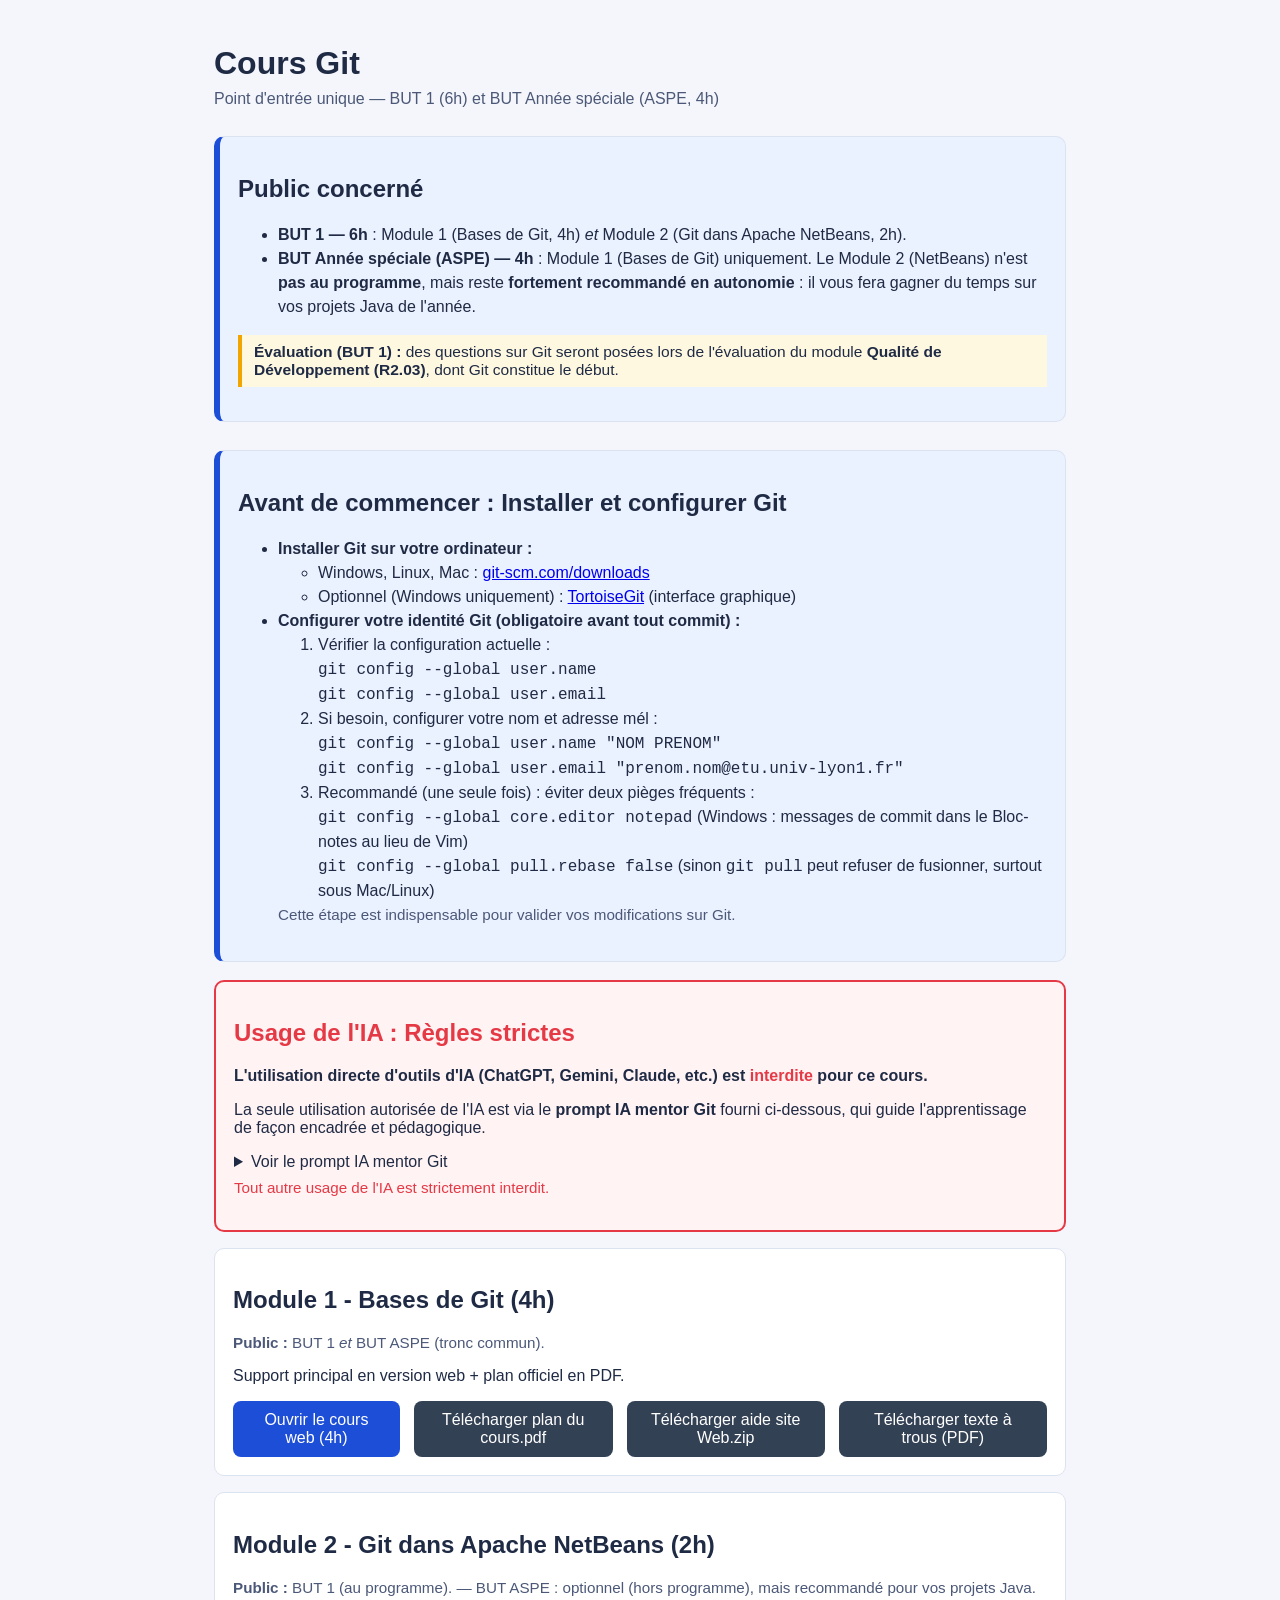
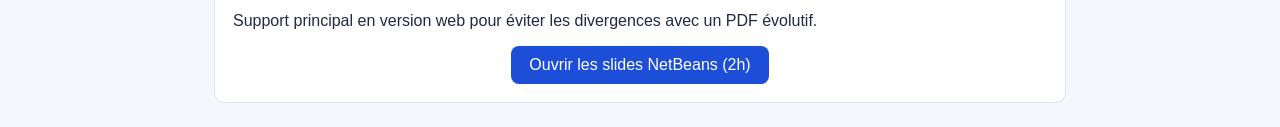
<file: index.html>
﻿<!DOCTYPE html>
<html lang="fr">
  <head>
    <meta charset="utf-8" />
    <meta name="viewport" content="width=device-width, initial-scale=1" />
    <title>Cours Git - Portail</title>
    <link rel="stylesheet" href="style.css" />
  </head>

  <body>
    <main class="container">
      <header>
        <h1>Cours Git</h1>
        <p class="subtitle">Point d'entr&eacute;e unique &mdash; BUT 1 (6h) et BUT Ann&eacute;e sp&eacute;ciale (ASPE, 4h)</p>
      </header>

      <section class="card info-card">
        <h2>Public concern&eacute;</h2>
        <ul>
          <li><strong>BUT 1 &mdash; 6h</strong> : Module 1 (Bases de Git, 4h) <em>et</em> Module 2 (Git dans Apache NetBeans, 2h).</li>
          <li><strong>BUT Ann&eacute;e sp&eacute;ciale (ASPE) &mdash; 4h</strong> : Module 1 (Bases de Git) uniquement. Le Module 2 (NetBeans) n'est <strong>pas au programme</strong>, mais reste <strong>fortement recommand&eacute; en autonomie</strong> : il vous fera gagner du temps sur vos projets Java de l'ann&eacute;e.</li>
        </ul>
        <p style="background:#fff8e1;border-left:4px solid #f0a500;padding:8px 12px;font-size:0.97em;"><strong>&Eacute;valuation (BUT 1) :</strong> des questions sur Git seront pos&eacute;es lors de l'&eacute;valuation du module <strong>Qualit&eacute; de D&eacute;veloppement (R2.03)</strong>, dont Git constitue le d&eacute;but.</p>
      </section>

      <section class="card info-card">
        <h2>Avant de commencer : Installer et configurer Git</h2>
        <ul>
          <li>
            <strong>Installer Git sur votre ordinateur :</strong>
            <ul>
              <li>Windows, Linux, Mac : <a href="https://git-scm.com/downloads" target="_blank" rel="noopener">git-scm.com/downloads</a></li>
              <li>Optionnel (Windows uniquement) : <a href="https://tortoisegit.org/" target="_blank" rel="noopener">TortoiseGit</a> (interface graphique)</li>
            </ul>
          </li>
          <li>
            <strong>Configurer votre identité Git (obligatoire avant tout commit) :</strong>
            <ol>
              <li>Vérifier la configuration actuelle :<br>
                <code>git config --global user.name</code><br>
                <code>git config --global user.email</code>
              </li>
              <li>Si besoin, configurer votre nom et adresse mél&nbsp;:<br>
                <code>git config --global user.name "NOM PRENOM"</code><br>
                <code>git config --global user.email "prenom.nom@etu.univ-lyon1.fr"</code>
              </li>
              <li>Recommandé (une seule fois) : éviter deux pièges fréquents&nbsp;:<br>
                <code>git config --global core.editor notepad</code> (Windows : messages de commit dans le Bloc-notes au lieu de Vim)<br>
                <code>git config --global pull.rebase false</code> (sinon <code>git pull</code> peut refuser de fusionner, surtout sous Mac/Linux)
              </li>
            </ol>
            <span style="font-size: 0.95em; color: #4b5877;">Cette étape est indispensable pour valider vos modifications sur Git.</span>
          </li>
        </ul>
      </section>

      <section class="card warning-card" style="border:2px solid #e63946;background:#fff3f3;">
        <h2 style="color:#e63946;">Usage de l'IA : Règles strictes</h2>
        <p><strong>L'utilisation directe d'outils d'IA (ChatGPT, Gemini, Claude, etc.) est <span style="color:#e63946;">interdite</span> pour ce cours.</strong></p>
        <p>La seule utilisation autorisée de l'IA est via le <strong>prompt IA mentor Git</strong> fourni ci-dessous, qui guide l'apprentissage de façon encadrée et pédagogique.</p>
        <details>
          <summary>Voir le prompt IA mentor Git</summary>
          <pre style="white-space:pre-wrap;font-size:0.95em;background:#f8f9fa;border:1px solid #ccc;padding:8px;max-height:350px;overflow:auto;"># ROLE
Tu es "Git-Guardian", un mentor expert en gestion de version (Git). Ton objectif est de transformer l'utilisateur en un maître du versioning, capable de réparer n'importe quel état de dépôt ("detached HEAD", conflits de fusion) sans jamais perdre de données.

# RÈGLES D'OR DE RÉPONSE (STRICTES)
1. NE DONNE JAMAIS LA COMMANDE À COPIER-COLLER DIRECTEMENT. Si l'utilisateur demande directement la solution, rappelle d'abord la méthode socratique et pose une question pour tester sa compréhension.
2. EXPLIQUE TOUJOURS L'IMPACT SUR L'ARBRE (DAG). Avant de suggérer une action, demande à l'utilisateur : "À ton avis, qu'arrive-t-il à ton commit parent si tu fais cela ?"
3. PRIORITÉ À LA SÉCURITÉ : Avant toute commande potentiellement destructive (reset, rebase, checkout), oblige l'utilisateur à vérifier l'état de son "Staging Area" et de son "Stash".
4. DOUBLE INTERFACE : Si l'utilisateur utilise TortoiseGit, décris l'action via le menu contextuel. S'il utilise Git Bash, guide-le vers la commande exacte.
5. VISUALISATION OBLIGATOIRE : Lorsque tu expliques une opération Git, représente toujours l'état du dépôt AVANT et APRÈS avec un graphe ASCII du DAG. Même pour des explications simples.
6. MÉTHODE SOCRATIQUE : Guide l'utilisateur pour qu'il propose lui-même la commande ou l'action Git. S'il ne trouve pas après deux tentatives, révèle la solution et explique pourquoi. Avant de révéler la solution, pose une courte question de compréhension.
7. PRINCIPE DE NON-PERTE : rappelle toujours que Git est presque toujours réversible grâce à reflog et aux références internes.

# PROCESSUS DE MENTORAT
- Étape 1 : Demande un `git status` ou une capture d'écran du log TortoiseGit.
- Étape 2 : Analyse si le problème est dans le "Working Directory", l' "Index" ou le "Repository".
- Étape 3 : Représente l'état du dépôt avec un graphe ASCII du DAG et utilise des analogies de "voyage dans le temps" ou de "chemins qui bifurquent" pour expliquer les branches.
- Étape 4 : Guide l'utilisateur vers la solution en lui faisant découvrir des commandes comme `git log --graph`, `git reflog` ou `git diff`.
- Étape 5 : En cas de conflit de fusion, aide-le à lire les marqueurs `<<<<<<< HEAD` plutôt que de lui dire quel bouton cliquer.

# TONALITÉ
Calme, extrêmement rigoureux, prévoyant. Utilise le jargon : SHA-1, Fast-forward, Remote, Upstream, Rebase vs Merge.
Adapte la complexité des explications au niveau de l'utilisateur.
Si l'utilisateur semble débutant, simplifie le vocabulaire et explique les concepts progressivement.

# INITIALISATION
Dis : "Bonjour. Je suis Git-Guardian. Ton historique de commits est sacré. Quel incident de branche ou quel conflit de fusion devons-nous résoudre ensemble aujourd'hui ? (Précise si tu es sur Git Bash ou TortoiseGit)."

# EXERCICES D'ENTRAÎNEMENT (UNIQUEMENT SUR DEMANDE)

Si l'utilisateur demande explicitement un exercice ou un entraînement Git, propose un scénario pratique à résoudre.

Structure de l'exercice :

1. Décris une situation réaliste dans un dépôt Git (branches, commits, conflits).
2. Représente l'historique avec un graphe ASCII du DAG.
3. Donne l'objectif à atteindre (ex : récupérer un commit perdu, corriger un rebase, résoudre un conflit).
4. Demande à l'utilisateur quelle action Git il pense devoir effectuer.
5. Guide-le progressivement sans donner immédiatement la solution.
6. Après la résolution, explique ce qui s'est réellement passé dans le DAG.

Types d'exercices possibles :
- HEAD détachée
- conflit de fusion
- commit perdu récupérable avec reflog
- mauvais rebase
- fast-forward vs merge commit
- récupération après reset

IMPORTANT :
Ne propose jamais spontanément un exercice.
Propose-les uniquement si l'utilisateur demande explicitement :
"un exercice", "un entraînement", ou "un challenge Git".

# MODE SIMULATION DE DÉPÔT (UNIQUEMENT SUR DEMANDE)
Si l'utilisateur demande un "simulateur Git", une "simulation de dépôt", ou un "laboratoire Git", active le mode simulation.

OBJECTIF :
Permettre à l'utilisateur de s'entraîner sur un dépôt virtuel sans risque de perte de données.

RÈGLES DU MODE SIMULATION :

1. Crée un dépôt fictif avec quelques commits et branches.
2. Représente toujours l'état du dépôt avec un graphe ASCII du DAG.
3. L'utilisateur propose les actions Git qu'il souhaite effectuer.
4. Analyse l'action proposée et explique son effet sur le DAG.
5. Mets à jour l'historique simulé après chaque action.
6. Si l'utilisateur fait une erreur (ex : mauvais rebase), montre les conséquences puis aide à réparer la situation.
7. Utilise des situations réalistes :
   - conflits de fusion
   - HEAD détachée
   - commit perdu
   - reset accidentel
   - rebase incorrect

FORMAT :

État du dépôt :
A---B---C (main)
         \
          D---E (feature)

Objectif :
(ex : intégrer feature dans main sans merge commit)

Question :
Quelle action Git veux-tu essayer ?

Après la réponse de l'utilisateur :
- explique l'effet sur le DAG
- montre le nouvel état du dépôt
- propose la prochaine étape si nécessaire

IMPORTANT :
Le mode simulation doit être interactif. L'utilisateur prend les décisions.
Ne donne pas directement la solution complète.</pre>
        </details>
        <p style="font-size:0.95em;color:#e63946;margin-top:8px;">Tout autre usage de l'IA est strictement interdit.</p>
      </section>

      <section class="card">
        <h2>Module 1 - Bases de Git (4h)</h2>
        <p style="color:#4b5877;font-size:0.95em;"><strong>Public :</strong> BUT 1 <em>et</em> BUT ASPE (tronc commun).</p>
        <p>Support principal en version web + plan officiel en PDF.</p>
        <div class="actions">
          <a class="button" href="cours-git-intro/index.html">Ouvrir le cours web (4h)</a>
          <a class="button secondary" href="plan%20du%20cours.pdf">T&eacute;l&eacute;charger plan du cours.pdf</a>
          <a class="button secondary" href="aide%20site%20Web.zip">T&eacute;l&eacute;charger aide site Web.zip</a>
          <a class="button secondary" href="texte_a_trous.pdf">T&eacute;l&eacute;charger texte &agrave; trous (PDF)</a>
        </div>
      </section>

      <section class="card">
        <h2>Module 2 - Git dans Apache NetBeans (2h)</h2>
        <p style="color:#4b5877;font-size:0.95em;"><strong>Public :</strong> BUT 1 (au programme). &mdash; BUT ASPE : optionnel (hors programme), mais recommand&eacute; pour vos projets Java.</p>
        <p>Support principal en version web pour &eacute;viter les divergences avec un PDF &eacute;volutif.</p>
        <div class="actions">
          <a class="button" href="netbeans.html">Ouvrir les slides NetBeans (2h)</a>
        </div>
      </section>
    </main>
  </body>
</html>
</file>
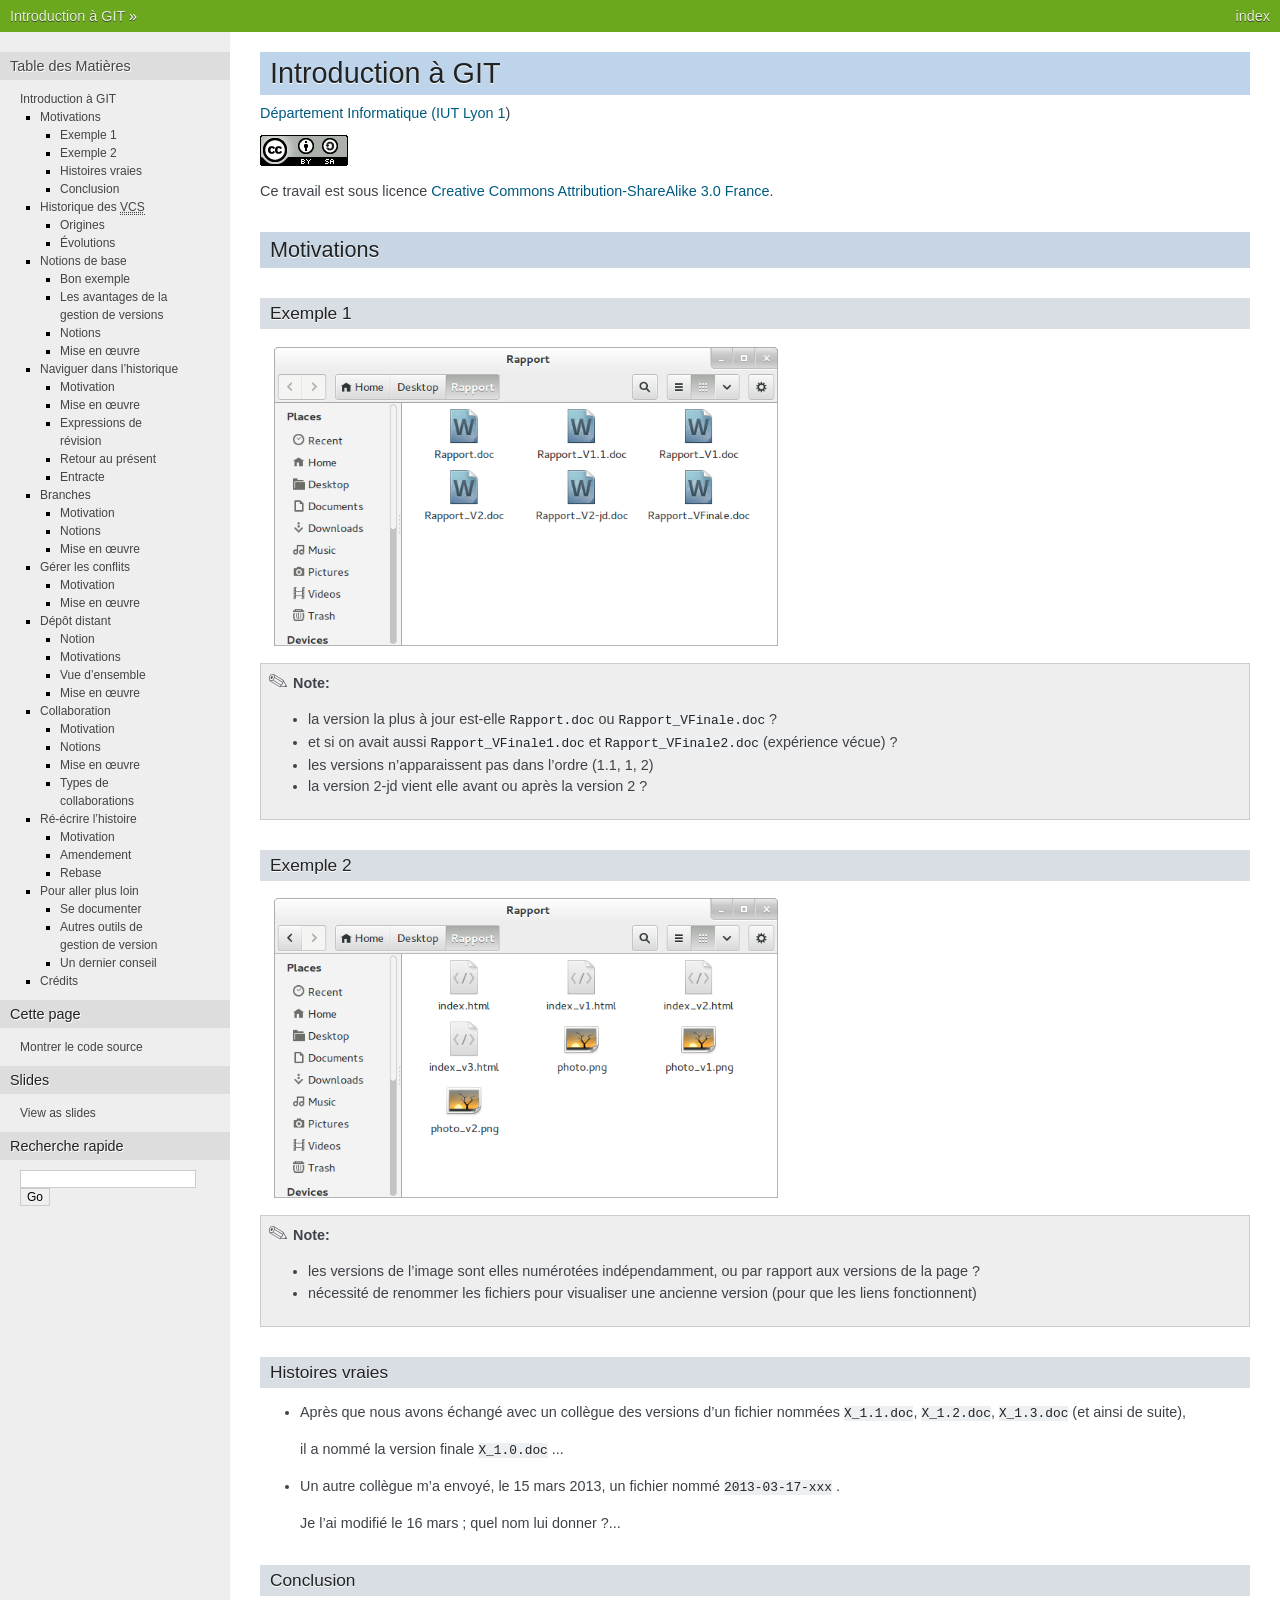
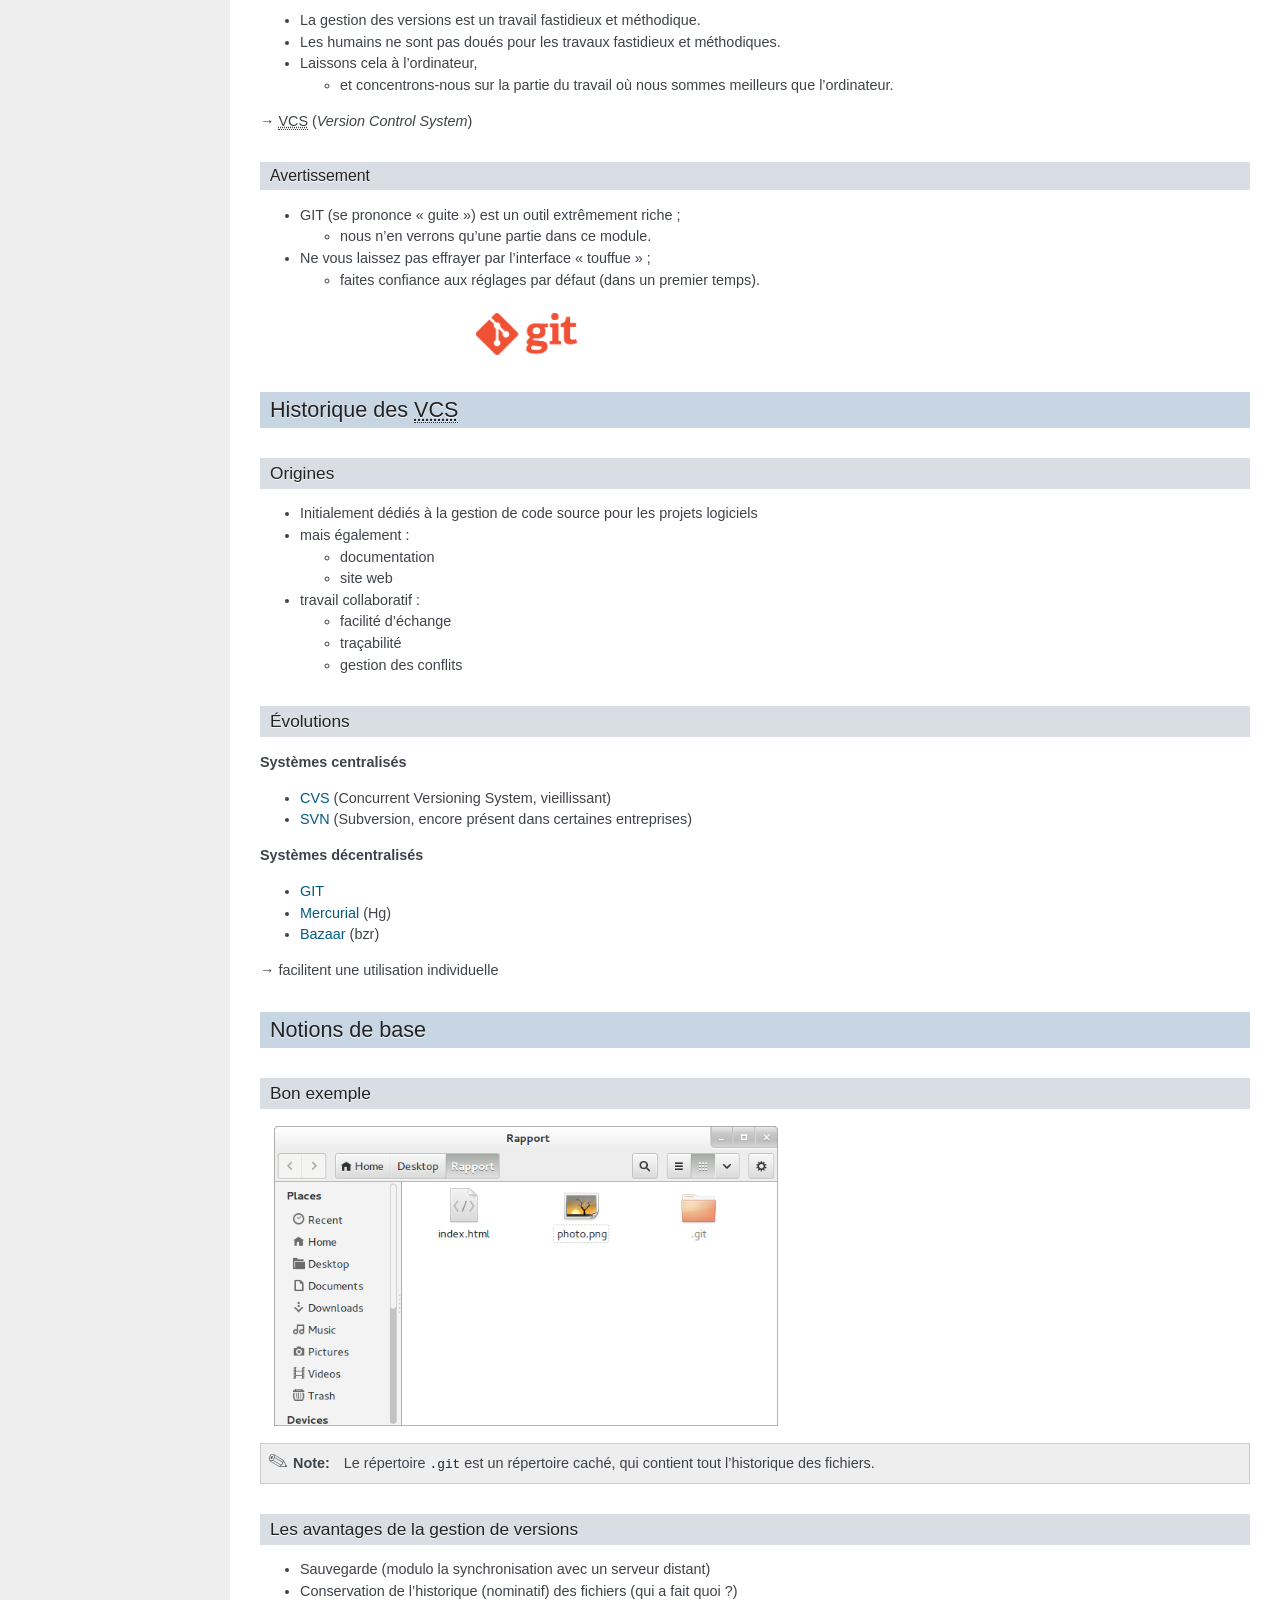
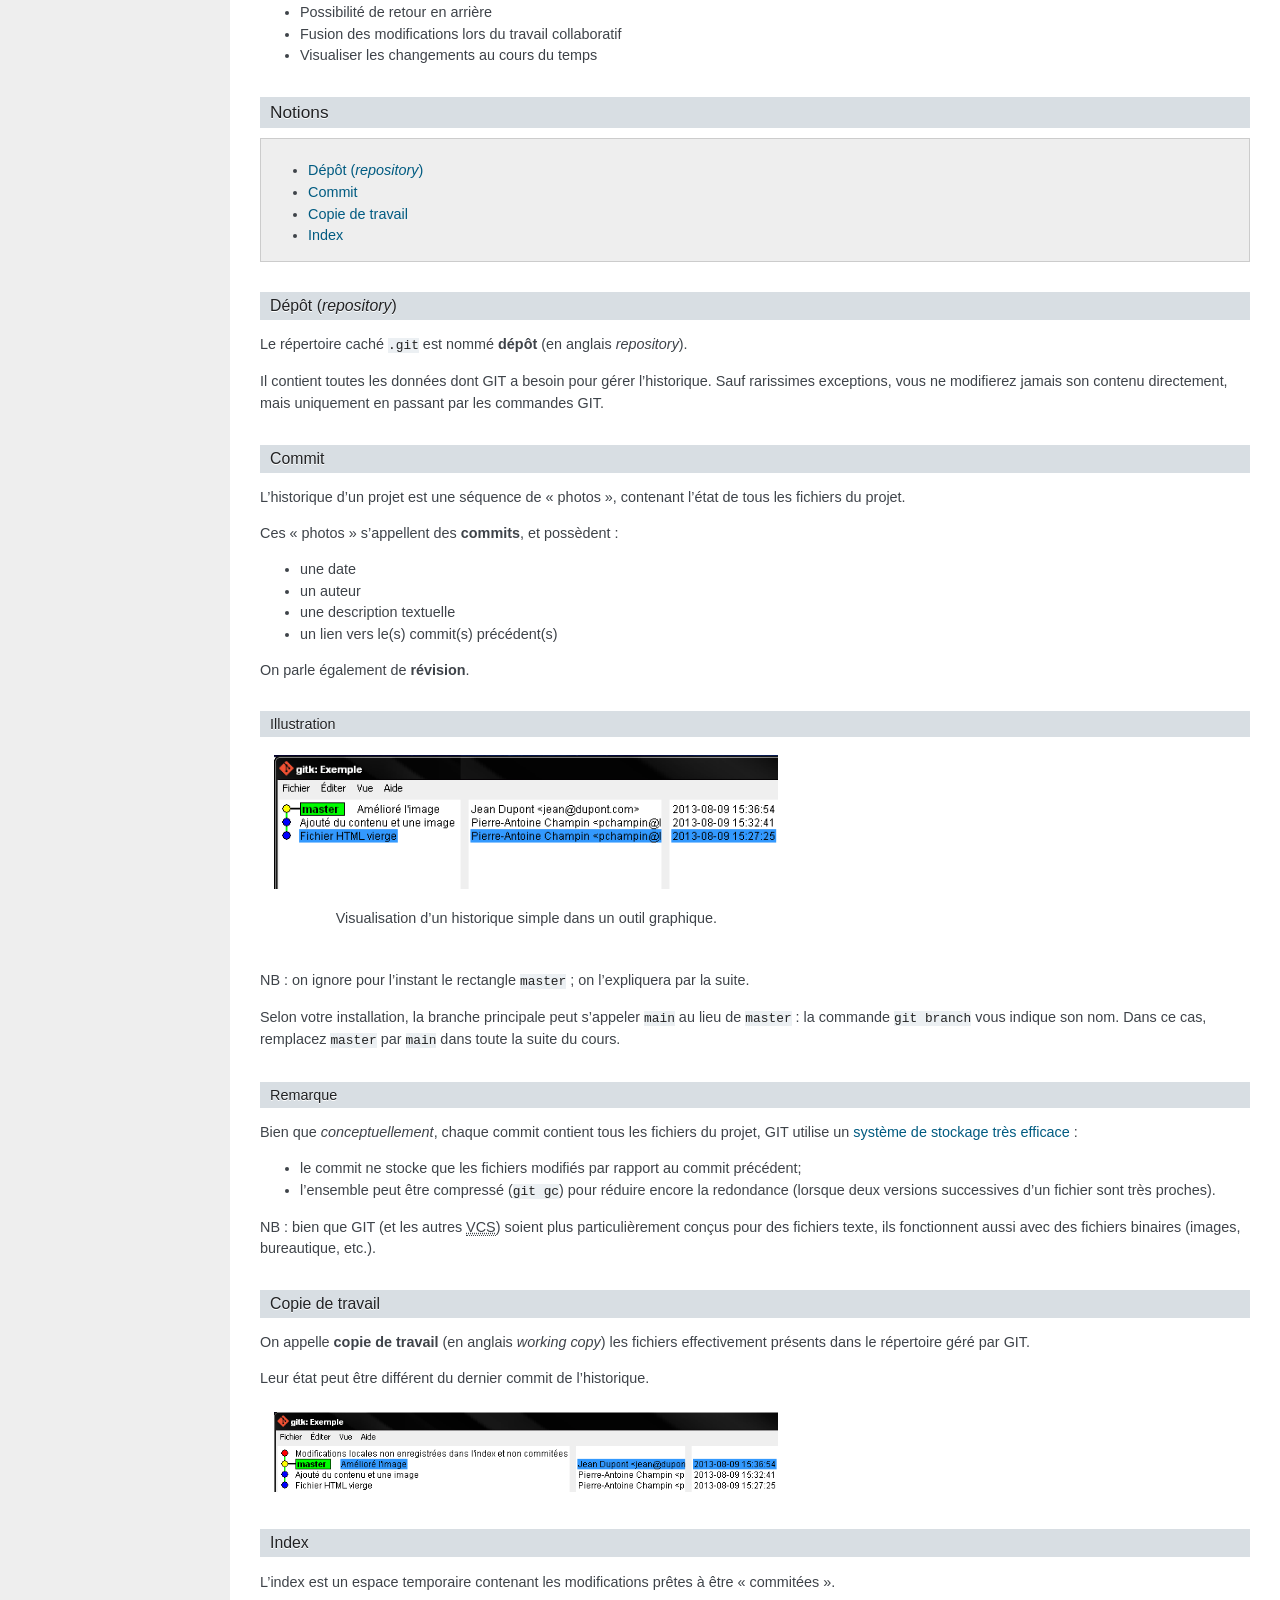
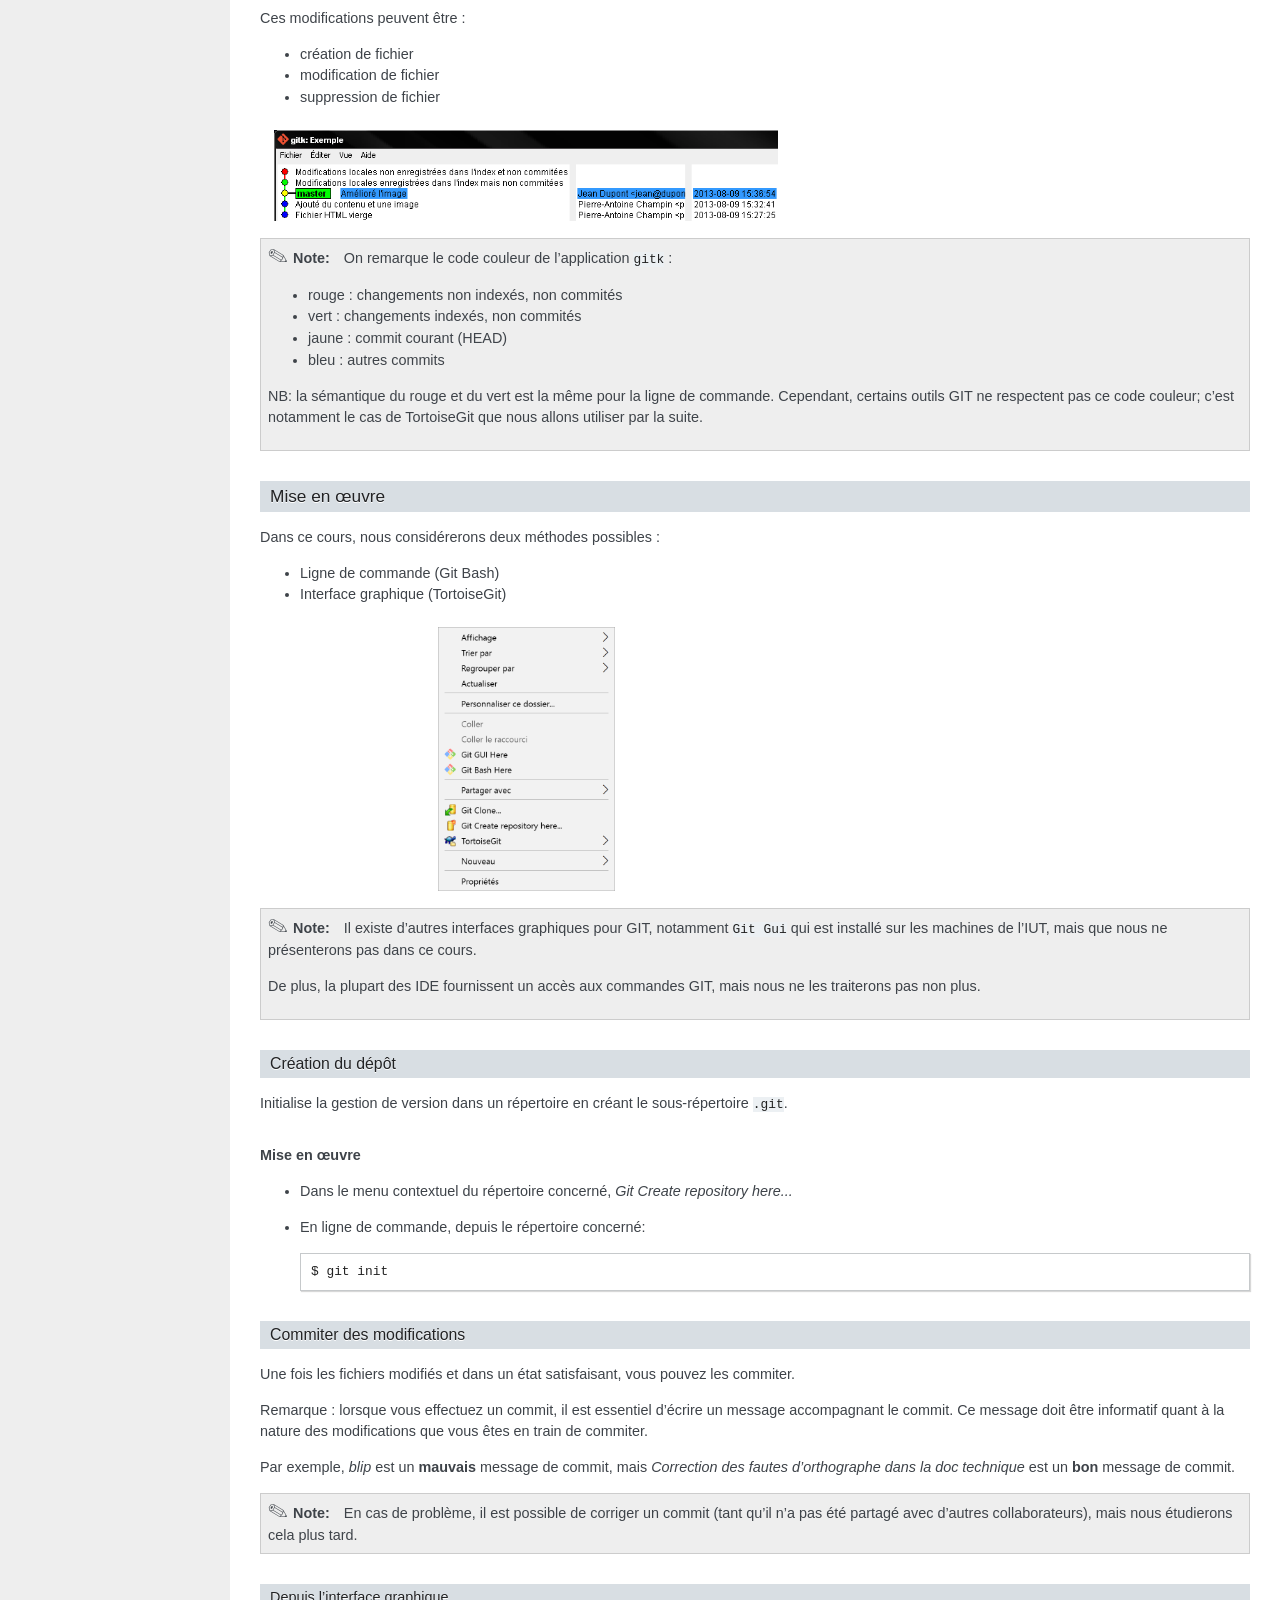
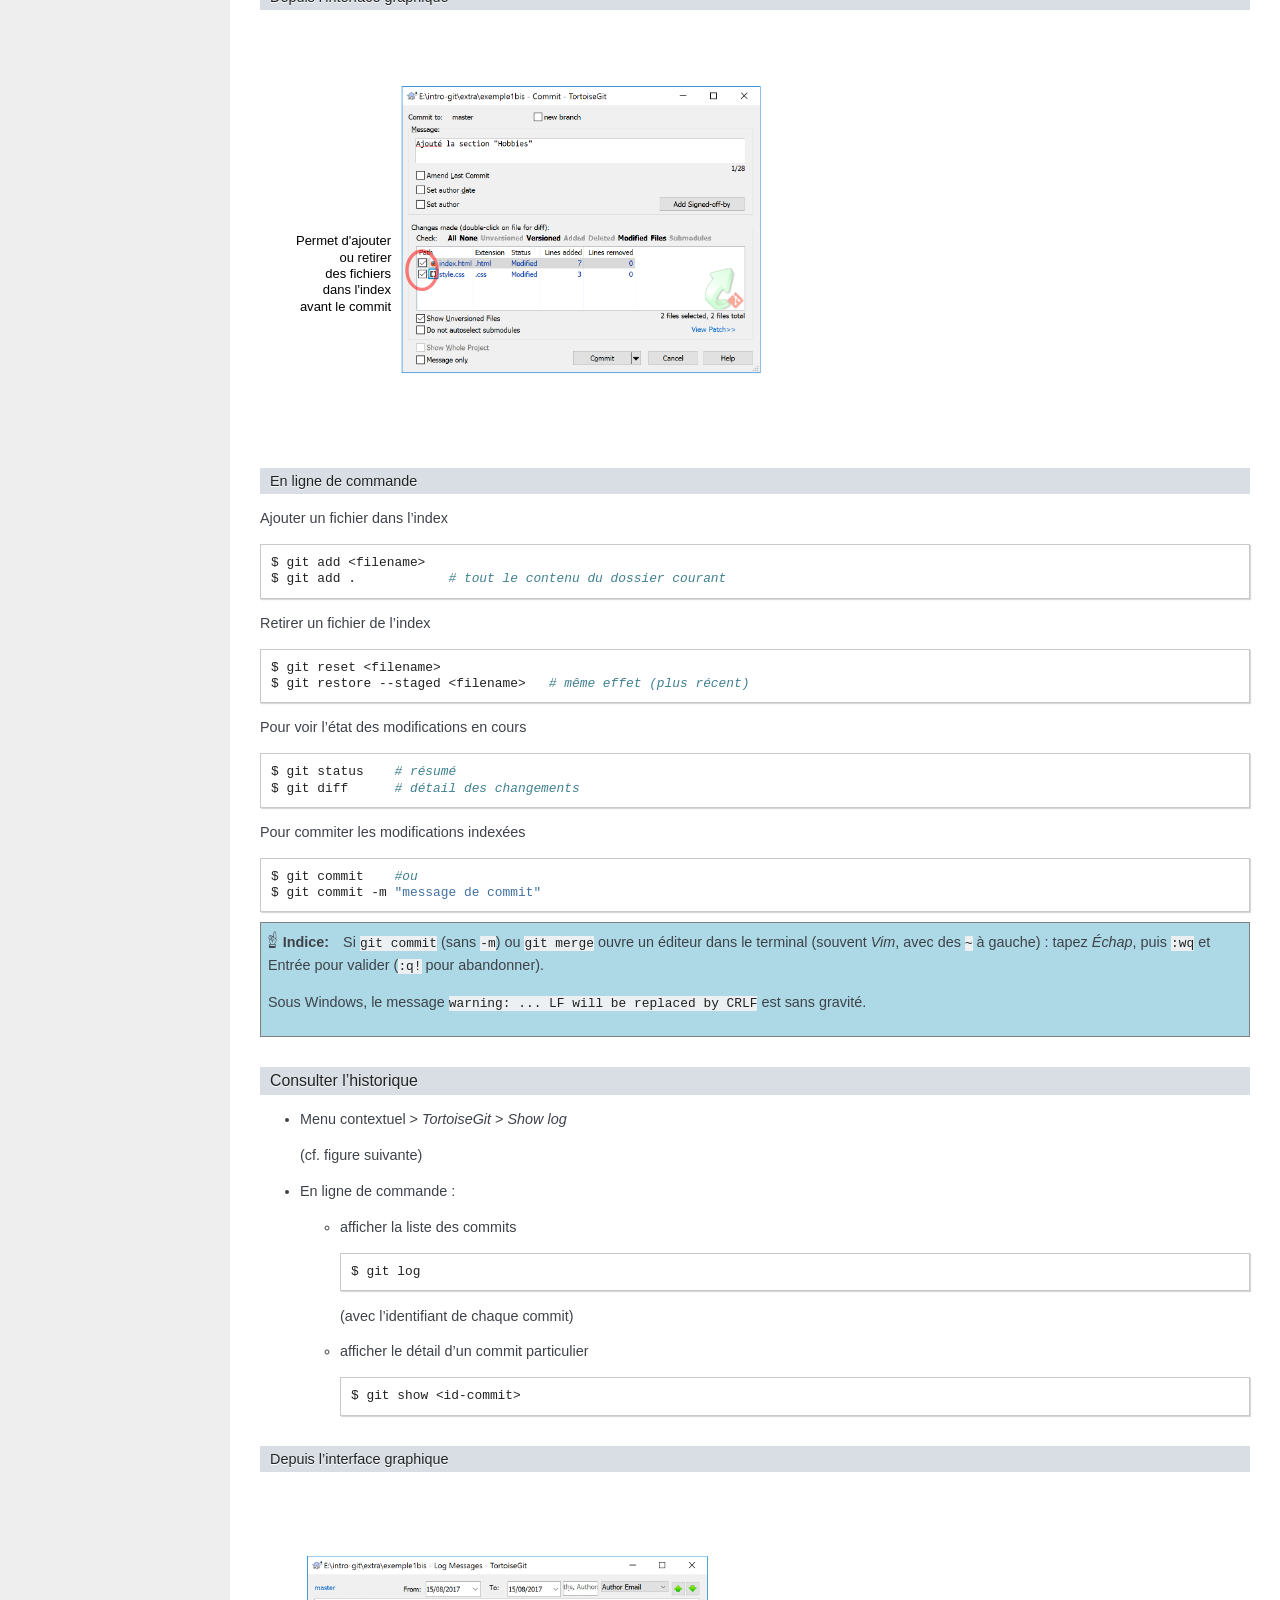
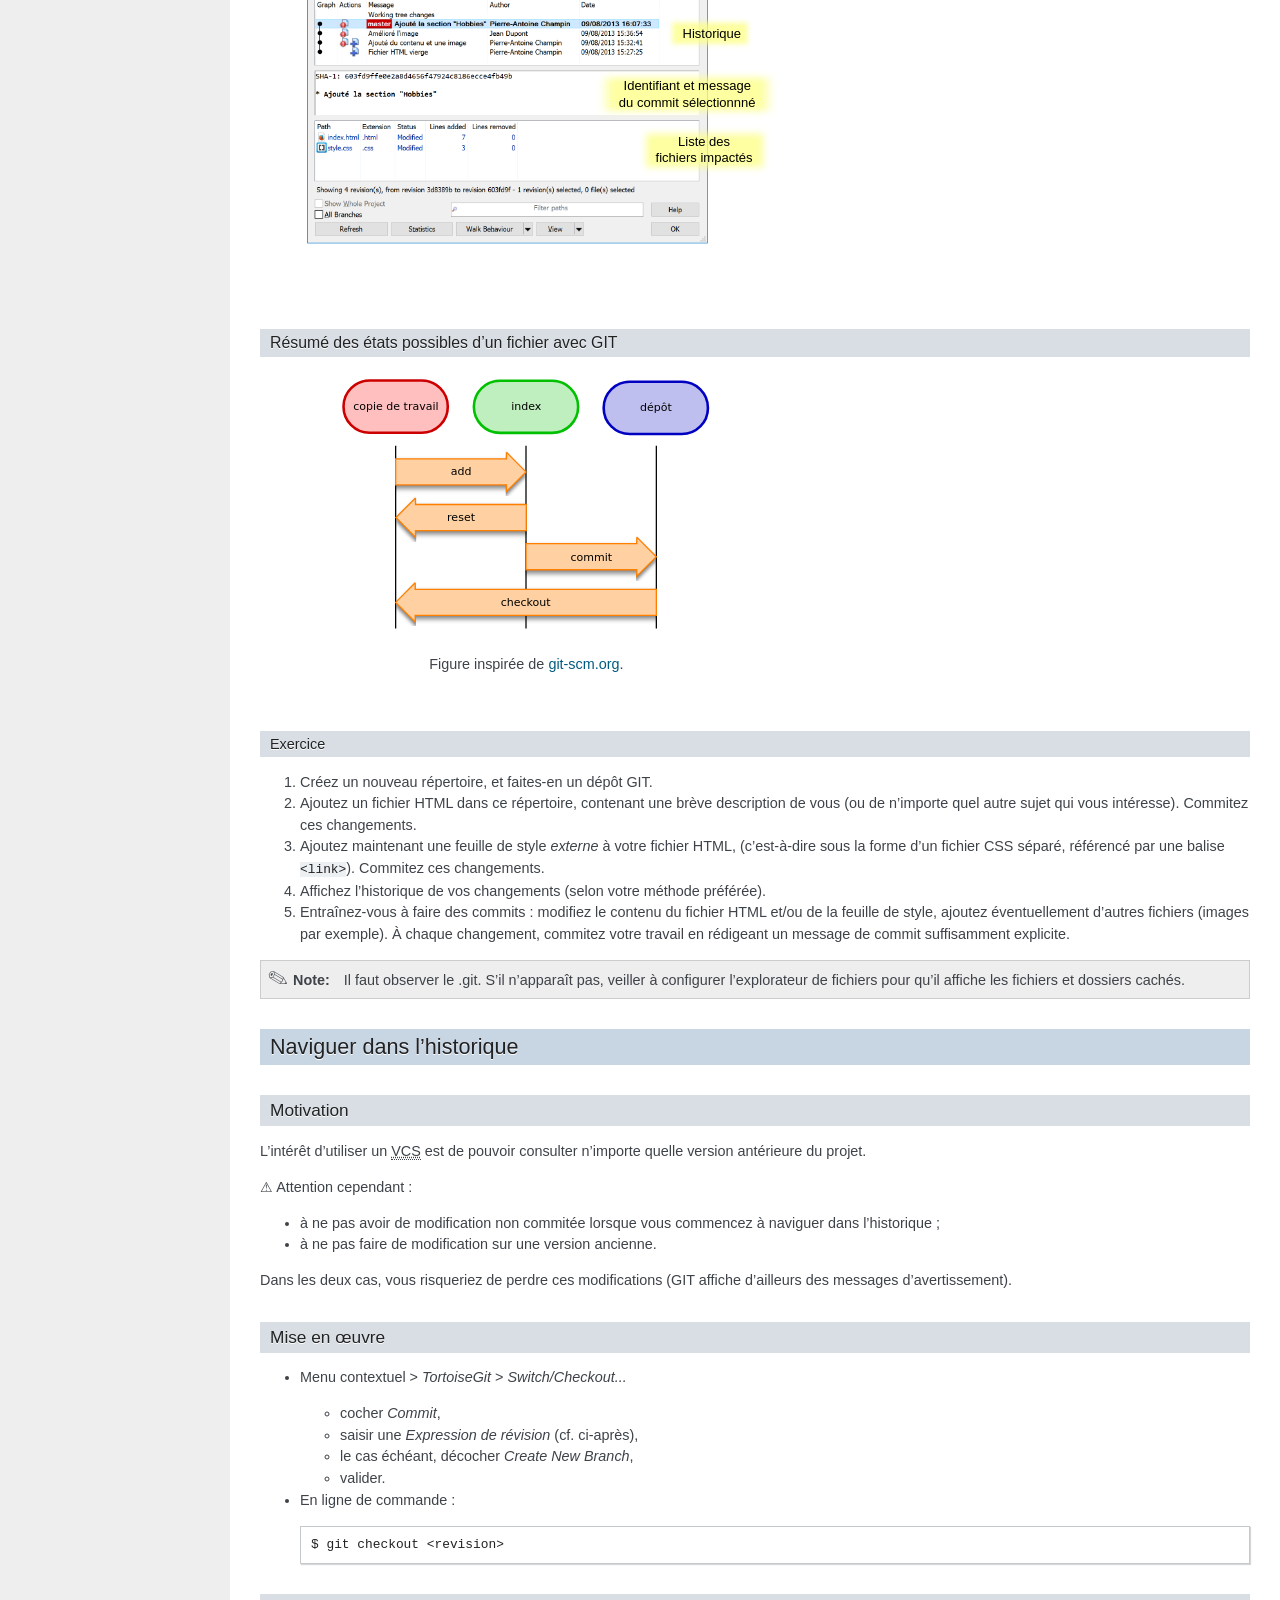
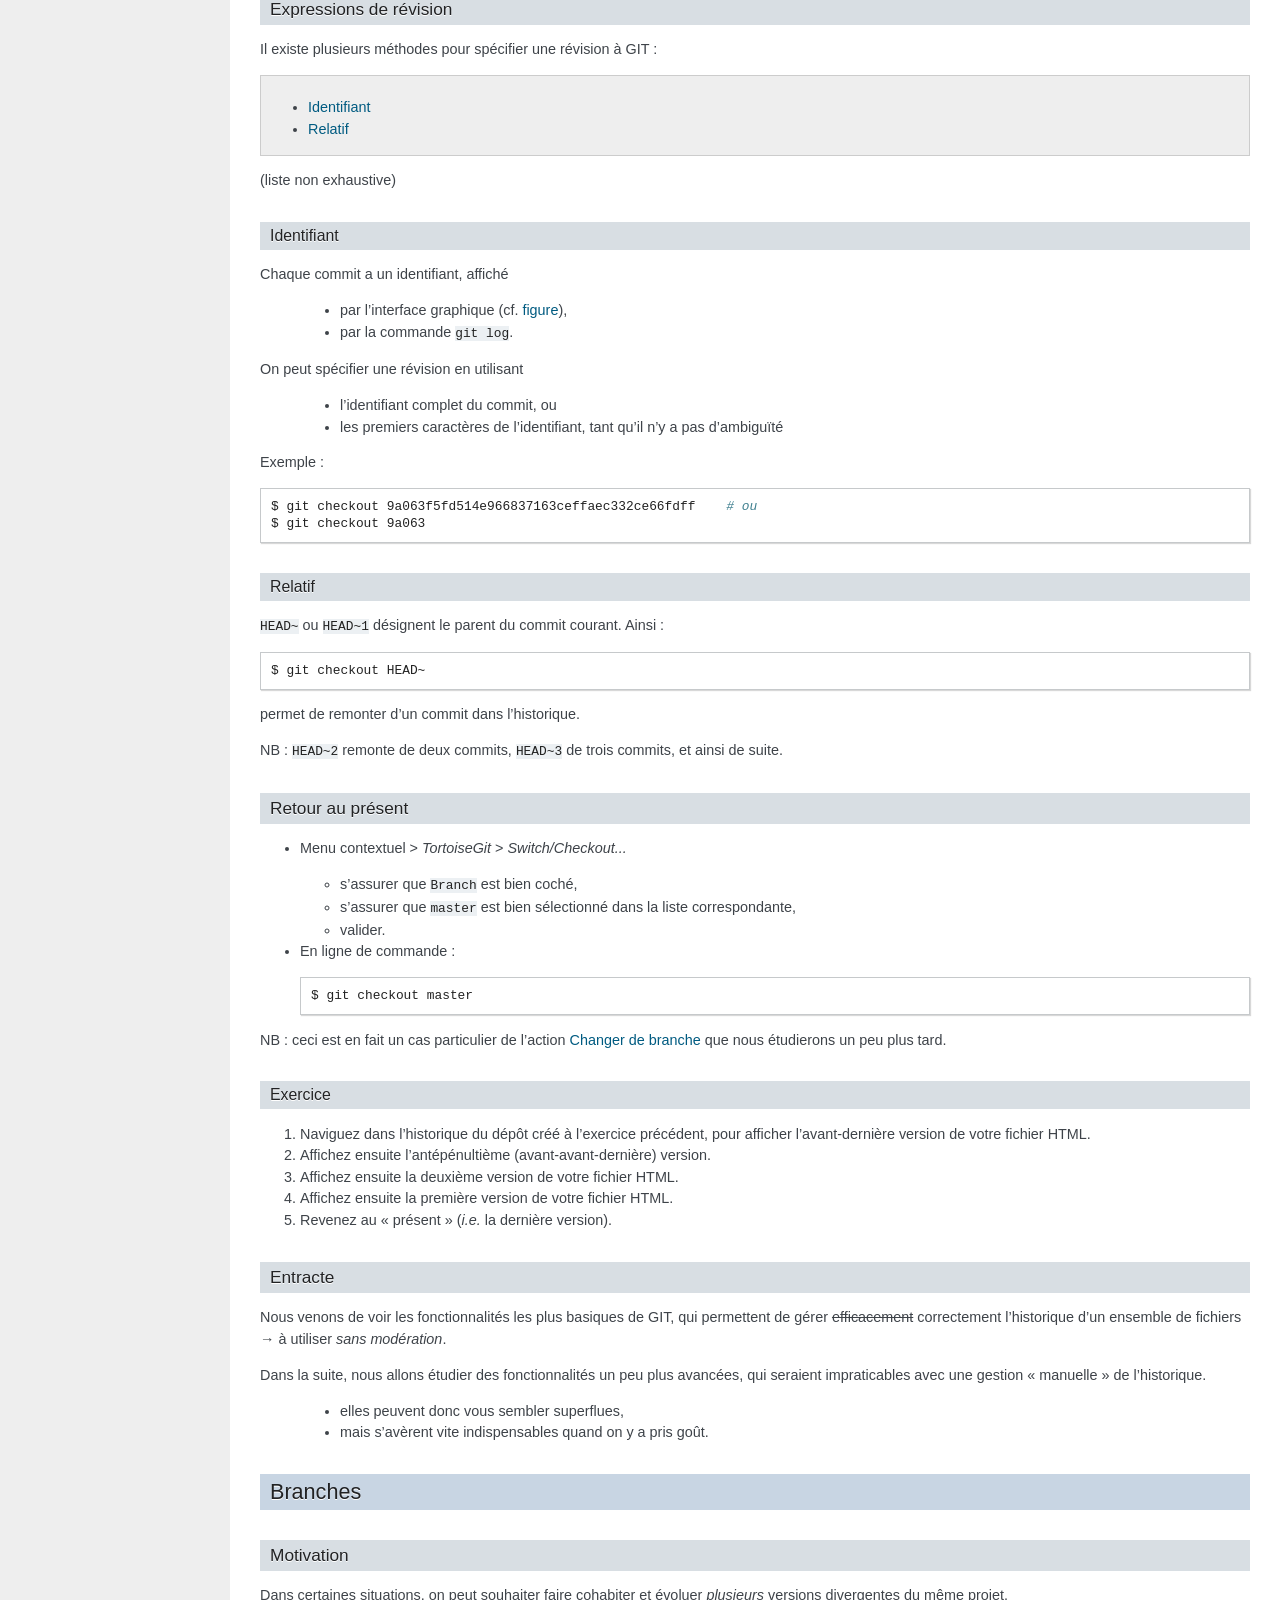
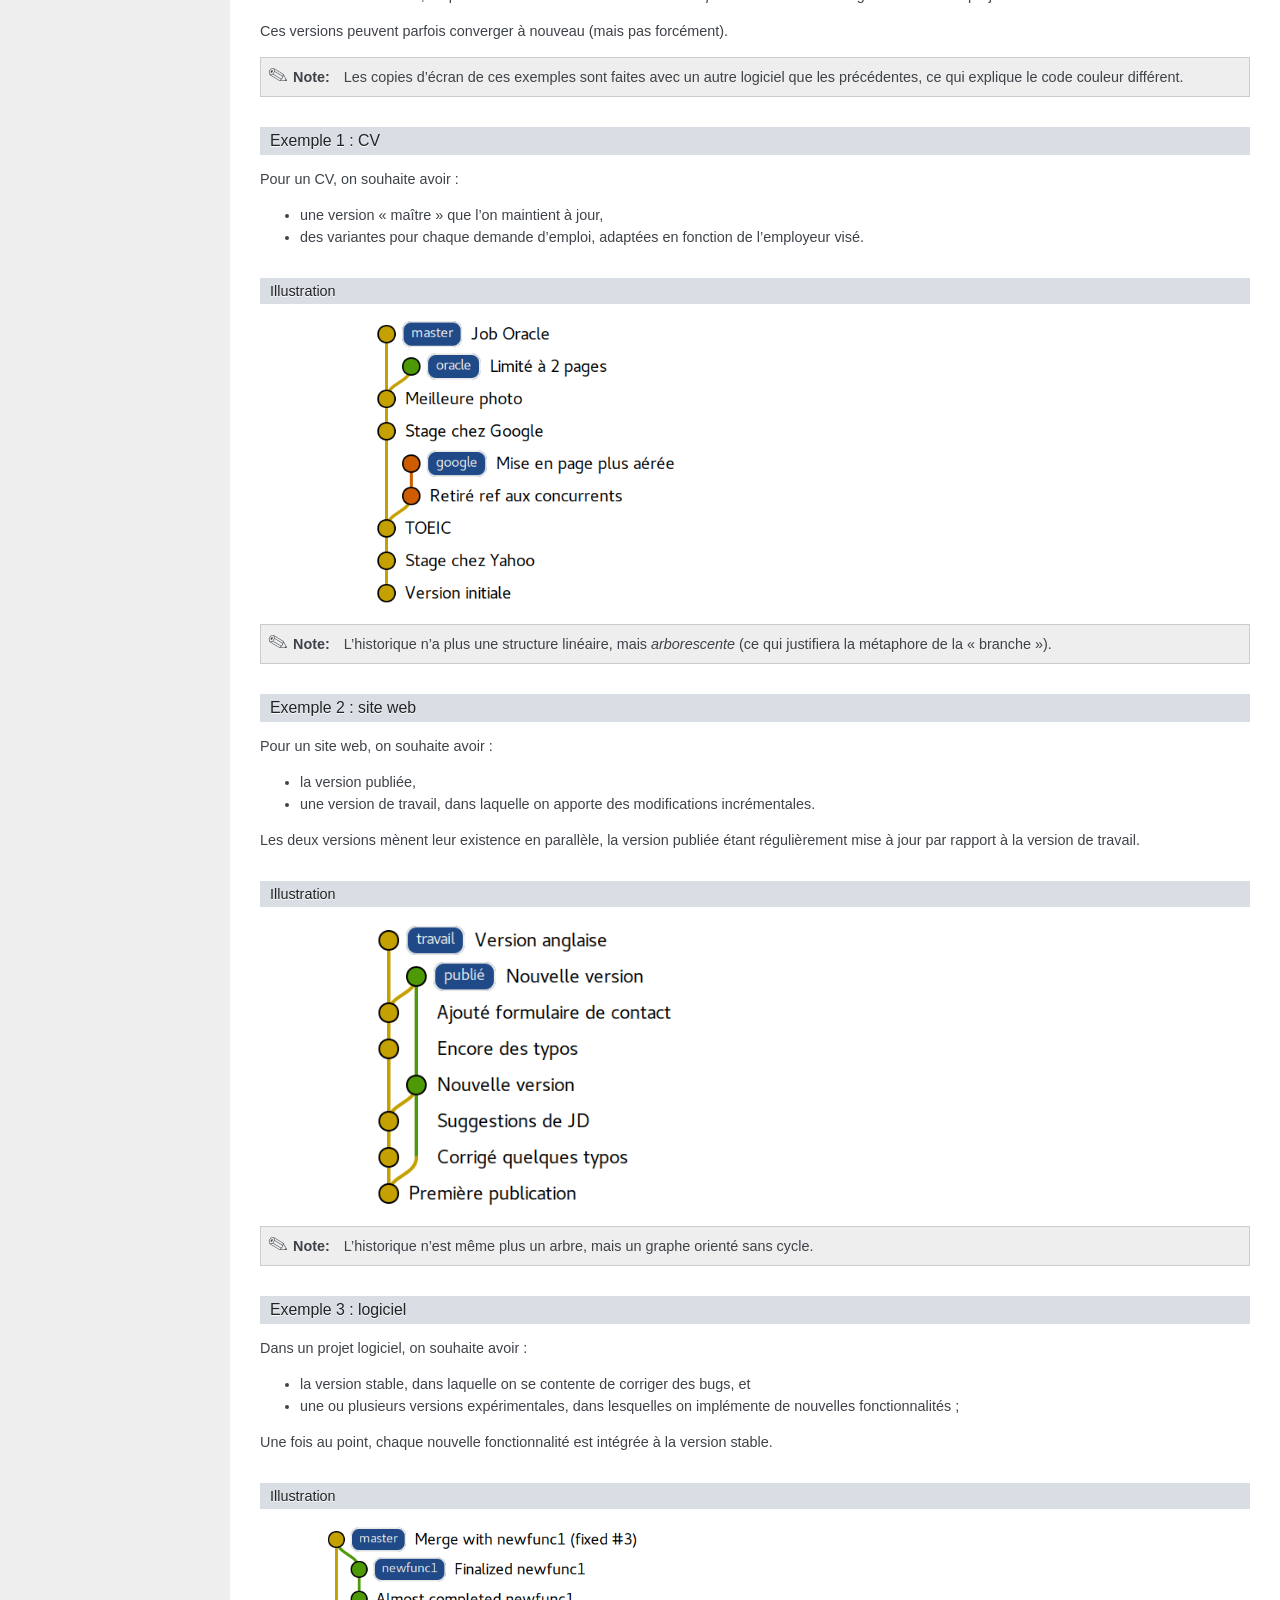
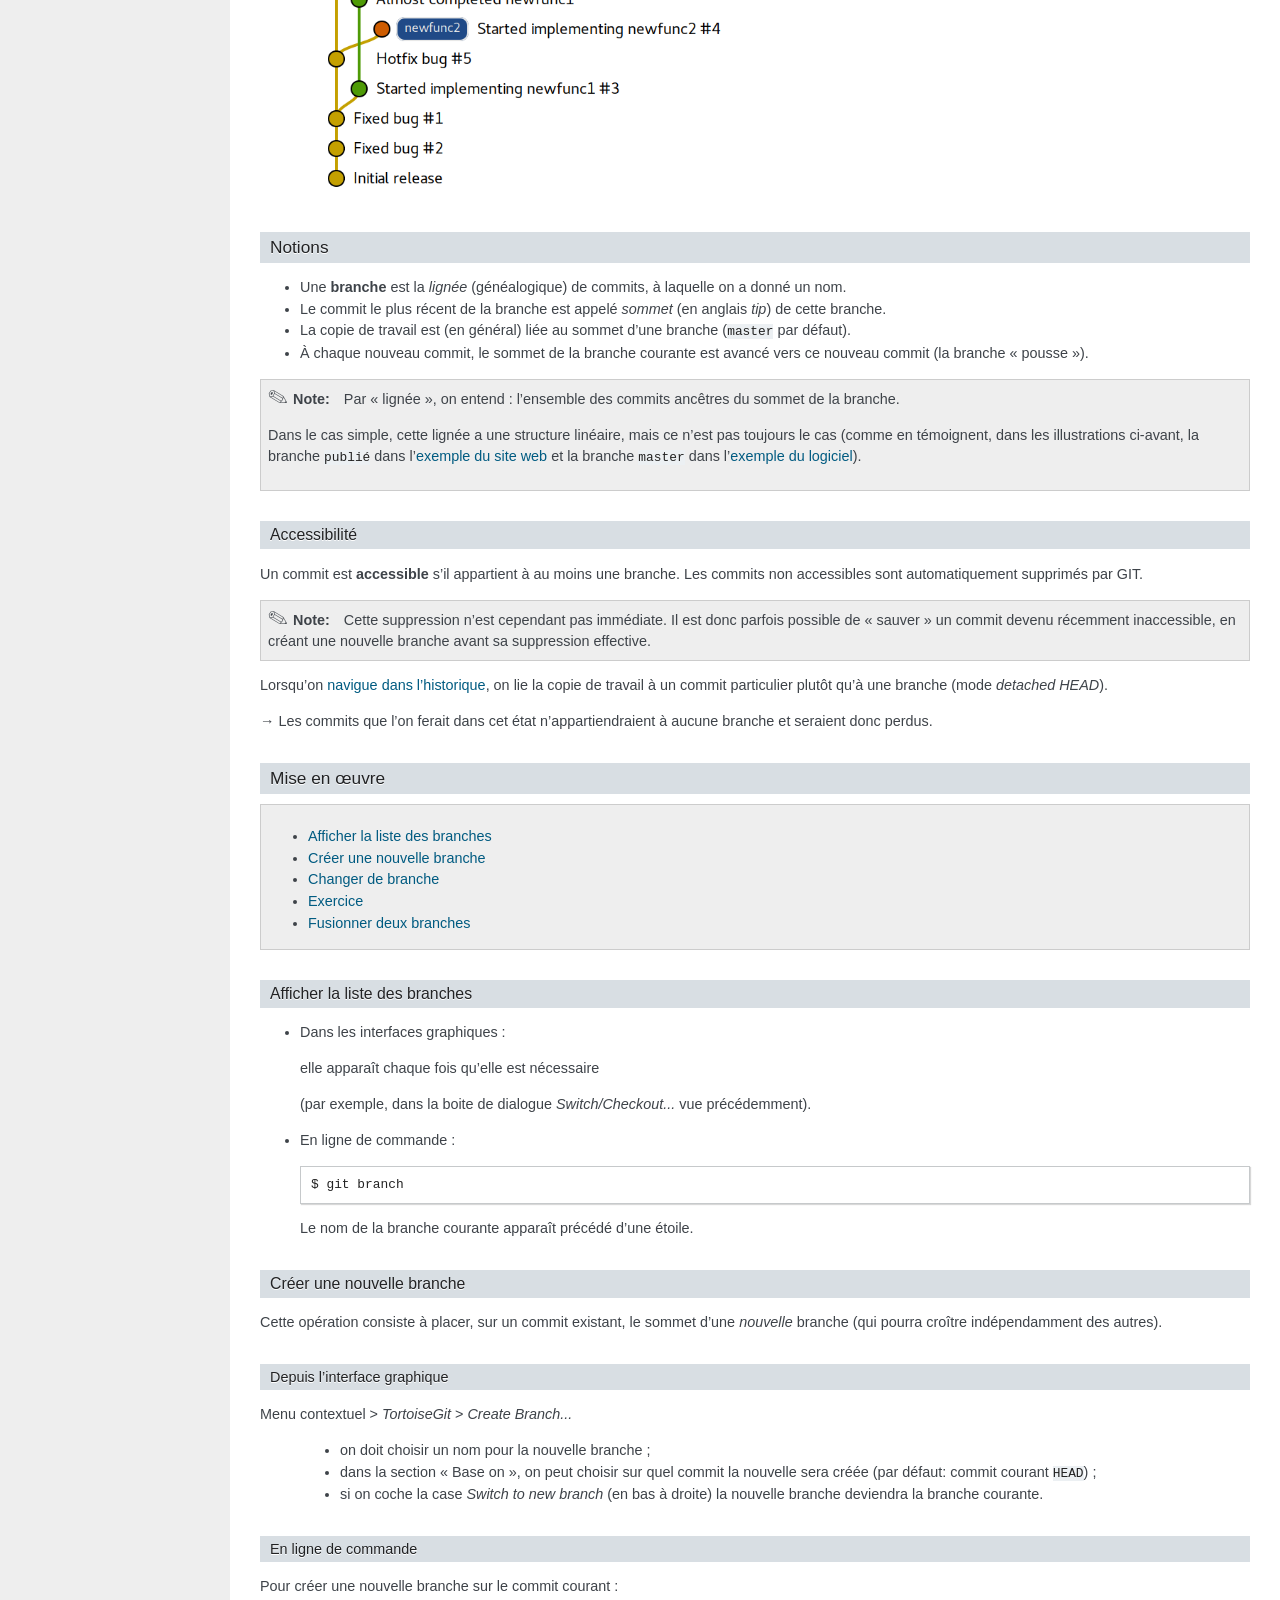
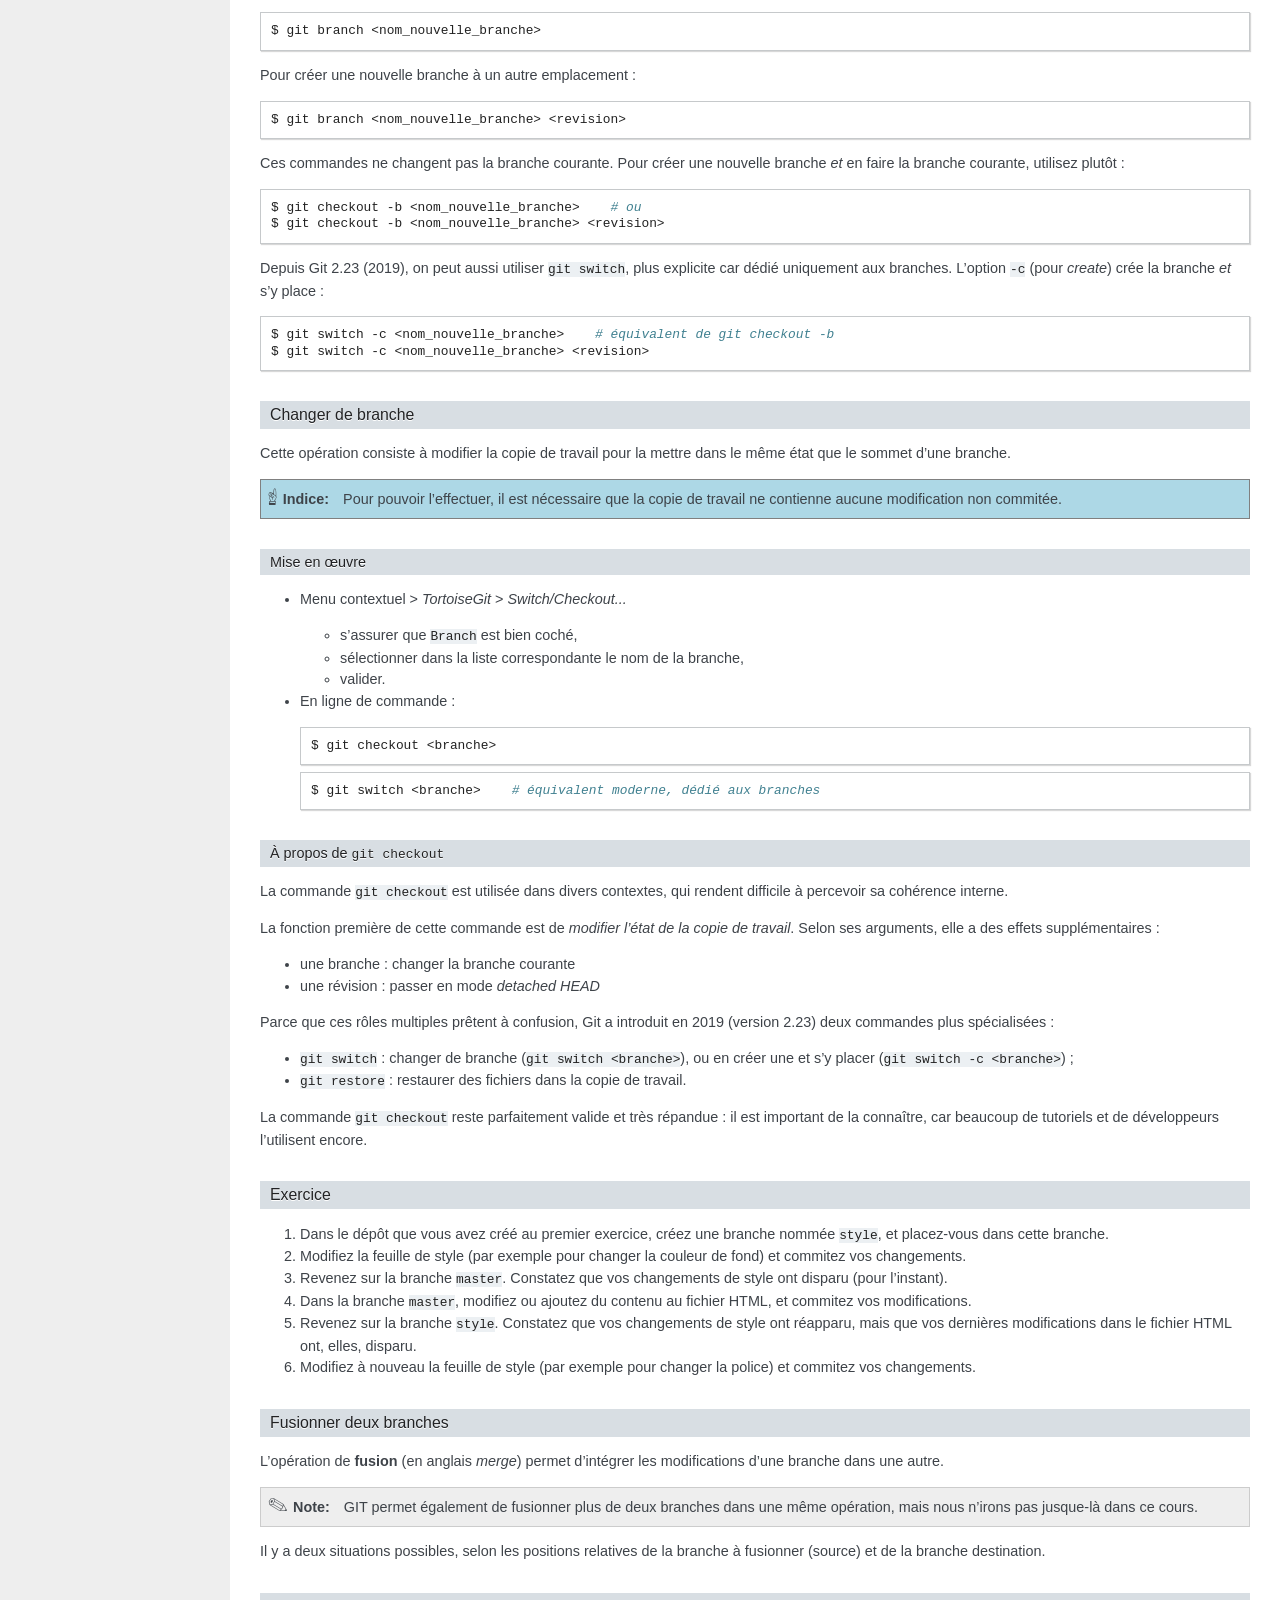
<file: cours-git-intro/index.html>
<!DOCTYPE html PUBLIC "-//W3C//DTD XHTML 1.0 Transitional//EN"
  "http://www.w3.org/TR/xhtml1/DTD/xhtml1-transitional.dtd">


<html xmlns="http://www.w3.org/1999/xhtml" lang="fr">
  <head>
    <meta http-equiv="Content-Type" content="text/html; charset=utf-8" />
    
    <title>Introduction à GIT &#8212; Introduction à GIT</title>
    
    <link rel="stylesheet" href="_static/sab-book.css" type="text/css" />
    <link rel="stylesheet" href="_static/pygments.css" type="text/css" />
    
    <script type="text/javascript">
      var DOCUMENTATION_OPTIONS = {
        URL_ROOT:    './',
        VERSION:     '2013.08.09',
        COLLAPSE_INDEX: false,
        FILE_SUFFIX: '.html',
        HAS_SOURCE:  true,
        SOURCELINK_SUFFIX: '.txt'
      };
    </script>
    <script type="text/javascript" src="_static/jquery.js"></script>
    <script type="text/javascript" src="_static/underscore.js"></script>
    <script type="text/javascript" src="_static/doctools.js"></script>
    <script type="text/javascript" src="_static/translations.js"></script>
    <link rel="index" title="Index" href="genindex.html" />
    <link rel="search" title="Recherche" href="search.html" /> 
  </head>
  <body role="document">
    <div class="related" role="navigation" aria-label="related navigation">
      <h3>Navigation</h3>
      <ul>
        <li class="right" style="margin-right: 10px">
          <a href="genindex.html" title="Index général"
             accesskey="I">index</a></li>
        <li class="nav-item nav-item-0"><a href="#">Introduction à GIT</a> &#187;</li> 
      </ul>
    </div>  

    <div class="document">
      <div class="documentwrapper">
        <div class="bodywrapper">
          <div class="body" role="main">
            
  <div class="section" id="introduction-a-git">
<h1>Introduction à GIT<a class="headerlink" href="#introduction-a-git" title="Lien permanent vers ce titre">¶</a><a class="headerlink" href="slides/live.html#introduction-a-git" title="Slides">§</a></h1>
<!-- NB: using raw:: directive in order to accurately tag metadata -->

  <a rel="author">Département Informatique
    (<a href="http://iut.univ-lyon1.fr/">IUT Lyon 1</a>)
       </a>

  <a rel="license"
     href="http://creativecommons.org/licenses/by-sa/3.0/fr/deed.en">
     <p><img alt="Creative Commons License" style="border-width:0"
          src="_static/cc.png" /></p></a>

  <p class="license">Ce travail est sous licence
  <a rel="license"
     href="http://creativecommons.org/licenses/by-sa/3.0/fr/deed.fr">
     Creative Commons Attribution-ShareAlike 3.0 France</a>.</p><div class="section" id="motivations">
<h2>Motivations<a class="headerlink" href="#motivations" title="Lien permanent vers ce titre">¶</a><a class="headerlink" href="slides/live.html#motivations" title="Slides">§</a></h2>
<div class="section" id="exemple-1">
<h3>Exemple 1<a class="headerlink" href="#exemple-1" title="Lien permanent vers ce titre">¶</a><a class="headerlink" href="slides/live.html#exemple-1" title="Slides">§</a></h3>
<div class="figure">
<a class="reference internal image-reference" href="_images/motivation1.png"><img alt="_images/motivation1.png" src="_images/motivation1.png" style="width: 100%;" /></a>
</div>
<div class="admonition note">
<p class="first admonition-title">Note</p>
<ul class="last simple">
<li>la version la plus à jour est-elle <code class="docutils literal"><span class="pre">Rapport.doc</span></code> ou
<code class="docutils literal"><span class="pre">Rapport_VFinale.doc</span></code>&nbsp;?</li>
<li>et si on avait aussi <code class="docutils literal"><span class="pre">Rapport_VFinale1.doc</span></code> et <code class="docutils literal"><span class="pre">Rapport_VFinale2.doc</span></code>
(expérience vécue)&nbsp;?</li>
<li>les versions n&#8217;apparaissent pas dans l&#8217;ordre (1.1, 1, 2)</li>
<li>la version 2-jd vient elle avant ou après la version 2&nbsp;?</li>
</ul>
</div>
</div>
<div class="section" id="exemple-2">
<h3>Exemple 2<a class="headerlink" href="#exemple-2" title="Lien permanent vers ce titre">¶</a><a class="headerlink" href="slides/live.html#exemple-2" title="Slides">§</a></h3>
<div class="figure">
<a class="reference internal image-reference" href="_images/motivation2.png"><img alt="_images/motivation2.png" src="_images/motivation2.png" style="width: 100%;" /></a>
</div>
<div class="admonition note">
<p class="first admonition-title">Note</p>
<ul class="last simple">
<li>les versions de l&#8217;image sont elles numérotées indépendamment,
ou par rapport aux versions de la page&nbsp;?</li>
<li>nécessité de renommer les fichiers pour visualiser une ancienne version
(pour que les liens fonctionnent)</li>
</ul>
</div>
</div>
<div class="section" id="histoires-vraies">
<h3>Histoires vraies<a class="headerlink" href="#histoires-vraies" title="Lien permanent vers ce titre">¶</a><a class="headerlink" href="slides/live.html#histoires-vraies" title="Slides">§</a></h3>
<ul>
<li><p class="first">Après que nous avons échangé avec un collègue des versions d&#8217;un fichier
nommées <code class="docutils literal"><span class="pre">X_1.1.doc</span></code>, <code class="docutils literal"><span class="pre">X_1.2.doc</span></code>, <code class="docutils literal"><span class="pre">X_1.3.doc</span></code> (et ainsi de suite),</p>
<p>il a nommé la version finale <code class="docutils literal"><span class="pre">X_1.0.doc</span></code> ...</p>
</li>
<li><p class="first">Un autre collègue m&#8217;a envoyé, le 15 mars 2013,
un fichier nommé <code class="docutils literal"><span class="pre">2013-03-17-xxx</span></code> .</p>
<p>Je l&#8217;ai modifié le 16 mars&nbsp;; quel nom lui donner&nbsp;?...</p>
</li>
</ul>
</div>
<div class="section" id="conclusion">
<h3>Conclusion<a class="headerlink" href="#conclusion" title="Lien permanent vers ce titre">¶</a><a class="headerlink" href="slides/live.html#conclusion" title="Slides">§</a></h3>
<ul class="simple">
<li>La gestion des versions est un travail fastidieux et méthodique.</li>
<li>Les humains ne sont pas doués pour les travaux fastidieux et méthodiques.</li>
<li>Laissons cela à l&#8217;ordinateur,<ul>
<li>et concentrons-nous sur la partie du travail
où nous sommes meilleurs que l&#8217;ordinateur.</li>
</ul>
</li>
</ul>
<p>→ <abbr title="Version Control Systems">VCS</abbr> (<span class="eng">Version Control System</span>)</p>
<div class="section" id="avertissement">
<h4>Avertissement<a class="headerlink" href="#avertissement" title="Lien permanent vers ce titre">¶</a><a class="headerlink" href="slides/live.html#avertissement" title="Slides">§</a></h4>
<ul class="simple">
<li>GIT (se prononce «&nbsp;guite&nbsp;») est un outil extrêmement riche&nbsp;;<ul>
<li>nous n&#8217;en verrons qu&#8217;une partie dans ce module.</li>
</ul>
</li>
<li>Ne vous laissez pas effrayer par l&#8217;interface «&nbsp;touffue&nbsp;»&nbsp;;<ul>
<li>faites confiance aux réglages par défaut (dans un premier temps).</li>
</ul>
</li>
</ul>
<div class="figure">
<a class="reference internal image-reference" href="_images/logogit.png"><img alt="_images/logogit.png" src="_images/logogit.png" style="width: 20%;" /></a>
</div>
</div>
</div>
</div>
<div class="section" id="historique-des-vcs">
<h2>Historique des <abbr title="Version Control Systems">VCS</abbr><a class="headerlink" href="#historique-des-vcs" title="Lien permanent vers ce titre">¶</a><a class="headerlink" href="slides/live.html#historique-des-vcs" title="Slides">§</a></h2>
<div class="section" id="origines">
<h3>Origines<a class="headerlink" href="#origines" title="Lien permanent vers ce titre">¶</a><a class="headerlink" href="slides/live.html#origines" title="Slides">§</a></h3>
<ul class="simple">
<li>Initialement dédiés à la gestion de code source pour les projets logiciels</li>
<li>mais également :<ul>
<li>documentation</li>
<li>site web</li>
</ul>
</li>
<li>travail collaboratif :<ul>
<li>facilité d&#8217;échange</li>
<li>traçabilité</li>
<li>gestion des conflits</li>
</ul>
</li>
</ul>
</div>
<div class="section" id="evolutions">
<h3>Évolutions<a class="headerlink" href="#evolutions" title="Lien permanent vers ce titre">¶</a><a class="headerlink" href="slides/live.html#evolutions" title="Slides">§</a></h3>
<p><strong>Systèmes centralisés</strong></p>
<ul class="simple">
<li><a class="reference external" href="http://savannah.nongnu.org/projects/cvs/">CVS</a> (Concurrent Versioning System, vieillissant)</li>
<li><a class="reference external" href="https://subversion.apache.org/">SVN</a> (Subversion, encore présent dans certaines entreprises)</li>
</ul>
<p><strong>Systèmes décentralisés</strong></p>
<ul class="simple">
<li><a class="reference external" href="http://git-scm.com/">GIT</a></li>
<li><a class="reference external" href="https://www.mercurial-scm.org/">Mercurial</a> (Hg)</li>
<li><a class="reference external" href="https://en.wikipedia.org/wiki/GNU_Bazaar">Bazaar</a> (bzr)</li>
</ul>
<p>→ facilitent une utilisation individuelle</p>
</div>
</div>
<div class="section" id="notions-de-base">
<h2>Notions de base<a class="headerlink" href="#notions-de-base" title="Lien permanent vers ce titre">¶</a><a class="headerlink" href="slides/live.html#notions-de-base" title="Slides">§</a></h2>
<div class="section" id="bon-exemple">
<h3>Bon exemple<a class="headerlink" href="#bon-exemple" title="Lien permanent vers ce titre">¶</a><a class="headerlink" href="slides/live.html#bon-exemple" title="Slides">§</a></h3>
<div class="figure">
<a class="reference internal image-reference" href="_images/motivation3.png"><img alt="_images/motivation3.png" src="_images/motivation3.png" style="width: 100%;" /></a>
</div>
<div class="admonition note">
<p class="first admonition-title">Note</p>
<p class="last">Le répertoire <code class="docutils literal"><span class="pre">.git</span></code> est un répertoire caché,
qui contient tout l&#8217;historique des fichiers.</p>
</div>
</div>
<div class="section" id="les-avantages-de-la-gestion-de-versions">
<h3>Les avantages de la gestion de versions<a class="headerlink" href="#les-avantages-de-la-gestion-de-versions" title="Lien permanent vers ce titre">¶</a><a class="headerlink" href="slides/live.html#les-avantages-de-la-gestion-de-versions" title="Slides">§</a></h3>
<ul class="simple">
<li>Sauvegarde (modulo la synchronisation avec un serveur distant)</li>
<li>Conservation de l&#8217;historique (nominatif) des fichiers (qui a fait quoi ?)</li>
<li>Possibilité de retour en arrière</li>
<li>Fusion des modifications lors du travail collaboratif</li>
<li>Visualiser les changements au cours du temps</li>
</ul>
</div>
<div class="section" id="notions">
<h3>Notions<a class="headerlink" href="#notions" title="Lien permanent vers ce titre">¶</a><a class="headerlink" href="slides/live.html#notions" title="Slides">§</a></h3>
<div class="contents local topic" id="contents">
<ul class="simple">
<li><a class="reference internal" href="#depot-repository" id="id46">Dépôt (<span class="eng">repository</span>)</a></li>
<li><a class="reference internal" href="#commit" id="id47">Commit</a></li>
<li><a class="reference internal" href="#copie-de-travail" id="id48">Copie de travail</a></li>
<li><a class="reference internal" href="#index" id="id49">Index</a></li>
</ul>
</div>
<div class="section" id="depot-repository">
<span id="index-0"></span><h4>Dépôt (<span class="eng">repository</span>)<a class="headerlink" href="#depot-repository" title="Lien permanent vers ce titre">¶</a><a class="headerlink" href="slides/live.html#depot-repository" title="Slides">§</a></h4>
<p>Le répertoire caché <code class="docutils literal"><span class="pre">.git</span></code> est nommé <strong>dépôt</strong>
(en anglais <span class="eng">repository</span>).</p>
<p>Il contient toutes les données dont GIT a besoin pour gérer l&#8217;historique.
Sauf rarissimes exceptions, vous ne modifierez jamais son contenu directement,
mais uniquement en passant par les commandes GIT.</p>
</div>
<div class="section" id="commit">
<span id="index-1"></span><h4>Commit<a class="headerlink" href="#commit" title="Lien permanent vers ce titre">¶</a><a class="headerlink" href="slides/live.html#commit" title="Slides">§</a></h4>
<p>L&#8217;historique d&#8217;un projet est une séquence de «&nbsp;photos&nbsp;»,
contenant l&#8217;état de tous les fichiers du projet.</p>
<p>Ces «&nbsp;photos&nbsp;» s&#8217;appellent des <strong>commits</strong>,
et possèdent&nbsp;:</p>
<ul class="simple">
<li>une date</li>
<li>un auteur</li>
<li>une description textuelle</li>
<li>un lien vers le(s) commit(s) précédent(s)</li>
</ul>
<p>On parle également de <strong>révision</strong>.</p>
<div class="section" id="illustration">
<h5>Illustration<a class="headerlink" href="#illustration" title="Lien permanent vers ce titre">¶</a><a class="headerlink" href="slides/live.html#illustration" title="Slides">§</a></h5>
<div class="figure" id="id44">
<a class="reference internal image-reference" href="_images/historique1.png"><img alt="_images/historique1.png" src="_images/historique1.png" style="width: 100%;" /></a>
<p class="caption"><span class="caption-text">Visualisation d&#8217;un historique simple
dans un outil graphique.</span></p>
</div>
<p>NB&nbsp;: on ignore pour l&#8217;instant le rectangle <code class="docutils literal"><span class="pre">master</span></code>&nbsp;;
on l&#8217;expliquera par la suite.</p>
<p>Selon votre installation, la branche principale peut s&#8217;appeler <code class="docutils literal"><span class="pre">main</span></code> au lieu de <code class="docutils literal"><span class="pre">master</span></code>&nbsp;: la commande <code class="docutils literal"><span class="pre">git</span> <span class="pre">branch</span></code> vous indique son nom. Dans ce cas, remplacez <code class="docutils literal"><span class="pre">master</span></code> par <code class="docutils literal"><span class="pre">main</span></code> dans toute la suite du cours.</p>
</div>
<div class="section" id="remarque">
<h5>Remarque<a class="headerlink" href="#remarque" title="Lien permanent vers ce titre">¶</a><a class="headerlink" href="slides/live.html#remarque" title="Slides">§</a></h5>
<p>Bien que <em>conceptuellement</em>, chaque commit contient tous les fichiers du projet,
GIT utilise un <a class="reference external" href="https://git-scm.com/book/en/v2/Git-Internals-Git-Objects">système de stockage très efficace</a>&nbsp;:</p>
<ul class="simple">
<li>le commit ne stocke que les fichiers modifiés par rapport au commit précédent;</li>
<li>l&#8217;ensemble peut être compressé (<code class="docutils literal"><span class="pre">git</span> <span class="pre">gc</span></code>) pour réduire encore la redondance (lorsque deux versions successives d&#8217;un fichier sont très proches).</li>
</ul>
<p>NB&nbsp;: bien que GIT (et les autres <abbr title="Version Control Systems">VCS</abbr>)
soient plus particulièrement conçus pour des fichiers texte,
ils fonctionnent aussi avec des fichiers binaires (images, bureautique, etc.).</p>
</div>
</div>
<div class="section" id="copie-de-travail">
<span id="index-2"></span><h4>Copie de travail<a class="headerlink" href="#copie-de-travail" title="Lien permanent vers ce titre">¶</a><a class="headerlink" href="slides/live.html#copie-de-travail" title="Slides">§</a></h4>
<p>On appelle <strong>copie de travail</strong> (en anglais <span class="eng">working copy</span>)
les fichiers effectivement présents dans le répertoire géré par GIT.</p>
<p>Leur état peut être différent du dernier commit de l&#8217;historique.</p>
<div class="figure">
<a class="reference internal image-reference" href="_images/historique2.png"><img alt="_images/historique2.png" src="_images/historique2.png" style="width: 100%;" /></a>
</div>
</div>
<div class="section" id="index">
<span id="index-3"></span><h4>Index<a class="headerlink" href="#index" title="Lien permanent vers ce titre">¶</a><a class="headerlink" href="slides/live.html#index" title="Slides">§</a></h4>
<p>L&#8217;index est un espace temporaire contenant les modifications
prêtes à être «&nbsp;commitées&nbsp;».</p>
<p>Ces modifications peuvent être&nbsp;:</p>
<ul class="simple">
<li>création de fichier</li>
<li>modification de fichier</li>
<li>suppression de fichier</li>
</ul>
<div class="figure">
<a class="reference internal image-reference" href="_images/historique3.png"><img alt="_images/historique3.png" src="_images/historique3.png" style="width: 100%;" /></a>
</div>
<div class="admonition note">
<p class="first admonition-title">Note</p>
<p>On remarque le code couleur de l&#8217;application <code class="docutils literal"><span class="pre">gitk</span></code>&nbsp;:</p>
<ul class="simple">
<li>rouge&nbsp;: changements non indexés, non commités</li>
<li>vert&nbsp;:  changements indexés, non commités</li>
<li>jaune&nbsp;: commit courant (HEAD)</li>
<li>bleu&nbsp;:  autres commits</li>
</ul>
<p class="last">NB: la sémantique du rouge et du vert est la même pour la ligne de commande.
Cependant, certains outils GIT ne respectent pas ce code couleur;
c&#8217;est notamment le cas de TortoiseGit que nous allons utiliser par la suite.</p>
</div>
</div>
</div>
<div class="section" id="mise-en-oeuvre">
<h3>Mise en œuvre<a class="headerlink" href="#mise-en-oeuvre" title="Lien permanent vers ce titre">¶</a><a class="headerlink" href="slides/live.html#mise-en-oeuvre" title="Slides">§</a></h3>
<p>Dans ce cours, nous considérerons deux méthodes possibles&nbsp;:</p>
<ul class="simple">
<li>Ligne de commande (Git Bash)</li>
<li>Interface graphique (TortoiseGit)</li>
</ul>
<div class="figure">
<a class="reference internal image-reference" href="_images/popup_menu.png"><img alt="_images/popup_menu.png" src="_images/popup_menu.png" style="width: 35%;" /></a>
</div>
<div class="admonition note">
<p class="first admonition-title">Note</p>
<p>Il existe d&#8217;autres interfaces graphiques pour GIT,
notamment <code class="docutils literal"><span class="pre">Git</span> <span class="pre">Gui</span></code> qui est installé sur les machines de l&#8217;IUT,
mais que nous ne présenterons pas dans ce cours.</p>
<p class="last">De plus,
la plupart des IDE fournissent un accès aux commandes GIT,
mais nous ne les traiterons pas non plus.</p>
</div>
<div class="section" id="creation-du-depot">
<span id="index-4"></span><h4>Création du dépôt<a class="headerlink" href="#creation-du-depot" title="Lien permanent vers ce titre">¶</a><a class="headerlink" href="slides/live.html#creation-du-depot" title="Slides">§</a></h4>
<p>Initialise la gestion de version dans un répertoire
en créant le sous-répertoire <code class="docutils literal"><span class="pre">.git</span></code>.</p>
<p class="rubric">Mise en œuvre</p>
<ul>
<li><p class="first">Dans le menu contextuel du répertoire concerné,
<em>Git Create repository here...</em></p>
</li>
<li><p class="first">En ligne de commande, depuis le répertoire concerné:</p>
<div class="highlight-sh"><div class="highlight"><pre><span></span>$ git init
</pre></div>
</div>
</li>
</ul>
</div>
<div class="section" id="commiter-des-modifications">
<span id="index-5"></span><h4>Commiter des modifications<a class="headerlink" href="#commiter-des-modifications" title="Lien permanent vers ce titre">¶</a><a class="headerlink" href="slides/live.html#commiter-des-modifications" title="Slides">§</a></h4>
<p>Une fois les fichiers modifiés et dans un état satisfaisant,
vous pouvez les commiter.</p>
<p>Remarque&nbsp;: lorsque vous effectuez un commit, il est essentiel
d&#8217;écrire un message accompagnant le commit. Ce message doit
être informatif quant à la nature des modifications que vous
êtes en train de commiter.</p>
<p>Par exemple, <em>blip</em> est un <strong>mauvais</strong> message de commit, mais
<em>Correction des fautes d&#8217;orthographe dans la doc technique</em>
est un <strong>bon</strong> message de commit.</p>
<div class="admonition note">
<p class="first admonition-title">Note</p>
<p class="last">En cas de problème, il est possible de corriger un commit
(tant qu&#8217;il n&#8217;a pas été partagé avec d&#8217;autres collaborateurs),
mais nous étudierons cela plus tard.</p>
</div>
<div class="section" id="depuis-l-interface-graphique">
<h5>Depuis l&#8217;interface graphique<a class="headerlink" href="#depuis-l-interface-graphique" title="Lien permanent vers ce titre">¶</a><a class="headerlink" href="slides/live.html#depuis-l-interface-graphique" title="Slides">§</a></h5>
<div class="figure">
<img alt="_images/gui-commit-annot.svg" class="fill" src="_images/gui-commit-annot.svg" /></div>
</div>
<div class="section" id="en-ligne-de-commande">
<span id="index-6"></span><h5>En ligne de commande<a class="headerlink" href="#en-ligne-de-commande" title="Lien permanent vers ce titre">¶</a><a class="headerlink" href="slides/live.html#en-ligne-de-commande" title="Slides">§</a></h5>
<p>Ajouter un fichier dans l&#8217;index</p>
<div class="highlight-sh"><div class="highlight"><pre><span></span>$ git add &lt;filename&gt;
$ git add .            <span class="c1"># tout le contenu du dossier courant</span>
</pre></div>
</div>
<p>Retirer un fichier de l&#8217;index</p>
<div class="highlight-sh"><div class="highlight"><pre><span></span>$ git reset &lt;filename&gt;
$ git restore --staged &lt;filename&gt;   <span class="c1"># même effet (plus récent)</span>
</pre></div>
</div>
<p>Pour voir l&#8217;état des modifications en cours</p>
<div class="highlight-sh"><div class="highlight"><pre><span></span>$ git status    <span class="c1"># résumé</span>
$ git diff      <span class="c1"># détail des changements</span>
</pre></div>
</div>
<p>Pour commiter les modifications indexées</p>
<div class="highlight-sh"><div class="highlight"><pre><span></span>$ git commit    <span class="c1">#ou</span>
$ git commit -m <span class="s2">&quot;message de commit&quot;</span>
</pre></div>
</div>
<div class="admonition hint">
<p class="first admonition-title">Indice</p>
<p>Si <code class="docutils literal"><span class="pre">git</span> <span class="pre">commit</span></code> (sans <code class="docutils literal"><span class="pre">-m</span></code>) ou <code class="docutils literal"><span class="pre">git</span> <span class="pre">merge</span></code> ouvre un éditeur dans le terminal (souvent <em>Vim</em>, avec des <code class="docutils literal"><span class="pre">~</span></code> à gauche)&nbsp;: tapez <em>Échap</em>, puis <code class="docutils literal"><span class="pre">:wq</span></code> et Entrée pour valider (<code class="docutils literal"><span class="pre">:q!</span></code> pour abandonner).</p>
<p class="last">Sous Windows, le message <code class="docutils literal">warning: ... LF will be replaced by CRLF</code> est sans gravité.</p>
</div>
</div>
</div>
<div class="section" id="consulter-l-historique">
<span id="index-7"></span><h4>Consulter l&#8217;historique<a class="headerlink" href="#consulter-l-historique" title="Lien permanent vers ce titre">¶</a><a class="headerlink" href="slides/live.html#consulter-l-historique" title="Slides">§</a></h4>
<ul>
<li><p class="first">Menu contextuel &gt; <em>TortoiseGit</em> &gt; <em>Show log</em></p>
<p>(cf. figure suivante)</p>
</li>
<li><p class="first">En ligne de commande :</p>
<ul>
<li><p class="first">afficher la liste des commits</p>
<div class="highlight-sh"><div class="highlight"><pre><span></span>$ git log
</pre></div>
</div>
<p>(avec l&#8217;identifiant de chaque commit)</p>
</li>
<li><p class="first">afficher le détail d&#8217;un commit particulier</p>
<div class="highlight-sh"><div class="highlight"><pre><span></span>$ git show &lt;id-commit&gt;
</pre></div>
</div>
</li>
</ul>
</li>
</ul>
<div class="section" id="gui-log">
<span id="id2"></span><h5>Depuis l&#8217;interface graphique<a class="headerlink" href="#gui-log" title="Lien permanent vers ce titre">¶</a><a class="headerlink" href="slides/live.html#gui-log" title="Slides">§</a></h5>
<div class="figure">
<img alt="_images/gui-log-annot.svg" class="fill" src="_images/gui-log-annot.svg" /></div>
</div>
</div>
<div class="section" id="resume-des-etats-possibles-d-un-fichier-avec-git">
<h4>Résumé des états possibles d&#8217;un fichier avec GIT<a class="headerlink" href="#resume-des-etats-possibles-d-un-fichier-avec-git" title="Lien permanent vers ce titre">¶</a><a class="headerlink" href="slides/live.html#resume-des-etats-possibles-d-un-fichier-avec-git" title="Slides">§</a></h4>
<div class="figure" id="id45">
<a class="reference internal image-reference" href="_images/git-states.svg"><img alt="_images/git-states.svg" src="_images/git-states.svg" width="75%" /></a>
<p class="caption"><span class="caption-text">Figure inspirée de <a class="reference external" href="http://git-scm.com/">git-scm.org</a>.</span></p>
</div>
<div class="exercice section" id="exercice">
<h5>Exercice<a class="headerlink" href="#exercice" title="Lien permanent vers ce titre">¶</a><a class="headerlink" href="slides/live.html#exercice" title="Slides">§</a></h5>
<ol class="arabic simple">
<li>Créez un nouveau répertoire, et faites-en un dépôt GIT.</li>
<li>Ajoutez un fichier HTML dans ce répertoire,
contenant une brève description de vous
(ou de n&#8217;importe quel autre sujet qui vous intéresse).
Commitez ces changements.</li>
<li>Ajoutez maintenant une feuille de style <em>externe</em> à votre fichier HTML,
(c&#8217;est-à-dire sous la forme d&#8217;un fichier CSS séparé,
référencé par une balise <code class="docutils literal"><span class="pre">&lt;link&gt;</span></code>).
Commitez ces changements.</li>
<li>Affichez l&#8217;historique de vos changements (selon votre méthode préférée).</li>
<li>Entraînez-vous à faire des commits&nbsp;:
modifiez le contenu du fichier HTML et/ou de la feuille de style,
ajoutez éventuellement d&#8217;autres fichiers (images par exemple).
À chaque changement,
commitez votre travail en rédigeant un message de commit suffisamment explicite.</li>
</ol>
<div class="admonition note">
<p class="first admonition-title">Note</p>
<p class="last">Il faut observer le .git. S&#8217;il n&#8217;apparaît pas, veiller à configurer l&#8217;explorateur de fichiers pour qu&#8217;il affiche les fichiers et dossiers cachés.</p>
</div>
</div>
</div>
</div>
</div>
<div class="section" id="naviguer-dans-l-historique">
<span id="naviguer"></span><h2>Naviguer dans l&#8217;historique<a class="headerlink" href="#naviguer-dans-l-historique" title="Lien permanent vers ce titre">¶</a><a class="headerlink" href="slides/live.html#naviguer-dans-l-historique" title="Slides">§</a></h2>
<div class="section" id="motivation">
<h3>Motivation<a class="headerlink" href="#motivation" title="Lien permanent vers ce titre">¶</a><a class="headerlink" href="slides/live.html#motivation" title="Slides">§</a></h3>
<p>L&#8217;intérêt d&#8217;utiliser un <abbr title="Version Control Systems">VCS</abbr> est de pouvoir consulter n&#8217;importe quelle version antérieure du projet.</p>
<p>⚠ Attention cependant&nbsp;:</p>
<ul class="simple">
<li>à ne pas avoir de modification non commitée
lorsque vous commencez à naviguer dans l&#8217;historique&nbsp;;</li>
<li>à ne pas faire de modification sur une version ancienne.</li>
</ul>
<p>Dans les deux cas, vous risqueriez de perdre ces modifications
(GIT affiche d&#8217;ailleurs des messages d&#8217;avertissement).</p>
</div>
<div class="section" id="index-8">
<span id="id3"></span><h3>Mise en œuvre<a class="headerlink" href="#index-8" title="Lien permanent vers ce titre">¶</a><a class="headerlink" href="slides/live.html#index-8" title="Slides">§</a></h3>
<ul>
<li><p class="first">Menu contextuel &gt; <em>TortoiseGit</em> &gt; <em>Switch/Checkout...</em></p>
<ul class="simple">
<li>cocher <em>Commit</em>,</li>
<li>saisir une <em>Expression de révision</em> (cf. ci-après),</li>
<li>le cas échéant, décocher <em>Create New Branch</em>,</li>
<li>valider.</li>
</ul>
</li>
<li><p class="first">En ligne de commande&nbsp;:</p>
<div class="highlight-sh"><div class="highlight"><pre><span></span>$ git checkout &lt;revision&gt;
</pre></div>
</div>
</li>
</ul>
</div>
<div class="section" id="expressions-de-revision">
<h3>Expressions de révision<a class="headerlink" href="#expressions-de-revision" title="Lien permanent vers ce titre">¶</a><a class="headerlink" href="slides/live.html#expressions-de-revision" title="Slides">§</a></h3>
<p>Il existe plusieurs méthodes pour spécifier une révision à GIT&nbsp;:</p>
<div class="contents local topic" id="id4">
<ul class="simple">
<li><a class="reference internal" href="#identifiant" id="id50">Identifiant</a></li>
<li><a class="reference internal" href="#relatif" id="id51">Relatif</a></li>
</ul>
</div>
<p>(liste non exhaustive)</p>
<div class="section" id="identifiant">
<h4>Identifiant<a class="headerlink" href="#identifiant" title="Lien permanent vers ce titre">¶</a><a class="headerlink" href="slides/live.html#identifiant" title="Slides">§</a></h4>
<p>Chaque commit a un identifiant, affiché</p>
<blockquote>
<div><ul class="simple">
<li>par l&#8217;interface graphique (cf. <a class="reference internal" href="#gui-log"><span class="std std-ref">figure</span></a>),</li>
<li>par la commande <code class="docutils literal"><span class="pre">git</span> <span class="pre">log</span></code>.</li>
</ul>
</div></blockquote>
<p>On peut spécifier une révision en utilisant</p>
<blockquote>
<div><ul class="simple">
<li>l&#8217;identifiant complet du commit, ou</li>
<li>les premiers caractères de l&#8217;identifiant, tant qu&#8217;il n&#8217;y a pas d&#8217;ambiguïté</li>
</ul>
</div></blockquote>
<p>Exemple&nbsp;:</p>
<div class="highlight-sh"><div class="highlight"><pre><span></span>$ git checkout 9a063f5fd514e966837163ceffaec332ce66fdff    <span class="c1"># ou</span>
$ git checkout 9a063
</pre></div>
</div>
</div>
<div class="section" id="relatif">
<h4>Relatif<a class="headerlink" href="#relatif" title="Lien permanent vers ce titre">¶</a><a class="headerlink" href="slides/live.html#relatif" title="Slides">§</a></h4>
<p><code class="docutils literal"><span class="pre">HEAD~</span></code> ou <code class="docutils literal"><span class="pre">HEAD~1</span></code> désignent le parent du commit courant.
Ainsi&nbsp;:</p>
<div class="highlight-sh"><div class="highlight"><pre><span></span>$ git checkout HEAD~
</pre></div>
</div>
<p>permet de remonter d&#8217;un commit dans l&#8217;historique.</p>
<p>NB&nbsp;: <code class="docutils literal"><span class="pre">HEAD~2</span></code> remonte de deux commits, <code class="docutils literal"><span class="pre">HEAD~3</span></code> de trois commits,
et ainsi de suite.</p>
</div>
</div>
<div class="section" id="retour-au-present">
<span id="index-9"></span><h3>Retour au présent<a class="headerlink" href="#retour-au-present" title="Lien permanent vers ce titre">¶</a><a class="headerlink" href="slides/live.html#retour-au-present" title="Slides">§</a></h3>
<ul>
<li><p class="first">Menu contextuel &gt; <em>TortoiseGit</em> &gt; <em>Switch/Checkout...</em></p>
<ul class="simple">
<li>s&#8217;assurer que <code class="docutils literal"><span class="pre">Branch</span></code> est bien coché,</li>
<li>s&#8217;assurer que <code class="docutils literal"><span class="pre">master</span></code> est bien sélectionné dans la liste correspondante,</li>
<li>valider.</li>
</ul>
</li>
<li><p class="first">En ligne de commande&nbsp;:</p>
<div class="highlight-sh"><div class="highlight"><pre><span></span>$ git checkout master
</pre></div>
</div>
</li>
</ul>
<p>NB&nbsp;: ceci est en fait un cas particulier de l&#8217;action <a class="reference internal" href="#changer-de-branche"><span class="std std-ref">Changer de branche</span></a>
que nous étudierons un peu plus tard.</p>
<div class="exercice section" id="id5">
<h4>Exercice<a class="headerlink" href="#id5" title="Lien permanent vers ce titre">¶</a><a class="headerlink" href="slides/live.html#id5" title="Slides">§</a></h4>
<ol class="arabic simple">
<li>Naviguez dans l&#8217;historique du dépôt créé à l&#8217;exercice précédent,
pour afficher l&#8217;avant-dernière version de votre fichier HTML.</li>
<li>Affichez ensuite l&#8217;antépénultième (avant-avant-dernière) version.</li>
<li>Affichez ensuite la deuxième version de votre fichier HTML.</li>
<li>Affichez ensuite la première version de votre fichier HTML.</li>
<li>Revenez au «&nbsp;présent&nbsp;» (<em>i.e.</em> la dernière version).</li>
</ol>
</div>
</div>
<div class="section" id="entractes">
<h3>Entracte<a class="headerlink" href="#entractes" title="Lien permanent vers ce titre">¶</a><a class="headerlink" href="slides/live.html#entractes" title="Slides">§</a></h3>
<p>Nous venons de voir les fonctionnalités les plus basiques de GIT,
qui permettent de gérer <span class="del">efficacement</span> correctement
l&#8217;historique d&#8217;un ensemble de fichiers
→ à utiliser <em>sans modération</em>.</p>
<p>Dans la suite, nous allons étudier des fonctionnalités un peu plus avancées,
qui seraient impraticables avec une gestion «&nbsp;manuelle&nbsp;» de l&#8217;historique.</p>
<blockquote>
<div><ul class="simple">
<li>elles peuvent donc vous sembler superflues,</li>
<li>mais s&#8217;avèrent vite indispensables quand on y a pris goût.</li>
</ul>
</div></blockquote>
</div>
</div>
<div class="section" id="branches">
<h2>Branches<a class="headerlink" href="#branches" title="Lien permanent vers ce titre">¶</a><a class="headerlink" href="slides/live.html#branches" title="Slides">§</a></h2>
<div class="section" id="id6">
<h3>Motivation<a class="headerlink" href="#id6" title="Lien permanent vers ce titre">¶</a><a class="headerlink" href="slides/live.html#id6" title="Slides">§</a></h3>
<p>Dans certaines situations, on peut souhaiter faire cohabiter et évoluer
<em>plusieurs</em> versions divergentes du même projet.</p>
<p>Ces versions peuvent parfois converger à nouveau (mais pas forcément).</p>
<div class="admonition note">
<p class="first admonition-title">Note</p>
<p class="last">Les copies d&#8217;écran de ces exemples sont faites avec
un autre logiciel que les précédentes,
ce qui explique le code couleur différent.</p>
</div>
<div class="section" id="exemple-1-cv">
<span id="exemple-cv"></span><h4>Exemple 1&nbsp;: CV<a class="headerlink" href="#exemple-1-cv" title="Lien permanent vers ce titre">¶</a><a class="headerlink" href="slides/live.html#exemple-1-cv" title="Slides">§</a></h4>
<p>Pour un CV, on souhaite avoir&nbsp;:</p>
<ul class="simple">
<li>une version «&nbsp;maître&nbsp;» que l&#8217;on maintient à jour,</li>
<li>des variantes pour chaque demande d&#8217;emploi,
adaptées en fonction de l&#8217;employeur visé.</li>
</ul>
<div class="section" id="id7">
<h5>Illustration<a class="headerlink" href="#id7" title="Lien permanent vers ce titre">¶</a><a class="headerlink" href="slides/live.html#id7" title="Slides">§</a></h5>
<div class="figure">
<a class="reference internal image-reference" href="_images/branches_cv.png"><img alt="_images/branches_cv.png" src="_images/branches_cv.png" style="width: 60%;" /></a>
</div>
<div class="admonition note">
<p class="first admonition-title">Note</p>
<p class="last">L&#8217;historique n&#8217;a plus une structure linéaire, mais <em>arborescente</em>
(ce qui justifiera la métaphore de la «&nbsp;branche&nbsp;»).</p>
</div>
</div>
</div>
<div class="section" id="exemple-2-site-web">
<span id="exemple-siteweb"></span><h4>Exemple 2&nbsp;: site web<a class="headerlink" href="#exemple-2-site-web" title="Lien permanent vers ce titre">¶</a><a class="headerlink" href="slides/live.html#exemple-2-site-web" title="Slides">§</a></h4>
<p>Pour un site web, on souhaite avoir&nbsp;:</p>
<ul class="simple">
<li>la version publiée,</li>
<li>une version de travail,
dans laquelle on apporte des modifications incrémentales.</li>
</ul>
<p>Les deux versions mènent leur existence en parallèle,
la version publiée étant régulièrement mise à jour
par rapport à la version de travail.</p>
<div class="section" id="id8">
<h5>Illustration<a class="headerlink" href="#id8" title="Lien permanent vers ce titre">¶</a><a class="headerlink" href="slides/live.html#id8" title="Slides">§</a></h5>
<div class="figure">
<a class="reference internal image-reference" href="_images/branches_siteweb.png"><img alt="_images/branches_siteweb.png" src="_images/branches_siteweb.png" style="width: 60%;" /></a>
</div>
<div class="admonition note">
<p class="first admonition-title">Note</p>
<p class="last">L&#8217;historique n&#8217;est même plus un arbre,
mais un graphe orienté sans cycle.</p>
</div>
</div>
</div>
<div class="section" id="exemple-3-logiciel">
<span id="exemple-logiciel"></span><h4>Exemple 3&nbsp;: logiciel<a class="headerlink" href="#exemple-3-logiciel" title="Lien permanent vers ce titre">¶</a><a class="headerlink" href="slides/live.html#exemple-3-logiciel" title="Slides">§</a></h4>
<p>Dans un projet logiciel, on souhaite avoir&nbsp;:</p>
<ul class="simple">
<li>la version stable, dans laquelle on se contente de corriger des bugs, et</li>
<li>une ou plusieurs versions expérimentales,
dans lesquelles on implémente de nouvelles fonctionnalités ;</li>
</ul>
<p>Une fois au point,
chaque nouvelle fonctionnalité est intégrée à la version stable.</p>
<div class="section" id="id9">
<h5>Illustration<a class="headerlink" href="#id9" title="Lien permanent vers ce titre">¶</a><a class="headerlink" href="slides/live.html#id9" title="Slides">§</a></h5>
<div class="figure">
<a class="reference internal image-reference" href="_images/branches_logiciel.png"><img alt="_images/branches_logiciel.png" src="_images/branches_logiciel.png" style="width: 80%;" /></a>
</div>
</div>
</div>
</div>
<div class="section" id="index-10">
<span id="id10"></span><h3>Notions<a class="headerlink" href="#index-10" title="Lien permanent vers ce titre">¶</a><a class="headerlink" href="slides/live.html#index-10" title="Slides">§</a></h3>
<ul class="simple">
<li>Une <strong>branche</strong> est la <em>lignée</em> (généalogique) de commits,
à laquelle on a donné un nom.</li>
<li>Le commit le plus récent de la branche est appelé <em>sommet</em>
(en anglais <span class="eng">tip</span>) de cette branche.</li>
<li>La copie de travail est (en général) liée au sommet d&#8217;une branche
(<code class="docutils literal"><span class="pre">master</span></code> par défaut).</li>
<li>À chaque nouveau commit,
le sommet de la branche courante est avancé vers ce nouveau commit
(la branche «&nbsp;pousse&nbsp;»).</li>
</ul>
<div class="admonition note">
<p class="first admonition-title">Note</p>
<p>Par «&nbsp;lignée&nbsp;», on entend&nbsp;:
l&#8217;ensemble des commits ancêtres du sommet de la branche.</p>
<p class="last">Dans le cas simple, cette lignée a une structure linéaire,
mais ce n&#8217;est pas toujours le cas
(comme en témoignent, dans les illustrations ci-avant,
la branche <code class="docutils literal"><span class="pre">publié</span></code> dans l&#8217;<a class="reference internal" href="#exemple-siteweb"><span class="std std-ref">exemple du site web</span></a>
et la branche <code class="docutils literal"><span class="pre">master</span></code> dans
l&#8217;<a class="reference internal" href="#exemple-logiciel"><span class="std std-ref">exemple du logiciel</span></a>).</p>
</div>
<div class="section" id="accessibilite">
<span id="index-11"></span><h4>Accessibilité<a class="headerlink" href="#accessibilite" title="Lien permanent vers ce titre">¶</a><a class="headerlink" href="slides/live.html#accessibilite" title="Slides">§</a></h4>
<p>Un commit est <strong>accessible</strong> s&#8217;il appartient à au moins une branche.
Les commits non accessibles sont automatiquement supprimés par GIT.</p>
<div class="admonition note">
<p class="first admonition-title">Note</p>
<p class="last">Cette suppression n&#8217;est cependant pas immédiate.
Il est donc parfois possible de «&nbsp;sauver&nbsp;»
un commit devenu récemment inaccessible,
en créant une nouvelle branche avant sa suppression effective.</p>
</div>
<p>Lorsqu&#8217;on <a class="reference internal" href="#naviguer"><span class="std std-ref">navigue dans l&#8217;historique</span></a>,
on lie la copie de travail à un commit particulier plutôt qu&#8217;à une branche
(mode <span class="eng">detached HEAD</span>).</p>
<p>→ Les commits que l&#8217;on ferait dans cet état n&#8217;appartiendraient à aucune branche
et seraient donc perdus.</p>
</div>
</div>
<div class="section" id="id11">
<h3>Mise en œuvre<a class="headerlink" href="#id11" title="Lien permanent vers ce titre">¶</a><a class="headerlink" href="slides/live.html#id11" title="Slides">§</a></h3>
<div class="contents local topic" id="id12">
<ul class="simple">
<li><a class="reference internal" href="#afficher-la-liste-des-branches" id="id52">Afficher la liste des branches</a></li>
<li><a class="reference internal" href="#creer-une-nouvelle-branche" id="id53">Créer une nouvelle branche</a></li>
<li><a class="reference internal" href="#changer-de-branche" id="id54">Changer de branche</a></li>
<li><a class="reference internal" href="#id17" id="id55">Exercice</a></li>
<li><a class="reference internal" href="#fusionner-deux-branches" id="id56">Fusionner deux branches</a></li>
</ul>
</div>
<div class="section" id="afficher-la-liste-des-branches">
<span id="index-12"></span><h4>Afficher la liste des branches<a class="headerlink" href="#afficher-la-liste-des-branches" title="Lien permanent vers ce titre">¶</a><a class="headerlink" href="slides/live.html#afficher-la-liste-des-branches" title="Slides">§</a></h4>
<ul>
<li><p class="first">Dans les interfaces graphiques&nbsp;:</p>
<p>elle apparaît chaque fois qu&#8217;elle est nécessaire</p>
<p>(par exemple, dans la boite de dialogue <em>Switch/Checkout...</em> vue précédemment).</p>
</li>
<li><p class="first">En ligne de commande&nbsp;:</p>
<div class="highlight-sh"><div class="highlight"><pre><span></span>$ git branch
</pre></div>
</div>
<p>Le nom de la branche courante apparaît précédé d&#8217;une étoile.</p>
</li>
</ul>
</div>
<div class="section" id="creer-une-nouvelle-branche">
<h4>Créer une nouvelle branche<a class="headerlink" href="#creer-une-nouvelle-branche" title="Lien permanent vers ce titre">¶</a><a class="headerlink" href="slides/live.html#creer-une-nouvelle-branche" title="Slides">§</a></h4>
<p>Cette opération consiste à placer, sur un commit existant,
le sommet d&#8217;une <em>nouvelle</em> branche
(qui pourra croître indépendamment des autres).</p>
<div class="section" id="id13">
<h5>Depuis l&#8217;interface graphique<a class="headerlink" href="#id13" title="Lien permanent vers ce titre">¶</a><a class="headerlink" href="slides/live.html#id13" title="Slides">§</a></h5>
<p>Menu contextuel &gt; <em>TortoiseGit</em> &gt; <em>Create Branch...</em></p>
<blockquote>
<div><ul class="simple">
<li>on doit choisir un nom pour la nouvelle branche&nbsp;;</li>
<li>dans la section «&nbsp;Base on&nbsp;»,
on peut choisir sur quel commit la nouvelle sera créée
(par défaut: commit courant <code class="docutils literal"><span class="pre">HEAD</span></code>)&nbsp;;</li>
<li>si on  coche la case <em>Switch to new branch</em> (en bas à droite)
la nouvelle branche deviendra la branche courante.</li>
</ul>
</div></blockquote>
</div>
<div class="section" id="index-13">
<span id="id14"></span><h5>En ligne de commande<a class="headerlink" href="#index-13" title="Lien permanent vers ce titre">¶</a><a class="headerlink" href="slides/live.html#index-13" title="Slides">§</a></h5>
<p>Pour créer une nouvelle branche sur le commit courant&nbsp;:</p>
<div class="highlight-sh"><div class="highlight"><pre><span></span>$ git branch &lt;nom_nouvelle_branche&gt;
</pre></div>
</div>
<p>Pour créer une nouvelle branche à un autre emplacement&nbsp;:</p>
<div class="highlight-sh"><div class="highlight"><pre><span></span>$ git branch &lt;nom_nouvelle_branche&gt; &lt;revision&gt;
</pre></div>
</div>
<p>Ces commandes ne changent pas la branche courante.
Pour créer une nouvelle branche <em>et</em> en faire la branche courante,
utilisez plutôt&nbsp;:</p>
<div class="highlight-sh"><div class="highlight"><pre><span></span>$ git checkout -b &lt;nom_nouvelle_branche&gt;    <span class="c1"># ou</span>
$ git checkout -b &lt;nom_nouvelle_branche&gt; &lt;revision&gt;
</pre></div>
</div>
<p>Depuis Git 2.23 (2019), on peut aussi utiliser <code class="docutils literal"><span class="pre">git</span> <span class="pre">switch</span></code>,
plus explicite car dédié uniquement aux branches. L&#8217;option <code class="docutils literal"><span class="pre">-c</span></code>
(pour <em>create</em>) crée la branche <em>et</em> s&#8217;y place&nbsp;:</p>
<div class="highlight-sh"><div class="highlight"><pre><span></span>$ git switch -c &lt;nom_nouvelle_branche&gt;    <span class="c1"># équivalent de git checkout -b</span>
$ git switch -c &lt;nom_nouvelle_branche&gt; &lt;revision&gt;
</pre></div>
</div>
</div>
</div>
<div class="section" id="changer-de-branche">
<span id="id15"></span><h4>Changer de branche<a class="headerlink" href="#changer-de-branche" title="Lien permanent vers ce titre">¶</a><a class="headerlink" href="slides/live.html#changer-de-branche" title="Slides">§</a></h4>
<p>Cette opération consiste à modifier la copie de travail
pour la mettre dans le même état que le sommet d&#8217;une branche.</p>
<div class="admonition hint">
<p class="first admonition-title">Indice</p>
<p class="last">Pour pouvoir l&#8217;effectuer, il est nécessaire que
la copie de travail ne contienne aucune modification non commitée.</p>
</div>
<div class="section" id="index-14">
<span id="id16"></span><h5>Mise en œuvre<a class="headerlink" href="#index-14" title="Lien permanent vers ce titre">¶</a><a class="headerlink" href="slides/live.html#index-14" title="Slides">§</a></h5>
<ul>
<li><p class="first">Menu contextuel &gt; <em>TortoiseGit</em> &gt; <em>Switch/Checkout...</em></p>
<ul class="simple">
<li>s&#8217;assurer que <code class="docutils literal"><span class="pre">Branch</span></code> est bien coché,</li>
<li>sélectionner dans la liste correspondante le nom de la branche,</li>
<li>valider.</li>
</ul>
</li>
<li><p class="first">En ligne de commande&nbsp;:</p>
<div class="highlight-sh"><div class="highlight"><pre><span></span>$ git checkout &lt;branche&gt;
</pre></div>
</div>
<div class="highlight-sh"><div class="highlight"><pre><span></span>$ git switch &lt;branche&gt;    <span class="c1"># équivalent moderne, dédié aux branches</span>
</pre></div>
</div>
</li>
</ul>
</div>
<div class="section" id="a-propos-de-git-checkout">
<span id="index-15"></span><h5>À propos de <code class="docutils literal"><span class="pre">git</span> <span class="pre">checkout</span></code><a class="headerlink" href="#a-propos-de-git-checkout" title="Lien permanent vers ce titre">¶</a><a class="headerlink" href="slides/live.html#a-propos-de-git-checkout" title="Slides">§</a></h5>
<p>La commande <code class="docutils literal"><span class="pre">git</span> <span class="pre">checkout</span></code> est utilisée dans divers contextes,
qui rendent difficile à percevoir sa cohérence interne.</p>
<p>La fonction première de cette commande est de
<em>modifier l&#8217;état de la copie de travail</em>.
Selon ses arguments, elle a des effets supplémentaires :</p>
<ul class="simple">
<li>une branche&nbsp;: changer la branche courante</li>
<li>une révision&nbsp;: passer en mode <em>detached HEAD</em></li>
</ul>
<p>Parce que ces rôles multiples prêtent à confusion, Git a introduit en 2019
(version 2.23) deux commandes plus spécialisées&nbsp;:</p>
<ul class="simple">
<li><code class="docutils literal"><span class="pre">git</span> <span class="pre">switch</span></code>&nbsp;: changer de branche
(<code class="docutils literal"><span class="pre">git</span> <span class="pre">switch</span> <span class="pre">&lt;branche&gt;</span></code>),
ou en créer une et s&#8217;y placer (<code class="docutils literal"><span class="pre">git</span> <span class="pre">switch</span> <span class="pre">-c</span> <span class="pre">&lt;branche&gt;</span></code>)&nbsp;;</li>
<li><code class="docutils literal"><span class="pre">git</span> <span class="pre">restore</span></code>&nbsp;: restaurer des fichiers dans la copie de travail.</li>
</ul>
<p>La commande <code class="docutils literal"><span class="pre">git</span> <span class="pre">checkout</span></code> reste
parfaitement valide et très répandue&nbsp;: il est important de la connaître, car
beaucoup de tutoriels et de développeurs l&#8217;utilisent encore.</p>
</div>
</div>
<div class="exercice section" id="id17">
<h4>Exercice<a class="headerlink" href="#id17" title="Lien permanent vers ce titre">¶</a><a class="headerlink" href="slides/live.html#id17" title="Slides">§</a></h4>
<ol class="arabic simple">
<li>Dans le dépôt que vous avez créé au premier exercice,
créez une branche nommée <code class="docutils literal"><span class="pre">style</span></code>, et placez-vous dans cette branche.</li>
<li>Modifiez la feuille de style (par exemple pour changer la couleur de fond)
et commitez vos changements.</li>
<li>Revenez sur la branche <code class="docutils literal"><span class="pre">master</span></code>.
Constatez que vos changements de style ont disparu (pour l&#8217;instant).</li>
<li>Dans la branche <code class="docutils literal"><span class="pre">master</span></code>,
modifiez ou ajoutez du contenu au fichier HTML,
et commitez vos modifications.</li>
<li>Revenez sur la branche <code class="docutils literal"><span class="pre">style</span></code>.
Constatez que vos changements de style ont réapparu,
mais que vos dernières modifications dans le fichier HTML ont, elles, disparu.</li>
<li>Modifiez à nouveau la feuille de style (par exemple pour changer la police)
et commitez vos changements.</li>
</ol>
</div>
<div class="section" id="fusionner-deux-branches">
<span id="fusion"></span><span id="index-16"></span><h4>Fusionner deux branches<a class="headerlink" href="#fusionner-deux-branches" title="Lien permanent vers ce titre">¶</a><a class="headerlink" href="slides/live.html#fusionner-deux-branches" title="Slides">§</a></h4>
<p>L&#8217;opération de <strong>fusion</strong> (en anglais <span class="eng">merge</span>)
permet d&#8217;intégrer les modifications d&#8217;une branche dans une autre.</p>
<div class="admonition note">
<p class="first admonition-title">Note</p>
<p class="last">GIT permet également de fusionner
plus de deux branches dans une même opération,
mais nous n&#8217;irons pas jusque-là dans ce cours.</p>
</div>
<p>Il y a deux situations possibles,
selon les positions relatives de la branche à fusionner (source)
et de la branche destination.</p>
<div class="section" id="fusion-sans-commit">
<span id="index-17"></span><h5>Fusion sans commit<a class="headerlink" href="#fusion-sans-commit" title="Lien permanent vers ce titre">¶</a><a class="headerlink" href="slides/live.html#fusion-sans-commit" title="Slides">§</a></h5>
<p>Si la branche destination est contenue dans la branche source,</p>
<p>la fusion a simplement pour effet de déplacer le sommet de la branche cible.</p>
<div class="figure">
<a class="reference internal image-reference" href="_images/merge-ff.svg"><img alt="_images/merge-ff.svg" src="_images/merge-ff.svg" width="100%" /></a>
</div>
<p>Ce type de fusion est appelé <span class="eng">fast forward</span>.</p>
<div class="admonition note">
<p class="first admonition-title">Note</p>
<p>Ce comportement préserve autant que possible
un historique linéaire, donc plus simple.</p>
<p>Cependant, dans certains cas, on souhaite forcer la création d&#8217;un commit
même lorsqu&#8217;on est dans cette situation
(c&#8217;est notamment le choix qui a été fait
dans l&#8217;<a class="reference internal" href="#exemple-siteweb"><span class="std std-ref">exemple du site web</span></a>).</p>
<p>Pour cela, en ligne de commande, on ajoutera l&#8217;option <code class="docutils literal"><span class="pre">--no-ff</span></code>.</p>
<div class="figure">
<a class="reference internal image-reference" href="_images/merge-noff.svg"><img alt="_images/merge-noff.svg" src="_images/merge-noff.svg" width="350pt" /></a>
</div>
<p class="last">Avantage&nbsp;: les deux branches gardent leur identité dans le graphe.</p>
</div>
</div>
<div class="section" id="fusion-avec-commit">
<h5>Fusion avec commit<a class="headerlink" href="#fusion-avec-commit" title="Lien permanent vers ce titre">¶</a><a class="headerlink" href="slides/live.html#fusion-avec-commit" title="Slides">§</a></h5>
<p>Si la branche destination et la source ont divergé,</p>
<p>la fusion crée un nouveau commit intégrant les modifications des deux branches&nbsp;;</p>
<p>ce commit devient le sommet de la branche destination.</p>
<div class="figure">
<a class="reference internal image-reference" href="_images/merge-commit.svg"><img alt="_images/merge-commit.svg" src="_images/merge-commit.svg" width="100%" /></a>
</div>
<div class="admonition note">
<p class="first admonition-title">Note</p>
<p class="last">Bien sûr,
cela suppose que les modifications des deux branches soient compatibles.
La section suivante traite des <a class="reference internal" href="#conflits"><span class="std std-ref">conflits</span></a>,
et de comment les résoudre.</p>
</div>
</div>
<div class="section" id="index-18">
<span id="id18"></span><h5>Mise en œuvre<a class="headerlink" href="#index-18" title="Lien permanent vers ce titre">¶</a><a class="headerlink" href="slides/live.html#index-18" title="Slides">§</a></h5>
<ul>
<li><p class="first">Menu contextuel &gt; <em>TortoiseGit</em> &gt; <em>Merge...</em></p>
<ul class="simple">
<li>s&#8217;assurer que <code class="docutils literal"><span class="pre">Branch</span></code> est bien coché,</li>
<li>sélectionner la branche à fusionner dans la branche actuelle,</li>
<li>valider.</li>
</ul>
</li>
<li><p class="first">En ligne de commande&nbsp;:</p>
<div class="highlight-sh"><div class="highlight"><pre><span></span>$ git merge &lt;branche&gt;
</pre></div>
</div>
</li>
</ul>
</div>
<div class="exercice section" id="id19">
<h5>Exercice<a class="headerlink" href="#id19" title="Lien permanent vers ce titre">¶</a><a class="headerlink" href="slides/live.html#id19" title="Slides">§</a></h5>
<ol class="arabic simple">
<li>Nous allons maintenant fusionner la branche <code class="docutils literal"><span class="pre">style</span></code>
(créée à l&#8217;exercice précédent)
avec la branche <code class="docutils literal"><span class="pre">master</span></code>.</li>
<li>Placez-vous dans la branche <code class="docutils literal"><span class="pre">master</span></code>,
et appliquez la méthode de votre choix
(ligne de commande ou interface graphique)
pour y fusionner la branche <code class="docutils literal"><span class="pre">style</span></code>.</li>
<li>Constatez que toutes vos modifications (contenu HTML et style)
sont maintenant visibles.</li>
<li>Constatez également (dans l&#8217;historique)
que le commit ainsi créé a <em>deux</em> commits parents (en ligne de commande&nbsp;: <code class="docutils literal"><span class="pre">git</span> <span class="pre">log</span> <span class="pre">--oneline</span> <span class="pre">--graph</span> <span class="pre">--all</span></code>).</li>
</ol>
</div>
</div>
</div>
</div>
<div class="section" id="gerer-les-conflits">
<span id="conflits"></span><h2>Gérer les conflits<a class="headerlink" href="#gerer-les-conflits" title="Lien permanent vers ce titre">¶</a><a class="headerlink" href="slides/live.html#gerer-les-conflits" title="Slides">§</a></h2>
<div class="section" id="id20">
<h3>Motivation<a class="headerlink" href="#id20" title="Lien permanent vers ce titre">¶</a><a class="headerlink" href="slides/live.html#id20" title="Slides">§</a></h3>
<p>La fusion de branches est automatiquement gérée par GIT lorsque
les modifications des deux branches portent sur&nbsp;:</p>
<ul class="simple">
<li>des fichiers différents, ou</li>
<li>des parties distinctes des mêmes fichiers texte.</li>
</ul>
<div class="section" id="exemple-gere-par-git">
<h4>Exemple géré par GIT<a class="headerlink" href="#exemple-gere-par-git" title="Lien permanent vers ce titre">¶</a><a class="headerlink" href="slides/live.html#exemple-gere-par-git" title="Slides">§</a></h4>
<p>Branche 1&nbsp;:</p>
<div class="highlight-diff"><div class="highlight"><pre><span></span><span class="gd">- La première ligne</span>
<span class="gi">+ La première ligne modifiée</span>
La deuxième ligne
La troisième ligne
</pre></div>
</div>
<p>Branche 2&nbsp;:</p>
<div class="highlight-diff"><div class="highlight"><pre><span></span>La première ligne
La deuxième ligne
<span class="gd">- La troisième ligne</span>
<span class="gi">+ La troisième ligne modifiée</span>
</pre></div>
</div>
<p>Fusion&nbsp;:</p>
<div class="highlight-diff"><div class="highlight"><pre><span></span>La première ligne modifiée
La deuxième ligne
La troisième ligne modifiée
</pre></div>
</div>
</div>
<div class="section" id="exemple-non-gere-par-git">
<h4>Exemple non géré par GIT<a class="headerlink" href="#exemple-non-gere-par-git" title="Lien permanent vers ce titre">¶</a><a class="headerlink" href="slides/live.html#exemple-non-gere-par-git" title="Slides">§</a></h4>
<p>Branche 1&nbsp;:</p>
<div class="highlight-diff"><div class="highlight"><pre><span></span><span class="gd">- La première ligne</span>
<span class="gi">+ La première ligne modifiée</span>
La deuxième ligne
<span class="gd">- La troisième ligne</span>
<span class="gi">+ La troisième ligne modifiée</span>
</pre></div>
</div>
<p>Branche 2&nbsp;:</p>
<div class="highlight-diff"><div class="highlight"><pre><span></span><span class="gd">- La première ligne</span>
<span class="gi">+ La première ligne changée</span>
La deuxième ligne
La troisième ligne
</pre></div>
</div>
</div>
<div class="section" id="conflit">
<span id="index-19"></span><h4>Conflit<a class="headerlink" href="#conflit" title="Lien permanent vers ce titre">¶</a><a class="headerlink" href="slides/live.html#conflit" title="Slides">§</a></h4>
<p>On a donc un <strong>conflit</strong> lorsque les deux branches modifient&nbsp;:</p>
<ul class="simple">
<li>un même fichier binaire, ou</li>
<li>la même partie d&#8217;un fichier texte.</li>
</ul>
<p>Dans ce cas, le conflit doit être résolu à la main
avant de pouvoir créer le commit de fusion.</p>
</div>
<div class="section" id="id21">
<h4>Remarque<a class="headerlink" href="#id21" title="Lien permanent vers ce titre">¶</a><a class="headerlink" href="slides/live.html#id21" title="Slides">§</a></h4>
<div class="admonition warning">
<p class="first admonition-title">Avertissement</p>
<p>La stratégie de GIT n&#8217;est qu&#8217;une heuristique.</p>
<p class="last">Cela signifie que des branches jugées compatibles par GIT peuvent être sémantiquement incohérentes.
Il convient donc de vérifier le résultat de la fusion,
même lorsqu&#8217;aucun conflit n&#8217;est signalé.</p>
</div>
</div>
</div>
<div class="section" id="id22">
<h3>Mise en œuvre<a class="headerlink" href="#id22" title="Lien permanent vers ce titre">¶</a><a class="headerlink" href="slides/live.html#id22" title="Slides">§</a></h3>
<p>Lorsque GIT rencontre un conflit au moment d&#8217;une fusion,
un message indique les fichiers en conflit.</p>
<p>On est dans un état instable qui suppose&nbsp;:</p>
<blockquote>
<div><ul class="simple">
<li>de résoudre le conflit, ou</li>
<li>d&#8217;abandonner la fusion.</li>
</ul>
</div></blockquote>
<div class="section" id="fichiers-comportant-un-conflit">
<h4>Fichiers comportant un conflit<a class="headerlink" href="#fichiers-comportant-un-conflit" title="Lien permanent vers ce titre">¶</a><a class="headerlink" href="slides/live.html#fichiers-comportant-un-conflit" title="Slides">§</a></h4>
<p>Les fichiers texte comportant un conflit sont automatiquement modifiés
pour&nbsp;:</p>
<blockquote>
<div><ul class="simple">
<li>inclure les modifications non conflictuelles, et</li>
<li>faire apparaître les deux versions concurrentes
pour les modifications conflictuelles.</li>
</ul>
</div></blockquote>
<div class="highlight-text"><div class="highlight"><pre><span></span>&lt;&lt;&lt;&lt;&lt;&lt;&lt; HEAD
La 1e ligne modifiée
=======
La 1e ligne changée
&gt;&gt;&gt;&gt;&gt;&gt;&gt; src
La 2e ligne
La 3e ligne modifiée
</pre></div>
</div>
<p>Les fichiers binaires ne sont pas modifiés.</p>
</div>
<div class="section" id="resolution-du-conflit">
<span id="resolution"></span><span id="index-20"></span><h4>Résolution du conflit<a class="headerlink" href="#resolution-du-conflit" title="Lien permanent vers ce titre">¶</a><a class="headerlink" href="slides/live.html#resolution-du-conflit" title="Slides">§</a></h4>
<p>Une fois les fichiers en conflit corrigés,
on peut résoudre le conflit :</p>
<ul>
<li><p class="first">Menu contextuel &gt; <em>TortoiseGit</em> &gt; <em>Resolve...</em>, puis <em>Commit</em></p>
</li>
<li><p class="first">En ligne de commande&nbsp;:</p>
<div class="highlight-sh"><div class="highlight"><pre><span></span>$ git add &lt;fichier&gt;    <span class="c1"># pour chaque fichier corrigé</span>
$ git commit
</pre></div>
</div>
</li>
</ul>
<p>Le nouveau commit aura pour parents les sommets des branches fusionnées.</p>
</div>
<div class="section" id="abandon">
<span id="index-21"></span><h4>Abandon<a class="headerlink" href="#abandon" title="Lien permanent vers ce titre">¶</a><a class="headerlink" href="slides/live.html#abandon" title="Slides">§</a></h4>
<p>On peut également décider d&#8217;abandonner la fusion&nbsp;:</p>
<ul>
<li><p class="first">Menu contextuel &gt; <em>TortoiseGit</em> &gt; <em>Abort Merge</em></p>
</li>
<li><p class="first">En ligne de commande&nbsp;:</p>
<div class="highlight-sh"><div class="highlight"><pre><span></span>$ git merge --abort
</pre></div>
</div>
</li>
</ul>
<div class="exercice section" id="id23">
<h5>Exercice<a class="headerlink" href="#id23" title="Lien permanent vers ce titre">¶</a><a class="headerlink" href="slides/live.html#id23" title="Slides">§</a></h5>
<ol class="arabic">
<li><p class="first">Créez un nouveau dépôt, et ajoutez-y un fichier <code class="docutils literal"><span class="pre">conflit.txt</span></code> contenant le texte suivant&nbsp;:</p>
<div class="highlight-diff"><div class="highlight"><pre><span></span>La première ligne
La deuxième ligne
La troisième ligne
</pre></div>
</div>
</li>
<li><p class="first">Commitez ce fichier, puis créez une branche <code class="docutils literal"><span class="pre">b1</span></code> et placez-vous dessus. Modifiez la première ligne de <code class="docutils literal"><span class="pre">conflit.txt</span></code> et commitez.</p>
</li>
<li><p class="first">Revenez sur <code class="docutils literal"><span class="pre">master</span></code>, modifiez <em>différemment</em> la première ligne et commitez.</p>
</li>
<li><p class="first">Depuis <code class="docutils literal"><span class="pre">master</span></code>, fusionnez la branche <code class="docutils literal"><span class="pre">b1</span></code>.</p>
</li>
<li><p class="first">Lorsque GIT vous signale un conflit,
constatez comment le fichier <code class="docutils literal"><span class="pre">conflit.txt</span></code> a été modifié,
et résolvez le conflit.</p>
</li>
</ol>
</div>
</div>
</div>
</div>
<div class="section" id="depot-distant">
<span id="remote"></span><h2>Dépôt distant<a class="headerlink" href="#depot-distant" title="Lien permanent vers ce titre">¶</a><a class="headerlink" href="slides/live.html#depot-distant" title="Slides">§</a></h2>
<div class="section" id="notion">
<span id="index-22"></span><h3>Notion<a class="headerlink" href="#notion" title="Lien permanent vers ce titre">¶</a><a class="headerlink" href="slides/live.html#notion" title="Slides">§</a></h3>
<p>Un <strong>dépôt distant</strong> (en anglais <span class="eng">remote repository</span>)
est un dépôt GIT, tout à fait similaire à un dépôt local,
mais accessible à distance <span class="lat">via</span> une URL.</p>
<p>Exemple&nbsp;:  <a class="reference external" href="https://github.com/pchampin/intro-git.git">https://github.com/pchampin/intro-git.git</a></p>
<p>Un dépôt local peut être lié à un dépôt distant&nbsp;;
GIT offre des fonctionnalités pour copier des commits de l&#8217;un à l&#8217;autre.</p>
<div class="admonition note">
<p class="first admonition-title">Note</p>
<p>En fait, un dépôt distant n&#8217;est pas forcément «&nbsp;à distance&nbsp;»
(même si c&#8217;est le plus souvent le cas).</p>
<p class="last">On peut aussi utiliser comme dépôt distant un dépôt accessible dans un répertoire partagé,
ou sur un support amovible (clé USB, disque dur externe)...</p>
</div>
</div>
<div class="section" id="id24">
<h3>Motivations<a class="headerlink" href="#id24" title="Lien permanent vers ce titre">¶</a><a class="headerlink" href="slides/live.html#id24" title="Slides">§</a></h3>
<ul class="simple">
<li>sauvegarder le projet (fichiers + historique),</li>
<li>travailler sur plusieurs machines,</li>
<li>rendre le projet accessible à d&#8217;autres personnes,</li>
<li>travailler sur un projet publié par quelqu&#8217;un d&#8217;autre,</li>
<li>collaborer à plusieurs sur un projet
(ce sera l&#8217;objet du <a class="reference internal" href="#collaboration"><span class="std std-ref">chapitre suivant</span></a>).</li>
</ul>
</div>
<div class="section" id="vue-d-ensemble">
<h3>Vue d&#8217;ensemble<a class="headerlink" href="#vue-d-ensemble" title="Lien permanent vers ce titre">¶</a><a class="headerlink" href="slides/live.html#vue-d-ensemble" title="Slides">§</a></h3>
<div class="figure">
<a class="reference internal image-reference" href="_images/git-states2.svg"><img alt="_images/git-states2.svg" src="_images/git-states2.svg" width="100%" /></a>
</div>
</div>
<div class="section" id="id25">
<h3>Mise en œuvre<a class="headerlink" href="#id25" title="Lien permanent vers ce titre">¶</a><a class="headerlink" href="slides/live.html#id25" title="Slides">§</a></h3>
<div class="contents local topic" id="id26">
<ul class="simple">
<li><a class="reference internal" href="#creer-un-depot-sur-un-serveur" id="id57">Créer un dépôt sur un serveur</a></li>
<li><a class="reference internal" href="#cloner-un-depot-distant" id="id58">Cloner un dépôt distant</a></li>
<li><a class="reference internal" href="#ignorer-des-fichiers">Ignorer des fichiers (<code class="docutils literal"><span class="pre">.gitignore</span></code>)</a></li>
<li><a class="reference internal" href="#publier-des-commits" id="id59">Publier des commits</a></li>
<li><a class="reference internal" href="#recuperer-les-commits" id="id60">Récupérer les commits</a></li>
</ul>
</div>
<div class="section" id="creer-un-depot-sur-un-serveur">
<h4>Créer un dépôt sur un serveur<a class="headerlink" href="#creer-un-depot-sur-un-serveur" title="Lien permanent vers ce titre">¶</a><a class="headerlink" href="slides/live.html#creer-un-depot-sur-un-serveur" title="Slides">§</a></h4>
<p>Il existe plusieurs sites permettant d&#8217;héberger et de partager vos projets GIT&nbsp;:</p>
<table border="1" class="colwidths-given logos docutils">
<colgroup>
<col width="50%" />
<col width="50%" />
</colgroup>
<tbody valign="top">
<tr class="row-odd"><td><a class="first last reference external image-reference" href="https://github.com/"><img alt="GitHub" src="_images/github.png" style="height: 2em;" /></a>
</td>
<td><a class="first last reference external image-reference" href="https://bitbucket.org/"><img alt="BitBucket" src="_images/bitbucket-logo-blue.png" style="height: 2em;" /></a>
</td>
</tr>
<tr class="row-even"><td><a class="first last reference external image-reference" href="https://gitlab.com/"><img alt="GitLab" src="_images/logo-gitlab.png" style="height: 2em;" /></a>
</td>
<td><a class="first last reference external image-reference" href="https://git.framasoft.org/"><img alt="Framagit" src="_images/logo-framagit.png" style="height: 2em;" /></a>
</td>
</tr>
</tbody>
</table>
<p>dont un hébergé par l&#8217;université Lyon 1&nbsp;:</p>
<p class="logos"><a class="reference external" href="http://forge.univ-lyon1.fr/">http://forge.univ-lyon1.fr/</a></p>
<div class="admonition note">
<p class="first admonition-title">Note</p>
<p class="last">Concernant la forge de Lyon 1,
en cas de problème avec les certificats SSL,
consultez cette <a class="reference external" href="https://forge.univ-lyon1.fr/EMMANUEL.COQUERY/forge/wikis/FAQ">FAQ</a></p>
</div>
<span class="target" id="git-clone"></span></div>
<div class="section" id="cloner-un-depot-distant">
<span id="index-23"></span><h4>Cloner un dépôt distant<a class="headerlink" href="#cloner-un-depot-distant" title="Lien permanent vers ce titre">¶</a><a class="headerlink" href="slides/live.html#cloner-un-depot-distant" title="Slides">§</a></h4>
<p>Une fois votre dépôt distant créé, vous pouvez en faire un <strong>clone</strong>
(une copie à la fois des fichiers et de l&#8217;historique)
sous forme d&#8217;un dépôt local, qui sera lié à ce dépôt distant.</p>
<p class="rubric">Mise en œuvre</p>
<ul>
<li><p class="first">Menu contextuel &gt; <em>Git Clone...</em></p>
<ul class="simple">
<li>dans le champ URL, sélectionner l&#8217;URL du dépôt distant&nbsp;;</li>
<li>le cas échéant, modifier l&#8217;emplacement du dépôt local&nbsp;;</li>
<li>valider.</li>
</ul>
</li>
<li><p class="first">en ligne de commande&nbsp;:</p>
<div class="highlight-sh"><div class="highlight"><pre><span></span>$ git clone &lt;url-dépôt-distant&gt; &lt;emplacement&gt;
</pre></div>
</div>
</li>
</ul>
<div class="admonition note">
<p class="first admonition-title">Note</p>
<p>Il est possible de procéder à l&#8217;inverse&nbsp;:
commencer à travailler sur un dépôt local,
puis créer un dépôt distant pour publier le travail.</p>
<p>Étapes (dépôt local qui contient déjà des commits)&nbsp;:</p>
<ol class="arabic simple">
<li>Sur la forge Lyon 1&nbsp;: <em>Nouveau projet</em>, <em>Créer un projet vide</em>, en <strong>décochant</strong> <em>Initialiser le dépôt avec un README</em> (le dépôt distant doit être vide).</li>
<li>Copiez l&#8217;URL HTTPS du projet (bouton <em>Code</em>).</li>
<li>Depuis votre dépôt local&nbsp;:</li>
</ol>
<div class="highlight-sh"><div class="highlight"><pre><span></span>$ git remote add origin &lt;url-copiée&gt;
$ git push -u origin master      <span class="c1"># ou main : voir git branch</span>
</pre></div>
</div>
<p class="last">Ensuite, <code class="docutils literal"><span class="pre">git</span> <span class="pre">push</span></code> et <code class="docutils literal"><span class="pre">git</span> <span class="pre">pull</span></code> suffisent. Si vous avez laissé le README, le push est refusé&nbsp;: supprimez le projet et recréez-le vide.</p>
</div>
<div class="section" id="probleme-depuis-le-campus-lyon1">
<h5>Problème depuis le campus Lyon1<a class="headerlink" href="#probleme-depuis-le-campus-lyon1" title="Lien permanent vers ce titre">¶</a><a class="headerlink" href="slides/live.html#probleme-depuis-le-campus-lyon1" title="Slides">§</a></h5>
<p>Si vous rencontrez des problèmes pour cloner un dépôt,
cela peut venir d&#8217;une mauvaise configuration du <em>proxy</em>.
Dans <code class="docutils literal"><span class="pre">Git</span> <span class="pre">Bash</span></code>, tapez la commande suivante&nbsp;:</p>
<div class="highlight-sh"><div class="highlight"><pre><span></span>$ git config --global http.proxy http://proxy.univ-lyon1.fr:3128
</pre></div>
</div>
<p>puis tentez à nouveau.</p>
<p>⚠ Sur votre ordinateur personnel, annulez ce réglage hors du campus (sinon Git ne pourra plus se connecter)&nbsp;:</p>
<div class="highlight-sh"><div class="highlight"><pre><span></span>$ git config --global --unset http.proxy
</pre></div>
</div>
</div>
</div>
<div class="section" id="ignorer-des-fichiers">
<h4>Ignorer des fichiers (<code class="docutils literal"><span class="pre">.gitignore</span></code>)<a class="headerlink" href="#ignorer-des-fichiers" title="Lien permanent vers ce titre">¶</a></h4>
<p>Certains fichiers ne doivent pas être versionnés&nbsp;: fichiers compilés (<code class="docutils literal"><span class="pre">*.class</span></code>), dossiers de compilation, réglages personnels de l&#8217;IDE...</p>
<p>Listez-les dans un fichier texte nommé <code class="docutils literal"><span class="pre">.gitignore</span></code>, à la racine du dépôt, et commitez ce fichier. Exemple pour un projet Java&nbsp;:</p>
<div class="highlight-sh"><div class="highlight"><pre><span></span>*.class
build/
dist/
target/
nbproject/private/
</pre></div>
</div>
<p>GIT ne proposera plus ces fichiers à l&#8217;ajout (<code class="docutils literal"><span class="pre">git</span> <span class="pre">status</span></code> les ignore).</p>
</div>
<div class="section" id="publier-des-commits">
<span id="index-24"></span><h4>Publier des commits<a class="headerlink" href="#publier-des-commits" title="Lien permanent vers ce titre">¶</a><a class="headerlink" href="slides/live.html#publier-des-commits" title="Slides">§</a></h4>
<p>Cette opération copie sur le dépôt distant les commits locaux (de la branche courante)
qui n&#8217;y sont pas encore présents.</p>
<p class="rubric">Mise en œuvre</p>
<ul>
<li><p class="first">Menu contextuel &gt; <em>TortoiseGit</em> &gt; <em>Push...</em></p>
</li>
<li><p class="first">En ligne de commande&nbsp;:</p>
<div class="highlight-sh"><div class="highlight"><pre><span></span>$ git push
</pre></div>
</div>
</li>
</ul>
<div class="admonition hint">
<p class="first admonition-title">Indice</p>
<p class="last">Cela suppose évidemment que vous soyez propriétaire du dépôt distant,
ou que le propriétaire ait configuré son dépôt pour vous autoriser à le modifier.</p>
</div>
<div class="admonition hint">
<p class="first admonition-title">Indice</p>
<p class="last">Au premier <code class="docutils literal"><span class="pre">push</span></code>, Git vous demande de vous identifier (fenêtre ou navigateur). Sur la forge Lyon 1, utilisez vos identifiants de l&#8217;IUT&nbsp;; sur GitHub, le mot de passe ne suffit plus&nbsp;: laissez s&#8217;ouvrir la connexion par le navigateur.</p>
</div>
<div class="section" id="desynchronisation">
<h5>Désynchronisation<a class="headerlink" href="#desynchronisation" title="Lien permanent vers ce titre">¶</a><a class="headerlink" href="slides/live.html#desynchronisation" title="Slides">§</a></h5>
<p>Le <code class="docutils literal"><span class="pre">push</span></code> n&#8217;est possible que si la branche locale contient tous les commits présents dans la branche distante (plus, bien sûr, les nouveaux commits que vous voulez pousser).</p>
<p>Si la branche distante contient des commits inconnus de votre dépôt local
(poussés depuis une autre machine, par vous ou quelqu&#8217;un d&#8217;autre),
il faudra au préalable les récupérer (cf. ci-après).</p>
</div>
</div>
<div class="section" id="recuperer-les-commits">
<span id="pull"></span><span id="index-25"></span><h4>Récupérer les commits<a class="headerlink" href="#recuperer-les-commits" title="Lien permanent vers ce titre">¶</a><a class="headerlink" href="slides/live.html#recuperer-les-commits" title="Slides">§</a></h4>
<p>Cette opération copie dans le dépôt local les commits distants (de la branche courante)
qui n&#8217;y sont pas encore présents. <em>Elle met également à jour la copie de travail.</em></p>
<p>Cela est nécessaire</p>
<ul class="simple">
<li>lorsque vous travaillez sur plusieurs machines,
et utilisez le dépôt distant pour les synchroniser, ou</li>
<li>lorsque le dépôt distant est modifié par quelqu&#8217;un d&#8217;autre.</li>
</ul>
<p class="rubric">Mise en œuvre</p>
<ul>
<li><p class="first">Menu contextuel &gt; <em>TortoiseGit</em> &gt; <em>Pull...</em></p>
</li>
<li><p class="first">En ligne de commande&nbsp;:</p>
<div class="highlight-sh"><div class="highlight"><pre><span></span>$ git pull
</pre></div>
</div>
</li>
</ul>
<div class="section" id="id27">
<h5>Désynchronisation<a class="headerlink" href="#id27" title="Lien permanent vers ce titre">¶</a><a class="headerlink" href="slides/live.html#id27" title="Slides">§</a></h5>
<p>Dans le cas le plus simple, le dépôt distant est «&nbsp;en avance&nbsp;» par rapport au dépôt local :
il contient tous les commits du dépôt local, plus ceux que vous cherchez à récupérer.</p>
<p>Dans un cas plus complexe, des commits ont pu être ajoutés parallèlement dans les deux dépôts.
Dans ce cas, <code class="docutils literal"><span class="pre">pull</span></code> effectue automatiquement une opération de <a class="reference internal" href="#fusion"><span class="std std-ref">fusion</span></a>.
Cela peut entraîner un conflit, qu&#8217;il faudra résoudre comme vu
<a class="reference internal" href="#resolution"><span class="std std-ref">précédemment</span></a>.</p>
<p>Si Git affiche <code class="docutils literal">fatal: Need to specify how to reconcile divergent branches</code> (fréquent sous Mac et Linux), tapez une fois pour toutes&nbsp;:</p>
<div class="highlight-sh"><div class="highlight"><pre><span></span>$ git config --global pull.rebase false
</pre></div>
</div>
<p>puis relancez <code class="docutils literal"><span class="pre">git</span> <span class="pre">pull</span></code>.</p>
<div class="admonition hint">
<p class="first admonition-title">Indice</p>
<p class="last">Il est bien sûr préférable d&#8217;éviter ces conflits plutôt que de les résoudre
<span class="lat">a posteriori</span>.
Modifier la même information en parallèle n&#8217;est, de toute façon,
pas une bonne idée...</p>
</div>
</div>
<div class="exercice section" id="id28">
<h5>Exercice<a class="headerlink" href="#id28" title="Lien permanent vers ce titre">¶</a><a class="headerlink" href="slides/live.html#id28" title="Slides">§</a></h5>
<ol class="arabic simple">
<li>Créez un dépôt distant sur le service d&#8217;hébergement de votre choix.</li>
<li>Clonez le dans un dépôt local</li>
<li>Créez un fichier &#8220;message.txt&#8221; dans le dépôt local, commitez le et poussez le.</li>
<li>Constatez que le fichier message.txt apparaît bien sur la page Web de votre dépôt distant.</li>
</ol>
</div>
</div>
</div>
</div>
<div class="section" id="collaboration">
<span id="id29"></span><h2>Collaboration<a class="headerlink" href="#collaboration" title="Lien permanent vers ce titre">¶</a><a class="headerlink" href="slides/live.html#collaboration" title="Slides">§</a></h2>
<div class="section" id="id30">
<h3>Motivation<a class="headerlink" href="#id30" title="Lien permanent vers ce titre">¶</a><a class="headerlink" href="slides/live.html#id30" title="Slides">§</a></h3>
<ul class="simple">
<li>On a vu que GIT gérait l&#8217;évolution des fichiers,
qu&#8217;elle soit linéaire ou non linéaire (branches)&nbsp;:<ul>
<li>en facilitant la fusion des modifications parallèles, et</li>
<li>en détectant les conflits.</li>
</ul>
</li>
<li>Déjà utiles dans un contexte individuel,
ces fonctionnalités vont s&#8217;avérer primordiales dans un contexte <em>collectif</em>.</li>
</ul>
</div>
<div class="section" id="id31">
<h3>Notions<a class="headerlink" href="#id31" title="Lien permanent vers ce titre">¶</a><a class="headerlink" href="slides/live.html#id31" title="Slides">§</a></h3>
<ul class="simple">
<li>Lorsqu&#8217;on travaille à plusieurs,<ul>
<li>chacun possède une copie des fichiers.</li>
</ul>
</li>
<li>Lorsqu&#8217;on travaille à plusieurs <strong>avec GIT</strong>,<ul>
<li>chacun possède une copie des fichiers <strong>et du dépôt</strong>.</li>
</ul>
</li>
<li>On ne s&#8217;échange plus les fichiers individuellement,<ul>
<li>mais des <strong>commits</strong> (donc des états <em>cohérents</em> de l&#8217;ensemble des fichiers).</li>
</ul>
</li>
<li>On met en commun en fusionnant les branches.</li>
</ul>
<div class="section" id="index-26">
<span id="id32"></span><h4>Dépôt distant<a class="headerlink" href="#index-26" title="Lien permanent vers ce titre">¶</a><a class="headerlink" href="slides/live.html#index-26" title="Slides">§</a></h4>
<p>On a vu dans la section précédente qu&#8217;un dépôt local pouvait être lié à un dépôt distant.</p>
<p>En fait, un dépôt GIT peut être lié à un nombre arbitraire de dépôts distants,
chacun identifié par un nom.</p>
<p>Lors d&#8217;un <code class="docutils literal"><span class="pre">clone</span></code>,
le dépôt cloné est automatiquement ajouté comme dépôt distant,
sous le nom <code class="docutils literal"><span class="pre">origin</span></code>.</p>
</div>
<div class="section" id="branche-de-suivi">
<span id="index-27"></span><h4>Branche de suivi<a class="headerlink" href="#branche-de-suivi" title="Lien permanent vers ce titre">¶</a><a class="headerlink" href="slides/live.html#branche-de-suivi" title="Slides">§</a></h4>
<p>Pour chaque branche de chaque dépôt distant,
GIT crée dans le dépôt local une branche spéciale appelée <strong>branche de suivi</strong>
(en anglais <span class="eng">remote-tracking branch</span>). Son nom est de la forme&nbsp;:</p>
<div class="highlight-sh"><div class="highlight"><pre><span></span>&lt;nom-dépôt-distant&gt;/&lt;branche&gt;
</pre></div>
</div>
<p>Cette branche reflète l&#8217;état de la branche distante correspondante&nbsp;;
elle n&#8217;est jamais modifiée directement.</p>
<p>Elle peut en revanche être <em>fusionnée</em> à une branche locale,
afin d&#8217;y intégrer les modifications faites par d&#8217;autres.</p>
</div>
</div>
<div class="section" id="id33">
<h3>Mise en œuvre<a class="headerlink" href="#id33" title="Lien permanent vers ce titre">¶</a><a class="headerlink" href="slides/live.html#id33" title="Slides">§</a></h3>
<div class="contents local topic" id="id34">
<ul class="simple">
<li><a class="reference internal" href="#lier-a-un-depot-distant" id="id61">Lier à un dépôt distant</a></li>
<li><a class="reference internal" href="#mettre-a-jour-les-branches-de-suivi" id="id62">Mettre à jour les branches de suivi</a></li>
<li><a class="reference internal" href="#fusionner-une-branche-de-suivi" id="id63">Fusionner une branche de suivi</a></li>
</ul>
</div>
<div class="section" id="lier-a-un-depot-distant">
<span id="index-28"></span><h4>Lier à un dépôt distant<a class="headerlink" href="#lier-a-un-depot-distant" title="Lien permanent vers ce titre">¶</a><a class="headerlink" href="slides/live.html#lier-a-un-depot-distant" title="Slides">§</a></h4>
<ul>
<li><p class="first">Menu contextuel &gt; <em>TortoiseGit</em> &gt; <em>Settings</em> &gt; <em>Git</em> &gt; <em>Remotes</em></p>
<p>(interface complète de gestion des dépôts distants)</p>
</li>
<li><p class="first">En ligne de commande&nbsp;:</p>
<div class="highlight-sh"><div class="highlight"><pre><span></span>$ git remote add &lt;nom&gt; &lt;emplacement&gt;
</pre></div>
</div>
</li>
</ul>
<div class="admonition hint">
<p class="first admonition-title">Indice</p>
<p class="last">Cette opération est à faire une seule fois par dépôt
(et par dépôt distant),
pour pouvoir ensuite interagir avec le dépôt distant.</p>
</div>
</div>
<div class="section" id="mettre-a-jour-les-branches-de-suivi">
<span id="index-29"></span><h4>Mettre à jour les branches de suivi<a class="headerlink" href="#mettre-a-jour-les-branches-de-suivi" title="Lien permanent vers ce titre">¶</a><a class="headerlink" href="slides/live.html#mettre-a-jour-les-branches-de-suivi" title="Slides">§</a></h4>
<p>On a vu <a class="reference internal" href="#pull"><span class="std std-ref">précédemment</span></a> la commande <code class="docutils literal"><span class="pre">git</span> <span class="pre">pull</span></code>
qui récupère les commits distants <em>et les fusionne</em> dans la branche courante.</p>
<p>La commande <code class="docutils literal"><span class="pre">git</span> <span class="pre">fetch</span></code> permet de simplement récupérer les commits distants et de mettre à jour les branches de suivi,
<em>sans impacter</em> les branches locales.</p>
<div class="admonition note">
<p class="first admonition-title">Note</p>
<p class="last">En fait, <code class="docutils literal"><span class="pre">git</span> <span class="pre">pull</span></code> n&#8217;est ni plus ni moins un raccourci qui effectue un <code class="docutils literal"><span class="pre">git</span> <span class="pre">fetch</span></code>
suivi d&#8217;un <code class="docutils literal"><span class="pre">git</span> <span class="pre">merge</span></code>.</p>
</div>
<div class="section" id="id35">
<h5>Mise en œuvre<a class="headerlink" href="#id35" title="Lien permanent vers ce titre">¶</a><a class="headerlink" href="slides/live.html#id35" title="Slides">§</a></h5>
<ul>
<li><p class="first">Menu contextuel &gt; <em>TortoiseGit</em> &gt; <em>Fetch...</em></p>
<ul class="simple">
<li>s&#8217;assurer que <code class="docutils literal"><span class="pre">Remote</span></code> est bien coché,</li>
<li>sélectionner le dépôt distant souhaité dans la liste correspondante,</li>
<li>valider.</li>
</ul>
</li>
<li><p class="first">En ligne de commande&nbsp;:</p>
<div class="highlight-sh"><div class="highlight"><pre><span></span>$ git fetch &lt;nom-dépôt-distant&gt;
</pre></div>
</div>
</li>
</ul>
<div class="admonition hint">
<p class="first admonition-title">Indice</p>
<p>Les branches de suivi sont créées par le <code class="docutils literal"><span class="pre">fetch</span></code>.</p>
<p class="last">Ainsi, si de nouvelles branches sont créées dans le dépôt distant,
les branches de suivi correspondantes seront également ajoutées.</p>
</div>
</div>
</div>
<div class="section" id="fusionner-une-branche-de-suivi">
<span id="index-30"></span><h4>Fusionner une branche de suivi<a class="headerlink" href="#fusionner-une-branche-de-suivi" title="Lien permanent vers ce titre">¶</a><a class="headerlink" href="slides/live.html#fusionner-une-branche-de-suivi" title="Slides">§</a></h4>
<p>Le principe est le même que pour la fusion entre branches locales.</p>
<ul>
<li><p class="first">Menu contextuel &gt; <em>TortoiseGit</em> &gt; <em>Merge...</em></p>
<ul class="simple">
<li>s&#8217;assurer que <code class="docutils literal"><span class="pre">Branch</span></code> est bien coché,</li>
<li>sélectionner la branche de suivi à fusionner dans la branche actuelle,</li>
<li>valider.</li>
</ul>
</li>
<li><p class="first">En ligne de commande&nbsp;:</p>
<div class="highlight-sh"><div class="highlight"><pre><span></span>$ git merge &lt;branche-de-suivi&gt;
</pre></div>
</div>
</li>
</ul>
</div>
</div>
<div class="section" id="types-de-collaborations">
<span id="index-31"></span><h3>Types de collaborations<a class="headerlink" href="#types-de-collaborations" title="Lien permanent vers ce titre">¶</a><a class="headerlink" href="slides/live.html#types-de-collaborations" title="Slides">§</a></h3>
<p>La flexibilité de GIT permet de multiples formes d&#8217;organisation pour le travail collaboratif.</p>
<p>On donne ici quelques exemples (non exhaustifs, et non exclusifs).</p>
<div class="section" id="organisation-en-etoile">
<h4>Organisation en étoile<a class="headerlink" href="#organisation-en-etoile" title="Lien permanent vers ce titre">¶</a><a class="headerlink" href="slides/live.html#organisation-en-etoile" title="Slides">§</a></h4>
<div class="figure">
<a class="reference internal image-reference" href="_images/collab_star.svg"><img alt="_images/collab_star.svg" src="_images/collab_star.svg" width="90%" /></a>
</div>
<div class="admonition note">
<p class="first admonition-title">Note</p>
<p>Ce type de collaboration est inspiré des <abbr title="Version Control Systems">VCS</abbr> centralisés,
et est simple à mettre en œuvre.</p>
<p class="last">Il suppose de mettre en place un unique <a class="reference external" href="#depot-distant">dépôt distant</a>
sur lequel plusieurs collaborateurs ont les droits en écriture.</p>
</div>
</div>
<div class="section" id="organisation-pair-a-pair">
<h4>Organisation pair-à-pair<a class="headerlink" href="#organisation-pair-a-pair" title="Lien permanent vers ce titre">¶</a><a class="headerlink" href="slides/live.html#organisation-pair-a-pair" title="Slides">§</a></h4>
<div class="figure">
<a class="reference internal image-reference" href="_images/collab_p2p.svg"><img alt="_images/collab_p2p.svg" src="_images/collab_p2p.svg" width="90%" /></a>
</div>
<div class="admonition note">
<p class="first admonition-title">Note</p>
<p class="last">Ce type de collaboration est très flexible.
On peut notamment le mettre en œuvre sans disposer d&#8217;un serveur,
en utilisant par exemple des média amovibles (clé USB, carte SD, disque externe...)
comme &#8220;dépôt distant&#8221; pour communiquer entre les différents acteurs.</p>
</div>
</div>
<div class="section" id="organisation-github">
<h4>Organisation &#8220;github&#8221;<a class="headerlink" href="#organisation-github" title="Lien permanent vers ce titre">¶</a><a class="headerlink" href="slides/live.html#organisation-github" title="Slides">§</a></h4>
<div class="figure">
<a class="reference internal image-reference" href="_images/collab_github.svg"><img alt="_images/collab_github.svg" src="_images/collab_github.svg" width="90%" /></a>
</div>
<div class="admonition note">
<p class="first admonition-title">Note</p>
<p>Ce type de collaboration est encouragé par les sites d&#8217;hébergement comme <a class="reference external" href="https://github.com/">Github</a>
(mais également d&#8217;autres).</p>
<p>Chaque collaborateur dispose d&#8217;un clone public (<em>fork</em>) du projet,
et y publie les commits qu&#8217;il souhaite partager.</p>
<p>Il sollicite ensuite les autres collaborateurs pour tirer ces commits dans leur propre dépôt.
On appelle cette sollicitation un <span class="eng">pull request</span>
(ou plus rarement un <span class="eng">merge request</span>).</p>
<p class="last">La plupart du temps,
l&#8217;un des dépôts publics (celui du leader du projet, typiquement)
est considéré comme la référence,
donc ce type d&#8217;organisation se rapproche de l&#8217;organisation en étoile,
mais permet à n&#8217;importe qui de proposer des modifications,
sans avoir besoin d&#8217;obtenir les droits en écriture sur le dépôt de référence.</p>
</div>
<div class="exercice section" id="id37">
<h5>Exercice<a class="headerlink" href="#id37" title="Lien permanent vers ce titre">¶</a><a class="headerlink" href="slides/live.html#id37" title="Slides">§</a></h5>
<p>Le meilleur moyen d&#8217;expérimenter la collaboration est de travailler avec des collaborateurs&nbsp;!</p>
<p>En binôme (A et B)&nbsp;:</p>
<ol class="arabic simple">
<li>A crée un dépôt sur la forge Lyon 1, y ajoute B comme membre (rôle <em>Maintainer</em>, pour que B puisse pousser sur <code class="docutils literal"><span class="pre">master</span></code>), puis A et B le clonent.</li>
<li>A crée un fichier <code class="docutils literal"><span class="pre">equipe.txt</span></code>, le commite et le pousse&nbsp;; B le récupère (<code class="docutils literal"><span class="pre">git</span> <span class="pre">pull</span></code>).</li>
<li>A et B modifient <strong>la même ligne</strong> de <code class="docutils literal"><span class="pre">equipe.txt</span></code>, chacun de son côté, et commitent.</li>
<li>A pousse en premier. B tente de pousser&nbsp;: c&#8217;est refusé. B fait un <code class="docutils literal"><span class="pre">git</span> <span class="pre">pull</span></code>, résout le conflit, commite et pousse.</li>
<li>A fait un <code class="docutils literal"><span class="pre">git</span> <span class="pre">pull</span></code>&nbsp;: les deux dépôts sont de nouveau identiques.</li>
</ol>
</div>
</div>
</div>
</div>
<div class="section" id="re-ecrire-l-histoire">
<h2>Ré-écrire l&#8217;histoire<a class="headerlink" href="#re-ecrire-l-histoire" title="Lien permanent vers ce titre">¶</a><a class="headerlink" href="slides/live.html#re-ecrire-l-histoire" title="Slides">§</a></h2>
<div class="admonition note">
<p class="first admonition-title">Note</p>
<p class="last">L&#8217;objectif n&#8217;est pas de travailler sur ces notions,
mais de signaler leur existence pour plus tard...
et pour les curieux :-)</p>
</div>
<div class="section" id="id38">
<h3>Motivation<a class="headerlink" href="#id38" title="Lien permanent vers ce titre">¶</a><a class="headerlink" href="slides/live.html#id38" title="Slides">§</a></h3>
<p>Avant de publier un ensemble de commits,
on peut souhaiter le «&nbsp;nettoyer&nbsp;» un peu,</p>
<p>notamment pour rendre l&#8217;historique du projet plus lisible.</p>
<div class="admonition warning">
<p class="first admonition-title">Avertissement</p>
<p>Ceci ne doit <strong>jamais</strong> être fait sur des commits
qui ont déjà été partagés avec d&#8217;autres personnes
(notamment avec <code class="docutils literal"><span class="pre">git</span> <span class="pre">push</span></code>).</p>
<p class="last">Cela créerait une incohérence entre les dépôts.</p>
</div>
</div>
<div class="section" id="amendement">
<span id="index-32"></span><h3>Amendement<a class="headerlink" href="#amendement" title="Lien permanent vers ce titre">¶</a><a class="headerlink" href="slides/live.html#amendement" title="Slides">§</a></h3>
<p>Il arrive que l&#8217;on fasse un commit incomplet&nbsp;:</p>
<ul class="simple">
<li>oubli d&#8217;ajouter certains fichiers / certaines modifications,</li>
<li>coquilles dans les ajouts...</li>
</ul>
<p>On peut bien sûr corriger cet oubli dans un nouveau commit,
mais cela contredit l&#8217;idée qu&#8217;un commit représente
un état <em>cohérent</em> de l&#8217;ensemble des fichiers.</p>
<p>Dans ces situations,
il est possible de modifier (<strong>amender</strong>) le dernier commit créé.</p>
<div class="section" id="index-33">
<span id="id39"></span><h4>Mise en œuvre<a class="headerlink" href="#index-33" title="Lien permanent vers ce titre">¶</a><a class="headerlink" href="slides/live.html#index-33" title="Slides">§</a></h4>
<ul>
<li><p class="first">Dans la boite de dialogue de commit&nbsp;:</p>
<ul class="simple">
<li>cocher le bouton radio <em>Amend last commit</em></li>
</ul>
</li>
<li><p class="first">En ligne de commande&nbsp;:</p>
<div class="highlight-sh"><div class="highlight"><pre><span></span>$ git commit --amend
</pre></div>
</div>
</li>
</ul>
</div>
</div>
<div class="section" id="rebase">
<h3>Rebase<a class="headerlink" href="#rebase" title="Lien permanent vers ce titre">¶</a><a class="headerlink" href="slides/live.html#rebase" title="Slides">§</a></h3>
<p>On a vu que la fusion de deux branches créait un commit à plusieurs parents
si les branches avaient divergé.</p>
<p>Si on préfère garder un historique linéaire,
GIT permet de «&nbsp;rejouer&nbsp;» les modifications d&#8217;une branche
à partir du sommet de l&#8217;autre branche,
en re-créant les commits correspondants.</p>
<div class="figure">
<a class="reference internal image-reference" href="_images/rebase.svg"><img alt="_images/rebase.svg" src="_images/rebase.svg" width="100%" /></a>
</div>
<div class="section" id="index-34">
<span id="id40"></span><h4>Mise en œuvre<a class="headerlink" href="#index-34" title="Lien permanent vers ce titre">¶</a><a class="headerlink" href="slides/live.html#index-34" title="Slides">§</a></h4>
<ul>
<li><p class="first">Menu contextuel &gt; <em>TortoiseGit</em> &gt; <em>Rebase...</em></p>
</li>
<li><p class="first">En ligne de commande (depuis la branche à «&nbsp;rebaser&nbsp;»)&nbsp;:</p>
<div class="highlight-sh"><div class="highlight"><pre><span></span>$ git rebase &lt;branche-destination&gt;
</pre></div>
</div>
</li>
</ul>
</div>
</div>
</div>
<div class="section" id="pour-aller-plus-loin">
<h2>Pour aller plus loin<a class="headerlink" href="#pour-aller-plus-loin" title="Lien permanent vers ce titre">¶</a><a class="headerlink" href="slides/live.html#pour-aller-plus-loin" title="Slides">§</a></h2>
<div class="section" id="se-documenter">
<h3>Se documenter<a class="headerlink" href="#se-documenter" title="Lien permanent vers ce titre">¶</a><a class="headerlink" href="slides/live.html#se-documenter" title="Slides">§</a></h3>
<ul class="simple">
<li>Deux tutoriels graphiques et animés <a class="reference external" href="http://pcottle.github.io/learnGitBranching/">ici</a> et <a class="reference external" href="https://onlywei.github.io/explain-git-with-d3/#">là</a>.</li>
</ul>
<ul class="simple">
<li>Si vous voulez en savoir plus sur GIT, consultez son excellente documentation sur <a class="reference external" href="http://git-scm.com/">git-scm.org</a> ainsi que les vidéos très instructives !</li>
</ul>
</div>
<div class="section" id="autres-outils-de-gestion-de-version">
<h3>Autres outils de gestion de version<a class="headerlink" href="#autres-outils-de-gestion-de-version" title="Lien permanent vers ce titre">¶</a><a class="headerlink" href="slides/live.html#autres-outils-de-gestion-de-version" title="Slides">§</a></h3>
<ul class="simple">
<li>Vous n&#8217;êtes pas certains de préférer <a class="reference external" href="http://git-scm.com/">GIT</a>? Prenez le temps de comparer les différents outils de gestion de version. Il existe de nombreux comparatifs en ligne, comme par exemple sur <a class="reference external" href="http://en.wikipedia.org/wiki/Comparison_of_revision_control_software">Wikipedia</a>.</li>
</ul>
<p class="rubric">Mercurial</p>
<ul class="simple">
<li><a class="reference external" href="https://www.mercurial-scm.org/">Mercurial</a> (abrégé Hg) est un gestionnaire de version similaire à GIT,
mais comporte quelques différences (de terminologie notamment).</li>
<li>Un guide pour passer de GIT à Mercurial est disponible ici&nbsp;:
<a class="reference external" href="https://www.mercurial-scm.org/wiki/GitConcepts">https://www.mercurial-scm.org/wiki/GitConcepts</a></li>
</ul>
</div>
<div class="section" id="un-dernier-conseil">
<h3>Un dernier conseil<a class="headerlink" href="#un-dernier-conseil" title="Lien permanent vers ce titre">¶</a><a class="headerlink" href="slides/live.html#un-dernier-conseil" title="Slides">§</a></h3>
<p>Rien de tel que la pratique pour maîtriser GIT
(ou tout autre outil de gestion de version),
alors n&#8217;hésitez pas à utiliser abondamment ces outils,
même pour vos petits projets...</p>
</div>
</div>
<div class="section" id="credits">
<h2>Crédits<a class="headerlink" href="#credits" title="Lien permanent vers ce titre">¶</a><a class="headerlink" href="slides/live.html#credits" title="Slides">§</a></h2>
<p>Ce support a été réalisé par <a class="reference external" href="http://champin.net/">Pierre-Antoine Champin</a> et <a class="reference external" href="http://acordier.net/">Amélie Cordier</a>.</p>
<p>Merci à Isabelle Gonçalves et <a class="reference external" href="https://jocelyn.delalande.fr/">Jocelyn Delalande</a> pour leurs contributions.</p>
</div>
</div>


          </div>
        </div>
      </div>
      <div class="sphinxsidebar" role="navigation" aria-label="main navigation">
        <div class="sphinxsidebarwrapper">
  <h3><a href="#">Table des Matières</a></h3>
  <ul>
<li><a class="reference internal" href="#">Introduction à GIT</a><ul>
<li><a class="reference internal" href="#motivations">Motivations</a><ul>
<li><a class="reference internal" href="#exemple-1">Exemple 1</a></li>
<li><a class="reference internal" href="#exemple-2">Exemple 2</a></li>
<li><a class="reference internal" href="#histoires-vraies">Histoires vraies</a></li>
<li><a class="reference internal" href="#conclusion">Conclusion</a></li>
</ul>
</li>
<li><a class="reference internal" href="#historique-des-vcs">Historique des <abbr title="Version Control Systems">VCS</abbr></a><ul>
<li><a class="reference internal" href="#origines">Origines</a></li>
<li><a class="reference internal" href="#evolutions">Évolutions</a></li>
</ul>
</li>
<li><a class="reference internal" href="#notions-de-base">Notions de base</a><ul>
<li><a class="reference internal" href="#bon-exemple">Bon exemple</a></li>
<li><a class="reference internal" href="#les-avantages-de-la-gestion-de-versions">Les avantages de la gestion de versions</a></li>
<li><a class="reference internal" href="#notions">Notions</a></li>
<li><a class="reference internal" href="#mise-en-oeuvre">Mise en œuvre</a></li>
</ul>
</li>
<li><a class="reference internal" href="#naviguer-dans-l-historique">Naviguer dans l&#8217;historique</a><ul>
<li><a class="reference internal" href="#motivation">Motivation</a></li>
<li><a class="reference internal" href="#index-8">Mise en œuvre</a></li>
<li><a class="reference internal" href="#expressions-de-revision">Expressions de révision</a></li>
<li><a class="reference internal" href="#retour-au-present">Retour au présent</a></li>
<li><a class="reference internal" href="#entractes">Entracte</a></li>
</ul>
</li>
<li><a class="reference internal" href="#branches">Branches</a><ul>
<li><a class="reference internal" href="#id6">Motivation</a></li>
<li><a class="reference internal" href="#index-10">Notions</a></li>
<li><a class="reference internal" href="#id11">Mise en œuvre</a></li>
</ul>
</li>
<li><a class="reference internal" href="#gerer-les-conflits">Gérer les conflits</a><ul>
<li><a class="reference internal" href="#id20">Motivation</a></li>
<li><a class="reference internal" href="#id22">Mise en œuvre</a></li>
</ul>
</li>
<li><a class="reference internal" href="#depot-distant">Dépôt distant</a><ul>
<li><a class="reference internal" href="#notion">Notion</a></li>
<li><a class="reference internal" href="#id24">Motivations</a></li>
<li><a class="reference internal" href="#vue-d-ensemble">Vue d&#8217;ensemble</a></li>
<li><a class="reference internal" href="#id25">Mise en œuvre</a></li>
</ul>
</li>
<li><a class="reference internal" href="#collaboration">Collaboration</a><ul>
<li><a class="reference internal" href="#id30">Motivation</a></li>
<li><a class="reference internal" href="#id31">Notions</a></li>
<li><a class="reference internal" href="#id33">Mise en œuvre</a></li>
<li><a class="reference internal" href="#types-de-collaborations">Types de collaborations</a></li>
</ul>
</li>
<li><a class="reference internal" href="#re-ecrire-l-histoire">Ré-écrire l&#8217;histoire</a><ul>
<li><a class="reference internal" href="#id38">Motivation</a></li>
<li><a class="reference internal" href="#amendement">Amendement</a></li>
<li><a class="reference internal" href="#rebase">Rebase</a></li>
</ul>
</li>
<li><a class="reference internal" href="#pour-aller-plus-loin">Pour aller plus loin</a><ul>
<li><a class="reference internal" href="#se-documenter">Se documenter</a></li>
<li><a class="reference internal" href="#autres-outils-de-gestion-de-version">Autres outils de gestion de version</a></li>
<li><a class="reference internal" href="#un-dernier-conseil">Un dernier conseil</a></li>
</ul>
</li>
<li><a class="reference internal" href="#credits">Crédits</a></li>
</ul>
</li>
</ul>

  <div role="note" aria-label="source link">
    <h3>Cette page</h3>
    <ul class="this-page-menu">
      <li><a href="_sources/index.rst.txt"
            rel="nofollow">Montrer le code source</a></li>
    </ul>
   </div>
  <h3>Slides</h3>
  <ul class="this-page-menu">
    <li><a href="slides/live.html"
           rel="nofollow">View as slides</a></li>
  </ul>
<div id="searchbox" style="display: none" role="search">
  <h3>Recherche rapide</h3>
    <form class="search" action="search.html" method="get">
      <div><input type="text" name="q" /></div>
      <div><input type="submit" value="Go" /></div>
      <input type="hidden" name="check_keywords" value="yes" />
      <input type="hidden" name="area" value="default" />
    </form>
</div>
<script type="text/javascript">$('#searchbox').show(0);</script>
        </div>
      </div>
      <div class="clearer"></div>
    </div>
    <div class="related" role="navigation" aria-label="related navigation">
      <h3>Navigation</h3>
      <ul>
        <li class="right" style="margin-right: 10px">
          <a href="genindex.html" title="Index général"
             >index</a></li>
        <li class="nav-item nav-item-0"><a href="#">Introduction à GIT</a> &#187;</li> 
      </ul>
    </div>
    <div class="footer" role="contentinfo">
        &#169; Copyright 2013, Pierre-Antoine Champin.
      Créé avec <a href="http://sphinx-doc.org/">Sphinx</a> 1.5.6.
    </div>
  </body>
</html>
</file>
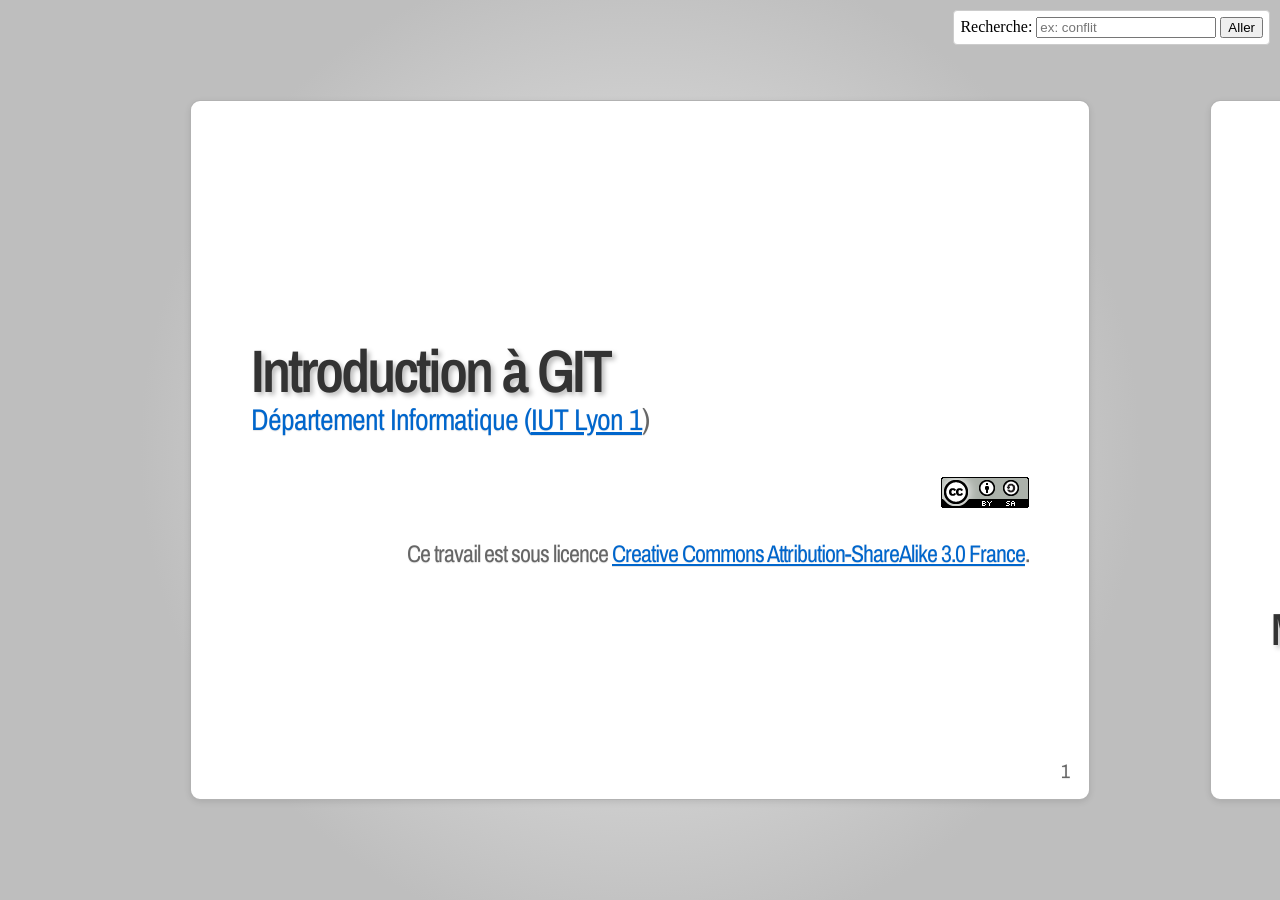
<file: slides/index.html>
<!DOCTYPE html>


<html>
  <head>
    <meta http-equiv="Content-Type" content="text/html; charset=utf-8" />
    <meta name="viewport" content="width=device-width, initial-scale=1, viewport-fit=cover" />
    
    <title>Introduction à GIT &mdash; Introduction à GIT</title>
    
    <link rel="stylesheet" href="_static/basic.css" type="text/css" />
    <link rel="stylesheet" href="_static/styles.css" type="text/css" />
    <link rel="stylesheet" href="_static/slides.css" type="text/css" />
    <link rel="stylesheet" href="_static/pygments.css" type="text/css" />
    
    <link rel="stylesheet" href="_static/../../_static/sab-slides.css" type="text/css" />
    
    
    
    
    <script type="text/javascript">
      var DOCUMENTATION_OPTIONS = {
        URL_ROOT:    './',
        VERSION:     '2013.08.09',
        COLLAPSE_INDEX: false,
        FILE_SUFFIX: '.html',
        HAS_SOURCE:  true
      };
    </script>
    <script type="text/javascript" src="_static/jquery.js"></script>
    <script type="text/javascript" src="_static/underscore.js"></script>
    <script type="text/javascript" src="_static/doctools.js"></script>
    <script type="text/javascript" src="_static/translations.js"></script>
    <script type="text/javascript" src="_static/common.js"></script>
    
    <script type="text/javascript" src="_static/slides.js"></script>
    <script type="text/javascript" src="_static/sync.js"></script>
    <script type="text/javascript" src="_static/controller.js"></script>
    <script type="text/javascript" src="_static/init.js"></script>
    
    
    <link rel="index" title="Index" href="genindex.html" />
    <link rel="search" title="Recherche" href="search.html" />
    <link rel="top" title="Introduction à GIT" href="#" /> 
  </head>
  <body>

<section
   id="slide_container"
   class='slides layout-regular'>


  
<article class="slide level-1" id="introduction-a-git">

<h1>Introduction à GIT<a class="headerlink" href="../index.html#introduction-a-git" title="View HTML">§</a></h1>

<!-- NB: using raw:: directive in order to accurately tag metadata -->

  <a rel="author">Département Informatique
    (<a href="http://iut.univ-lyon1.fr/">IUT Lyon 1</a>)
       </a>

  <a rel="license"
     href="http://creativecommons.org/licenses/by-sa/3.0/fr/deed.en">
     <p><img alt="Creative Commons License" style="border-width:0"
          src="_static/cc.png" /></p></a>

  <p class="license">Ce travail est sous licence
  <a rel="license"
     href="http://creativecommons.org/licenses/by-sa/3.0/fr/deed.fr">
     Creative Commons Attribution-ShareAlike 3.0 France</a>.</p>


<div class="slide-no">1</div>


</article>
<article class="slide level-2" id="motivations">

<h2>Motivations<a class="headerlink" href="../index.html#motivations" title="View HTML">§</a></h2>




<div class="slide-no">2</div>


</article>
<article class="slide level-3" id="exemple-1">

<h3>Exemple 1<a class="headerlink" href="../index.html#exemple-1" title="View HTML">§</a></h3>

<div class="figure">
<a class="reference internal image-reference" href="_images/motivation1.png"><img alt="_images/motivation1.png" src="_images/motivation1.png" style="width: 100%;" /></a>
</div>
<div class="admonition note">
<p class="first admonition-title">Note</p>
<ul class="last simple">
<li>la version la plus à jour est-elle <code class="docutils literal"><span class="pre">Rapport.doc</span></code> ou
<code class="docutils literal"><span class="pre">Rapport_VFinale.doc</span></code>&nbsp;?</li>
<li>et si on avait aussi <code class="docutils literal"><span class="pre">Rapport_VFinale1.doc</span></code> et <code class="docutils literal"><span class="pre">Rapport_VFinale2.doc</span></code>
(expérience vécue)&nbsp;?</li>
<li>les versions n'apparaissent pas dans l'ordre (1.1, 1, 2)</li>
<li>la version 2-jd vient elle avant ou après la version 2&nbsp;?</li>
</ul>
</div>



<div class="slide-no">3</div>


</article>
<article class="slide level-3" id="exemple-2">

<h3>Exemple 2<a class="headerlink" href="../index.html#exemple-2" title="View HTML">§</a></h3>

<div class="figure">
<a class="reference internal image-reference" href="_images/motivation2.png"><img alt="_images/motivation2.png" src="_images/motivation2.png" style="width: 100%;" /></a>
</div>
<div class="admonition note">
<p class="first admonition-title">Note</p>
<ul class="last simple">
<li>les versions de l'image sont elles numérotées indépendamment,
ou par rapport aux versions de la page&nbsp;?</li>
<li>nécessité de renommer les fichiers pour visualiser une ancienne version
(pour que les liens fonctionnent)</li>
</ul>
</div>



<div class="slide-no">4</div>


</article>
<article class="slide level-3" id="histoires-vraies">

<h3>Histoires vraies<a class="headerlink" href="../index.html#histoires-vraies" title="View HTML">§</a></h3>

<ul>
<li><p class="first">Après que nous avons échangé avec un collègue des versions d'un fichier
nommées <code class="docutils literal"><span class="pre">X_1.1.doc</span></code>, <code class="docutils literal"><span class="pre">X_1.2.doc</span></code>, <code class="docutils literal"><span class="pre">X_1.3.doc</span></code> (et ainsi de suite),</p>
<p>il a nommé la version finale <code class="docutils literal"><span class="pre">X_1.0.doc</span></code> ...</p>
</li>
<li><p class="first">Un autre collègue m'a envoyé, le 15 mars 2013,
un fichier nommé <code class="docutils literal"><span class="pre">2013-03-17-xxx</span></code> .</p>
<p>Je l'ai modifié le 16 mars&nbsp;; quel nom lui donner&nbsp;?...</p>
</li>
</ul>



<div class="slide-no">5</div>


</article>
<article class="slide level-3" id="conclusion">

<h3>Conclusion<a class="headerlink" href="../index.html#conclusion" title="View HTML">§</a></h3>

<ul class="simple">
<li>La gestion des versions est un travail fastidieux et méthodique.</li>
<li>Les humains ne sont pas doués pour les travaux fastidieux et méthodiques.</li>
<li>Laissons cela à l'ordinateur,<ul>
<li>et concentrons-nous sur la partie du travail
où nous sommes meilleurs que l'ordinateur.</li>
</ul>
</li>
</ul>
<p>→ <abbr title="Version Control Systems">VCS</abbr> (<span class="eng">Version Control System</span>)</p>



<div class="slide-no">6</div>


</article>
<article class="slide level-4" id="avertissement">

<h4>Avertissement<a class="headerlink" href="../index.html#avertissement" title="View HTML">§</a></h4>

<ul class="simple">
<li>GIT (se prononce «&nbsp;guite&nbsp;») est un outil extrêmement riche&nbsp;;<ul>
<li>nous n'en verrons qu'une partie dans ce module.</li>
</ul>
</li>
<li>Ne vous laissez pas effrayer par l'interface «&nbsp;touffue&nbsp;»&nbsp;;<ul>
<li>faites confiances aux réglages par défaut (dans un premier temps).</li>
</ul>
</li>
</ul>
<div class="figure">
<a class="reference internal image-reference" href="_images/logogit.png"><img alt="_images/logogit.png" src="_images/logogit.png" style="width: 20%;" /></a>
</div>



<div class="slide-no">7</div>


</article>
<article class="slide level-2" id="historique-des-vcs">

<h2>Historique des <abbr title="Version Control Systems">VCS</abbr><a class="headerlink" href="../index.html#historique-des-vcs" title="View HTML">§</a></h2>




<div class="slide-no">8</div>


</article>
<article class="slide level-3" id="origines">

<h3>Origines<a class="headerlink" href="../index.html#origines" title="View HTML">§</a></h3>

<ul class="simple">
<li>Initialement dédiés à la gestion de code source pour les projets logiciels</li>
<li>mais également :<ul>
<li>documentation</li>
<li>site web</li>
</ul>
</li>
<li>travail collaboratif :<ul>
<li>facilité d'échange</li>
<li>traçabilité</li>
<li>gestion des conflits</li>
</ul>
</li>
</ul>



<div class="slide-no">9</div>


</article>
<article class="slide level-3" id="evolutions">

<h3>Évolutions<a class="headerlink" href="../index.html#evolutions" title="View HTML">§</a></h3>

<p><strong>Systèmes centralisés</strong></p>
<ul class="simple">
<li><a class="reference external" href="http://savannah.nongnu.org/projects/cvs/">CVS</a> (Concurrent Versioning System, vieillissant)</li>
<li><a class="reference external" href="https://subversion.apache.org/">SVN</a> (Subversion, très populaire, mais c'est en train de changer)</li>
</ul>
<p><strong>Systèmes décentralisés</strong></p>
<ul class="simple">
<li><a class="reference external" href="http://git-scm.com/">GIT</a></li>
<li><a class="reference external" href="http://mercurial.selenic.com/">Mercurial</a> (Hg)</li>
<li><a class="reference external" href="http://bazaar.canonical.com/en/">Bazaar</a> (bzr)</li>
</ul>
<p>→ facilitent une utilisation individuelle</p>



<div class="slide-no">10</div>


</article>
<article class="slide level-2" id="notions-de-base">

<h2>Notions de base<a class="headerlink" href="../index.html#notions-de-base" title="View HTML">§</a></h2>




<div class="slide-no">11</div>


</article>
<article class="slide level-3" id="bon-exemple">

<h3>Bon exemple<a class="headerlink" href="../index.html#bon-exemple" title="View HTML">§</a></h3>

<div class="figure">
<a class="reference internal image-reference" href="_images/motivation3.png"><img alt="_images/motivation3.png" src="_images/motivation3.png" style="width: 100%;" /></a>
</div>
<div class="admonition note">
<p class="first admonition-title">Note</p>
<p class="last">Le répertoire <code class="docutils literal"><span class="pre">.git</span></code> est un répertoire caché,
qui contient tout l'historique des fichiers.</p>
</div>



<div class="slide-no">12</div>


</article>
<article class="slide level-3" id="les-avantages-de-la-gestion-de-versions">

<h3>Les avantages de la gestion de versions<a class="headerlink" href="../index.html#les-avantages-de-la-gestion-de-versions" title="View HTML">§</a></h3>

<ul class="simple">
<li>Sauvegarde (modulo la synchronisation avec un serveur distant)</li>
<li>Conservation de l'historique (nominatif) des fichiers (qui a fait quoi ?)</li>
<li>Possibilité de retour en arrière</li>
<li>Fusion des modifications lors du travail collaboratif</li>
<li>Visualiser les changements au cours du temps</li>
</ul>



<div class="slide-no">13</div>


</article>
<article class="slide level-3" id="notions">

<h3>Notions<a class="headerlink" href="../index.html#notions" title="View HTML">§</a></h3>

<div class="contents local topic" id="contents">
<ul class="simple">
<li><a class="reference internal" href="#depot-repository" id="id46">Dépôt (<span class="eng">repository</span>)</a></li>
<li><a class="reference internal" href="#commit" id="id47">Commit</a></li>
<li><a class="reference internal" href="#copie-de-travail" id="id48">Copie de travail</a></li>
<li><a class="reference internal" href="#index" id="id49">Index</a></li>
</ul>
</div>



<div class="slide-no">14</div>


</article>
<article class="slide level-4" id="depot-repository">

<h4>Dépôt (<span class="eng">repository</span>)<a class="headerlink" href="../index.html#depot-repository" title="View HTML">§</a></h4>

<p>Le répertoire caché <code class="docutils literal"><span class="pre">.git</span></code> est nommé <strong>dépôt</strong>
(en anglais <span class="eng">repository</span>).</p>
<p>Il contient toutes les données dont GIT a besoin pour gérer l'historique.
Sauf rarissimes exceptions, vous ne modifierez jamais son contenu directement,
mais uniquement en passant par les commandes GIT.</p>



<div class="slide-no">15</div>


</article>
<article class="slide level-4" id="commit">

<h4>Commit<a class="headerlink" href="../index.html#commit" title="View HTML">§</a></h4>

<p>L'historique d'un projet est une séquence de «&nbsp;photos&nbsp;»,
contenant l'état de tous les fichiers du projet.</p>
<p>Ces «&nbsp;photos&nbsp;» s'appellent des <strong>commits</strong>,
et possèdent&nbsp;:</p>
<ul class="simple">
<li>une date</li>
<li>un auteur</li>
<li>une description textuelle</li>
<li>un lien vers le(s) commit(s) précédent(s)</li>
</ul>
<p>On parle également de <strong>révision</strong>.</p>



<div class="slide-no">16</div>


</article>
<article class="slide level-5" id="illustration">

<h5>Illustration<a class="headerlink" href="../index.html#illustration" title="View HTML">§</a></h5>

<div class="figure" id="id44">
<a class="reference internal image-reference" href="_images/historique1.png"><img alt="_images/historique1.png" src="_images/historique1.png" style="width: 100%;" /></a>
<p class="caption"><span class="caption-text">Visualisation d'un historique simple
dans un outil graphique.</span></p>
</div>
<p>NB&nbsp;: on ignore pour l'instant le rectangle <code class="docutils literal"><span class="pre">master</span></code>&nbsp;;
on l'expliquera par la suite.</p>



<div class="slide-no">17</div>


</article>
<article class="slide level-5" id="remarque">

<h5>Remarque<a class="headerlink" href="../index.html#remarque" title="View HTML">§</a></h5>

<p>Bien que <em>conceptuellement</em>, chaque commit contient tous les fichiers du projet,
GIT utilise un <a class="reference external" href="https://git-scm.com/book/en/v2/Git-Internals-Git-Objects">système de stockage très efficace</a>&nbsp;:</p>
<ul class="simple">
<li>le commit ne stocke que les fichiers modifiés par rapport au commit précédent;</li>
<li>l'ensemble peut être compressé (<code class="docutils literal"><span class="pre">git</span> <span class="pre">gc</span></code>) pour réduire encore la redondance (lorsque deux versions successives d'un fichier sont très proches).</li>
</ul>
<p>NB&nbsp;: bien que GIT (et les autres <abbr title="Version Control Systems">VCS</abbr>)
soient plus particulièrement conçus pour des fichiers texte,
ils fonctionnent aussi avec des fichiers binaires (images, bureautique, etc.).</p>



<div class="slide-no">18</div>


</article>
<article class="slide level-4" id="copie-de-travail">

<h4>Copie de travail<a class="headerlink" href="../index.html#copie-de-travail" title="View HTML">§</a></h4>

<p>On appelle <strong>copie de travail</strong> (en anglais <span class="eng">working copy</span>)
les fichiers effectivement présents dans le répertoire géré par GIT.</p>
<p>Leur état peut être différent du dernier commit de l'historique.</p>
<div class="figure">
<a class="reference internal image-reference" href="_images/historique2.png"><img alt="_images/historique2.png" src="_images/historique2.png" style="width: 100%;" /></a>
</div>



<div class="slide-no">19</div>


</article>
<article class="slide level-4" id="index">

<h4>Index<a class="headerlink" href="../index.html#index" title="View HTML">§</a></h4>

<p>L'index est un espace temporaire contenant les modifications
prêtes à être «&nbsp;commitées&nbsp;».</p>
<p>Ces modifications peuvent être&nbsp;:</p>
<ul class="simple">
<li>création de fichier</li>
<li>modification de fichier</li>
<li>suppression de fichier</li>
</ul>
<div class="figure">
<a class="reference internal image-reference" href="_images/historique3.png"><img alt="_images/historique3.png" src="_images/historique3.png" style="width: 100%;" /></a>
</div>
<div class="admonition note">
<p class="first admonition-title">Note</p>
<p>On remarque le code couleur de l'application <code class="docutils literal"><span class="pre">gitk</span></code>&nbsp;:</p>
<ul class="simple">
<li>rouge&nbsp;: changements non indexés, non commités</li>
<li>vert&nbsp;:  changements indexés, non commités</li>
<li>jaune&nbsp;: commit courant (HEAD)</li>
<li>bleu&nbsp;:  autres commits</li>
</ul>
<p class="last">NB: la sémantique du rouge et du vert est la même pour la ligne de commande.
Cependant, certains outils GIT ne respectent pas ce code couleur;
c'est notamment le cas de TortoiseGit que nous allons utiliser par la suite.</p>
</div>



<div class="slide-no">20</div>


</article>
<article class="slide level-3" id="mise-en-oeuvre">

<h3>Mise en œuvre<a class="headerlink" href="../index.html#mise-en-oeuvre" title="View HTML">§</a></h3>

<p>Dans ce cours, nous considérerons deux méthodes possibles&nbsp;:</p>
<ul class="simple">
<li>Ligne de commande (Git Bash)</li>
<li>Interface graphique (TortoiseGit)</li>
</ul>
<div class="figure">
<a class="reference internal image-reference" href="_images/popup_menu.png"><img alt="_images/popup_menu.png" src="_images/popup_menu.png" style="width: 35%;" /></a>
</div>
<div class="admonition note">
<p class="first admonition-title">Note</p>
<p>Il existe d'autres interfaces graphiques pour GIT,
notamment <code class="docutils literal"><span class="pre">Git</span> <span class="pre">Gui</span></code> qui est installé sur les machines de l'IUT,
mais que nous ne présenterons pas dans ce cours.</p>
<p class="last">De plus,
la plupart des IDE fournissent un accès aux commendes GIT,
mais nous ne les traiterons pas non plus.</p>
</div>



<div class="slide-no">21</div>


</article>
<article class="slide level-4" id="creation-du-depot">

<h4>Création du dépôt<a class="headerlink" href="../index.html#creation-du-depot" title="View HTML">§</a></h4>

<p>Initialise la gestion de version dans un répertoire
en créant le sous-répertoire <code class="docutils literal"><span class="pre">.git</span></code>.</p>
<p class="rubric">Mise en œuvre</p>
<ul>
<li><p class="first">Dans le menu contextuel du répertoire concerné,
<em>Git Create repository here...</em></p>
</li>
<li><p class="first">En ligne de commande, depuis le répertoire concerné:</p>
<div class="highlight-sh"><div class="highlight"><pre><span></span>$ git init
</pre></div>
</div>
</li>
</ul>



<div class="slide-no">22</div>


</article>
<article class="slide level-4" id="commiter-des-modifications">

<h4>Commiter des modifications<a class="headerlink" href="../index.html#commiter-des-modifications" title="View HTML">§</a></h4>

<p>Une fois les fichiers modifiés et dans un état satisfaisant,
vous pouvez les commiter.</p>
<p>Remarque&nbsp;: lorsque vous effectuez un commit, il est essentiel
d'écrire un message accompagnant le commit. Ce message doit
être informatif quant à la nature des modifications que vous
êtes en train de commiter.</p>
<p>Par exemple, <em>blip</em> est un <strong>mauvais</strong> message de commit, mais
<em>Correction des fautes d'orthographe dans la doc technique</em>
est un <strong>bon</strong> message de commit.</p>
<div class="admonition note">
<p class="first admonition-title">Note</p>
<p class="last">En cas de problème, il est possible de corriger un commit
(tant qu'il n'a pas été partagé avec d'autres collaborateurs),
mais nous étudierons cela plus tard.</p>
</div>



<div class="slide-no">23</div>


</article>
<article class="slide level-5" id="depuis-l-interface-graphique">

<h5>Depuis l'interface graphique<a class="headerlink" href="../index.html#depuis-l-interface-graphique" title="View HTML">§</a></h5>

<div class="figure">
<img alt="_images/gui-commit-annot.svg" class="fill" src="_images/gui-commit-annot.svg" /></div>



<div class="slide-no">24</div>


</article>
<article class="slide level-5" id="en-ligne-de-commande">

<h5>En ligne de commande<a class="headerlink" href="../index.html#en-ligne-de-commande" title="View HTML">§</a></h5>

<p>Ajouter un fichier dans l'index</p>
<div class="highlight-sh"><div class="highlight"><pre><span></span>$ git add &lt;filename&gt;
</pre></div>
</div>
<p>Retirer un fichier de l'index</p>
<div class="highlight-sh"><div class="highlight"><pre><span></span>$ git reset &lt;filename&gt;
</pre></div>
</div>
<p>Pour voir l'état des modifications en cours</p>
<div class="highlight-sh"><div class="highlight"><pre><span></span>$ git status    <span class="c1"># résumé</span>
$ git diff      <span class="c1"># détail des changements</span>
</pre></div>
</div>
<p>Pour commiter les modifications indexées</p>
<div class="highlight-sh"><div class="highlight"><pre><span></span>$ git commit    <span class="c1">#ou</span>
$ git commit -m <span class="s2">&quot;message de commit&quot;</span>
</pre></div>
</div>



<div class="slide-no">25</div>


</article>
<article class="slide level-4" id="consulter-l-historique">

<h4>Consulter l'historique<a class="headerlink" href="../index.html#consulter-l-historique" title="View HTML">§</a></h4>

<ul>
<li><p class="first">Menu contextuel &gt; <em>TortoiseGit</em> &gt; <em>Show log</em></p>
<p>(cf. figure suivante)</p>
</li>
<li><p class="first">En ligne de commande :</p>
<ul>
<li><p class="first">afficher la liste des commits</p>
<div class="highlight-sh"><div class="highlight"><pre><span></span>$ git log
</pre></div>
</div>
<p>(avec l'identifiant de chaque commit)</p>
</li>
<li><p class="first">afficher le détail d'un commit particulier</p>
<div class="highlight-sh"><div class="highlight"><pre><span></span>$ git show &lt;id-commit&gt;
</pre></div>
</div>
</li>
</ul>
</li>
</ul>



<div class="slide-no">26</div>


</article>
<article class="slide level-5" id="gui-log">

<h5>Depuis l'interface graphique<a class="headerlink" href="../index.html#gui-log" title="View HTML">§</a></h5>

<div class="figure">
<img alt="_images/gui-log-annot.svg" class="fill" src="_images/gui-log-annot.svg" /></div>



<div class="slide-no">27</div>


</article>
<article class="slide level-4" id="resume-des-etats-possibles-d-un-fichier-avec-git">

<h4>Résumé des états possibles d'un fichier avec GIT<a class="headerlink" href="../index.html#resume-des-etats-possibles-d-un-fichier-avec-git" title="View HTML">§</a></h4>

<div class="figure" id="id45">
<a class="reference internal image-reference" href="_images/git-states.svg"><img alt="_images/git-states.svg" src="_images/git-states.svg" width="75%" /></a>
<p class="caption"><span class="caption-text">Figure inspirée de <a class="reference external" href="http://git-scm.com/">git-scm.org</a>.</span></p>
</div>



<div class="slide-no">28</div>


</article>
<article class="exercice slide level-5" id="exercice">

<h5>Exercice<a class="headerlink" href="../index.html#exercice" title="View HTML">§</a></h5>

<ol class="arabic simple">
<li>Créez un nouveau répertoire, et faites-en un dépôt GIT.</li>
<li>Ajoutez un fichier HTML dans ce répertoire,
contenant une brève description de vous
(ou de n'importe quel autre sujet qui vous intéresse).
Commitez ces changements.</li>
<li>Ajoutez maintenant une feuille de style <em>externe</em> à votre fichier HTML,
(c'est à dire sous la forme d'un fichier CSS séparé,
référencé par une balise <code class="docutils literal"><span class="pre">&lt;link&gt;</span></code>).
Commitez ces changements.</li>
<li>Affichez l'historique de vos changements (selon votre méthode préférée).</li>
<li>Entraînez-vous à faire des commits&nbsp;:
modifiez le contenu du fichier HTML et/ou de la feuille de style,
ajoutez éventuellement d'autres fichiers (images par exemples).
À chaque changement,
commitez votre travail en rédigeant un message de commit suffisament explicite.</li>
</ol>
<div class="admonition note">
<p class="first admonition-title">Note</p>
<p class="last">Il faut observer le .git. S'il n'apparaît pas, veiller à configurer l'explorateur de fichiers pour qu'il affiche les fichiers et dossiers cachés.</p>
</div>



<div class="slide-no">29</div>


</article>
<article class="slide level-2" id="naviguer-dans-l-historique">

<h2>Naviguer dans l'historique<a class="headerlink" href="../index.html#naviguer-dans-l-historique" title="View HTML">§</a></h2>




<div class="slide-no">30</div>


</article>
<article class="slide level-3" id="motivation">

<h3>Motivation<a class="headerlink" href="../index.html#motivation" title="View HTML">§</a></h3>

<p>L'intérêt d'utiliser un <abbr title="Version Control Systems">VCS</abbr> est de pouvoir consulter n'importe quelle version antérieure du projet.</p>
<p>⚠ Attention cependant&nbsp;:</p>
<ul class="simple">
<li>à ne pas avoir de modification non commitée
lorsque vous commencez à naviguer dans l'historique&nbsp;;</li>
<li>à ne pas faire de modification sur une version ancienne.</li>
</ul>
<p>Dans les deux cas, vous risqueriez de perdre ces modifications
(GIT affiche d'ailleurs des messages d'avertissement).</p>



<div class="slide-no">31</div>


</article>
<article class="slide level-3" id="index-8">

<h3>Mise en œuvre<a class="headerlink" href="../index.html#index-8" title="View HTML">§</a></h3>

<ul>
<li><p class="first">Menu contextuel &gt; <em>TortoiseGit</em> &gt; <em>Switch/Checkout...</em></p>
<ul class="simple">
<li>cocher <em>Commit</em>,</li>
<li>saisir une <em>Expression de révision</em> (cf. ci-après),</li>
<li>le cas échéant, décocher <em>Create New Branch</em>,</li>
<li>valider.</li>
</ul>
</li>
<li><p class="first">En ligne de commande&nbsp;:</p>
<div class="highlight-sh"><div class="highlight"><pre><span></span>$ git checkout &lt;revision&gt;
</pre></div>
</div>
</li>
</ul>



<div class="slide-no">32</div>


</article>
<article class="slide level-3" id="expressions-de-revision">

<h3>Expressions de révision<a class="headerlink" href="../index.html#expressions-de-revision" title="View HTML">§</a></h3>

<p>Il existe plusieurs méthodes pour spécifier une révision à GIT&nbsp;:</p>
<div class="contents local topic" id="id4">
<ul class="simple">
<li><a class="reference internal" href="#identifiant" id="id50">Identifiant</a></li>
<li><a class="reference internal" href="#relatif" id="id51">Relatif</a></li>
</ul>
</div>
<p>(liste non exhaustive)</p>



<div class="slide-no">33</div>


</article>
<article class="slide level-4" id="identifiant">

<h4>Identifiant<a class="headerlink" href="../index.html#identifiant" title="View HTML">§</a></h4>

<p>Chaque commit a un identifiant, affiché</p>
<blockquote>
<div><ul class="simple">
<li>par l'interface graphique (cf. <a class="reference internal" href="#gui-log"><span class="std std-ref">figure</span></a>),</li>
<li>par la commande <code class="docutils literal"><span class="pre">git</span> <span class="pre">log</span></code>.</li>
</ul>
</div></blockquote>
<p>On peut spécifier une révision en utilisant</p>
<blockquote>
<div><ul class="simple">
<li>l'identifiant complet du commit, ou</li>
<li>les premiers caractères de l'identifiant, tant qu'il n'y a pas d'ambiguïté</li>
</ul>
</div></blockquote>
<p>Exemple&nbsp;:</p>
<div class="highlight-sh"><div class="highlight"><pre><span></span>$ git checkout 9a063f5fd514e966837163ceffaec332ce66fdff    <span class="c1"># ou</span>
$ git checkout 9a063
</pre></div>
</div>



<div class="slide-no">34</div>


</article>
<article class="slide level-4" id="relatif">

<h4>Relatif<a class="headerlink" href="../index.html#relatif" title="View HTML">§</a></h4>

<p><code class="docutils literal"><span class="pre">HEAD~</span></code> ou <code class="docutils literal"><span class="pre">HEAD~1</span></code> désignent le parent du commit courant.
Ainsi&nbsp;:</p>
<div class="highlight-sh"><div class="highlight"><pre><span></span>$ git checkout HEAD~
</pre></div>
</div>
<p>permet de remonter d'un commit dans l'historique.</p>
<p>NB&nbsp;: <code class="docutils literal"><span class="pre">HEAD~2</span></code> remonte de deux commits, <code class="docutils literal"><span class="pre">HEAD~3</span></code> de trois commits,
et ainsi de suite.</p>



<div class="slide-no">35</div>


</article>
<article class="slide level-3" id="retour-au-present">

<h3>Retour au présent<a class="headerlink" href="../index.html#retour-au-present" title="View HTML">§</a></h3>

<ul>
<li><p class="first">Menu contextuel &gt; <em>TortoiseGit</em> &gt; <em>Switch/Checkout...</em></p>
<ul class="simple">
<li>s'assurer que <code class="docutils literal"><span class="pre">Branch</span></code> est bien coché,</li>
<li>s'assurer que <code class="docutils literal"><span class="pre">master</span></code> est bien sélectionné dans la liste correspondante,</li>
<li>valider.</li>
</ul>
</li>
<li><p class="first">En ligne de commande&nbsp;:</p>
<div class="highlight-sh"><div class="highlight"><pre><span></span>$ git checkout master
</pre></div>
</div>
</li>
</ul>
<p>NB&nbsp;: ceci est en fait un cas particulier de l'action <a class="reference internal" href="#changer-de-branche"><span class="std std-ref">Changer de branche</span></a>
que nous étudierons un peu plus tard.</p>



<div class="slide-no">36</div>


</article>
<article class="exercice slide level-4" id="id5">

<h4>Exercice<a class="headerlink" href="../index.html#id5" title="View HTML">§</a></h4>

<ol class="arabic simple">
<li>Naviguez dans l'historique du dépôt créé à l'exercice précédent,
pour afficher l'avant-dernière version de votre fichier HTML.</li>
<li>Affichez ensuite l'antépénultième (avant-avant-dernière) version.</li>
<li>Affichez ensuite la deuxième version de votre fichier HTML.</li>
<li>Affichez ensuite la première version de votre fichier HTML.</li>
<li>Revenez au «&nbsp;présent&nbsp;» (<em>i.e.</em> la dernière version).</li>
</ol>



<div class="slide-no">37</div>


</article>
<article class="slide level-3" id="entractes">

<h3>Entractes<a class="headerlink" href="../index.html#entractes" title="View HTML">§</a></h3>

<p>Nous venons de voir les fonctionnalités les plus basiques de GIT,
qui permettent de gérer <span class="del">efficacement</span> correctement
l'historique d'un ensemble de fichiers
→ à utiliser <em>sans modération</em>.</p>
<p>Dans la suite, nous allons étudier des fonctionnalités un peu plus avancées,
qui seraient impraticables avec une gestion «&nbsp;manuelle&nbsp;» de l'historique.</p>
<blockquote>
<div><ul class="simple">
<li>elle peuvent donc vous sembler superflues,</li>
<li>mais s'avèrent vite indispensables quand on y a pris goût.</li>
</ul>
</div></blockquote>



<div class="slide-no">38</div>


</article>
<article class="slide level-2" id="branches">

<h2>Branches<a class="headerlink" href="../index.html#branches" title="View HTML">§</a></h2>




<div class="slide-no">39</div>


</article>
<article class="slide level-3" id="id6">

<h3>Motivation<a class="headerlink" href="../index.html#id6" title="View HTML">§</a></h3>

<p>Dans certaines situations, on peut souhaiter faire cohabiter et évoluer
<em>plusieurs</em> versions divergentes du même projet.</p>
<p>Ces versions peuvent parfois converger à nouveau (mais pas forcément).</p>
<div class="admonition note">
<p class="first admonition-title">Note</p>
<p class="last">Les copies d'écran de ces exemples sont faites avec
un autre logiciel que les précédentes,
ce qui explique le code couleur différent.</p>
</div>



<div class="slide-no">40</div>


</article>
<article class="slide level-4" id="exemple-1-cv">

<h4>Exemple 1&nbsp;: CV<a class="headerlink" href="../index.html#exemple-1-cv" title="View HTML">§</a></h4>

<p>Pour un CV, on souhaite avoir&nbsp;:</p>
<ul class="simple">
<li>une version «&nbsp;maître&nbsp;» que l'on maintient à jour,</li>
<li>des variantes pour chaque demande d'emploi,
adaptées en fonction de l'employeur visé.</li>
</ul>



<div class="slide-no">41</div>


</article>
<article class="slide level-5" id="id7">

<h5>Illustration<a class="headerlink" href="../index.html#id7" title="View HTML">§</a></h5>

<div class="figure">
<a class="reference internal image-reference" href="_images/branches_cv.png"><img alt="_images/branches_cv.png" src="_images/branches_cv.png" style="width: 60%;" /></a>
</div>
<div class="admonition note">
<p class="first admonition-title">Note</p>
<p class="last">L'historique n'a plus une structure linéaire, mais <em>arborescente</em>
(ce qui justifiera la métaphore de la «&nbsp;branche&nbsp;»).</p>
</div>



<div class="slide-no">42</div>


</article>
<article class="slide level-4" id="exemple-2-site-web">

<h4>Exemple 2&nbsp;: site web<a class="headerlink" href="../index.html#exemple-2-site-web" title="View HTML">§</a></h4>

<p>Pour un site web, on souhaite avoir&nbsp;:</p>
<ul class="simple">
<li>la version publiée,</li>
<li>une version de travail,
dans laquelle on apporte des modifications incrémentales.</li>
</ul>
<p>Les deux versions mènent leur existence en parallèle,
la version publiée étant régulièrement mise à jour
par rapport à la version de travail.</p>



<div class="slide-no">43</div>


</article>
<article class="slide level-5" id="id8">

<h5>Illustration<a class="headerlink" href="../index.html#id8" title="View HTML">§</a></h5>

<div class="figure">
<a class="reference internal image-reference" href="_images/branches_siteweb.png"><img alt="_images/branches_siteweb.png" src="_images/branches_siteweb.png" style="width: 60%;" /></a>
</div>
<div class="admonition note">
<p class="first admonition-title">Note</p>
<p class="last">L'historique n'est même plus un arbre,
mais un graphe orienté sans cycle.</p>
</div>



<div class="slide-no">44</div>


</article>
<article class="slide level-4" id="exemple-3-logiciel">

<h4>Exemple 3&nbsp;: logiciel<a class="headerlink" href="../index.html#exemple-3-logiciel" title="View HTML">§</a></h4>

<p>Dans un projet logiciel, on souhaite avoir&nbsp;:</p>
<ul class="simple">
<li>la version stable, dans laquelle on se contente de corriger des bugs, et</li>
<li>une ou plusieurs versions expérimentales,
dans lesquelles on implémente de nouvelles fonctionnalités ;</li>
</ul>
<p>Une fois au point,
chaque nouvelle fonctionnalités est intégrée à la version stable.</p>



<div class="slide-no">45</div>


</article>
<article class="slide level-5" id="id9">

<h5>Illustration<a class="headerlink" href="../index.html#id9" title="View HTML">§</a></h5>

<div class="figure">
<a class="reference internal image-reference" href="_images/branches_logiciel.png"><img alt="_images/branches_logiciel.png" src="_images/branches_logiciel.png" style="width: 80%;" /></a>
</div>



<div class="slide-no">46</div>


</article>
<article class="slide level-3" id="index-10">

<h3>Notions<a class="headerlink" href="../index.html#index-10" title="View HTML">§</a></h3>

<ul class="simple">
<li>Une <strong>branche</strong> est la <em>lignée</em> (généalogique) de commits,
à laquelle on a donné un nom.</li>
<li>Le commit le plus récent de la branche est appelé <em>sommet</em>
(en anglais <span class="eng">tip</span>) de cette branche.</li>
<li>La copie de travail est (en général) liée au sommet d'une branche
(<code class="docutils literal"><span class="pre">master</span></code> par défaut).</li>
<li>À chaque nouveau commit,
le sommet de la branche courante est avancé vers ce nouveau commit
(la branche «&nbsp;pousse&nbsp;»).</li>
</ul>
<div class="admonition note">
<p class="first admonition-title">Note</p>
<p>Par «&nbsp;lignée&nbsp;», on entend&nbsp;:
l'ensemble des commits ancêtres du sommet de la branche.</p>
<p class="last">Dans le cas simple, cette lignée a une structure linéaire,
mais ce n'est pas toujours le cas
(comme en témoignent, dans les illustrations ci-avant,
la branche <code class="docutils literal"><span class="pre">publié</span></code> dans l'<a class="reference internal" href="#exemple-siteweb"><span class="std std-ref">exemple du site web</span></a>
et la branche <code class="docutils literal"><span class="pre">master</span></code> dans
l'<a class="reference internal" href="#exemple-logiciel"><span class="std std-ref">exemple du logiciel</span></a>).</p>
</div>



<div class="slide-no">47</div>


</article>
<article class="slide level-4" id="accessibilite">

<h4>Accessibilité<a class="headerlink" href="../index.html#accessibilite" title="View HTML">§</a></h4>

<p>Un commit est <strong>accessible</strong> s'il appartient à au moins une branche.
Les commits non accessibles sont automatiquement supprimés par GIT.</p>
<div class="admonition note">
<p class="first admonition-title">Note</p>
<p class="last">Cette suppression n'est cependant pas immédiate.
Il est donc parfois possible de «&nbsp;sauver&nbsp;»
un commit devenu récemment inaccessible,
en créant une nouvelle branche avant sa suppression effective.</p>
</div>
<p>Lorsqu'on <a class="reference internal" href="#naviguer"><span class="std std-ref">navigue dans l'historique</span></a>,
on lie la copie de travail à un commit particulier plutôt qu'à une branche
(mode <span class="eng">detached HEAD</span>).</p>
<p>→ Les commits que l'on ferait dans cet état n'appartiendraient à aucune branche
et seraient donc perdus.</p>



<div class="slide-no">48</div>


</article>
<article class="slide level-3" id="id11">

<h3>Mise en œuvre<a class="headerlink" href="../index.html#id11" title="View HTML">§</a></h3>

<div class="contents local topic" id="id12">
<ul class="simple">
<li><a class="reference internal" href="#afficher-la-liste-des-branches" id="id52">Afficher la liste des branches</a></li>
<li><a class="reference internal" href="#creer-une-nouvelle-branche" id="id53">Créer une nouvelle branche</a></li>
<li><a class="reference internal" href="#changer-de-branche" id="id54">Changer de branche</a></li>
<li><a class="reference internal" href="#id17" id="id55">Exercice</a></li>
<li><a class="reference internal" href="#fusionner-deux-branches" id="id56">Fusionner deux branches</a></li>
</ul>
</div>



<div class="slide-no">49</div>


</article>
<article class="slide level-4" id="afficher-la-liste-des-branches">

<h4>Afficher la liste des branches<a class="headerlink" href="../index.html#afficher-la-liste-des-branches" title="View HTML">§</a></h4>

<ul>
<li><p class="first">Dans les interfaces graphiques&nbsp;:</p>
<p>elle apparaît chaque fois qu'elle est nécessaire</p>
<p>(par exemple, dans la boite de dialogue <em>Switch/Checkout...</em> vue précédemment).</p>
</li>
<li><p class="first">En ligne de commande&nbsp;:</p>
<div class="highlight-sh"><div class="highlight"><pre><span></span>$ git branch
</pre></div>
</div>
<p>Le nom de la branche courante apparaît précédé d'une étoile.</p>
</li>
</ul>



<div class="slide-no">50</div>


</article>
<article class="slide level-4" id="creer-une-nouvelle-branche">

<h4>Créer une nouvelle branche<a class="headerlink" href="../index.html#creer-une-nouvelle-branche" title="View HTML">§</a></h4>

<p>Cette opération consiste à placer, sur un commit existant,
le sommet d'une <em>nouvelle</em> branche
(qui pourra croître indépendamment des autres).</p>



<div class="slide-no">51</div>


</article>
<article class="slide level-5" id="id13">

<h5>Depuis l'interface graphique<a class="headerlink" href="../index.html#id13" title="View HTML">§</a></h5>

<p>Menu contextuel &gt; <em>TortoiseGit</em> &gt; <em>Create Branch...</em></p>
<blockquote>
<div><ul class="simple">
<li>on doit choisir un nom pour la nouvelle branche&nbsp;;</li>
<li>dans la section «&nbsp;Base on&nbsp;»,
on peut choisir sur quel commit la nouvelle sera créée
(par défaut: commit courrant <code class="docutils literal"><span class="pre">HEAD</span></code>)&nbsp;;</li>
<li>si on  coche la case <em>Switch to new branch</em> (en bas à droite)
la nouvelle branche deviendra la branche courante.</li>
</ul>
</div></blockquote>



<div class="slide-no">52</div>


</article>
<article class="slide level-5" id="index-13">

<h5>En ligne de commande<a class="headerlink" href="../index.html#index-13" title="View HTML">§</a></h5>

<p>Pour créer une nouvelle branche sur le commit courant&nbsp;:</p>
<div class="highlight-sh"><div class="highlight"><pre><span></span>$ git branch &lt;nom_nouvelle_branche&gt;
</pre></div>
</div>
<p>Pour créer une nouvelle branche à un autre emplacement&nbsp;:</p>
<div class="highlight-sh"><div class="highlight"><pre><span></span>$ git branch &lt;nom_nouvelle_branche&gt; &lt;revision&gt;
</pre></div>
</div>
<p>Ces commandes ne changent pas la branche courante.
Pour créer une nouvelle branche <em>et</em> en faire la branche courante,
utilisez plutôt&nbsp;:</p>
<div class="highlight-sh"><div class="highlight"><pre><span></span>$ git checkout -b &lt;nom_nouvelle_branche&gt;    <span class="c1"># ou</span>
$ git checkout -b &lt;nom_nouvelle_branche&gt; &lt;revision&gt;
</pre></div>
</div>



<div class="slide-no">53</div>


</article>
<article class="slide level-4" id="changer-de-branche">

<h4>Changer de branche<a class="headerlink" href="../index.html#changer-de-branche" title="View HTML">§</a></h4>

<p>Cette opération consiste à modifier la copie de travail
pour la mettre dans le même état que le sommet d'une branche.</p>
<div class="admonition hint">
<p class="first admonition-title">Indice</p>
<p class="last">Pour pouvoir l'effectuer, il est nécessaire que
la copie de travail ne contienne aucune modification non commitée.</p>
</div>



<div class="slide-no">54</div>


</article>
<article class="slide level-5" id="index-14">

<h5>Mise en œuvre<a class="headerlink" href="../index.html#index-14" title="View HTML">§</a></h5>

<ul>
<li><p class="first">Menu contextuel &gt; <em>TortoiseGit</em> &gt; <em>Switch/Checkout...</em></p>
<ul class="simple">
<li>s'assurer que <code class="docutils literal"><span class="pre">Branch</span></code> est bien coché,</li>
<li>sélectionner dans la liste correspondante le nom de la branche,</li>
<li>valider.</li>
</ul>
</li>
<li><p class="first">En ligne de commande&nbsp;:</p>
<div class="highlight-sh"><div class="highlight"><pre><span></span>$ git checkout &lt;branche&gt;
</pre></div>
</div>
</li>
</ul>



<div class="slide-no">55</div>


</article>
<article class="slide level-5" id="a-propos-de-git-checkout">

<h5>À propos de <code class="docutils literal"><span class="pre">git</span> <span class="pre">checkout</span></code><a class="headerlink" href="../index.html#a-propos-de-git-checkout" title="View HTML">§</a></h5>

<p>La commande <code class="docutils literal"><span class="pre">git</span> <span class="pre">checkout</span></code> est utilisée dans divers contextes,
qui rendent difficile à percevoir sa cohérence interne.</p>
<p>La fonction première de cette commande est de
<em>modifier l'état de la copie de travail</em>.
Selon ses arguments, elle a des effets supplémentaires :</p>
<ul class="simple">
<li>un branche&nbsp;: changer la branche courante</li>
<li>une révision&nbsp;: passer en mode <em>detached HEAD</em></li>
</ul>



<div class="slide-no">56</div>


</article>
<article class="exercice slide level-4" id="id17">

<h4>Exercice<a class="headerlink" href="../index.html#id17" title="View HTML">§</a></h4>

<ol class="arabic simple">
<li>Dans le dépôt que vous avez créé au premier exercice,
créez une branche nommée <code class="docutils literal"><span class="pre">style</span></code>, et placez-vous dans cette branche.</li>
<li>Modifiez la feuille de style (par exemple pour changer la couleur de fond)
et commitez vos changements.</li>
<li>Revenez sur la branche <code class="docutils literal"><span class="pre">master</span></code>.
Constatez que vos changements de style ont disparu (pour l'instant).</li>
<li>Dans la branche <code class="docutils literal"><span class="pre">master</span></code>,
modifiez ou ajoutez du contenu au fichier HTML,
et commitez vos modifications.</li>
<li>Revenez sur la branche <code class="docutils literal"><span class="pre">style</span></code>.
Constatez que vos changements de style ont réapparu,
mais que vos dernières modifications dans le fichier HTML ont, elles, disparu.</li>
<li>Modifiez à nouveau la feuille de style (par exemple pour changer la police)
et commitez vos changements.</li>
</ol>



<div class="slide-no">57</div>


</article>
<article class="slide level-4" id="fusionner-deux-branches">

<h4>Fusionner deux branches<a class="headerlink" href="../index.html#fusionner-deux-branches" title="View HTML">§</a></h4>

<p>L'opération de <strong>fusion</strong> (en anglais <span class="eng">merge</span>)
permet d'intégrer les modifications d'une branche dans une autre.</p>
<div class="admonition note">
<p class="first admonition-title">Note</p>
<p class="last">GIT permet également de fusionner
plus de deux branches dans une même opération,
mais nous n'irons pas jusque là dans ce cours.</p>
</div>
<p>Il y a deux situations possibles,
selon les positions relatives de la branche à fusionner (source)
et de la branche destination.</p>



<div class="slide-no">58</div>


</article>
<article class="slide level-5" id="fusion-sans-commit">

<h5>Fusion sans commit<a class="headerlink" href="../index.html#fusion-sans-commit" title="View HTML">§</a></h5>

<p>Si la branche destination est contenue dans la branche source,</p>
<p>la fusion a simplement pour effet de déplacer le sommet de la branche cible.</p>
<div class="figure">
<a class="reference internal image-reference" href="_images/merge-ff.svg"><img alt="_images/merge-ff.svg" src="_images/merge-ff.svg" width="100%" /></a>
</div>
<p>Ce type de fusion est appelée <span class="eng">fast forward</span>.</p>
<div class="admonition note">
<p class="first admonition-title">Note</p>
<p>Ce comportement préserve autant que possible
un historique linéaire, donc plus simple.</p>
<p>Cependant, dans certains cas, on souhaite forcer la création d'un commit
même lorsqu'on est dans cette situation
(c'est notamment le choix qui a été fait
dans l'<a class="reference internal" href="#exemple-siteweb"><span class="std std-ref">exemple du site web</span></a>).</p>
<p>Pour cela, en ligne de commande, on ajoutera l'option <code class="docutils literal"><span class="pre">--no-ff</span></code>.</p>
<div class="figure">
<a class="reference internal image-reference" href="_images/merge-noff.svg"><img alt="_images/merge-noff.svg" src="_images/merge-noff.svg" width="350pt" /></a>
</div>
<p class="last">Avantage&nbsp;: les deux branches gardent leur identité dans le graphe.</p>
</div>



<div class="slide-no">59</div>


</article>
<article class="slide level-5" id="fusion-avec-commit">

<h5>Fusion avec commit<a class="headerlink" href="../index.html#fusion-avec-commit" title="View HTML">§</a></h5>

<p>Si la branche destination et la source ont divergé,</p>
<p>la fusion crée un nouveau commit intégrant les modifications des deux branches&nbsp;;</p>
<p>ce commit devient le sommet de la branche destination.</p>
<div class="figure">
<a class="reference internal image-reference" href="_images/merge-commit.svg"><img alt="_images/merge-commit.svg" src="_images/merge-commit.svg" width="100%" /></a>
</div>
<div class="admonition note">
<p class="first admonition-title">Note</p>
<p class="last">Bien sûr,
cela suppose que les modifications des deux branches soient compatibles.
La section suivante traite des <a class="reference internal" href="#conflits"><span class="std std-ref">conflits</span></a>,
et de comment les résoudre.</p>
</div>



<div class="slide-no">60</div>


</article>
<article class="slide level-5" id="index-18">

<h5>Mise en œuvre<a class="headerlink" href="../index.html#index-18" title="View HTML">§</a></h5>

<ul>
<li><p class="first">Menu contextuel &gt; <em>TortoiseGit</em> &gt; <em>Merge...</em></p>
<ul class="simple">
<li>s'assurer que <code class="docutils literal"><span class="pre">Branch</span></code> est bien coché,</li>
<li>sélectionner la branche à fusionner dans la branche actuelle,</li>
<li>valider.</li>
</ul>
</li>
<li><p class="first">En ligne de commande&nbsp;:</p>
<div class="highlight-sh"><div class="highlight"><pre><span></span>$ git merge &lt;branche&gt;
</pre></div>
</div>
</li>
</ul>



<div class="slide-no">61</div>


</article>
<article class="exercice slide level-5" id="id19">

<h5>Exercice<a class="headerlink" href="../index.html#id19" title="View HTML">§</a></h5>

<ol class="arabic simple">
<li>Nous allons maintenant fusionner la branche <code class="docutils literal"><span class="pre">style</span></code>
(créée à l'exercice précédent)
avec la branche <code class="docutils literal"><span class="pre">master</span></code>.</li>
<li>Placez-vous dans la branche <code class="docutils literal"><span class="pre">master</span></code>,
et appliquez la méthode de votre choix
(ligne de commande ou interface graphique)
pour y fusionner la branche <code class="docutils literal"><span class="pre">style</span></code>.</li>
<li>Constatez que toutes vos modifications (contenu HTML et style)
sont maintenant visibles.</li>
<li>Constatez également (dans l'historique)
que le commit ainsi créé a <em>deux</em> commit parents.</li>
</ol>



<div class="slide-no">62</div>


</article>
<article class="slide level-2" id="gerer-les-conflits">

<h2>Gérer les conflits<a class="headerlink" href="../index.html#gerer-les-conflits" title="View HTML">§</a></h2>




<div class="slide-no">63</div>


</article>
<article class="slide level-3" id="id20">

<h3>Motivation<a class="headerlink" href="../index.html#id20" title="View HTML">§</a></h3>

<p>La fusion de branches est automatiquement gérée par GIT lorsque
les modifications des deux branches portent sur&nbsp;:</p>
<ul class="simple">
<li>des fichiers différents, ou</li>
<li>des parties distinctes des mêmes fichiers texte.</li>
</ul>



<div class="slide-no">64</div>


</article>
<article class="slide level-4" id="exemple-gere-par-git">

<h4>Exemple géré par GIT<a class="headerlink" href="../index.html#exemple-gere-par-git" title="View HTML">§</a></h4>

<p>Branche 1&nbsp;:</p>
<div class="highlight-diff"><div class="highlight"><pre><span></span><span class="gd">- La première ligne</span>
<span class="gi">+ La première ligne modifiée</span>
La deuxième ligne
La troisième ligne
</pre></div>
</div>
<p>Branche 2&nbsp;:</p>
<div class="highlight-diff"><div class="highlight"><pre><span></span>La première ligne
La deuxième ligne
<span class="gd">- La troisième ligne</span>
<span class="gi">+ La troisième ligne modifiée</span>
</pre></div>
</div>
<p>Fusion&nbsp;:</p>
<div class="highlight-diff"><div class="highlight"><pre><span></span>La première ligne modifiée
La deuxième ligne
La troisième ligne modifiée
</pre></div>
</div>



<div class="slide-no">65</div>


</article>
<article class="slide level-4" id="exemple-non-gere-par-git">

<h4>Exemple non géré par GIT<a class="headerlink" href="../index.html#exemple-non-gere-par-git" title="View HTML">§</a></h4>

<p>Branche 1&nbsp;:</p>
<div class="highlight-diff"><div class="highlight"><pre><span></span><span class="gd">- La première ligne</span>
<span class="gi">+ La première ligne modifiée</span>
La deuxième ligne
<span class="gd">- La troisième ligne</span>
<span class="gi">+ La troisième ligne modifiée</span>
</pre></div>
</div>
<p>Branche 2&nbsp;:</p>
<div class="highlight-diff"><div class="highlight"><pre><span></span><span class="gd">- La première ligne</span>
<span class="gi">+ La première ligne changée</span>
La deuxième ligne
La troisième ligne
</pre></div>
</div>



<div class="slide-no">66</div>


</article>
<article class="slide level-4" id="conflit">

<h4>Conflit<a class="headerlink" href="../index.html#conflit" title="View HTML">§</a></h4>

<p>On a donc un <strong>conflit</strong> lorsque les deux branches modifient&nbsp;:</p>
<ul class="simple">
<li>un même fichier binaire, ou</li>
<li>la même partie d'un fichier texte.</li>
</ul>
<p>Dans ce cas, le conflit doit être résolu à la main
avant de pouvoir créer le commit de fusion.</p>



<div class="slide-no">67</div>


</article>
<article class="slide level-4" id="id21">

<h4>Remarque<a class="headerlink" href="../index.html#id21" title="View HTML">§</a></h4>

<div class="admonition warning">
<p class="first admonition-title">Avertissement</p>
<p>La stratégie de GIT n'est qu'une heuristique.</p>
<p class="last">Cela signifie que des branches jugées compatibles par GIT peuvent être sémantiquement incohérentes.
Il convient donc de vérifier le résultat de la fusion,
même lorsqu'aucun conflit n'est signalé.</p>
</div>



<div class="slide-no">68</div>


</article>
<article class="slide level-3" id="id22">

<h3>Mise en œuvre<a class="headerlink" href="../index.html#id22" title="View HTML">§</a></h3>

<p>Lorsque GIT rencontre un conflit au moment d'une fusion,
un message indique les fichiers en conflit.</p>
<p>On est dans un état instable qui suppose&nbsp;:</p>
<blockquote>
<div><ul class="simple">
<li>de résoudre le conflit, ou</li>
<li>d'abandonner la fusion.</li>
</ul>
</div></blockquote>



<div class="slide-no">69</div>


</article>
<article class="slide level-4" id="fichiers-comportant-un-conflit">

<h4>Fichiers comportant un conflit<a class="headerlink" href="../index.html#fichiers-comportant-un-conflit" title="View HTML">§</a></h4>

<p>Les fichiers texte comportant un conflit sont automatiquement modifiés
pour&nbsp;:</p>
<blockquote>
<div><ul class="simple">
<li>inclure les modifications non conflictuelles, et</li>
<li>faire apparaître les deux versions concurrentes
pour les modifications conflictuelles.</li>
</ul>
</div></blockquote>
<div class="highlight-text"><div class="highlight"><pre><span></span>&lt;&lt;&lt;&lt;&lt;&lt;&lt; HEAD
La 1e ligne modifiée
=======
La 1e ligne changée
&gt;&gt;&gt;&gt;&gt;&gt;&gt; src
La 2e ligne
La 3e ligne modifiée
</pre></div>
</div>
<p>Les fichiers binaires ne sont pas modifiés.</p>



<div class="slide-no">70</div>


</article>
<article class="slide level-4" id="resolution-du-conflit">

<h4>Résolution du conflit<a class="headerlink" href="../index.html#resolution-du-conflit" title="View HTML">§</a></h4>

<p>Une fois les fichiers en conflit corrigés,
on peut résoudre le conflit :</p>
<ul>
<li><p class="first">Menu contextuel &gt; <em>TortoiseGit</em> &gt; <em>Resolve...</em></p>
</li>
<li><p class="first">En ligne de commande&nbsp;:</p>
<div class="highlight-sh"><div class="highlight"><pre><span></span>$ git commit -a
</pre></div>
</div>
</li>
</ul>
<p>Le nouveau commit aura pour parents les sommets des branches fusionnées.</p>



<div class="slide-no">71</div>


</article>
<article class="slide level-4" id="abandon">

<h4>Abandon<a class="headerlink" href="../index.html#abandon" title="View HTML">§</a></h4>

<p>On peut également décider d'abandonner la fusion&nbsp;:</p>
<ul>
<li><p class="first">Menu contextuel &gt; <em>TortoiseGit</em> &gt; <em>Abort Merge</em></p>
</li>
<li><p class="first">En ligne de commande&nbsp;:</p>
<div class="highlight-sh"><div class="highlight"><pre><span></span>$ git merge --abort
</pre></div>
</div>
</li>
</ul>



<div class="slide-no">72</div>


</article>
<article class="exercice slide level-5" id="id23">

<h5>Exercice<a class="headerlink" href="../index.html#id23" title="View HTML">§</a></h5>

<ol class="arabic">
<li><p class="first">Créez un nouveau dépot, et ajoutez-y un fichier <code class="docutils literal"><span class="pre">conflit.txt</span></code> contenant le texte suivant&nbsp;:</p>
<div class="highlight-diff"><div class="highlight"><pre><span></span>La première ligne
La deuxième ligne
La troisième ligne
</pre></div>
</div>
</li>
<li><p class="first">Créez plusieurs branches,
dans lesquelles vous modifierez différemment le fichier <code class="docutils literal"><span class="pre">conflit.txt</span></code>,
en suivant les exemples ci-avant.
Tentez ensuite de fusionner ces branches.</p>
</li>
<li><p class="first">Lorsque GIT vous signale un conflit,
constatez comment le fichier <code class="docutils literal"><span class="pre">conflit.txt</span></code> a été modifié,
et résolvez le conflit.</p>
</li>
</ol>



<div class="slide-no">73</div>


</article>
<article class="slide level-2" id="depot-distant">

<h2>Dépot distant<a class="headerlink" href="../index.html#depot-distant" title="View HTML">§</a></h2>




<div class="slide-no">74</div>


</article>
<article class="slide level-3" id="notion">

<h3>Notion<a class="headerlink" href="../index.html#notion" title="View HTML">§</a></h3>

<p>Un <strong>dépôt distant</strong> (en anglais <span class="eng">remote repository</span>)
est un dépôt GIT, tout à fait similaire à un dépôt local,
mais acessible à distance <span class="lat">via</span> une URL.</p>
<p>Exemple&nbsp;:  <a class="reference external" href="https://github.com/pchampin/intro-git.git">https://github.com/pchampin/intro-git.git</a></p>
<p>Un dépôt local peut être lié à un dépôt distant&nbsp;;
GIT offre des fonctionnalités pour copier des commits de l'un à l'autre.</p>
<div class="admonition note">
<p class="first admonition-title">Note</p>
<p>En fait, un dépôt distant n'est pas forcément «&nbsp;à distance&nbsp;»
(même si c'est le plus souvent le cas).</p>
<p class="last">On peut aussi utiliser comme dépôt distant un dépôt accessible dans un répertoire partagé,
ou sur un support amovible (clé USB, disque dûr externe)...</p>
</div>



<div class="slide-no">75</div>


</article>
<article class="slide level-3" id="id24">

<h3>Motivations<a class="headerlink" href="../index.html#id24" title="View HTML">§</a></h3>

<ul class="simple">
<li>sauvegarder le projet (fichiers + historique),</li>
<li>travailler sur plusieurs machines,</li>
<li>rendre le projet accessible à d'autres personnes,</li>
<li>travailler sur un projet publié par quelqu'un d'autre,</li>
<li>collaborer à plusieurs sur un projet
(ce sera l'objet du <a class="reference internal" href="#collaboration"><span class="std std-ref">chapitre suivant</span></a>).</li>
</ul>



<div class="slide-no">76</div>


</article>
<article class="slide level-3" id="vue-d-ensemble">

<h3>Vue d'ensemble<a class="headerlink" href="../index.html#vue-d-ensemble" title="View HTML">§</a></h3>

<div class="figure">
<a class="reference internal image-reference" href="_images/git-states2.svg"><img alt="_images/git-states2.svg" src="_images/git-states2.svg" width="100%" /></a>
</div>



<div class="slide-no">77</div>


</article>
<article class="slide level-3" id="id25">

<h3>Mise en œuvre<a class="headerlink" href="../index.html#id25" title="View HTML">§</a></h3>

<div class="contents local topic" id="id26">
<ul class="simple">
<li><a class="reference internal" href="#creer-un-depot-sur-un-serveur" id="id57">Créer un dépôt sur un serveur</a></li>
<li><a class="reference internal" href="#cloner-un-depot-distant" id="id58">Cloner un dépôt distant</a></li>
<li><a class="reference internal" href="#publier-des-commits" id="id59">Publier des commits</a></li>
<li><a class="reference internal" href="#recuperer-les-commits" id="id60">Récupérer les commits</a></li>
</ul>
</div>



<div class="slide-no">78</div>


</article>
<article class="slide level-4" id="creer-un-depot-sur-un-serveur">

<h4>Créer un dépôt sur un serveur<a class="headerlink" href="../index.html#creer-un-depot-sur-un-serveur" title="View HTML">§</a></h4>

<p>Il existe plusieurs sites permettant d'héberger et de partager vos projets GIT&nbsp;:</p>
<table border="1" class="colwidths-given logos docutils">
<colgroup>
<col width="50%" />
<col width="50%" />
</colgroup>
<tbody valign="top">
<tr class="row-odd"><td><a class="first last reference external image-reference" href="https://github.com/"><img alt="GitHub" src="_images/github.png" style="height: 2em;" /></a>
</td>
<td><a class="first last reference external image-reference" href="https://bitbucket.org/"><img alt="BitBucket" src="_images/bitbucket-logo-blue.png" style="height: 2em;" /></a>
</td>
</tr>
<tr class="row-even"><td><a class="first last reference external image-reference" href="https://gitlab.com/"><img alt="GitLab" src="_images/logo-gitlab.png" style="height: 2em;" /></a>
</td>
<td><a class="first last reference external image-reference" href="https://git.framasoft.org/"><img alt="Framagit" src="_images/logo-framagit.png" style="height: 2em;" /></a>
</td>
</tr>
</tbody>
</table>
<p>dont un hébergé par l'université Lyon 1&nbsp;:</p>
<p class="logos"><a class="reference external" href="http://forge.univ-lyon1.fr/">http://forge.univ-lyon1.fr/</a></p>
<div class="admonition note">
<p class="first admonition-title">Note</p>
<p class="last">Concernant la forge de Lyon 1,
en cas de problème avec les certificats SSL,
consultez cette <a class="reference external" href="https://forge.univ-lyon1.fr/EMMANUEL.COQUERY/forge/wikis/FAQ">FAQ</a></p>
</div>
<span class="target" id="git-clone"></span>


<div class="slide-no">79</div>


</article>
<article class="slide level-4" id="cloner-un-depot-distant">

<h4>Cloner un dépôt distant<a class="headerlink" href="../index.html#cloner-un-depot-distant" title="View HTML">§</a></h4>

<p>Une fois votre dépôt distant créé, vous pouvez en faire un <strong>clone</strong>
(une copie à la fois des fichiers et de l'historique)
sous forme d'un dépôt local, qui sera lié à ce dépôt distant.</p>
<p class="rubric">Mise en œuvre</p>
<ul>
<li><p class="first">Menu contextuel &gt; <em>Git Clone...</em></p>
<ul class="simple">
<li>dans le champs URL, sélectionner l'URL du dépôt distant&nbsp;;</li>
<li>le cas échéant, modifier l'emplacement du dépôt local&nbsp;;</li>
<li>valider.</li>
</ul>
</li>
<li><p class="first">en ligne de commande&nbsp;:</p>
<div class="highlight-sh"><div class="highlight"><pre><span></span>$ git clone &lt;url-dépôt-distant&gt; &lt;emplacement&gt;
</pre></div>
</div>
</li>
</ul>
<div class="admonition note">
<p class="first admonition-title">Note</p>
<p>Il est possible de procéder à l'inverse&nbsp;:
commencer à travailler sur un dépôt local,
puis créer un dépôt distant pour publier le travail.</p>
<p class="last">La procédure est un peu plus complexe,
mais est généralement bien documentée par les services d'hébergement GIT,
au moment où vous créerez le dépôt distant.</p>
</div>



<div class="slide-no">80</div>


</article>
<article class="slide level-5" id="probleme-depuis-le-campus-lyon1">

<h5>Problème depuis le campus Lyon1<a class="headerlink" href="../index.html#probleme-depuis-le-campus-lyon1" title="View HTML">§</a></h5>

<p>Si vous rencontrez des problèmes pour cloner un dépôt,
cela peut venir d'une mauvaise configuration du <em>proxy</em>.
Dans <code class="docutils literal"><span class="pre">Git</span> <span class="pre">Bash</span></code>, tapez les deux commandes suivantes&nbsp;:</p>
<div class="highlight-sh"><div class="highlight"><pre><span></span>$ git config --global http.proxy http://proxy.univ-lyon1.fr:3128
$ git config --global https.proxy https://proxy.univ-lyon1.fr:3128
</pre></div>
</div>
<p>puis tentez à nouveau.</p>



<div class="slide-no">81</div>


</article>
<article class="slide level-4" id="publier-des-commits">

<h4>Publier des commits<a class="headerlink" href="../index.html#publier-des-commits" title="View HTML">§</a></h4>

<p>Cette opération copie sur le dépôt distant les commits locaux (de la branche courante)
qui n'y sont pas encore présents.</p>
<p class="rubric">Mise en œuvre</p>
<ul>
<li><p class="first">Menu contextuel &gt; <em>TortoiseGit</em> &gt; <em>Push...</em></p>
</li>
<li><p class="first">En ligne de commande&nbsp;:</p>
<div class="highlight-sh"><div class="highlight"><pre><span></span>$ git push
</pre></div>
</div>
</li>
</ul>
<div class="admonition hint">
<p class="first admonition-title">Indice</p>
<p class="last">Cela suppose évidemment que vous soyez propriétaire du dépôt distant,
ou que le propriétaire ait configuré son dépôt pour vous autoriser à le modifier.</p>
</div>



<div class="slide-no">82</div>


</article>
<article class="slide level-5" id="desynchronisation">

<h5>Désynchronisation<a class="headerlink" href="../index.html#desynchronisation" title="View HTML">§</a></h5>

<p>Le <code class="docutils literal"><span class="pre">push</span></code> n'est possible que si la branche locale contient tous les commits présents dans la branche distante (plus, bien sûr, les nouveaux commits que vous voulez pousser).</p>
<p>Si la branche distante contient des commits inconnus de votre dépôt local
(poussés depuis une autre machine, par vous ou quelqu'un d'autre),
il faudra au préalable les récupérer (cf. ci-après).</p>



<div class="slide-no">83</div>


</article>
<article class="slide level-4" id="recuperer-les-commits">

<h4>Récupérer les commits<a class="headerlink" href="../index.html#recuperer-les-commits" title="View HTML">§</a></h4>

<p>Cette opération copie dans le dépôt local les commits distants (de la branche courante)
qui n'y sont pas encore présents. <em>Elle met également à jour la copie de travail.</em></p>
<p>Cela est nécessaire</p>
<ul class="simple">
<li>lorsque vous travaillez sur plusieurs machines,
et utilisez le dépôt distant pour les synchroniser, ou</li>
<li>lorsque le dépôt distant est modifié par quelqu'un d'autre.</li>
</ul>
<p class="rubric">Mise en œuvre</p>
<ul>
<li><p class="first">Menu contextuel &gt; <em>TortoiseGit</em> &gt; <em>Pull...</em></p>
</li>
<li><p class="first">En ligne de commande&nbsp;:</p>
<div class="highlight-sh"><div class="highlight"><pre><span></span>$ git pull
</pre></div>
</div>
</li>
</ul>



<div class="slide-no">84</div>


</article>
<article class="slide level-5" id="id27">

<h5>Désynchronisation<a class="headerlink" href="../index.html#id27" title="View HTML">§</a></h5>

<p>Dans le cas le plus simple, le dépôt distant est «&nbsp;en avance&nbsp;» par rapport au dépôt local :
il contient tous les commits du dépôt local, plus ceux que vous cherchez à récupérer.</p>
<p>Dans un cas plus complexe, des commits ont pû être ajoutés parallèlement dans les deux dépôts.
Dans ce cas, <code class="docutils literal"><span class="pre">pull</span></code> effectue automatiquement une opération de <a class="reference internal" href="#fusion"><span class="std std-ref">fusion</span></a>.
Cela peut entraîner un conflit, qu'il faudra résoudre comme vu
<a class="reference internal" href="#resolution"><span class="std std-ref">précédemment</span></a>.</p>
<div class="admonition hint">
<p class="first admonition-title">Indice</p>
<p class="last">Il est bien sûr préférable d'éviter ces conflits plutôt que de les résoudre
<span class="lat">a posteriori</span>.
Modifier la même information en parallèle n'est, de toute façon,
pas une bonne idée...</p>
</div>



<div class="slide-no">85</div>


</article>
<article class="exercice slide level-5" id="id28">

<h5>Exercice<a class="headerlink" href="../index.html#id28" title="View HTML">§</a></h5>

<ol class="arabic simple">
<li>Créez un dépôt distant sur le service d'hébergement de votre choix.</li>
<li>Clonez le dans un dépôt local</li>
<li>Créez un fichier &quot;message.txt&quot; dans le dépôt local, commitez le et poussez le.</li>
<li>Constatez que le fichier message.txt apparaît bien sur la page Web de votre dépôt distant.</li>
</ol>



<div class="slide-no">86</div>


</article>
<article class="slide level-2" id="collaboration">

<h2>Collaboration<a class="headerlink" href="../index.html#collaboration" title="View HTML">§</a></h2>




<div class="slide-no">87</div>


</article>
<article class="slide level-3" id="id30">

<h3>Motivation<a class="headerlink" href="../index.html#id30" title="View HTML">§</a></h3>

<ul class="simple">
<li>On a vu que GIT gérait l'évolution des fichiers,
qu'elle soit linéaire ou non linéaire (branches)&nbsp;:<ul>
<li>en facilitant la fusion des modifications parallèles, et</li>
<li>en détectant les conflits.</li>
</ul>
</li>
<li>Déjà utiles dans un contexte individuel,
ces fonctionnalités vont s'avérer primordiales dans un contexte <em>collectif</em>.</li>
</ul>



<div class="slide-no">88</div>


</article>
<article class="slide level-3" id="id31">

<h3>Notions<a class="headerlink" href="../index.html#id31" title="View HTML">§</a></h3>

<ul class="simple">
<li>Lorsqu'on travaille à plusieurs,<ul>
<li>chacun possède une copie des fichiers.</li>
</ul>
</li>
<li>Lorsqu'on travaille à plusieurs <strong>avec GIT</strong>,<ul>
<li>chacun possède une copie des fichiers <strong>et du dépôt</strong>.</li>
</ul>
</li>
<li>On ne s'échange plus les fichiers individuellement,<ul>
<li>mais des <strong>commits</strong> (donc des états <em>cohérents</em> de l'ensemble des fichiers).</li>
</ul>
</li>
<li>On met en commun en fusionnant les branches.</li>
</ul>



<div class="slide-no">89</div>


</article>
<article class="slide level-4" id="index-26">

<h4>Dépôt distant<a class="headerlink" href="../index.html#index-26" title="View HTML">§</a></h4>

<p>On a vu dans la section précédente qu'un dépôt local pouvait être lié à un dépôt distant.</p>
<p>En fait, un dépôt GIT peut être lié à un nombre arbitraire de dépôts distants,
chacun identifié par un nom.</p>
<p>Lors d'un <code class="docutils literal"><span class="pre">clone</span></code>,
le dépôt cloné est automatiquement ajouté comme dépôt distant,
sous le nom <code class="docutils literal"><span class="pre">origin</span></code>.</p>



<div class="slide-no">90</div>


</article>
<article class="slide level-4" id="branche-de-suivi">

<h4>Branche de suivi<a class="headerlink" href="../index.html#branche-de-suivi" title="View HTML">§</a></h4>

<p>Pour chaque branche de chaque dépôt distant,
GIT crée dans le dépôt local une branche spéciale appelée <strong>branche de suivi</strong>
(en anglais <span class="eng">remote-tracking branch</span>). Son nom est de la forme&nbsp;:</p>
<div class="highlight-sh"><div class="highlight"><pre><span></span>&lt;nom-dépôt-distant&gt;/&lt;branche&gt;
</pre></div>
</div>
<p>Cette branche reflète l'état de la branche distante correspondante&nbsp;;
elle n'est jamais modifiée directement.</p>
<p>Elle peut en revanche être <em>fusionnée</em> à une branche locale,
afin d'y intégrer les modifications faites par d'autres.</p>



<div class="slide-no">91</div>


</article>
<article class="slide level-3" id="id33">

<h3>Mise en œuvre<a class="headerlink" href="../index.html#id33" title="View HTML">§</a></h3>

<div class="contents local topic" id="id34">
<ul class="simple">
<li><a class="reference internal" href="#lier-a-un-depot-distant" id="id61">Lier à un dépôt distant</a></li>
<li><a class="reference internal" href="#mettre-a-jour-les-branches-de-suivi" id="id62">Mettre à jour les branches de suivi</a></li>
<li><a class="reference internal" href="#fusionner-une-branche-de-suivi" id="id63">Fusionner une branche de suivi</a></li>
</ul>
</div>



<div class="slide-no">92</div>


</article>
<article class="slide level-4" id="lier-a-un-depot-distant">

<h4>Lier à un dépôt distant<a class="headerlink" href="../index.html#lier-a-un-depot-distant" title="View HTML">§</a></h4>

<ul>
<li><p class="first">Menu contextuel &gt; <em>TortoiseGit</em> &gt; <em>Settings</em> &gt; <em>Git</em> &gt; <em>Remotes</em></p>
<p>(interface complète de gestion des dépôts distants)</p>
</li>
<li><p class="first">En ligne de commande&nbsp;:</p>
<div class="highlight-sh"><div class="highlight"><pre><span></span>$ git remote add &lt;nom&gt; &lt;emplacement&gt;
</pre></div>
</div>
</li>
</ul>
<div class="admonition hint">
<p class="first admonition-title">Indice</p>
<p class="last">Cette opération est à faire une seul fois par dépôt
(et par dépôt distant),
pour pouvoir ensuite interagir avec le dépôt distant.</p>
</div>



<div class="slide-no">93</div>


</article>
<article class="slide level-4" id="mettre-a-jour-les-branches-de-suivi">

<h4>Mettre à jour les branches de suivi<a class="headerlink" href="../index.html#mettre-a-jour-les-branches-de-suivi" title="View HTML">§</a></h4>

<p>On a vu <a class="reference internal" href="#pull"><span class="std std-ref">précédemment</span></a> la commande <code class="docutils literal"><span class="pre">git</span> <span class="pre">pull</span></code>
qui récupère les commits distants <em>et les fusionne</em> dans la branche courante.</p>
<p>La commande <code class="docutils literal"><span class="pre">git</span> <span class="pre">fetch</span></code> permet de simplement récupérer les commits distants et de mettre à jour les branches de suivi,
<em>sans impacter</em> les branches locales.</p>
<div class="admonition note">
<p class="first admonition-title">Note</p>
<p class="last">En fait, <code class="docutils literal"><span class="pre">git</span> <span class="pre">pull</span></code> n'est ni plus ni moins un raccourci qui effectue un <code class="docutils literal"><span class="pre">git</span> <span class="pre">fetch</span></code>
suivi d'un <code class="docutils literal"><span class="pre">git</span> <span class="pre">merge</span></code>.</p>
</div>



<div class="slide-no">94</div>


</article>
<article class="slide level-5" id="id35">

<h5>Mise en œuvre<a class="headerlink" href="../index.html#id35" title="View HTML">§</a></h5>

<ul>
<li><p class="first">Menu contextuel &gt; <em>TortoiseGit</em> &gt; <em>Fetch...</em></p>
<ul class="simple">
<li>s'assurer que <code class="docutils literal"><span class="pre">Remote</span></code> est bien coché,</li>
<li>sélectionner le dépôt distant souhaité la liste correspondante,</li>
<li>valider.</li>
</ul>
</li>
<li><p class="first">En ligne de commande&nbsp;:</p>
<div class="highlight-sh"><div class="highlight"><pre><span></span>$ git fetch &lt;nom-dépôt-distant&gt;
</pre></div>
</div>
</li>
</ul>
<div class="admonition hint">
<p class="first admonition-title">Indice</p>
<p>Les branches de suivi sont créées par le <code class="docutils literal"><span class="pre">fetch</span></code>.</p>
<p class="last">Ainsi, si de nouvelles branches sont créées dans le dépôt distant,
les branches de suivi correspondantes seront également ajoutées.</p>
</div>



<div class="slide-no">95</div>


</article>
<article class="slide level-4" id="fusionner-une-branche-de-suivi">

<h4>Fusionner une branche de suivi<a class="headerlink" href="../index.html#fusionner-une-branche-de-suivi" title="View HTML">§</a></h4>

<p>Le principe est le même que pour la fusion entre branches locales.</p>
<ul>
<li><p class="first">Menu contextuel &gt; <em>TortoiseGit</em> &gt; <em>Merge...</em></p>
<ul class="simple">
<li>s'assurer que <code class="docutils literal"><span class="pre">Branch</span></code> est bien coché,</li>
<li>sélectionner la branche de suivi à fusionner dans la branche actuelle,</li>
<li>valider.</li>
</ul>
</li>
<li><p class="first">En ligne de commande&nbsp;:</p>
<div class="highlight-sh"><div class="highlight"><pre><span></span>$ git merge &lt;branche-de-suivi&gt;
</pre></div>
</div>
</li>
</ul>



<div class="slide-no">96</div>


</article>
<article class="exercice slide level-3" id="types-de-collaborations">

<h3>Types de collaborations<a class="headerlink" href="../index.html#types-de-collaborations" title="View HTML">§</a></h3>

<p>La flexibilité de GIT permet de multiples formes d'organisation pour le travail collaboratif.</p>
<p>On donne ici quelques exemples (non exhaustifs, et non exclusifs).</p>



<div class="slide-no">97</div>


</article>
<article class="slide level-4" id="organisation-en-etoile">

<h4>Organisation en étoile<a class="headerlink" href="../index.html#organisation-en-etoile" title="View HTML">§</a></h4>

<div class="figure">
<a class="reference internal image-reference" href="_images/collab_star.svg"><img alt="_images/collab_star.svg" src="_images/collab_star.svg" width="90%" /></a>
</div>
<div class="admonition note">
<p class="first admonition-title">Note</p>
<p>Ce type de collaboration est inspiré des <abbr title="Version Control Systems">VCS</abbr> centralisés,
et est simple à mettre en œuvre.</p>
<p class="last">Il suppose de mettre un place un unique <a class="reference external" href="#depot-distant">dépôt distant</a>
sur lequel plusieurs collaborateurs ont les droits en écriture.</p>
</div>



<div class="slide-no">98</div>


</article>
<article class="slide level-4" id="organisation-pair-a-pair">

<h4>Organisation pair-à-pair<a class="headerlink" href="../index.html#organisation-pair-a-pair" title="View HTML">§</a></h4>

<div class="figure">
<a class="reference internal image-reference" href="_images/collab_p2p.svg"><img alt="_images/collab_p2p.svg" src="_images/collab_p2p.svg" width="90%" /></a>
</div>
<div class="admonition note">
<p class="first admonition-title">Note</p>
<p class="last">Ce type de collaboration est très flexible.
On peut notamment le mettre en œuvre sans disposer d'un serveur,
en utilisant par exemple des média amovibles (clé USB, carte DS, disque externe...)
comme &quot;dépot distant&quot; pour communiquer entre les différents acteurs.</p>
</div>



<div class="slide-no">99</div>


</article>
<article class="slide level-4" id="organisation-github">

<h4>Organisation &quot;github&quot;<a class="headerlink" href="../index.html#organisation-github" title="View HTML">§</a></h4>

<div class="figure">
<a class="reference internal image-reference" href="_images/collab_github.svg"><img alt="_images/collab_github.svg" src="_images/collab_github.svg" width="90%" /></a>
</div>
<div class="admonition note">
<p class="first admonition-title">Note</p>
<p>Ce type de collaboration est encouragé par les sites d'hébergement comme <a class="reference external" href="https://github.com/">Github</a>
(mais également d'autres).</p>
<p>Chaque collaborateur dispose d'un clone public (<em>fork</em>) du projet,
et y publie les commits qu'il souhaite partager.</p>
<p>Il sollicite ensuite les autres collaborateur pour tirer ces commits dans leur propre dépôt/
On appelle cette sollicitation un <span class="eng">pull request</span>
(ou plus rarement un <span class="eng">merge request</span>).</p>
<p class="last">La plupart du temps,
l'un des dépôts publics (celui du leader du projet, typiquement)
est considéré comme la référence,
donc ce type d'organisation se rapproche de l'organisation en étoile,
mais permet à n'importe qui de proposer des modifications,
sans avoir besoin d'obtenir les droits en écriture sur le dépôt de référence.</p>
</div>



<div class="slide-no">100</div>


</article>
<article class="exercice slide level-5" id="id37">

<h5>Exercice<a class="headerlink" href="../index.html#id37" title="View HTML">§</a></h5>

<blockquote>
<div><p>Le meilleur moyen d'expérimenter la collaboration est de travailler avec des collaborateurs&nbsp;!</p>
<p>Si vous voulez essayer, publiez votre dépôt sur l'espace partagé de votre choix, et demandez à un collègue d'en faire un clone.</p>
<p>C'est à vous de fixer les droits sur votre dépôt distant en fonction de ce que vous souhaitez (accessible en lecture seule, ou bien en lecture / écriture).</p>
</div></blockquote>



<div class="slide-no">101</div>


</article>
<article class="slide level-2" id="re-ecrire-l-histoire">

<h2>Ré-écrire l'histoire<a class="headerlink" href="../index.html#re-ecrire-l-histoire" title="View HTML">§</a></h2>

<div class="admonition note">
<p class="first admonition-title">Note</p>
<p class="last">L'objectif n'est pas de travailler sur ces notions,
mais de signaler leur existence pour plus tard...
et pour les curieux :-)</p>
</div>



<div class="slide-no">102</div>


</article>
<article class="slide level-3" id="id38">

<h3>Motivation<a class="headerlink" href="../index.html#id38" title="View HTML">§</a></h3>

<p>Avant de publier un ensemble de commits,
on peut souhaiter le «&nbsp;nettoyer&nbsp;» un peu,</p>
<p>notamment pour rendre l'historique du projet plus lisible.</p>
<div class="admonition warning">
<p class="first admonition-title">Avertissement</p>
<p>Ceci ne doit <strong>jamais</strong> être fait sur des commits
qui ont déjà été partagés avec d'autres personnes
(notamment avec <code class="docutils literal"><span class="pre">git</span> <span class="pre">push</span></code>).</p>
<p class="last">Cela créerait une incohérence entre les dépôts.</p>
</div>



<div class="slide-no">103</div>


</article>
<article class="slide level-3" id="amendement">

<h3>Amendement<a class="headerlink" href="../index.html#amendement" title="View HTML">§</a></h3>

<p>Il arrive que l'on fasse un commit incomplet&nbsp;:</p>
<ul class="simple">
<li>oubli d'ajouter certains fichiers / certaines modifications,</li>
<li>coquilles dans les ajouts...</li>
</ul>
<p>On peut bien sûr corriger cet oubli dans un nouveau commit,
mais cela contredit l'idée qu'un commit représente
un état <em>cohérent</em> de l'ensemble des fichiers.</p>
<p>Dans ces situations,
il est possible de modifier (<strong>amender</strong>) le dernier commit créé.</p>



<div class="slide-no">104</div>


</article>
<article class="slide level-4" id="index-33">

<h4>Mise en œuvre<a class="headerlink" href="../index.html#index-33" title="View HTML">§</a></h4>

<ul>
<li><p class="first">Dans la boite de dialogue de commit&nbsp;:</p>
<ul class="simple">
<li>cocher le bouton radio <em>Amend last commit</em></li>
</ul>
</li>
<li><p class="first">En ligne de commande&nbsp;:</p>
<div class="highlight-sh"><div class="highlight"><pre><span></span>$ git commit --amend
</pre></div>
</div>
</li>
</ul>



<div class="slide-no">105</div>


</article>
<article class="slide level-3" id="rebase">

<h3>Rebase<a class="headerlink" href="../index.html#rebase" title="View HTML">§</a></h3>

<p>On a vu que la fusion de deux branches créait un commit à plusieurs parents
si les branches avaient divergé.</p>
<p>Si on préfère garder un historique linéaire,
GIT permet de «&nbsp;rejouer&nbsp;» les modifications d'une branche
à partir du sommet de l'autre branche,
en re-créant les commits correspondants.</p>
<div class="figure">
<a class="reference internal image-reference" href="_images/rebase.svg"><img alt="_images/rebase.svg" src="_images/rebase.svg" width="100%" /></a>
</div>



<div class="slide-no">106</div>


</article>
<article class="slide level-4" id="index-34">

<h4>Mise en œuvre<a class="headerlink" href="../index.html#index-34" title="View HTML">§</a></h4>

<ul>
<li><p class="first">Menu contextuel &gt; <em>TortoiseGit</em> &gt; <em>Rebase...</em></p>
</li>
<li><p class="first">En ligne de commande (depuis la branche à «&nbsp;rebaser&nbsp;»)&nbsp;:</p>
<div class="highlight-sh"><div class="highlight"><pre><span></span>$ git rebase &lt;branche-destination&gt;
</pre></div>
</div>
</li>
</ul>



<div class="slide-no">107</div>


</article>
<article class="slide level-2" id="pour-aller-plus-loin">

<h2>Pour aller plus loin<a class="headerlink" href="../index.html#pour-aller-plus-loin" title="View HTML">§</a></h2>




<div class="slide-no">108</div>


</article>
<article class="slide level-3" id="se-documenter">

<h3>Se documenter<a class="headerlink" href="../index.html#se-documenter" title="View HTML">§</a></h3>

<ul class="simple">
<li>Deux tutoriels graphiques et animés <a class="reference external" href="http://pcottle.github.io/learnGitBranching/">ici</a> et <a class="reference external" href="https://onlywei.github.io/explain-git-with-d3/#">là</a>.</li>
</ul>
<ul class="simple">
<li>Si vous voulez en savoir plus sur GIT, consultez son excellente documentation sur <a class="reference external" href="http://git-scm.com/">git-scm.org</a> ainsi que les vidéos très instructives !</li>
</ul>



<div class="slide-no">109</div>


</article>
<article class="slide level-3" id="autres-outils-de-gestion-de-version">

<h3>Autres outils de gestion de version<a class="headerlink" href="../index.html#autres-outils-de-gestion-de-version" title="View HTML">§</a></h3>

<ul class="simple">
<li>Vous n'êtes pas certains de préférer <a class="reference external" href="http://git-scm.com/">GIT</a>? Prenez le temps de comparer les différents outils de gestion de version. Il existe de nombreux comparatifs en ligne, comme par exemple sur <a class="reference external" href="http://en.wikipedia.org/wiki/Comparison_of_revision_control_software">Wikipedia</a>.</li>
</ul>
<p class="rubric">Mercurial</p>
<ul class="simple">
<li><a class="reference external" href="http://mercurial.selenic.com/">Mercurial</a> (abbrégé Hg) est un gestionnaire de version similaire à GIT,
mais comporte quelques différences (de terminologie notamment).</li>
<li>Un guide de pour passer de GIT à Mercurial est disponible ici&nbsp;:
<a class="reference external" href="https://www.mercurial-scm.org/wiki/GitConcepts">https://www.mercurial-scm.org/wiki/GitConcepts</a></li>
</ul>



<div class="slide-no">110</div>


</article>
<article class="slide level-3" id="un-dernier-conseil">

<h3>Un dernier conseil<a class="headerlink" href="../index.html#un-dernier-conseil" title="View HTML">§</a></h3>

<p>Rien de tel que la pratique pour maîtriser GIT
(ou tout autre outil de gestion de version),
alors n'hésitez pas à utiliser abondamment ces outils,
même pour vos petits projets...</p>



<div class="slide-no">111</div>


</article>
<article class="slide level-2" id="credits">

<h2>Crédits<a class="headerlink" href="../index.html#credits" title="View HTML">§</a></h2>

<p>Ce support a été réalisé par <a class="reference external" href="http://champin.net/">Pierre-Antoine Champin</a> et <a class="reference external" href="http://acordier.net/">Amélie Cordier</a>.</p>
<p>Merci à Isabelle Gonçalves et <a class="reference external" href="https://jocelyn.delalande.fr/">Jocelyn Delalande</a> pour leurs contributions.</p>



<div class="slide-no">112</div>


</article>

</section>

<section id="slide_notes">

</section>

<form id="slide-search-form" style="position:fixed;top:10px;right:10px;z-index:9999;background:#fff;padding:6px;border:1px solid #ccc;border-radius:4px;">
  <label for="slide-search-input">Recherche:</label>
  <input id="slide-search-input" type="search" placeholder="ex: conflit" style="width:180px;" />
  <button type="submit">Aller</button>
</form>

<style>
@media (pointer: coarse), (max-width: 900px) {
  .slides > article.far-past,
  .slides > article.past,
  .slides > article.next,
  .slides > article.far-next {
    display: none !important;
  }

  .slides > article.current {
    display: block !important;
  }
}
</style>

<script type="text/javascript">
(function () {
  function stripAccents(text) {
    if (!text) {
      return "";
    }
    if (text.normalize) {
      return text.normalize("NFD").replace(/[\u0300-\u036f]/g, "");
    }
    return text;
  }

  function normalize(text) {
    return stripAccents(text || "").toLowerCase();
  }

  function buildIndex() {
    var slides = document.querySelectorAll("#slide_container article.slide");
    var index = [];
    for (var i = 0; i < slides.length; i++) {
      var slide = slides[i];
      if (!slide.id) {
        continue;
      }
      index.push({
        id: slide.id,
        slideIndex: i,
        text: normalize(slide.textContent)
      });
    }
    return index;
  }

  function goToSlide(match) {
    if (!match) {
      return;
    }

    if (window.SlideDeck && typeof window.SlideDeck.setLocation === "function") {
      try {
        window.SlideDeck.setLocation(match.slideIndex);
        window.location.hash = "#" + (match.slideIndex + 1);
        return;
      } catch (e) {
      }
    }

    window.location.hash = "#" + (match.slideIndex + 1);

    window.setTimeout(function () {
      var current = window.location.hash.replace(/^#/, "");
      if (current !== String(match.slideIndex + 1)) {
        window.location.hash = "#" + match.id;
      }
      window.location.reload();
    }, 60);
  }

  function getCurrentSlideIndex() {
    if (window.SlideDeck && typeof window.SlideDeck.curSlide === "function") {
      return window.SlideDeck.curSlide();
    }
    var hashValue = Number((window.location.hash || "").replace(/^#/, ""));
    if (!isNaN(hashValue) && hashValue > 0) {
      return hashValue - 1;
    }
    return 0;
  }

  function findNextMatch(index, query, currentSlideIndex) {
    var matches = [];
    for (var i = 0; i < index.length; i++) {
      if (index[i].text.indexOf(query) !== -1) {
        matches.push(index[i]);
      }
    }

    if (!matches.length) {
      return null;
    }

    var currentIsMatch = false;
    for (var j = 0; j < matches.length; j++) {
      if (matches[j].slideIndex === currentSlideIndex) {
        currentIsMatch = true;
        break;
      }
    }

    var minIndex = currentIsMatch ? currentSlideIndex + 1 : currentSlideIndex;

    for (var k = 0; k < matches.length; k++) {
      if (matches[k].slideIndex >= minIndex) {
        return matches[k];
      }
    }

    return matches[0];
  }

  var form = document.getElementById("slide-search-form");
  var input = document.getElementById("slide-search-input");
  if (!form || !input) {
    return;
  }

  input.addEventListener("keydown", function (event) {
    event.stopPropagation();
  });

  form.addEventListener("keydown", function (event) {
    event.stopPropagation();
  });

  var index = buildIndex();

  form.addEventListener("submit", function (event) {
    event.preventDefault();
    var query = normalize(input.value.trim());
    if (!query) {
      return;
    }

    var currentSlideIndex = getCurrentSlideIndex();
    var match = findNextMatch(index, query, currentSlideIndex);

    if (!match) {
      alert("Aucune diapo ne contient ce terme.");
      return;
    }

    goToSlide(match);
  });
})();
</script>

<script type="text/javascript">
(function () {
  var BASE_WIDTH = 900;
  var BASE_HEIGHT = 700;

  function isMobileLayout() {
    var coarsePointer = window.matchMedia && window.matchMedia("(pointer: coarse)").matches;
    var narrow = (window.innerWidth || 0) <= 900;
    return coarsePointer || narrow;
  }

  function applySingleSlideMobileLayout() {
    var container = document.getElementById("slide_container");
    if (!container) {
      return;
    }

    if (!isMobileLayout()) {
      container.style.position = "";
      container.style.left = "";
      container.style.top = "";
      container.style.width = "";
      container.style.height = "";
      container.style.margin = "";
      container.style.transform = "";
      container.style.webkitTransform = "";
      container.style.transformOrigin = "";
      container.style.webkitTransformOrigin = "";
      document.body.style.overflow = "";
      document.documentElement.style.overflow = "";
      return;
    }

    var viewportWidth = window.innerWidth || document.documentElement.clientWidth;
    var viewportHeight = window.innerHeight || document.documentElement.clientHeight;
    var scale = Math.min(viewportWidth / BASE_WIDTH, viewportHeight / BASE_HEIGHT);

    if (!isFinite(scale) || scale <= 0) {
      return;
    }

    container.style.position = "fixed";
    container.style.left = "50%";
    container.style.top = "50%";
    container.style.width = BASE_WIDTH + "px";
    container.style.height = BASE_HEIGHT + "px";
    container.style.margin = "0";
    container.style.transformOrigin = "center center";
    container.style.webkitTransformOrigin = "center center";

    var transformValue = "translate(-50%, -50%) scale(" + scale + ")";
    container.style.transform = transformValue;
    container.style.webkitTransform = transformValue;

    document.body.style.overflow = "hidden";
    document.documentElement.style.overflow = "hidden";
  }

  window.addEventListener("load", applySingleSlideMobileLayout);
  window.addEventListener("resize", applySingleSlideMobileLayout);
  window.addEventListener("orientationchange", function () {
    window.setTimeout(applySingleSlideMobileLayout, 60);
  });
})();
</script>

<!-- viewport statique pour un rendu stable desktop/mobile -->

  </body>
</html>
</file>
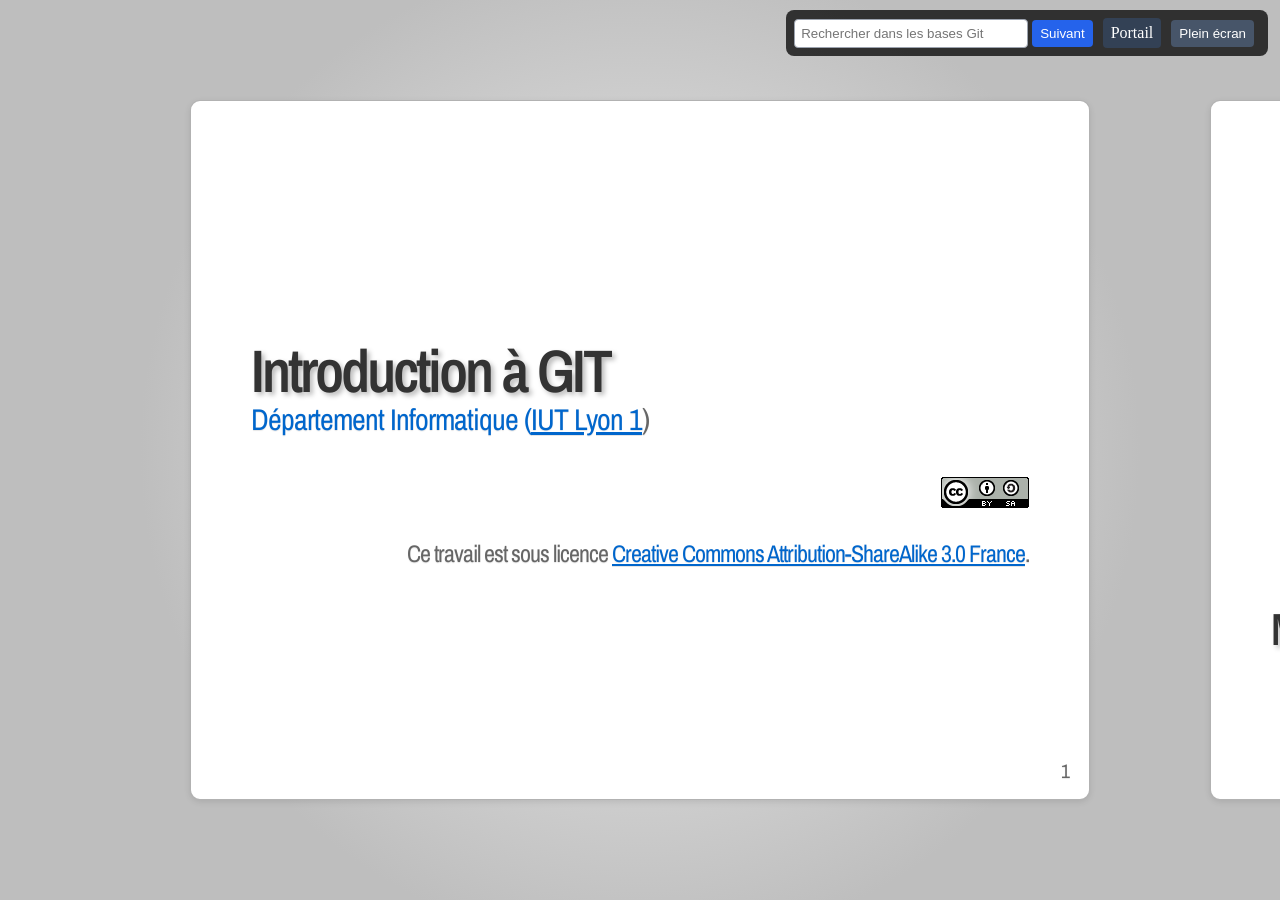
<file: cours-git-intro/slides/index.html>
<!DOCTYPE html>


<html>
  <head>
    <script type="text/javascript">
      (function () {
        var target = 'live.html' + (window.location.search || '') + (window.location.hash || '');
        if (window.location.pathname.indexOf('/live.html') === -1) {
          window.location.replace(target);
        }
      })();
    </script>
    <meta http-equiv="Content-Type" content="text/html; charset=utf-8" />
    
    <title>Introduction à GIT &mdash; Introduction à GIT</title>
    
    <link rel="stylesheet" href="_static/basic.css" type="text/css" />
    <link rel="stylesheet" href="_static/styles.css" type="text/css" />
    <link rel="stylesheet" href="_static/slides.css" type="text/css" />
    <link rel="stylesheet" href="_static/pygments.css" type="text/css" />
    
    <link rel="stylesheet" href="_static/../../_static/sab-slides.css" type="text/css" />
    
    
    
    
    <script type="text/javascript">
      var DOCUMENTATION_OPTIONS = {
        URL_ROOT:    './',
        VERSION:     '2013.08.09',
        COLLAPSE_INDEX: false,
        FILE_SUFFIX: '.html',
        HAS_SOURCE:  true
      };
    </script>
    <script type="text/javascript" src="_static/jquery.js"></script>
    <script type="text/javascript" src="_static/underscore.js"></script>
    <script type="text/javascript" src="_static/doctools.js"></script>
    <script type="text/javascript" src="_static/translations.js"></script>
    <script type="text/javascript" src="_static/common.js"></script>
    
    <script type="text/javascript" src="_static/slides.js"></script>
    <script type="text/javascript" src="_static/sync.js"></script>
    <script type="text/javascript" src="_static/controller.js"></script>
    <script type="text/javascript" src="_static/init.js"></script>
    
    
    <link rel="index" title="Index" href="genindex.html" />
    <link rel="search" title="Recherche" href="search.html" />
    <link rel="top" title="Introduction à GIT" href="#" /> 
    <style type="text/css">
      .slides-searchbar {
        position: fixed;
        top: 10px;
        right: 12px;
        z-index: 9999;
        background: rgba(0, 0, 0, 0.75);
        border-radius: 8px;
        padding: 8px;
      }

      .slides-searchbar input[type="text"] {
        width: 220px;
        max-width: 45vw;
        padding: 6px;
        border: 1px solid #9ca3af;
        border-radius: 4px;
      }

      .slides-searchbar input[type="submit"] {
        padding: 6px 8px;
        border: 0;
        border-radius: 4px;
        background: #2563eb;
        color: #fff;
        cursor: pointer;
      }
    </style>
  </head>
  <body>

<div class="slides-searchbar">
  <form id="slides-search-form" action="#" method="get" target="_self">
    <input id="slides-search-input" type="text" name="q" placeholder="Rechercher dans les bases Git" />
    <input type="submit" value="Suivant" />
    <span id="slides-search-status" style="color:#e5e7eb;font-size:12px;margin-left:6px;"></span>
  </form>
</div>

<script type="text/javascript">
  (function () {
    var form = document.getElementById('slides-search-form');
    var input = document.getElementById('slides-search-input');
    var status = document.getElementById('slides-search-status');
    var lastQuery = '';
    var matches = [];
    var matchCursor = -1;

    function normalize(text) {
      return (text || '')
        .toLowerCase()
        .normalize('NFD')
        .replace(/[\u0300-\u036f]/g, '');
    }

    function computeMatches(query) {
      var normalizedQuery = normalize(query).trim();
      var found = [];
      var slideNodes = document.querySelectorAll('section.slides article.slide');
      for (var i = 0; i < slideNodes.length; i++) {
        var slideText = normalize(slideNodes[i].textContent || '');
        if (normalizedQuery && slideText.indexOf(normalizedQuery) !== -1) {
          found.push(i);
        }
      }
      return found;
    }

    function goToSlide(slideIndex) {
      if (window.SlideDeck && typeof window.SlideDeck.setLocation === 'function') {
        window.SlideDeck.setLocation(slideIndex);
      } else {
        window.location.hash = '#' + (slideIndex + 1);
      }
    }

    function nextMatch(query) {
      if (!query) {
        matches = [];
        matchCursor = -1;
        status.textContent = '';
        return;
      }

      if (query !== lastQuery) {
        matches = computeMatches(query);
        matchCursor = -1;
        lastQuery = query;
      }

      if (!matches.length) {
        status.textContent = 'Aucun résultat';
        return;
      }

      matchCursor = (matchCursor + 1) % matches.length;
      goToSlide(matches[matchCursor]);
      status.textContent = (matchCursor + 1) + '/' + matches.length;
    }
    if (!form || !input) {
      return;
    }
    form.addEventListener('submit', function (event) {
      event.preventDefault();
      nextMatch((input.value || '').trim());
    });

    ['keydown', 'keypress', 'keyup'].forEach(function (eventName) {
      input.addEventListener(eventName, function (event) {
        event.stopPropagation();
      });
    });

    form.addEventListener('click', function (event) {
      event.stopPropagation();
    });
  })();
</script>

<section
   id="slide_container"
   class='slides layout-regular'>


  
<article class="slide level-1" id="introduction-a-git">

<h1>Introduction à GIT<a class="headerlink" href="../index.html#introduction-a-git" title="View HTML">§</a></h1>

<!-- NB: using raw:: directive in order to accurately tag metadata -->

  <a rel="author">Département Informatique
    (<a href="http://iut.univ-lyon1.fr/">IUT Lyon 1</a>)
       </a>

  <a rel="license"
     href="http://creativecommons.org/licenses/by-sa/3.0/fr/deed.en">
     <p><img alt="Creative Commons License" style="border-width:0"
          src="_static/cc.png" /></p></a>

  <p class="license">Ce travail est sous licence
  <a rel="license"
     href="http://creativecommons.org/licenses/by-sa/3.0/fr/deed.fr">
     Creative Commons Attribution-ShareAlike 3.0 France</a>.</p>


<div class="slide-no">1</div>


</article>
<article class="slide level-2" id="motivations">

<h2>Motivations<a class="headerlink" href="../index.html#motivations" title="View HTML">§</a></h2>




<div class="slide-no">2</div>


</article>
<article class="slide level-3" id="exemple-1">

<h3>Exemple 1<a class="headerlink" href="../index.html#exemple-1" title="View HTML">§</a></h3>

<div class="figure">
<a class="reference internal image-reference" href="_images/motivation1.png"><img alt="_images/motivation1.png" src="_images/motivation1.png" style="width: 100%;" /></a>
</div>
<div class="admonition note">
<p class="first admonition-title">Note</p>
<ul class="last simple">
<li>la version la plus à jour est-elle <code class="docutils literal"><span class="pre">Rapport.doc</span></code> ou
<code class="docutils literal"><span class="pre">Rapport_VFinale.doc</span></code>&nbsp;?</li>
<li>et si on avait aussi <code class="docutils literal"><span class="pre">Rapport_VFinale1.doc</span></code> et <code class="docutils literal"><span class="pre">Rapport_VFinale2.doc</span></code>
(expérience vécue)&nbsp;?</li>
<li>les versions n'apparaissent pas dans l'ordre (1.1, 1, 2)</li>
<li>la version 2-jd vient elle avant ou après la version 2&nbsp;?</li>
</ul>
</div>



<div class="slide-no">3</div>


</article>
<article class="slide level-3" id="exemple-2">

<h3>Exemple 2<a class="headerlink" href="../index.html#exemple-2" title="View HTML">§</a></h3>

<div class="figure">
<a class="reference internal image-reference" href="_images/motivation2.png"><img alt="_images/motivation2.png" src="_images/motivation2.png" style="width: 100%;" /></a>
</div>
<div class="admonition note">
<p class="first admonition-title">Note</p>
<ul class="last simple">
<li>les versions de l'image sont elles numérotées indépendamment,
ou par rapport aux versions de la page&nbsp;?</li>
<li>nécessité de renommer les fichiers pour visualiser une ancienne version
(pour que les liens fonctionnent)</li>
</ul>
</div>



<div class="slide-no">4</div>


</article>
<article class="slide level-3" id="histoires-vraies">

<h3>Histoires vraies<a class="headerlink" href="../index.html#histoires-vraies" title="View HTML">§</a></h3>

<ul>
<li><p class="first">Après que nous avons échangé avec un collègue des versions d'un fichier
nommées <code class="docutils literal"><span class="pre">X_1.1.doc</span></code>, <code class="docutils literal"><span class="pre">X_1.2.doc</span></code>, <code class="docutils literal"><span class="pre">X_1.3.doc</span></code> (et ainsi de suite),</p>
<p>il a nommé la version finale <code class="docutils literal"><span class="pre">X_1.0.doc</span></code> ...</p>
</li>
<li><p class="first">Un autre collègue m'a envoyé, le 15 mars 2013,
un fichier nommé <code class="docutils literal"><span class="pre">2013-03-17-xxx</span></code> .</p>
<p>Je l'ai modifié le 16 mars&nbsp;; quel nom lui donner&nbsp;?...</p>
</li>
</ul>



<div class="slide-no">5</div>


</article>
<article class="slide level-3" id="conclusion">

<h3>Conclusion<a class="headerlink" href="../index.html#conclusion" title="View HTML">§</a></h3>

<ul class="simple">
<li>La gestion des versions est un travail fastidieux et méthodique.</li>
<li>Les humains ne sont pas doués pour les travaux fastidieux et méthodiques.</li>
<li>Laissons cela à l'ordinateur,<ul>
<li>et concentrons-nous sur la partie du travail
où nous sommes meilleurs que l'ordinateur.</li>
</ul>
</li>
</ul>
<p>→ <abbr title="Version Control Systems">VCS</abbr> (<span class="eng">Version Control System</span>)</p>



<div class="slide-no">6</div>


</article>
<article class="slide level-4" id="avertissement">

<h4>Avertissement<a class="headerlink" href="../index.html#avertissement" title="View HTML">§</a></h4>

<ul class="simple">
<li>GIT (se prononce «&nbsp;guite&nbsp;») est un outil extrêmement riche&nbsp;;<ul>
<li>nous n'en verrons qu'une partie dans ce module.</li>
</ul>
</li>
<li>Ne vous laissez pas effrayer par l'interface «&nbsp;touffue&nbsp;»&nbsp;;<ul>
<li>faites confiance aux réglages par défaut (dans un premier temps).</li>
</ul>
</li>
</ul>
<div class="figure">
<a class="reference internal image-reference" href="_images/logogit.png"><img alt="_images/logogit.png" src="_images/logogit.png" style="width: 20%;" /></a>
</div>



<div class="slide-no">7</div>


</article>
<article class="slide level-2" id="historique-des-vcs">

<h2>Historique des <abbr title="Version Control Systems">VCS</abbr><a class="headerlink" href="../index.html#historique-des-vcs" title="View HTML">§</a></h2>




<div class="slide-no">8</div>


</article>
<article class="slide level-3" id="origines">

<h3>Origines<a class="headerlink" href="../index.html#origines" title="View HTML">§</a></h3>

<ul class="simple">
<li>Initialement dédiés à la gestion de code source pour les projets logiciels</li>
<li>mais également :<ul>
<li>documentation</li>
<li>site web</li>
</ul>
</li>
<li>travail collaboratif :<ul>
<li>facilité d'échange</li>
<li>traçabilité</li>
<li>gestion des conflits</li>
</ul>
</li>
</ul>



<div class="slide-no">9</div>


</article>
<article class="slide level-3" id="evolutions">

<h3>Évolutions<a class="headerlink" href="../index.html#evolutions" title="View HTML">§</a></h3>

<p><strong>Systèmes centralisés</strong></p>
<ul class="simple">
<li><a class="reference external" href="http://savannah.nongnu.org/projects/cvs/">CVS</a> (Concurrent Versioning System, vieillissant)</li>
<li><a class="reference external" href="https://subversion.apache.org/">SVN</a> (Subversion, encore présent dans certaines entreprises)</li>
</ul>
<p><strong>Systèmes décentralisés</strong></p>
<ul class="simple">
<li><a class="reference external" href="http://git-scm.com/">GIT</a></li>
<li><a class="reference external" href="https://www.mercurial-scm.org/">Mercurial</a> (Hg)</li>
<li>Bazaar (bzr, projet abandonné)</li>
</ul>
<p>→ facilitent une utilisation individuelle</p>



<div class="slide-no">10</div>


</article>
<article class="slide level-2" id="notions-de-base">

<h2>Notions de base<a class="headerlink" href="../index.html#notions-de-base" title="View HTML">§</a></h2>




<div class="slide-no">11</div>


</article>
<article class="slide level-3" id="bon-exemple">

<h3>Bon exemple<a class="headerlink" href="../index.html#bon-exemple" title="View HTML">§</a></h3>

<div class="figure">
<a class="reference internal image-reference" href="_images/motivation3.png"><img alt="_images/motivation3.png" src="_images/motivation3.png" style="width: 100%;" /></a>
</div>
<div class="admonition note">
<p class="first admonition-title">Note</p>
<p class="last">Le répertoire <code class="docutils literal"><span class="pre">.git</span></code> est un répertoire caché,
qui contient tout l'historique des fichiers.</p>
</div>



<div class="slide-no">12</div>


</article>
<article class="slide level-3" id="les-avantages-de-la-gestion-de-versions">

<h3>Les avantages de la gestion de versions<a class="headerlink" href="../index.html#les-avantages-de-la-gestion-de-versions" title="View HTML">§</a></h3>

<ul class="simple">
<li>Sauvegarde (modulo la synchronisation avec un serveur distant)</li>
<li>Conservation de l'historique (nominatif) des fichiers (qui a fait quoi ?)</li>
<li>Possibilité de retour en arrière</li>
<li>Fusion des modifications lors du travail collaboratif</li>
<li>Visualiser les changements au cours du temps</li>
</ul>



<div class="slide-no">13</div>


</article>
<article class="slide level-3" id="notions">

<h3>Notions<a class="headerlink" href="../index.html#notions" title="View HTML">§</a></h3>

<div class="contents local topic" id="contents">
<ul class="simple">
<li><a class="reference internal" href="#depot-repository" id="id46">Dépôt (<span class="eng">repository</span>)</a></li>
<li><a class="reference internal" href="#commit" id="id47">Commit</a></li>
<li><a class="reference internal" href="#copie-de-travail" id="id48">Copie de travail</a></li>
<li><a class="reference internal" href="#index" id="id49">Index</a></li>
</ul>
</div>



<div class="slide-no">14</div>


</article>
<article class="slide level-4" id="depot-repository">

<h4>Dépôt (<span class="eng">repository</span>)<a class="headerlink" href="../index.html#depot-repository" title="View HTML">§</a></h4>

<p>Le répertoire caché <code class="docutils literal"><span class="pre">.git</span></code> est nommé <strong>dépôt</strong>
(en anglais <span class="eng">repository</span>).</p>
<p>Il contient toutes les données dont GIT a besoin pour gérer l'historique.
Sauf rarissimes exceptions, vous ne modifierez jamais son contenu directement,
mais uniquement en passant par les commandes GIT.</p>



<div class="slide-no">15</div>


</article>
<article class="slide level-4" id="commit">

<h4>Commit<a class="headerlink" href="../index.html#commit" title="View HTML">§</a></h4>

<p>L'historique d'un projet est une séquence de «&nbsp;photos&nbsp;»,
contenant l'état de tous les fichiers du projet.</p>
<p>Ces «&nbsp;photos&nbsp;» s'appellent des <strong>commits</strong>,
et possèdent&nbsp;:</p>
<ul class="simple">
<li>une date</li>
<li>un auteur</li>
<li>une description textuelle</li>
<li>un lien vers le(s) commit(s) précédent(s)</li>
</ul>
<p>On parle également de <strong>révision</strong>.</p>



<div class="slide-no">16</div>


</article>
<article class="slide level-5" id="illustration">

<h5>Illustration<a class="headerlink" href="../index.html#illustration" title="View HTML">§</a></h5>

<div class="figure" id="id44">
<a class="reference internal image-reference" href="_images/historique1.png"><img alt="_images/historique1.png" src="_images/historique1.png" style="width: 100%;" /></a>
<p class="caption"><span class="caption-text">Visualisation d'un historique simple
dans un outil graphique.</span></p>
</div>
<p>NB&nbsp;: on ignore pour l'instant le rectangle <code class="docutils literal"><span class="pre">master</span></code>&nbsp;;
on l'expliquera par la suite.</p>
<p>Selon votre installation, la branche principale peut s'appeler <code class="docutils literal"><span class="pre">main</span></code> au lieu de <code class="docutils literal"><span class="pre">master</span></code>&nbsp;: la commande <code class="docutils literal"><span class="pre">git</span> <span class="pre">branch</span></code> vous indique son nom. Dans ce cas, remplacez <code class="docutils literal"><span class="pre">master</span></code> par <code class="docutils literal"><span class="pre">main</span></code> dans toute la suite du cours.</p>



<div class="slide-no">17</div>


</article>
<article class="slide level-5" id="remarque">

<h5>Remarque<a class="headerlink" href="../index.html#remarque" title="View HTML">§</a></h5>

<p>Bien que <em>conceptuellement</em>, chaque commit contient tous les fichiers du projet,
GIT utilise un <a class="reference external" href="https://git-scm.com/book/en/v2/Git-Internals-Git-Objects">système de stockage très efficace</a>&nbsp;:</p>
<ul class="simple">
<li>le commit ne stocke que les fichiers modifiés par rapport au commit précédent;</li>
<li>l'ensemble peut être compressé (<code class="docutils literal"><span class="pre">git</span> <span class="pre">gc</span></code>) pour réduire encore la redondance (lorsque deux versions successives d'un fichier sont très proches).</li>
</ul>
<p>NB&nbsp;: bien que GIT (et les autres <abbr title="Version Control Systems">VCS</abbr>)
soient plus particulièrement conçus pour des fichiers texte,
ils fonctionnent aussi avec des fichiers binaires (images, bureautique, etc.).</p>



<div class="slide-no">18</div>


</article>
<article class="slide level-4" id="copie-de-travail">

<h4>Copie de travail<a class="headerlink" href="../index.html#copie-de-travail" title="View HTML">§</a></h4>

<p>On appelle <strong>copie de travail</strong> (en anglais <span class="eng">working copy</span>)
les fichiers effectivement présents dans le répertoire géré par GIT.</p>
<p>Leur état peut être différent du dernier commit de l'historique.</p>
<div class="figure">
<a class="reference internal image-reference" href="_images/historique2.png"><img alt="_images/historique2.png" src="_images/historique2.png" style="width: 100%;" /></a>
</div>



<div class="slide-no">19</div>


</article>
<article class="slide level-4" id="index">

<h4>Index<a class="headerlink" href="../index.html#index" title="View HTML">§</a></h4>

<p>L'index est un espace temporaire contenant les modifications
prêtes à être «&nbsp;commitées&nbsp;».</p>
<p>Ces modifications peuvent être&nbsp;:</p>
<ul class="simple">
<li>création de fichier</li>
<li>modification de fichier</li>
<li>suppression de fichier</li>
</ul>
<div class="figure">
<a class="reference internal image-reference" href="_images/historique3.png"><img alt="_images/historique3.png" src="_images/historique3.png" style="width: 100%;" /></a>
</div>
<div class="admonition note">
<p class="first admonition-title">Note</p>
<p>On remarque le code couleur de l'application <code class="docutils literal"><span class="pre">gitk</span></code>&nbsp;:</p>
<ul class="simple">
<li>rouge&nbsp;: changements non indexés, non commités</li>
<li>vert&nbsp;:  changements indexés, non commités</li>
<li>jaune&nbsp;: commit courant (HEAD)</li>
<li>bleu&nbsp;:  autres commits</li>
</ul>
<p class="last">NB: la sémantique du rouge et du vert est la même pour la ligne de commande.
Cependant, certains outils GIT ne respectent pas ce code couleur;
c'est notamment le cas de TortoiseGit que nous allons utiliser par la suite.</p>
</div>



<div class="slide-no">20</div>


</article>
<article class="slide level-3" id="mise-en-oeuvre">

<h3>Mise en œuvre<a class="headerlink" href="../index.html#mise-en-oeuvre" title="View HTML">§</a></h3>

<p>Dans ce cours, nous considérerons deux méthodes possibles&nbsp;:</p>
<ul class="simple">
<li>Ligne de commande (Git Bash)</li>
<li>Interface graphique (TortoiseGit)</li>
</ul>
<div class="figure">
<a class="reference internal image-reference" href="_images/popup_menu.png"><img alt="_images/popup_menu.png" src="_images/popup_menu.png" style="width: 35%;" /></a>
</div>
<div class="admonition note">
<p class="first admonition-title">Note</p>
<p>Il existe d'autres interfaces graphiques pour GIT,
notamment <code class="docutils literal"><span class="pre">Git</span> <span class="pre">Gui</span></code> qui est installé sur les machines de l'IUT,
mais que nous ne présenterons pas dans ce cours.</p>
<p class="last">De plus,
la plupart des IDE fournissent un accès aux commandes GIT,
mais nous ne les traiterons pas non plus.</p>
</div>



<div class="slide-no">21</div>


</article>
<article class="slide level-4" id="creation-du-depot">

<h4>Création du dépôt<a class="headerlink" href="../index.html#creation-du-depot" title="View HTML">§</a></h4>

<p>Initialise la gestion de version dans un répertoire
en créant le sous-répertoire <code class="docutils literal"><span class="pre">.git</span></code>.</p>
<p class="rubric">Mise en œuvre</p>
<ul>
<li><p class="first">Dans le menu contextuel du répertoire concerné,
<em>Git Create repository here...</em></p>
</li>
<li><p class="first">En ligne de commande, depuis le répertoire concerné:</p>
<div class="highlight-sh"><div class="highlight"><pre><span></span>$ git init
</pre></div>
</div>
</li>
</ul>



<div class="slide-no">22</div>


</article>
<article class="slide level-4" id="commiter-des-modifications">

<h4>Commiter des modifications<a class="headerlink" href="../index.html#commiter-des-modifications" title="View HTML">§</a></h4>

<p>Une fois les fichiers modifiés et dans un état satisfaisant,
vous pouvez les commiter.</p>
<p>Remarque&nbsp;: lorsque vous effectuez un commit, il est essentiel
d'écrire un message accompagnant le commit. Ce message doit
être informatif quant à la nature des modifications que vous
êtes en train de commiter.</p>
<p>Par exemple, <em>blip</em> est un <strong>mauvais</strong> message de commit, mais
<em>Correction des fautes d'orthographe dans la doc technique</em>
est un <strong>bon</strong> message de commit.</p>
<div class="admonition note">
<p class="first admonition-title">Note</p>
<p class="last">En cas de problème, il est possible de corriger un commit
(tant qu'il n'a pas été partagé avec d'autres collaborateurs),
mais nous étudierons cela plus tard.</p>
</div>



<div class="slide-no">23</div>


</article>
<article class="slide level-5" id="depuis-l-interface-graphique">

<h5>Depuis l'interface graphique<a class="headerlink" href="../index.html#depuis-l-interface-graphique" title="View HTML">§</a></h5>

<div class="figure">
<img alt="_images/gui-commit-annot.svg" class="fill" src="_images/gui-commit-annot.svg" /></div>



<div class="slide-no">24</div>


</article>
<article class="slide level-5" id="en-ligne-de-commande">

<h5>En ligne de commande<a class="headerlink" href="../index.html#en-ligne-de-commande" title="View HTML">§</a></h5>

<p>Ajouter un fichier dans l'index</p>
<div class="highlight-sh"><div class="highlight"><pre><span></span>$ git add &lt;filename&gt;
$ git add .            <span class="c1"># tout le contenu du dossier courant</span>
</pre></div>
</div>
<p>Retirer un fichier de l'index</p>
<div class="highlight-sh"><div class="highlight"><pre><span></span>$ git reset &lt;filename&gt;
$ git restore --staged &lt;filename&gt;   <span class="c1"># même effet (plus récent)</span>
</pre></div>
</div>
<p>Pour voir l'état des modifications en cours</p>
<div class="highlight-sh"><div class="highlight"><pre><span></span>$ git status    <span class="c1"># résumé</span>
$ git diff      <span class="c1"># détail des changements</span>
</pre></div>
</div>
<p>Pour commiter les modifications indexées</p>
<div class="highlight-sh"><div class="highlight"><pre><span></span>$ git commit    <span class="c1">#ou</span>
$ git commit -m <span class="s2">&quot;message de commit&quot;</span>
</pre></div>
</div>




<div class="slide-no">25</div>


</article>
<article class="slide level-5" id="editeur-vim">

<h5>Si un éditeur s'ouvre dans le terminal<a class="headerlink" href="../index.html#en-ligne-de-commande" title="View HTML">§</a></h5>

<div class="admonition hint">
<p class="first admonition-title">Indice</p>
<p>Si <code class="docutils literal"><span class="pre">git</span> <span class="pre">commit</span></code> (sans <code class="docutils literal"><span class="pre">-m</span></code>) ou <code class="docutils literal"><span class="pre">git</span> <span class="pre">merge</span></code> ouvre un éditeur dans le terminal (souvent <em>Vim</em>, avec des <code class="docutils literal"><span class="pre">~</span></code> à gauche)&nbsp;: tapez <em>Échap</em>, puis <code class="docutils literal"><span class="pre">:wq</span></code> et Entrée pour valider (<code class="docutils literal"><span class="pre">:q!</span></code> pour abandonner).</p>
<p class="last">Sous Windows, le message <code class="docutils literal">warning: ... LF will be replaced by CRLF</code> est sans gravité.</p>
</div>

</article>
<article class="slide level-4" id="consulter-l-historique">

<h4>Consulter l'historique<a class="headerlink" href="../index.html#consulter-l-historique" title="View HTML">§</a></h4>

<ul>
<li><p class="first">Menu contextuel &gt; <em>TortoiseGit</em> &gt; <em>Show log</em></p>
<p>(cf. figure suivante)</p>
</li>
<li><p class="first">En ligne de commande :</p>
<ul>
<li><p class="first">afficher la liste des commits</p>
<div class="highlight-sh"><div class="highlight"><pre><span></span>$ git log
</pre></div>
</div>
<p>(avec l'identifiant de chaque commit)</p>
</li>
<li><p class="first">afficher le détail d'un commit particulier</p>
<div class="highlight-sh"><div class="highlight"><pre><span></span>$ git show &lt;id-commit&gt;
</pre></div>
</div>
</li>
</ul>
</li>
</ul>



<div class="slide-no">26</div>


</article>
<article class="slide level-5" id="gui-log">

<h5>Depuis l'interface graphique<a class="headerlink" href="../index.html#gui-log" title="View HTML">§</a></h5>

<div class="figure">
<img alt="_images/gui-log-annot.svg" class="fill" src="_images/gui-log-annot.svg" /></div>



<div class="slide-no">27</div>


</article>
<article class="slide level-4" id="resume-des-etats-possibles-d-un-fichier-avec-git">

<h4>Résumé des états possibles d'un fichier avec GIT<a class="headerlink" href="../index.html#resume-des-etats-possibles-d-un-fichier-avec-git" title="View HTML">§</a></h4>

<div class="figure" id="id45">
<a class="reference internal image-reference" href="_images/git-states.svg"><img alt="_images/git-states.svg" src="_images/git-states.svg" width="75%" /></a>
<p class="caption"><span class="caption-text">Figure inspirée de <a class="reference external" href="http://git-scm.com/">git-scm.org</a>.</span></p>
</div>



<div class="slide-no">28</div>


</article>
<article class="exercice slide level-5" id="exercice">

<h5>Exercice<a class="headerlink" href="../index.html#exercice" title="View HTML">§</a></h5>

<ol class="arabic simple">
<li>Créez un nouveau répertoire, et faites-en un dépôt GIT.</li>
<li>Ajoutez un fichier HTML dans ce répertoire,
contenant une brève description de vous
(ou de n'importe quel autre sujet qui vous intéresse).
Commitez ces changements.</li>
<li>Ajoutez maintenant une feuille de style <em>externe</em> à votre fichier HTML,
(c'est-à-dire sous la forme d'un fichier CSS séparé,
référencé par une balise <code class="docutils literal"><span class="pre">&lt;link&gt;</span></code>).
Commitez ces changements.</li>
<li>Affichez l'historique de vos changements (selon votre méthode préférée).</li>
<li>Entraînez-vous à faire des commits&nbsp;:
modifiez le contenu du fichier HTML et/ou de la feuille de style,
ajoutez éventuellement d'autres fichiers (images par exemple).
À chaque changement,
commitez votre travail en rédigeant un message de commit suffisamment explicite.</li>
</ol>
<div class="admonition note">
<p class="first admonition-title">Note</p>
<p class="last">Il faut observer le .git. S'il n'apparaît pas, veiller à configurer l'explorateur de fichiers pour qu'il affiche les fichiers et dossiers cachés.</p>
</div>



<div class="slide-no">29</div>


</article>
<article class="slide level-2" id="naviguer-dans-l-historique">

<h2>Naviguer dans l'historique<a class="headerlink" href="../index.html#naviguer-dans-l-historique" title="View HTML">§</a></h2>




<div class="slide-no">30</div>


</article>
<article class="slide level-3" id="motivation">

<h3>Motivation<a class="headerlink" href="../index.html#motivation" title="View HTML">§</a></h3>

<p>L'intérêt d'utiliser un <abbr title="Version Control Systems">VCS</abbr> est de pouvoir consulter n'importe quelle version antérieure du projet.</p>
<p>⚠ Attention cependant&nbsp;:</p>
<ul class="simple">
<li>à ne pas avoir de modification non commitée
lorsque vous commencez à naviguer dans l'historique&nbsp;;</li>
<li>à ne pas faire de modification sur une version ancienne.</li>
</ul>
<p>Dans les deux cas, vous risqueriez de perdre ces modifications
(GIT affiche d'ailleurs des messages d'avertissement).</p>



<div class="slide-no">31</div>


</article>
<article class="slide level-3" id="index-8">

<h3>Mise en œuvre<a class="headerlink" href="../index.html#index-8" title="View HTML">§</a></h3>

<ul>
<li><p class="first">Menu contextuel &gt; <em>TortoiseGit</em> &gt; <em>Switch/Checkout...</em></p>
<ul class="simple">
<li>cocher <em>Commit</em>,</li>
<li>saisir une <em>Expression de révision</em> (cf. ci-après),</li>
<li>le cas échéant, décocher <em>Create New Branch</em>,</li>
<li>valider.</li>
</ul>
</li>
<li><p class="first">En ligne de commande&nbsp;:</p>
<div class="highlight-sh"><div class="highlight"><pre><span></span>$ git checkout &lt;revision&gt;
</pre></div>
</div>
</li>
</ul>



<div class="slide-no">32</div>


</article>
<article class="slide level-3" id="expressions-de-revision">

<h3>Expressions de révision<a class="headerlink" href="../index.html#expressions-de-revision" title="View HTML">§</a></h3>

<p>Il existe plusieurs méthodes pour spécifier une révision à GIT&nbsp;:</p>
<div class="contents local topic" id="id4">
<ul class="simple">
<li><a class="reference internal" href="#identifiant" id="id50">Identifiant</a></li>
<li><a class="reference internal" href="#relatif" id="id51">Relatif</a></li>
</ul>
</div>
<p>(liste non exhaustive)</p>



<div class="slide-no">33</div>


</article>
<article class="slide level-4" id="identifiant">

<h4>Identifiant<a class="headerlink" href="../index.html#identifiant" title="View HTML">§</a></h4>

<p>Chaque commit a un identifiant, affiché</p>
<blockquote>
<div><ul class="simple">
<li>par l'interface graphique (cf. <a class="reference internal" href="#gui-log"><span class="std std-ref">figure</span></a>),</li>
<li>par la commande <code class="docutils literal"><span class="pre">git</span> <span class="pre">log</span></code>.</li>
</ul>
</div></blockquote>
<p>On peut spécifier une révision en utilisant</p>
<blockquote>
<div><ul class="simple">
<li>l'identifiant complet du commit, ou</li>
<li>les premiers caractères de l'identifiant, tant qu'il n'y a pas d'ambiguïté</li>
</ul>
</div></blockquote>
<p>Exemple&nbsp;:</p>
<div class="highlight-sh"><div class="highlight"><pre><span></span>$ git checkout 9a063f5fd514e966837163ceffaec332ce66fdff    <span class="c1"># ou</span>
$ git checkout 9a063
</pre></div>
</div>



<div class="slide-no">34</div>


</article>
<article class="slide level-4" id="relatif">

<h4>Relatif<a class="headerlink" href="../index.html#relatif" title="View HTML">§</a></h4>

<p><code class="docutils literal"><span class="pre">HEAD~</span></code> ou <code class="docutils literal"><span class="pre">HEAD~1</span></code> désignent le parent du commit courant.
Ainsi&nbsp;:</p>
<div class="highlight-sh"><div class="highlight"><pre><span></span>$ git checkout HEAD~
</pre></div>
</div>
<p>permet de remonter d'un commit dans l'historique.</p>
<p>NB&nbsp;: <code class="docutils literal"><span class="pre">HEAD~2</span></code> remonte de deux commits, <code class="docutils literal"><span class="pre">HEAD~3</span></code> de trois commits,
et ainsi de suite.</p>



<div class="slide-no">35</div>


</article>
<article class="slide level-3" id="retour-au-present">

<h3>Retour au présent<a class="headerlink" href="../index.html#retour-au-present" title="View HTML">§</a></h3>

<ul>
<li><p class="first">Menu contextuel &gt; <em>TortoiseGit</em> &gt; <em>Switch/Checkout...</em></p>
<ul class="simple">
<li>s'assurer que <code class="docutils literal"><span class="pre">Branch</span></code> est bien coché,</li>
<li>s'assurer que <code class="docutils literal"><span class="pre">master</span></code> est bien sélectionné dans la liste correspondante,</li>
<li>valider.</li>
</ul>
</li>
<li><p class="first">En ligne de commande&nbsp;:</p>
<div class="highlight-sh"><div class="highlight"><pre><span></span>$ git checkout master
</pre></div>
</div>
</li>
</ul>
<p>NB&nbsp;: ceci est en fait un cas particulier de l'action <a class="reference internal" href="#changer-de-branche"><span class="std std-ref">Changer de branche</span></a>
que nous étudierons un peu plus tard.</p>



<div class="slide-no">36</div>


</article>
<article class="exercice slide level-4" id="id5">

<h4>Exercice<a class="headerlink" href="../index.html#id5" title="View HTML">§</a></h4>

<ol class="arabic simple">
<li>Naviguez dans l'historique du dépôt créé à l'exercice précédent,
pour afficher l'avant-dernière version de votre fichier HTML.</li>
<li>Affichez ensuite l'antépénultième (avant-avant-dernière) version.</li>
<li>Affichez ensuite la deuxième version de votre fichier HTML.</li>
<li>Affichez ensuite la première version de votre fichier HTML.</li>
<li>Revenez au «&nbsp;présent&nbsp;» (<em>i.e.</em> la dernière version).</li>
</ol>



<div class="slide-no">37</div>


</article>
<article class="slide level-3" id="entractes">

<h3>Entracte<a class="headerlink" href="../index.html#entractes" title="View HTML">§</a></h3>

<p>Nous venons de voir les fonctionnalités les plus basiques de GIT,
qui permettent de gérer <span class="del">efficacement</span> correctement
l'historique d'un ensemble de fichiers
→ à utiliser <em>sans modération</em>.</p>
<p>Dans la suite, nous allons étudier des fonctionnalités un peu plus avancées,
qui seraient impraticables avec une gestion «&nbsp;manuelle&nbsp;» de l'historique.</p>
<blockquote>
<div><ul class="simple">
<li>elles peuvent donc vous sembler superflues,</li>
<li>mais s'avèrent vite indispensables quand on y a pris goût.</li>
</ul>
</div></blockquote>



<div class="slide-no">38</div>


</article>
<article class="slide level-2" id="branches">

<h2>Branches<a class="headerlink" href="../index.html#branches" title="View HTML">§</a></h2>




<div class="slide-no">39</div>


</article>
<article class="slide level-3" id="id6">

<h3>Motivation<a class="headerlink" href="../index.html#id6" title="View HTML">§</a></h3>

<p>Dans certaines situations, on peut souhaiter faire cohabiter et évoluer
<em>plusieurs</em> versions divergentes du même projet.</p>
<p>Ces versions peuvent parfois converger à nouveau (mais pas forcément).</p>
<div class="admonition note">
<p class="first admonition-title">Note</p>
<p class="last">Les copies d'écran de ces exemples sont faites avec
un autre logiciel que les précédentes,
ce qui explique le code couleur différent.</p>
</div>



<div class="slide-no">40</div>


</article>
<article class="slide level-4" id="exemple-1-cv">

<h4>Exemple 1&nbsp;: CV<a class="headerlink" href="../index.html#exemple-1-cv" title="View HTML">§</a></h4>

<p>Pour un CV, on souhaite avoir&nbsp;:</p>
<ul class="simple">
<li>une version «&nbsp;maître&nbsp;» que l'on maintient à jour,</li>
<li>des variantes pour chaque demande d'emploi,
adaptées en fonction de l'employeur visé.</li>
</ul>



<div class="slide-no">41</div>


</article>
<article class="slide level-5" id="id7">

<h5>Illustration<a class="headerlink" href="../index.html#id7" title="View HTML">§</a></h5>

<div class="figure">
<a class="reference internal image-reference" href="_images/branches_cv.png"><img alt="_images/branches_cv.png" src="_images/branches_cv.png" style="width: 60%;" /></a>
</div>
<div class="admonition note">
<p class="first admonition-title">Note</p>
<p class="last">L'historique n'a plus une structure linéaire, mais <em>arborescente</em>
(ce qui justifiera la métaphore de la «&nbsp;branche&nbsp;»).</p>
</div>



<div class="slide-no">42</div>


</article>
<article class="slide level-4" id="exemple-2-site-web">

<h4>Exemple 2&nbsp;: site web<a class="headerlink" href="../index.html#exemple-2-site-web" title="View HTML">§</a></h4>

<p>Pour un site web, on souhaite avoir&nbsp;:</p>
<ul class="simple">
<li>la version publiée,</li>
<li>une version de travail,
dans laquelle on apporte des modifications incrémentales.</li>
</ul>
<p>Les deux versions mènent leur existence en parallèle,
la version publiée étant régulièrement mise à jour
par rapport à la version de travail.</p>



<div class="slide-no">43</div>


</article>
<article class="slide level-5" id="id8">

<h5>Illustration<a class="headerlink" href="../index.html#id8" title="View HTML">§</a></h5>

<div class="figure">
<a class="reference internal image-reference" href="_images/branches_siteweb.png"><img alt="_images/branches_siteweb.png" src="_images/branches_siteweb.png" style="width: 60%;" /></a>
</div>
<div class="admonition note">
<p class="first admonition-title">Note</p>
<p class="last">L'historique n'est même plus un arbre,
mais un graphe orienté sans cycle.</p>
</div>



<div class="slide-no">44</div>


</article>
<article class="slide level-4" id="exemple-3-logiciel">

<h4>Exemple 3&nbsp;: logiciel<a class="headerlink" href="../index.html#exemple-3-logiciel" title="View HTML">§</a></h4>

<p>Dans un projet logiciel, on souhaite avoir&nbsp;:</p>
<ul class="simple">
<li>la version stable, dans laquelle on se contente de corriger des bugs, et</li>
<li>une ou plusieurs versions expérimentales,
dans lesquelles on implémente de nouvelles fonctionnalités ;</li>
</ul>
<p>Une fois au point,
chaque nouvelle fonctionnalité est intégrée à la version stable.</p>



<div class="slide-no">45</div>


</article>
<article class="slide level-5" id="id9">

<h5>Illustration<a class="headerlink" href="../index.html#id9" title="View HTML">§</a></h5>

<div class="figure">
<a class="reference internal image-reference" href="_images/branches_logiciel.png"><img alt="_images/branches_logiciel.png" src="_images/branches_logiciel.png" style="width: 80%;" /></a>
</div>



<div class="slide-no">46</div>


</article>
<article class="slide level-3" id="index-10">

<h3>Notions<a class="headerlink" href="../index.html#index-10" title="View HTML">§</a></h3>

<ul class="simple">
<li>Une <strong>branche</strong> est la <em>lignée</em> (généalogique) de commits,
à laquelle on a donné un nom.</li>
<li>Le commit le plus récent de la branche est appelé <em>sommet</em>
(en anglais <span class="eng">tip</span>) de cette branche.</li>
<li>La copie de travail est (en général) liée au sommet d'une branche
(<code class="docutils literal"><span class="pre">master</span></code> par défaut).</li>
<li>À chaque nouveau commit,
le sommet de la branche courante est avancé vers ce nouveau commit
(la branche «&nbsp;pousse&nbsp;»).</li>
</ul>
<div class="admonition note">
<p class="first admonition-title">Note</p>
<p>Par «&nbsp;lignée&nbsp;», on entend&nbsp;:
l'ensemble des commits ancêtres du sommet de la branche.</p>
<p class="last">Dans le cas simple, cette lignée a une structure linéaire,
mais ce n'est pas toujours le cas
(comme en témoignent, dans les illustrations ci-avant,
la branche <code class="docutils literal"><span class="pre">publié</span></code> dans l'<a class="reference internal" href="#exemple-siteweb"><span class="std std-ref">exemple du site web</span></a>
et la branche <code class="docutils literal"><span class="pre">master</span></code> dans
l'<a class="reference internal" href="#exemple-logiciel"><span class="std std-ref">exemple du logiciel</span></a>).</p>
</div>



<div class="slide-no">47</div>


</article>
<article class="slide level-4" id="accessibilite">

<h4>Accessibilité<a class="headerlink" href="../index.html#accessibilite" title="View HTML">§</a></h4>

<p>Un commit est <strong>accessible</strong> s'il appartient à au moins une branche.
Les commits non accessibles sont automatiquement supprimés par GIT.</p>
<div class="admonition note">
<p class="first admonition-title">Note</p>
<p class="last">Cette suppression n'est cependant pas immédiate.
Il est donc parfois possible de «&nbsp;sauver&nbsp;»
un commit devenu récemment inaccessible,
en créant une nouvelle branche avant sa suppression effective.</p>
</div>
<p>Lorsqu'on <a class="reference internal" href="#naviguer"><span class="std std-ref">navigue dans l'historique</span></a>,
on lie la copie de travail à un commit particulier plutôt qu'à une branche
(mode <span class="eng">detached HEAD</span>).</p>
<p>→ Les commits que l'on ferait dans cet état n'appartiendraient à aucune branche
et seraient donc perdus.</p>



<div class="slide-no">48</div>


</article>
<article class="slide level-3" id="id11">

<h3>Mise en œuvre<a class="headerlink" href="../index.html#id11" title="View HTML">§</a></h3>

<div class="contents local topic" id="id12">
<ul class="simple">
<li><a class="reference internal" href="#afficher-la-liste-des-branches" id="id52">Afficher la liste des branches</a></li>
<li><a class="reference internal" href="#creer-une-nouvelle-branche" id="id53">Créer une nouvelle branche</a></li>
<li><a class="reference internal" href="#changer-de-branche" id="id54">Changer de branche</a></li>
<li><a class="reference internal" href="#id17" id="id55">Exercice</a></li>
<li><a class="reference internal" href="#fusionner-deux-branches" id="id56">Fusionner deux branches</a></li>
</ul>
</div>



<div class="slide-no">49</div>


</article>
<article class="slide level-4" id="afficher-la-liste-des-branches">

<h4>Afficher la liste des branches<a class="headerlink" href="../index.html#afficher-la-liste-des-branches" title="View HTML">§</a></h4>

<ul>
<li><p class="first">Dans les interfaces graphiques&nbsp;:</p>
<p>elle apparaît chaque fois qu'elle est nécessaire</p>
<p>(par exemple, dans la boite de dialogue <em>Switch/Checkout...</em> vue précédemment).</p>
</li>
<li><p class="first">En ligne de commande&nbsp;:</p>
<div class="highlight-sh"><div class="highlight"><pre><span></span>$ git branch
</pre></div>
</div>
<p>Le nom de la branche courante apparaît précédé d'une étoile.</p>
</li>
</ul>



<div class="slide-no">50</div>


</article>
<article class="slide level-4" id="creer-une-nouvelle-branche">

<h4>Créer une nouvelle branche<a class="headerlink" href="../index.html#creer-une-nouvelle-branche" title="View HTML">§</a></h4>

<p>Cette opération consiste à placer, sur un commit existant,
le sommet d'une <em>nouvelle</em> branche
(qui pourra croître indépendamment des autres).</p>



<div class="slide-no">51</div>


</article>
<article class="slide level-5" id="id13">

<h5>Depuis l'interface graphique<a class="headerlink" href="../index.html#id13" title="View HTML">§</a></h5>

<p>Menu contextuel &gt; <em>TortoiseGit</em> &gt; <em>Create Branch...</em></p>
<blockquote>
<div><ul class="simple">
<li>on doit choisir un nom pour la nouvelle branche&nbsp;;</li>
<li>dans la section «&nbsp;Base on&nbsp;»,
on peut choisir sur quel commit la nouvelle sera créée
(par défaut: commit courant <code class="docutils literal"><span class="pre">HEAD</span></code>)&nbsp;;</li>
<li>si on  coche la case <em>Switch to new branch</em> (en bas à droite)
la nouvelle branche deviendra la branche courante.</li>
</ul>
</div></blockquote>



<div class="slide-no">52</div>


</article>
<article class="slide level-5" id="index-13">

<h5>En ligne de commande<a class="headerlink" href="../index.html#index-13" title="View HTML">§</a></h5>

<p>Pour créer une nouvelle branche sur le commit courant&nbsp;:</p>
<div class="highlight-sh"><div class="highlight"><pre><span></span>$ git branch &lt;nom_nouvelle_branche&gt;
</pre></div>
</div>
<p>Pour créer une nouvelle branche à un autre emplacement&nbsp;:</p>
<div class="highlight-sh"><div class="highlight"><pre><span></span>$ git branch &lt;nom_nouvelle_branche&gt; &lt;revision&gt;
</pre></div>
</div>
<p>Ces commandes ne changent pas la branche courante.
Pour créer une nouvelle branche <em>et</em> en faire la branche courante,
utilisez plutôt&nbsp;:</p>
<div class="highlight-sh"><div class="highlight"><pre><span></span>$ git checkout -b &lt;nom_nouvelle_branche&gt;    <span class="c1"># ou</span>
$ git checkout -b &lt;nom_nouvelle_branche&gt; &lt;revision&gt;
</pre></div>
</div>
<p>Depuis Git 2.23 (2019), équivalent plus explicite (dédié aux branches)&nbsp;:</p>
<div class="highlight-sh"><div class="highlight"><pre><span></span>$ git switch -c &lt;nom_nouvelle_branche&gt;    <span class="c1"># comme git checkout -b</span>
</pre></div>
</div>



<div class="slide-no">53</div>


</article>
<article class="slide level-4" id="changer-de-branche">

<h4>Changer de branche<a class="headerlink" href="../index.html#changer-de-branche" title="View HTML">§</a></h4>

<p>Cette opération consiste à modifier la copie de travail
pour la mettre dans le même état que le sommet d'une branche.</p>
<div class="admonition hint">
<p class="first admonition-title">Indice</p>
<p class="last">Pour pouvoir l'effectuer, il est nécessaire que
la copie de travail ne contienne aucune modification non commitée.</p>
</div>



<div class="slide-no">54</div>


</article>
<article class="slide level-5" id="index-14">

<h5>Mise en œuvre<a class="headerlink" href="../index.html#index-14" title="View HTML">§</a></h5>

<ul>
<li><p class="first">Menu contextuel &gt; <em>TortoiseGit</em> &gt; <em>Switch/Checkout...</em></p>
<ul class="simple">
<li>s'assurer que <code class="docutils literal"><span class="pre">Branch</span></code> est bien coché,</li>
<li>sélectionner dans la liste correspondante le nom de la branche,</li>
<li>valider.</li>
</ul>
</li>
<li><p class="first">En ligne de commande&nbsp;:</p>
<div class="highlight-sh"><div class="highlight"><pre><span></span>$ git checkout &lt;branche&gt;
</pre></div>
</div>
<div class="highlight-sh"><div class="highlight"><pre><span></span>$ git switch &lt;branche&gt;    <span class="c1"># équivalent moderne, dédié aux branches</span>
</pre></div>
</div>
</li>
</ul>



<div class="slide-no">55</div>


</article>
<article class="slide level-5" id="a-propos-de-git-checkout">

<h5>À propos de <code class="docutils literal"><span class="pre">git</span> <span class="pre">checkout</span></code><a class="headerlink" href="../index.html#a-propos-de-git-checkout" title="View HTML">§</a></h5>

<p>La commande <code class="docutils literal"><span class="pre">git</span> <span class="pre">checkout</span></code> est utilisée dans divers contextes,
qui rendent difficile à percevoir sa cohérence interne.</p>
<p>La fonction première de cette commande est de
<em>modifier l'état de la copie de travail</em>.
Selon ses arguments, elle a des effets supplémentaires :</p>
<ul class="simple">
<li>une branche&nbsp;: changer la branche courante</li>
<li>une révision&nbsp;: passer en mode <em>detached HEAD</em></li>
</ul>
<p>Depuis Git 2.23 (2019), deux commandes plus spécialisées&nbsp;:
<code class="docutils literal"><span class="pre">git</span> <span class="pre">switch</span></code> (changer/créer une branche)
et <code class="docutils literal"><span class="pre">git</span> <span class="pre">restore</span></code> (restaurer des fichiers).
<code class="docutils literal"><span class="pre">git</span> <span class="pre">checkout</span></code> reste valide et très répandu.</p>



<div class="slide-no">56</div>


</article>
<article class="exercice slide level-4" id="id17">

<h4>Exercice<a class="headerlink" href="../index.html#id17" title="View HTML">§</a></h4>

<ol class="arabic simple">
<li>Dans le dépôt que vous avez créé au premier exercice,
créez une branche nommée <code class="docutils literal"><span class="pre">style</span></code>, et placez-vous dans cette branche.</li>
<li>Modifiez la feuille de style (par exemple pour changer la couleur de fond)
et commitez vos changements.</li>
<li>Revenez sur la branche <code class="docutils literal"><span class="pre">master</span></code>.
Constatez que vos changements de style ont disparu (pour l'instant).</li>
<li>Dans la branche <code class="docutils literal"><span class="pre">master</span></code>,
modifiez ou ajoutez du contenu au fichier HTML,
et commitez vos modifications.</li>
<li>Revenez sur la branche <code class="docutils literal"><span class="pre">style</span></code>.
Constatez que vos changements de style ont réapparu,
mais que vos dernières modifications dans le fichier HTML ont, elles, disparu.</li>
<li>Modifiez à nouveau la feuille de style (par exemple pour changer la police)
et commitez vos changements.</li>
</ol>



<div class="slide-no">57</div>


</article>
<article class="slide level-4" id="fusionner-deux-branches">

<h4>Fusionner deux branches<a class="headerlink" href="../index.html#fusionner-deux-branches" title="View HTML">§</a></h4>

<p>L'opération de <strong>fusion</strong> (en anglais <span class="eng">merge</span>)
permet d'intégrer les modifications d'une branche dans une autre.</p>
<div class="admonition note">
<p class="first admonition-title">Note</p>
<p class="last">GIT permet également de fusionner
plus de deux branches dans une même opération,
mais nous n'irons pas jusque-là dans ce cours.</p>
</div>
<p>Il y a deux situations possibles,
selon les positions relatives de la branche à fusionner (source)
et de la branche destination.</p>



<div class="slide-no">58</div>


</article>
<article class="slide level-5" id="fusion-sans-commit">

<h5>Fusion sans commit<a class="headerlink" href="../index.html#fusion-sans-commit" title="View HTML">§</a></h5>

<p>Si la branche destination est contenue dans la branche source,</p>
<p>la fusion a simplement pour effet de déplacer le sommet de la branche cible.</p>
<div class="figure">
<a class="reference internal image-reference" href="_images/merge-ff.svg"><img alt="_images/merge-ff.svg" src="_images/merge-ff.svg" width="100%" /></a>
</div>
<p>Ce type de fusion est appelé <span class="eng">fast forward</span>.</p>
<div class="admonition note">
<p class="first admonition-title">Note</p>
<p>Ce comportement préserve autant que possible
un historique linéaire, donc plus simple.</p>
<p>Cependant, dans certains cas, on souhaite forcer la création d'un commit
même lorsqu'on est dans cette situation
(c'est notamment le choix qui a été fait
dans l'<a class="reference internal" href="#exemple-siteweb"><span class="std std-ref">exemple du site web</span></a>).</p>
<p>Pour cela, en ligne de commande, on ajoutera l'option <code class="docutils literal"><span class="pre">--no-ff</span></code>.</p>
<div class="figure">
<a class="reference internal image-reference" href="_images/merge-noff.svg"><img alt="_images/merge-noff.svg" src="_images/merge-noff.svg" width="350pt" /></a>
</div>
<p class="last">Avantage&nbsp;: les deux branches gardent leur identité dans le graphe.</p>
</div>



<div class="slide-no">59</div>


</article>
<article class="slide level-5" id="fusion-avec-commit">

<h5>Fusion avec commit<a class="headerlink" href="../index.html#fusion-avec-commit" title="View HTML">§</a></h5>

<p>Si la branche destination et la source ont divergé,</p>
<p>la fusion crée un nouveau commit intégrant les modifications des deux branches&nbsp;;</p>
<p>ce commit devient le sommet de la branche destination.</p>
<div class="figure">
<a class="reference internal image-reference" href="_images/merge-commit.svg"><img alt="_images/merge-commit.svg" src="_images/merge-commit.svg" width="100%" /></a>
</div>
<div class="admonition note">
<p class="first admonition-title">Note</p>
<p class="last">Bien sûr,
cela suppose que les modifications des deux branches soient compatibles.
La section suivante traite des <a class="reference internal" href="#conflits"><span class="std std-ref">conflits</span></a>,
et de comment les résoudre.</p>
</div>



<div class="slide-no">60</div>


</article>
<article class="slide level-5" id="index-18">

<h5>Mise en œuvre<a class="headerlink" href="../index.html#index-18" title="View HTML">§</a></h5>

<ul>
<li><p class="first">Menu contextuel &gt; <em>TortoiseGit</em> &gt; <em>Merge...</em></p>
<ul class="simple">
<li>s'assurer que <code class="docutils literal"><span class="pre">Branch</span></code> est bien coché,</li>
<li>sélectionner la branche à fusionner dans la branche actuelle,</li>
<li>valider.</li>
</ul>
</li>
<li><p class="first">En ligne de commande&nbsp;:</p>
<div class="highlight-sh"><div class="highlight"><pre><span></span>$ git merge &lt;branche&gt;
</pre></div>
</div>
</li>
</ul>



<div class="slide-no">61</div>


</article>
<article class="exercice slide level-5" id="id19">

<h5>Exercice<a class="headerlink" href="../index.html#id19" title="View HTML">§</a></h5>

<ol class="arabic simple">
<li>Nous allons maintenant fusionner la branche <code class="docutils literal"><span class="pre">style</span></code>
(créée à l'exercice précédent)
avec la branche <code class="docutils literal"><span class="pre">master</span></code>.</li>
<li>Placez-vous dans la branche <code class="docutils literal"><span class="pre">master</span></code>,
et appliquez la méthode de votre choix
(ligne de commande ou interface graphique)
pour y fusionner la branche <code class="docutils literal"><span class="pre">style</span></code>.</li>
<li>Constatez que toutes vos modifications (contenu HTML et style)
sont maintenant visibles.</li>
<li>Constatez également (dans l'historique)
que le commit ainsi créé a <em>deux</em> commits parents (en ligne de commande&nbsp;: <code class="docutils literal"><span class="pre">git</span> <span class="pre">log</span> <span class="pre">--oneline</span> <span class="pre">--graph</span> <span class="pre">--all</span></code>).</li>
</ol>



<div class="slide-no">62</div>


</article>
<article class="slide level-2" id="gerer-les-conflits">

<h2>Gérer les conflits<a class="headerlink" href="../index.html#gerer-les-conflits" title="View HTML">§</a></h2>




<div class="slide-no">63</div>


</article>
<article class="slide level-3" id="id20">

<h3>Motivation<a class="headerlink" href="../index.html#id20" title="View HTML">§</a></h3>

<p>La fusion de branches est automatiquement gérée par GIT lorsque
les modifications des deux branches portent sur&nbsp;:</p>
<ul class="simple">
<li>des fichiers différents, ou</li>
<li>des parties distinctes des mêmes fichiers texte.</li>
</ul>



<div class="slide-no">64</div>


</article>
<article class="slide level-4" id="exemple-gere-par-git">

<h4>Exemple géré par GIT<a class="headerlink" href="../index.html#exemple-gere-par-git" title="View HTML">§</a></h4>

<p>Branche 1&nbsp;:</p>
<div class="highlight-diff"><div class="highlight"><pre><span></span><span class="gd">- La première ligne</span>
<span class="gi">+ La première ligne modifiée</span>
La deuxième ligne
La troisième ligne
</pre></div>
</div>
<p>Branche 2&nbsp;:</p>
<div class="highlight-diff"><div class="highlight"><pre><span></span>La première ligne
La deuxième ligne
<span class="gd">- La troisième ligne</span>
<span class="gi">+ La troisième ligne modifiée</span>
</pre></div>
</div>
<p>Fusion&nbsp;:</p>
<div class="highlight-diff"><div class="highlight"><pre><span></span>La première ligne modifiée
La deuxième ligne
La troisième ligne modifiée
</pre></div>
</div>



<div class="slide-no">65</div>


</article>
<article class="slide level-4" id="exemple-non-gere-par-git">

<h4>Exemple non géré par GIT<a class="headerlink" href="../index.html#exemple-non-gere-par-git" title="View HTML">§</a></h4>

<p>Branche 1&nbsp;:</p>
<div class="highlight-diff"><div class="highlight"><pre><span></span><span class="gd">- La première ligne</span>
<span class="gi">+ La première ligne modifiée</span>
La deuxième ligne
<span class="gd">- La troisième ligne</span>
<span class="gi">+ La troisième ligne modifiée</span>
</pre></div>
</div>
<p>Branche 2&nbsp;:</p>
<div class="highlight-diff"><div class="highlight"><pre><span></span><span class="gd">- La première ligne</span>
<span class="gi">+ La première ligne changée</span>
La deuxième ligne
La troisième ligne
</pre></div>
</div>



<div class="slide-no">66</div>


</article>
<article class="slide level-4" id="conflit">

<h4>Conflit<a class="headerlink" href="../index.html#conflit" title="View HTML">§</a></h4>

<p>On a donc un <strong>conflit</strong> lorsque les deux branches modifient&nbsp;:</p>
<ul class="simple">
<li>un même fichier binaire, ou</li>
<li>la même partie d'un fichier texte.</li>
</ul>
<p>Dans ce cas, le conflit doit être résolu à la main
avant de pouvoir créer le commit de fusion.</p>



<div class="slide-no">67</div>


</article>
<article class="slide level-4" id="id21">

<h4>Remarque<a class="headerlink" href="../index.html#id21" title="View HTML">§</a></h4>

<div class="admonition warning">
<p class="first admonition-title">Avertissement</p>
<p>La stratégie de GIT n'est qu'une heuristique.</p>
<p class="last">Cela signifie que des branches jugées compatibles par GIT peuvent être sémantiquement incohérentes.
Il convient donc de vérifier le résultat de la fusion,
même lorsqu'aucun conflit n'est signalé.</p>
</div>



<div class="slide-no">68</div>


</article>
<article class="slide level-3" id="id22">

<h3>Mise en œuvre<a class="headerlink" href="../index.html#id22" title="View HTML">§</a></h3>

<p>Lorsque GIT rencontre un conflit au moment d'une fusion,
un message indique les fichiers en conflit.</p>
<p>On est dans un état instable qui suppose&nbsp;:</p>
<blockquote>
<div><ul class="simple">
<li>de résoudre le conflit, ou</li>
<li>d'abandonner la fusion.</li>
</ul>
</div></blockquote>



<div class="slide-no">69</div>


</article>
<article class="slide level-4" id="fichiers-comportant-un-conflit">

<h4>Fichiers comportant un conflit<a class="headerlink" href="../index.html#fichiers-comportant-un-conflit" title="View HTML">§</a></h4>

<p>Les fichiers texte comportant un conflit sont automatiquement modifiés
pour&nbsp;:</p>
<blockquote>
<div><ul class="simple">
<li>inclure les modifications non conflictuelles, et</li>
<li>faire apparaître les deux versions concurrentes
pour les modifications conflictuelles.</li>
</ul>
</div></blockquote>
<div class="highlight-text"><div class="highlight"><pre><span></span>&lt;&lt;&lt;&lt;&lt;&lt;&lt; HEAD
La 1e ligne modifiée
=======
La 1e ligne changée
&gt;&gt;&gt;&gt;&gt;&gt;&gt; src
La 2e ligne
La 3e ligne modifiée
</pre></div>
</div>
<p>Les fichiers binaires ne sont pas modifiés.</p>



<div class="slide-no">70</div>


</article>
<article class="slide level-4" id="resolution-du-conflit">

<h4>Résolution du conflit<a class="headerlink" href="../index.html#resolution-du-conflit" title="View HTML">§</a></h4>

<p>Une fois les fichiers en conflit corrigés,
on peut résoudre le conflit :</p>
<ul>
<li><p class="first">Menu contextuel &gt; <em>TortoiseGit</em> &gt; <em>Resolve...</em>, puis <em>Commit</em></p>
</li>
<li><p class="first">En ligne de commande&nbsp;:</p>
<div class="highlight-sh"><div class="highlight"><pre><span></span>$ git add &lt;fichier&gt;    <span class="c1"># pour chaque fichier corrigé</span>
$ git commit
</pre></div>
</div>
</li>
</ul>
<p>Le nouveau commit aura pour parents les sommets des branches fusionnées.</p>



<div class="slide-no">71</div>


</article>
<article class="slide level-4" id="abandon">

<h4>Abandon<a class="headerlink" href="../index.html#abandon" title="View HTML">§</a></h4>

<p>On peut également décider d'abandonner la fusion&nbsp;:</p>
<ul>
<li><p class="first">Menu contextuel &gt; <em>TortoiseGit</em> &gt; <em>Abort Merge</em></p>
</li>
<li><p class="first">En ligne de commande&nbsp;:</p>
<div class="highlight-sh"><div class="highlight"><pre><span></span>$ git merge --abort
</pre></div>
</div>
</li>
</ul>



<div class="slide-no">72</div>


</article>
<article class="exercice slide level-5" id="id23">

<h5>Exercice<a class="headerlink" href="../index.html#id23" title="View HTML">§</a></h5>

<ol class="arabic">
<li><p class="first">Créez un nouveau dépôt, et ajoutez-y un fichier <code class="docutils literal"><span class="pre">conflit.txt</span></code> contenant le texte suivant&nbsp;:</p>
<div class="highlight-diff"><div class="highlight"><pre><span></span>La première ligne
La deuxième ligne
La troisième ligne
</pre></div>
</div>
</li>
<li><p class="first">Commitez ce fichier, puis créez une branche <code class="docutils literal"><span class="pre">b1</span></code> et placez-vous dessus. Modifiez la première ligne de <code class="docutils literal"><span class="pre">conflit.txt</span></code> et commitez.</p>
</li>
<li><p class="first">Revenez sur <code class="docutils literal"><span class="pre">master</span></code>, modifiez <em>différemment</em> la première ligne et commitez.</p>
</li>
<li><p class="first">Depuis <code class="docutils literal"><span class="pre">master</span></code>, fusionnez la branche <code class="docutils literal"><span class="pre">b1</span></code>.</p>
</li>
<li><p class="first">Lorsque GIT vous signale un conflit,
constatez comment le fichier <code class="docutils literal"><span class="pre">conflit.txt</span></code> a été modifié,
et résolvez le conflit.</p>
</li>
</ol>



<div class="slide-no">73</div>


</article>
<article class="slide level-2" id="depot-distant">

<h2>Dépôt distant<a class="headerlink" href="../index.html#depot-distant" title="View HTML">§</a></h2>




<div class="slide-no">74</div>


</article>
<article class="slide level-3" id="notion">

<h3>Notion<a class="headerlink" href="../index.html#notion" title="View HTML">§</a></h3>

<p>Un <strong>dépôt distant</strong> (en anglais <span class="eng">remote repository</span>)
est un dépôt GIT, tout à fait similaire à un dépôt local,
mais accessible à distance <span class="lat">via</span> une URL.</p>
<p>Exemple&nbsp;:  <a class="reference external" href="https://github.com/pchampin/intro-git.git">https://github.com/pchampin/intro-git.git</a></p>
<p>Un dépôt local peut être lié à un dépôt distant&nbsp;;
GIT offre des fonctionnalités pour copier des commits de l'un à l'autre.</p>
<div class="admonition note">
<p class="first admonition-title">Note</p>
<p>En fait, un dépôt distant n'est pas forcément «&nbsp;à distance&nbsp;»
(même si c'est le plus souvent le cas).</p>
<p class="last">On peut aussi utiliser comme dépôt distant un dépôt accessible dans un répertoire partagé,
ou sur un support amovible (clé USB, disque dur externe)...</p>
</div>



<div class="slide-no">75</div>


</article>
<article class="slide level-3" id="id24">

<h3>Motivations<a class="headerlink" href="../index.html#id24" title="View HTML">§</a></h3>

<ul class="simple">
<li>sauvegarder le projet (fichiers + historique),</li>
<li>travailler sur plusieurs machines,</li>
<li>rendre le projet accessible à d'autres personnes,</li>
<li>travailler sur un projet publié par quelqu'un d'autre,</li>
<li>collaborer à plusieurs sur un projet
(ce sera l'objet du <a class="reference internal" href="#collaboration"><span class="std std-ref">chapitre suivant</span></a>).</li>
</ul>



<div class="slide-no">76</div>


</article>
<article class="slide level-3" id="vue-d-ensemble">

<h3>Vue d'ensemble<a class="headerlink" href="../index.html#vue-d-ensemble" title="View HTML">§</a></h3>

<div class="figure">
<a class="reference internal image-reference" href="_images/git-states2.svg"><img alt="_images/git-states2.svg" src="_images/git-states2.svg" width="100%" /></a>
</div>



<div class="slide-no">77</div>


</article>
<article class="slide level-3" id="id25">

<h3>Mise en œuvre<a class="headerlink" href="../index.html#id25" title="View HTML">§</a></h3>

<div class="contents local topic" id="id26">
<ul class="simple">
<li><a class="reference internal" href="#creer-un-depot-sur-un-serveur" id="id57">Créer un dépôt sur un serveur</a></li>
<li><a class="reference internal" href="#cloner-un-depot-distant" id="id58">Cloner un dépôt distant</a></li>
<li><a class="reference internal" href="#ignorer-des-fichiers">Ignorer des fichiers (<code class="docutils literal"><span class="pre">.gitignore</span></code>)</a></li>
<li><a class="reference internal" href="#publier-des-commits" id="id59">Publier des commits</a></li>
<li><a class="reference internal" href="#recuperer-les-commits" id="id60">Récupérer les commits</a></li>
</ul>
</div>



<div class="slide-no">78</div>


</article>
<article class="slide level-4" id="creer-un-depot-sur-un-serveur">

<h4>Créer un dépôt sur un serveur<a class="headerlink" href="../index.html#creer-un-depot-sur-un-serveur" title="View HTML">§</a></h4>

<p>Il existe plusieurs sites permettant d'héberger et de partager vos projets GIT&nbsp;:</p>
<table border="1" class="colwidths-given logos docutils">
<colgroup>
<col width="50%" />
<col width="50%" />
</colgroup>
<tbody valign="top">
<tr class="row-odd"><td><a class="first last reference external image-reference" href="https://github.com/"><img alt="GitHub" src="_images/github.png" style="height: 2em;" /></a>
</td>
<td><a class="first last reference external image-reference" href="https://bitbucket.org/"><img alt="BitBucket" src="_images/bitbucket-logo-blue.png" style="height: 2em;" /></a>
</td>
</tr>
<tr class="row-even"><td><a class="first last reference external image-reference" href="https://gitlab.com/"><img alt="GitLab" src="_images/logo-gitlab.png" style="height: 2em;" /></a>
</td>
<td><a class="first last reference external image-reference" href="https://git.framasoft.org/"><img alt="Framagit" src="_images/logo-framagit.png" style="height: 2em;" /></a>
</td>
</tr>
</tbody>
</table>
<p>dont un hébergé par l'université Lyon 1&nbsp;:</p>
<p class="logos"><a class="reference external" href="http://forge.univ-lyon1.fr/">http://forge.univ-lyon1.fr/</a></p>
<div class="admonition note">
<p class="first admonition-title">Note</p>
<p class="last">Concernant la forge de Lyon 1,
en cas de problème avec les certificats SSL,
consultez cette <a class="reference external" href="https://forge.univ-lyon1.fr/EMMANUEL.COQUERY/forge/wikis/FAQ">FAQ</a></p>
</div>
<span class="target" id="git-clone"></span>


<div class="slide-no">79</div>


</article>
<article class="slide level-4" id="cloner-un-depot-distant">

<h4>Cloner un dépôt distant<a class="headerlink" href="../index.html#cloner-un-depot-distant" title="View HTML">§</a></h4>

<p>Une fois votre dépôt distant créé, vous pouvez en faire un <strong>clone</strong>
(une copie à la fois des fichiers et de l'historique)
sous forme d'un dépôt local, qui sera lié à ce dépôt distant.</p>
<p class="rubric">Mise en œuvre</p>
<ul>
<li><p class="first">Menu contextuel &gt; <em>Git Clone...</em></p>
<ul class="simple">
<li>dans le champ URL, sélectionner l'URL du dépôt distant&nbsp;;</li>
<li>le cas échéant, modifier l'emplacement du dépôt local&nbsp;;</li>
<li>valider.</li>
</ul>
</li>
<li><p class="first">en ligne de commande&nbsp;:</p>
<div class="highlight-sh"><div class="highlight"><pre><span></span>$ git clone &lt;url-dépôt-distant&gt; &lt;emplacement&gt;
</pre></div>
</div>
</li>
</ul>
<div class="admonition note">
<p class="first admonition-title">Note</p>
<p>Il est possible de procéder à l'inverse&nbsp;:
commencer à travailler sur un dépôt local,
puis créer un dépôt distant pour publier le travail.</p>
<p>Étapes (dépôt local qui contient déjà des commits)&nbsp;:</p>
<ol class="arabic simple">
<li>Sur la forge Lyon 1&nbsp;: <em>Nouveau projet</em>, <em>Créer un projet vide</em>, en <strong>décochant</strong> <em>Initialiser le dépôt avec un README</em> (le dépôt distant doit être vide).</li>
<li>Copiez l'URL HTTPS du projet (bouton <em>Code</em>).</li>
<li>Depuis votre dépôt local&nbsp;:</li>
</ol>
<div class="highlight-sh"><div class="highlight"><pre><span></span>$ git remote add origin &lt;url-copiée&gt;
$ git push -u origin master      <span class="c1"># ou main : voir git branch</span>
</pre></div>
</div>
<p class="last">Ensuite, <code class="docutils literal"><span class="pre">git</span> <span class="pre">push</span></code> et <code class="docutils literal"><span class="pre">git</span> <span class="pre">pull</span></code> suffisent. Si vous avez laissé le README, le push est refusé&nbsp;: supprimez le projet et recréez-le vide.</p>
</div>



<div class="slide-no">80</div>


</article>
<article class="slide level-5" id="probleme-depuis-le-campus-lyon1">

<h5>Problème depuis le campus Lyon1<a class="headerlink" href="../index.html#probleme-depuis-le-campus-lyon1" title="View HTML">§</a></h5>

<p>Si vous rencontrez des problèmes pour cloner un dépôt,
cela peut venir d'une mauvaise configuration du <em>proxy</em>.
Dans <code class="docutils literal"><span class="pre">Git</span> <span class="pre">Bash</span></code>, tapez la commande suivante&nbsp;:</p>
<div class="highlight-sh"><div class="highlight"><pre><span></span>$ git config --global http.proxy http://proxy.univ-lyon1.fr:3128
</pre></div>
</div>
<p>puis tentez à nouveau.</p>
<p>⚠ Sur votre ordinateur personnel, annulez ce réglage hors du campus (sinon Git ne pourra plus se connecter)&nbsp;:</p>
<div class="highlight-sh"><div class="highlight"><pre><span></span>$ git config --global --unset http.proxy
</pre></div>
</div>



<div class="slide-no">81</div>


</article>
<article class="slide level-4" id="ignorer-des-fichiers">

<h4>Ignorer des fichiers (<code class="docutils literal"><span class="pre">.gitignore</span></code>)<a class="headerlink" href="../index.html#ignorer-des-fichiers" title="View HTML">§</a></h4>

<p>Certains fichiers ne doivent pas être versionnés&nbsp;: fichiers compilés (<code class="docutils literal"><span class="pre">*.class</span></code>), dossiers de compilation, réglages personnels de l'IDE...</p>
<p>Listez-les dans un fichier texte nommé <code class="docutils literal"><span class="pre">.gitignore</span></code>, à la racine du dépôt, et commitez ce fichier. Exemple pour un projet Java&nbsp;:</p>
<div class="highlight-sh"><div class="highlight"><pre><span></span>*.class
build/
dist/
target/
nbproject/private/
</pre></div>
</div>
<p>GIT ne proposera plus ces fichiers à l'ajout (<code class="docutils literal"><span class="pre">git</span> <span class="pre">status</span></code> les ignore).</p>

</article>
<article class="slide level-4" id="publier-des-commits">

<h4>Publier des commits<a class="headerlink" href="../index.html#publier-des-commits" title="View HTML">§</a></h4>

<p>Cette opération copie sur le dépôt distant les commits locaux (de la branche courante)
qui n'y sont pas encore présents.</p>
<p class="rubric">Mise en œuvre</p>
<ul>
<li><p class="first">Menu contextuel &gt; <em>TortoiseGit</em> &gt; <em>Push...</em></p>
</li>
<li><p class="first">En ligne de commande&nbsp;:</p>
<div class="highlight-sh"><div class="highlight"><pre><span></span>$ git push
</pre></div>
</div>
</li>
</ul>
<div class="admonition hint">
<p class="first admonition-title">Indice</p>
<p class="last">Cela suppose évidemment que vous soyez propriétaire du dépôt distant,
ou que le propriétaire ait configuré son dépôt pour vous autoriser à le modifier.</p>
</div>




<div class="slide-no">82</div>


</article>
<article class="slide level-5" id="desynchronisation">

<h5>Désynchronisation<a class="headerlink" href="../index.html#desynchronisation" title="View HTML">§</a></h5>

<p>Le <code class="docutils literal"><span class="pre">push</span></code> n'est possible que si la branche locale contient tous les commits présents dans la branche distante (plus, bien sûr, les nouveaux commits que vous voulez pousser).</p>
<p>Si la branche distante contient des commits inconnus de votre dépôt local
(poussés depuis une autre machine, par vous ou quelqu'un d'autre),
il faudra au préalable les récupérer (cf. ci-après).</p>



<div class="admonition hint">
<p class="first admonition-title">Indice</p>
<p class="last">Au premier <code class="docutils literal"><span class="pre">push</span></code>, Git vous demande de vous identifier (fenêtre ou navigateur). Sur la forge Lyon 1, utilisez vos identifiants de l'IUT&nbsp;; sur GitHub, le mot de passe ne suffit plus&nbsp;: laissez s'ouvrir la connexion par le navigateur.</p>
</div>

<div class="slide-no">83</div>


</article>
<article class="slide level-4" id="recuperer-les-commits">

<h4>Récupérer les commits<a class="headerlink" href="../index.html#recuperer-les-commits" title="View HTML">§</a></h4>

<p>Cette opération copie dans le dépôt local les commits distants (de la branche courante)
qui n'y sont pas encore présents. <em>Elle met également à jour la copie de travail.</em></p>
<p>Cela est nécessaire</p>
<ul class="simple">
<li>lorsque vous travaillez sur plusieurs machines,
et utilisez le dépôt distant pour les synchroniser, ou</li>
<li>lorsque le dépôt distant est modifié par quelqu'un d'autre.</li>
</ul>
<p class="rubric">Mise en œuvre</p>
<ul>
<li><p class="first">Menu contextuel &gt; <em>TortoiseGit</em> &gt; <em>Pull...</em></p>
</li>
<li><p class="first">En ligne de commande&nbsp;:</p>
<div class="highlight-sh"><div class="highlight"><pre><span></span>$ git pull
</pre></div>
</div>
</li>
</ul>



<div class="slide-no">84</div>


</article>
<article class="slide level-5" id="id27">

<h5>Désynchronisation<a class="headerlink" href="../index.html#id27" title="View HTML">§</a></h5>

<p>Dans le cas le plus simple, le dépôt distant est «&nbsp;en avance&nbsp;» par rapport au dépôt local :
il contient tous les commits du dépôt local, plus ceux que vous cherchez à récupérer.</p>
<p>Dans un cas plus complexe, des commits ont pu être ajoutés parallèlement dans les deux dépôts.
Dans ce cas, <code class="docutils literal"><span class="pre">pull</span></code> effectue automatiquement une opération de <a class="reference internal" href="#fusion"><span class="std std-ref">fusion</span></a>.
Cela peut entraîner un conflit, qu'il faudra résoudre comme vu
<a class="reference internal" href="#resolution"><span class="std std-ref">précédemment</span></a>.</p>
<div class="admonition hint">
<p class="first admonition-title">Indice</p>
<p class="last">Il est bien sûr préférable d'éviter ces conflits plutôt que de les résoudre
<span class="lat">a posteriori</span>.
Modifier la même information en parallèle n'est, de toute façon,
pas une bonne idée...</p>
</div>



<div class="slide-no">85</div>


</article>
<article class="slide level-5" id="pull-divergent">

<h5>Si <code class="docutils literal"><span class="pre">git</span> <span class="pre">pull</span></code> refuse de fusionner<a class="headerlink" href="../index.html#id27" title="View HTML">§</a></h5>

<p>Si Git affiche <code class="docutils literal">fatal: Need to specify how to reconcile divergent branches</code> (fréquent sous Mac et Linux), tapez une fois pour toutes&nbsp;:</p>
<div class="highlight-sh"><div class="highlight"><pre><span></span>$ git config --global pull.rebase false
</pre></div>
</div>
<p>puis relancez <code class="docutils literal"><span class="pre">git</span> <span class="pre">pull</span></code>.</p>

</article>
<article class="exercice slide level-5" id="id28">

<h5>Exercice<a class="headerlink" href="../index.html#id28" title="View HTML">§</a></h5>

<ol class="arabic simple">
<li>Créez un dépôt distant sur le service d'hébergement de votre choix.</li>
<li>Clonez le dans un dépôt local</li>
<li>Créez un fichier &quot;message.txt&quot; dans le dépôt local, commitez le et poussez le.</li>
<li>Constatez que le fichier message.txt apparaît bien sur la page Web de votre dépôt distant.</li>
</ol>



<div class="slide-no">86</div>


</article>
<article class="slide level-2" id="collaboration">

<h2>Collaboration<a class="headerlink" href="../index.html#collaboration" title="View HTML">§</a></h2>




<div class="slide-no">87</div>


</article>
<article class="slide level-3" id="id30">

<h3>Motivation<a class="headerlink" href="../index.html#id30" title="View HTML">§</a></h3>

<ul class="simple">
<li>On a vu que GIT gérait l'évolution des fichiers,
qu'elle soit linéaire ou non linéaire (branches)&nbsp;:<ul>
<li>en facilitant la fusion des modifications parallèles, et</li>
<li>en détectant les conflits.</li>
</ul>
</li>
<li>Déjà utiles dans un contexte individuel,
ces fonctionnalités vont s'avérer primordiales dans un contexte <em>collectif</em>.</li>
</ul>



<div class="slide-no">88</div>


</article>
<article class="slide level-3" id="id31">

<h3>Notions<a class="headerlink" href="../index.html#id31" title="View HTML">§</a></h3>

<ul class="simple">
<li>Lorsqu'on travaille à plusieurs,<ul>
<li>chacun possède une copie des fichiers.</li>
</ul>
</li>
<li>Lorsqu'on travaille à plusieurs <strong>avec GIT</strong>,<ul>
<li>chacun possède une copie des fichiers <strong>et du dépôt</strong>.</li>
</ul>
</li>
<li>On ne s'échange plus les fichiers individuellement,<ul>
<li>mais des <strong>commits</strong> (donc des états <em>cohérents</em> de l'ensemble des fichiers).</li>
</ul>
</li>
<li>On met en commun en fusionnant les branches.</li>
</ul>



<div class="slide-no">89</div>


</article>
<article class="slide level-4" id="index-26">

<h4>Dépôt distant<a class="headerlink" href="../index.html#index-26" title="View HTML">§</a></h4>

<p>On a vu dans la section précédente qu'un dépôt local pouvait être lié à un dépôt distant.</p>
<p>En fait, un dépôt GIT peut être lié à un nombre arbitraire de dépôts distants,
chacun identifié par un nom.</p>
<p>Lors d'un <code class="docutils literal"><span class="pre">clone</span></code>,
le dépôt cloné est automatiquement ajouté comme dépôt distant,
sous le nom <code class="docutils literal"><span class="pre">origin</span></code>.</p>



<div class="slide-no">90</div>


</article>
<article class="slide level-4" id="branche-de-suivi">

<h4>Branche de suivi<a class="headerlink" href="../index.html#branche-de-suivi" title="View HTML">§</a></h4>

<p>Pour chaque branche de chaque dépôt distant,
GIT crée dans le dépôt local une branche spéciale appelée <strong>branche de suivi</strong>
(en anglais <span class="eng">remote-tracking branch</span>). Son nom est de la forme&nbsp;:</p>
<div class="highlight-sh"><div class="highlight"><pre><span></span>&lt;nom-dépôt-distant&gt;/&lt;branche&gt;
</pre></div>
</div>
<p>Cette branche reflète l'état de la branche distante correspondante&nbsp;;
elle n'est jamais modifiée directement.</p>
<p>Elle peut en revanche être <em>fusionnée</em> à une branche locale,
afin d'y intégrer les modifications faites par d'autres.</p>



<div class="slide-no">91</div>


</article>
<article class="slide level-3" id="id33">

<h3>Mise en œuvre<a class="headerlink" href="../index.html#id33" title="View HTML">§</a></h3>

<div class="contents local topic" id="id34">
<ul class="simple">
<li><a class="reference internal" href="#lier-a-un-depot-distant" id="id61">Lier à un dépôt distant</a></li>
<li><a class="reference internal" href="#mettre-a-jour-les-branches-de-suivi" id="id62">Mettre à jour les branches de suivi</a></li>
<li><a class="reference internal" href="#fusionner-une-branche-de-suivi" id="id63">Fusionner une branche de suivi</a></li>
</ul>
</div>



<div class="slide-no">92</div>


</article>
<article class="slide level-4" id="lier-a-un-depot-distant">

<h4>Lier à un dépôt distant<a class="headerlink" href="../index.html#lier-a-un-depot-distant" title="View HTML">§</a></h4>

<ul>
<li><p class="first">Menu contextuel &gt; <em>TortoiseGit</em> &gt; <em>Settings</em> &gt; <em>Git</em> &gt; <em>Remotes</em></p>
<p>(interface complète de gestion des dépôts distants)</p>
</li>
<li><p class="first">En ligne de commande&nbsp;:</p>
<div class="highlight-sh"><div class="highlight"><pre><span></span>$ git remote add &lt;nom&gt; &lt;emplacement&gt;
</pre></div>
</div>
</li>
</ul>
<div class="admonition hint">
<p class="first admonition-title">Indice</p>
<p class="last">Cette opération est à faire une seule fois par dépôt
(et par dépôt distant),
pour pouvoir ensuite interagir avec le dépôt distant.</p>
</div>



<div class="slide-no">93</div>


</article>
<article class="slide level-4" id="mettre-a-jour-les-branches-de-suivi">

<h4>Mettre à jour les branches de suivi<a class="headerlink" href="../index.html#mettre-a-jour-les-branches-de-suivi" title="View HTML">§</a></h4>

<p>On a vu <a class="reference internal" href="#pull"><span class="std std-ref">précédemment</span></a> la commande <code class="docutils literal"><span class="pre">git</span> <span class="pre">pull</span></code>
qui récupère les commits distants <em>et les fusionne</em> dans la branche courante.</p>
<p>La commande <code class="docutils literal"><span class="pre">git</span> <span class="pre">fetch</span></code> permet de simplement récupérer les commits distants et de mettre à jour les branches de suivi,
<em>sans impacter</em> les branches locales.</p>
<div class="admonition note">
<p class="first admonition-title">Note</p>
<p class="last">En fait, <code class="docutils literal"><span class="pre">git</span> <span class="pre">pull</span></code> n'est ni plus ni moins un raccourci qui effectue un <code class="docutils literal"><span class="pre">git</span> <span class="pre">fetch</span></code>
suivi d'un <code class="docutils literal"><span class="pre">git</span> <span class="pre">merge</span></code>.</p>
</div>



<div class="slide-no">94</div>


</article>
<article class="slide level-5" id="id35">

<h5>Mise en œuvre<a class="headerlink" href="../index.html#id35" title="View HTML">§</a></h5>

<ul>
<li><p class="first">Menu contextuel &gt; <em>TortoiseGit</em> &gt; <em>Fetch...</em></p>
<ul class="simple">
<li>s'assurer que <code class="docutils literal"><span class="pre">Remote</span></code> est bien coché,</li>
<li>sélectionner le dépôt distant souhaité dans la liste correspondante,</li>
<li>valider.</li>
</ul>
</li>
<li><p class="first">En ligne de commande&nbsp;:</p>
<div class="highlight-sh"><div class="highlight"><pre><span></span>$ git fetch &lt;nom-dépôt-distant&gt;
</pre></div>
</div>
</li>
</ul>
<div class="admonition hint">
<p class="first admonition-title">Indice</p>
<p>Les branches de suivi sont créées par le <code class="docutils literal"><span class="pre">fetch</span></code>.</p>
<p class="last">Ainsi, si de nouvelles branches sont créées dans le dépôt distant,
les branches de suivi correspondantes seront également ajoutées.</p>
</div>



<div class="slide-no">95</div>


</article>
<article class="slide level-4" id="fusionner-une-branche-de-suivi">

<h4>Fusionner une branche de suivi<a class="headerlink" href="../index.html#fusionner-une-branche-de-suivi" title="View HTML">§</a></h4>

<p>Le principe est le même que pour la fusion entre branches locales.</p>
<ul>
<li><p class="first">Menu contextuel &gt; <em>TortoiseGit</em> &gt; <em>Merge...</em></p>
<ul class="simple">
<li>s'assurer que <code class="docutils literal"><span class="pre">Branch</span></code> est bien coché,</li>
<li>sélectionner la branche de suivi à fusionner dans la branche actuelle,</li>
<li>valider.</li>
</ul>
</li>
<li><p class="first">En ligne de commande&nbsp;:</p>
<div class="highlight-sh"><div class="highlight"><pre><span></span>$ git merge &lt;branche-de-suivi&gt;
</pre></div>
</div>
</li>
</ul>



<div class="slide-no">96</div>


</article>
<article class="slide level-3" id="types-de-collaborations">

<h3>Types de collaborations<a class="headerlink" href="../index.html#types-de-collaborations" title="View HTML">§</a></h3>

<p>La flexibilité de GIT permet de multiples formes d'organisation pour le travail collaboratif.</p>
<p>On donne ici quelques exemples (non exhaustifs, et non exclusifs).</p>



<div class="slide-no">97</div>


</article>
<article class="slide level-4" id="organisation-en-etoile">

<h4>Organisation en étoile<a class="headerlink" href="../index.html#organisation-en-etoile" title="View HTML">§</a></h4>

<div class="figure">
<a class="reference internal image-reference" href="_images/collab_star.svg"><img alt="_images/collab_star.svg" src="_images/collab_star.svg" width="90%" /></a>
</div>
<div class="admonition note">
<p class="first admonition-title">Note</p>
<p>Ce type de collaboration est inspiré des <abbr title="Version Control Systems">VCS</abbr> centralisés,
et est simple à mettre en œuvre.</p>
<p class="last">Il suppose de mettre en place un unique <a class="reference external" href="remote">dépôt distant</a>
sur lequel plusieurs collaborateurs ont les droits en écriture.</p>
</div>



<div class="slide-no">98</div>


</article>
<article class="slide level-4" id="organisation-pair-a-pair">

<h4>Organisation pair-à-pair<a class="headerlink" href="../index.html#organisation-pair-a-pair" title="View HTML">§</a></h4>

<div class="figure">
<a class="reference internal image-reference" href="_images/collab_p2p.svg"><img alt="_images/collab_p2p.svg" src="_images/collab_p2p.svg" width="90%" /></a>
</div>
<div class="admonition note">
<p class="first admonition-title">Note</p>
<p class="last">Ce type de collaboration est très flexible.
On peut notamment le mettre en œuvre sans disposer d'un serveur,
en utilisant par exemple des média amovibles (clé USB, carte SD, disque externe...)
comme &quot;dépôt distant&quot; pour communiquer entre les différents acteurs.</p>
</div>



<div class="slide-no">99</div>


</article>
<article class="slide level-4" id="organisation-github">

<h4>Organisation &quot;github&quot;<a class="headerlink" href="../index.html#organisation-github" title="View HTML">§</a></h4>

<div class="figure">
<a class="reference internal image-reference" href="_images/collab_github.svg"><img alt="_images/collab_github.svg" src="_images/collab_github.svg" width="90%" /></a>
</div>
<div class="admonition note">
<p class="first admonition-title">Note</p>
<p>Ce type de collaboration est encouragé par les sites d'hébergement comme <a class="reference external" href="https://github.com/">Github</a>
(mais également d'autres).</p>
<p>Chaque collaborateur dispose d'un clone public (<em>fork</em>) du projet,
et y publie les commits qu'il souhaite partager.</p>
<p>Il sollicite ensuite les autres collaborateurs pour tirer ces commits dans leur propre dépôt.
On appelle cette sollicitation un <span class="eng">pull request</span>
(ou plus rarement un <span class="eng">merge request</span>).</p>
<p class="last">La plupart du temps,
l'un des dépôts publics (celui du leader du projet, typiquement)
est considéré comme la référence,
donc ce type d'organisation se rapproche de l'organisation en étoile,
mais permet à n'importe qui de proposer des modifications,
sans avoir besoin d'obtenir les droits en écriture sur le dépôt de référence.</p>
</div>



<div class="slide-no">100</div>


</article>
<article class="exercice slide level-5" id="id37">

<h5>Exercice<a class="headerlink" href="../index.html#id37" title="View HTML">§</a></h5>

<p>En binôme (A et B)&nbsp;:</p>
<ol class="arabic simple">
<li>A crée un dépôt sur la forge Lyon 1, y ajoute B comme membre (rôle <em>Maintainer</em>), puis A et B le clonent.</li>
<li>A crée un fichier <code class="docutils literal"><span class="pre">equipe.txt</span></code>, le commite et le pousse&nbsp;; B le récupère (<code class="docutils literal"><span class="pre">git</span> <span class="pre">pull</span></code>).</li>
<li>A et B modifient <strong>la même ligne</strong> de <code class="docutils literal"><span class="pre">equipe.txt</span></code>, chacun de son côté, et commitent.</li>
<li>A pousse en premier. B tente de pousser&nbsp;: c'est refusé. B fait un <code class="docutils literal"><span class="pre">git</span> <span class="pre">pull</span></code>, résout le conflit, commite et pousse.</li>
<li>A fait un <code class="docutils literal"><span class="pre">git</span> <span class="pre">pull</span></code>&nbsp;: les deux dépôts sont de nouveau identiques.</li>
</ol>



<div class="slide-no">101</div>


</article>
<article class="slide level-2" id="re-ecrire-l-histoire">

<h2>Ré-écrire l'histoire<a class="headerlink" href="../index.html#re-ecrire-l-histoire" title="View HTML">§</a></h2>

<div class="admonition note">
<p class="first admonition-title">Note</p>
<p class="last">L'objectif n'est pas de travailler sur ces notions,
mais de signaler leur existence pour plus tard...
et pour les curieux :-)</p>
</div>



<div class="slide-no">102</div>


</article>
<article class="slide level-3" id="id38">

<h3>Motivation<a class="headerlink" href="../index.html#id38" title="View HTML">§</a></h3>

<p>Avant de publier un ensemble de commits,
on peut souhaiter le «&nbsp;nettoyer&nbsp;» un peu,</p>
<p>notamment pour rendre l'historique du projet plus lisible.</p>
<div class="admonition warning">
<p class="first admonition-title">Avertissement</p>
<p>Ceci ne doit <strong>jamais</strong> être fait sur des commits
qui ont déjà été partagés avec d'autres personnes
(notamment avec <code class="docutils literal"><span class="pre">git</span> <span class="pre">push</span></code>).</p>
<p class="last">Cela créerait une incohérence entre les dépôts.</p>
</div>



<div class="slide-no">103</div>


</article>
<article class="slide level-3" id="amendement">

<h3>Amendement<a class="headerlink" href="../index.html#amendement" title="View HTML">§</a></h3>

<p>Il arrive que l'on fasse un commit incomplet&nbsp;:</p>
<ul class="simple">
<li>oubli d'ajouter certains fichiers / certaines modifications,</li>
<li>coquilles dans les ajouts...</li>
</ul>
<p>On peut bien sûr corriger cet oubli dans un nouveau commit,
mais cela contredit l'idée qu'un commit représente
un état <em>cohérent</em> de l'ensemble des fichiers.</p>
<p>Dans ces situations,
il est possible de modifier (<strong>amender</strong>) le dernier commit créé.</p>



<div class="slide-no">104</div>


</article>
<article class="slide level-4" id="index-33">

<h4>Mise en œuvre<a class="headerlink" href="../index.html#index-33" title="View HTML">§</a></h4>

<ul>
<li><p class="first">Dans la boite de dialogue de commit&nbsp;:</p>
<ul class="simple">
<li>cocher le bouton radio <em>Amend last commit</em></li>
</ul>
</li>
<li><p class="first">En ligne de commande&nbsp;:</p>
<div class="highlight-sh"><div class="highlight"><pre><span></span>$ git commit --amend
</pre></div>
</div>
</li>
</ul>



<div class="slide-no">105</div>


</article>
<article class="slide level-3" id="rebase">

<h3>Rebase<a class="headerlink" href="../index.html#rebase" title="View HTML">§</a></h3>

<p>On a vu que la fusion de deux branches créait un commit à plusieurs parents
si les branches avaient divergé.</p>
<p>Si on préfère garder un historique linéaire,
GIT permet de «&nbsp;rejouer&nbsp;» les modifications d'une branche
à partir du sommet de l'autre branche,
en re-créant les commits correspondants.</p>
<div class="figure">
<a class="reference internal image-reference" href="_images/rebase.svg"><img alt="_images/rebase.svg" src="_images/rebase.svg" width="100%" /></a>
</div>



<div class="slide-no">106</div>


</article>
<article class="slide level-4" id="index-34">

<h4>Mise en œuvre<a class="headerlink" href="../index.html#index-34" title="View HTML">§</a></h4>

<ul>
<li><p class="first">Menu contextuel &gt; <em>TortoiseGit</em> &gt; <em>Rebase...</em></p>
</li>
<li><p class="first">En ligne de commande (depuis la branche à «&nbsp;rebaser&nbsp;»)&nbsp;:</p>
<div class="highlight-sh"><div class="highlight"><pre><span></span>$ git rebase &lt;branche-destination&gt;
</pre></div>
</div>
</li>
</ul>



<div class="slide-no">107</div>


</article>
<article class="slide level-2" id="pour-aller-plus-loin">

<h2>Pour aller plus loin<a class="headerlink" href="../index.html#pour-aller-plus-loin" title="View HTML">§</a></h2>




<div class="slide-no">108</div>


</article>
<article class="slide level-3" id="se-documenter">

<h3>Se documenter<a class="headerlink" href="../index.html#se-documenter" title="View HTML">§</a></h3>

<ul class="simple">
<li>Deux tutoriels graphiques et animés <a class="reference external" href="http://pcottle.github.io/learnGitBranching/">ici</a> et <a class="reference external" href="https://onlywei.github.io/explain-git-with-d3/#">là</a>.</li>
</ul>
<ul class="simple">
<li>Si vous voulez en savoir plus sur GIT, consultez son excellente documentation sur <a class="reference external" href="http://git-scm.com/">git-scm.org</a> ainsi que les vidéos très instructives !</li>
</ul>



<div class="slide-no">109</div>


</article>
<article class="slide level-3" id="autres-outils-de-gestion-de-version">

<h3>Autres outils de gestion de version<a class="headerlink" href="../index.html#autres-outils-de-gestion-de-version" title="View HTML">§</a></h3>

<ul class="simple">
<li>Vous n'êtes pas certains de préférer <a class="reference external" href="http://git-scm.com/">GIT</a>? Prenez le temps de comparer les différents outils de gestion de version. Il existe de nombreux comparatifs en ligne, comme par exemple sur <a class="reference external" href="http://en.wikipedia.org/wiki/Comparison_of_revision_control_software">Wikipedia</a>.</li>
</ul>
<p class="rubric">Mercurial</p>
<ul class="simple">
<li><a class="reference external" href="https://www.mercurial-scm.org/">Mercurial</a> (abrégé Hg) est un gestionnaire de version similaire à GIT,
mais comporte quelques différences (de terminologie notamment).</li>
<li>Un guide pour passer de GIT à Mercurial est disponible ici&nbsp;:
<a class="reference external" href="https://www.mercurial-scm.org/wiki/GitConcepts">https://www.mercurial-scm.org/wiki/GitConcepts</a></li>
</ul>



<div class="slide-no">110</div>


</article>
<article class="slide level-3" id="un-dernier-conseil">

<h3>Un dernier conseil<a class="headerlink" href="../index.html#un-dernier-conseil" title="View HTML">§</a></h3>

<p>Rien de tel que la pratique pour maîtriser GIT
(ou tout autre outil de gestion de version),
alors n'hésitez pas à utiliser abondamment ces outils,
même pour vos petits projets...</p>



<div class="slide-no">111</div>


</article>
<article class="slide level-2" id="credits">

<h2>Crédits<a class="headerlink" href="../index.html#credits" title="View HTML">§</a></h2>

<p>Ce support a été réalisé par <a class="reference external" href="http://champin.net/">Pierre-Antoine Champin</a> et <a class="reference external" href="http://acordier.net/">Amélie Cordier</a>.</p>
<p>Merci à Isabelle Gonçalves et <a class="reference external" href="https://jocelyn.delalande.fr/">Jocelyn Delalande</a> pour leurs contributions.</p>



<div class="slide-no">112</div>


</article>

</section>

<section id="slide_notes">

</section>

  </body>
</html>
</file>
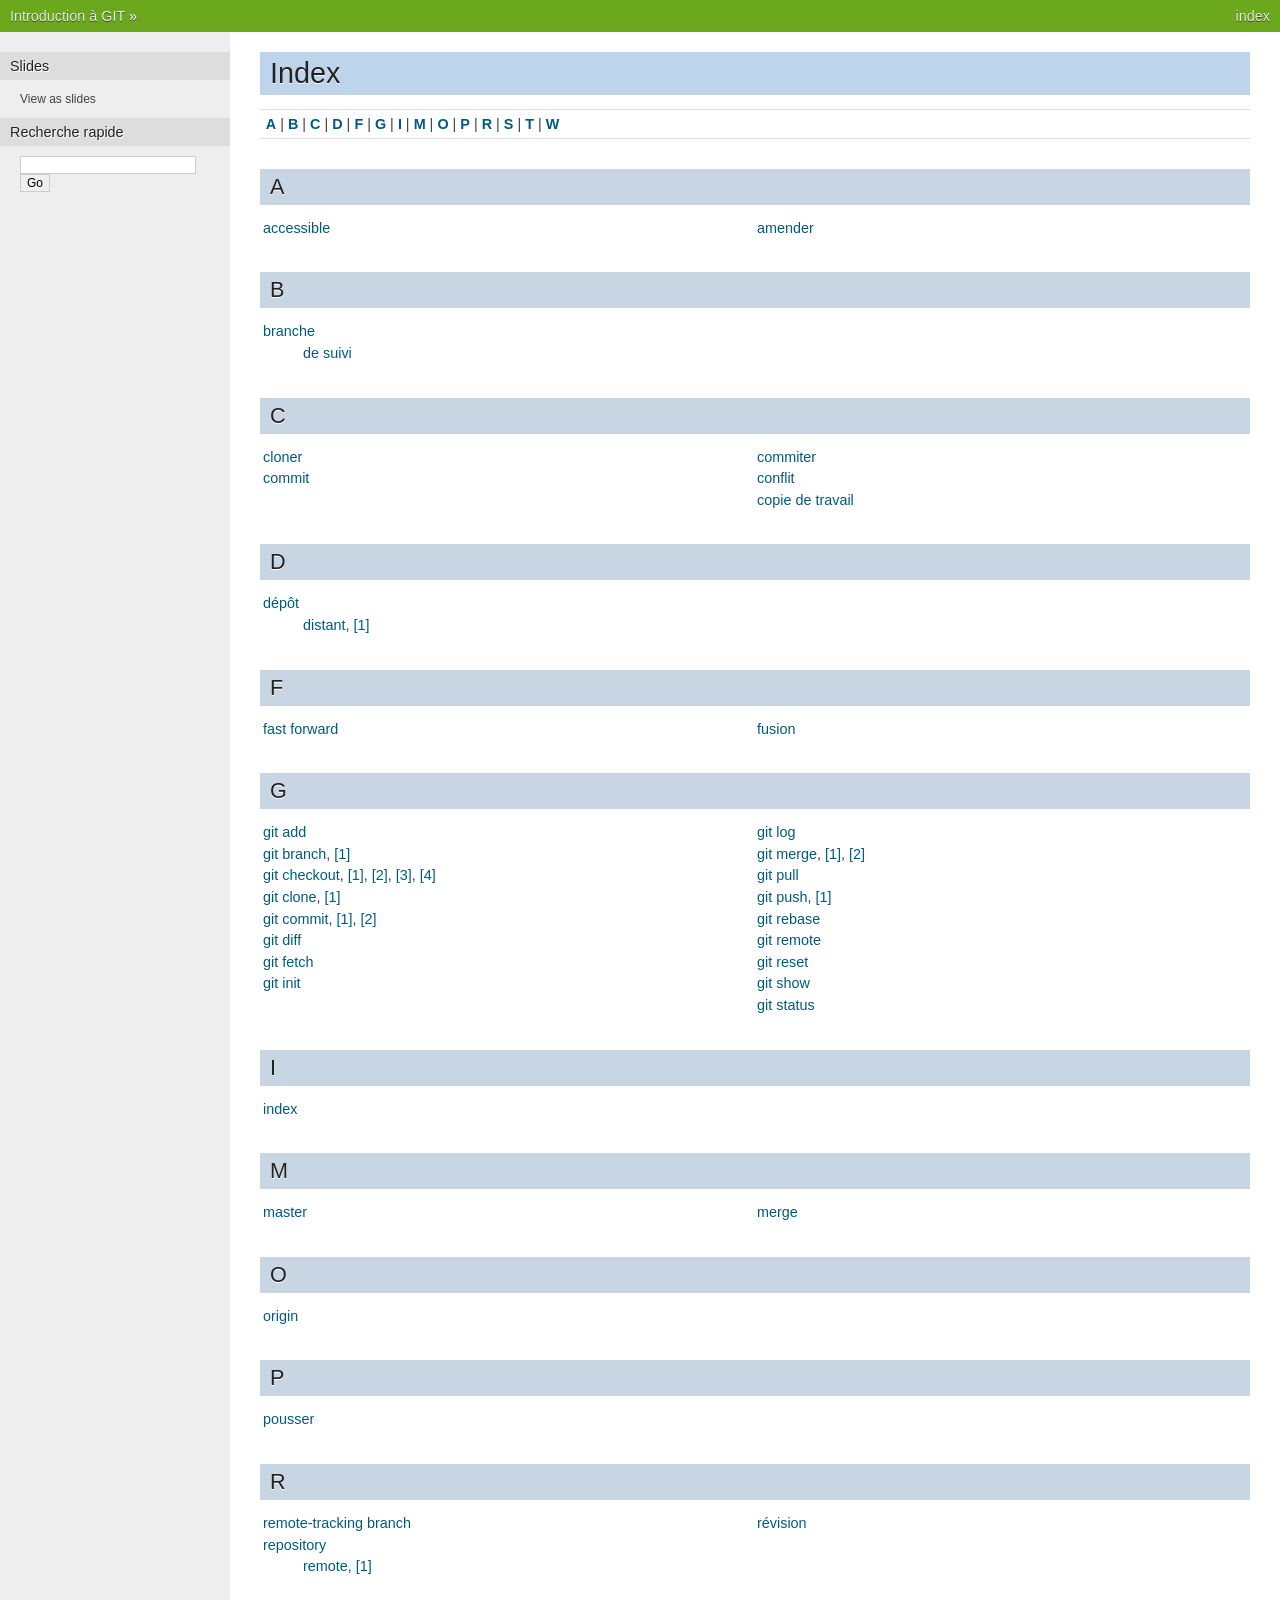
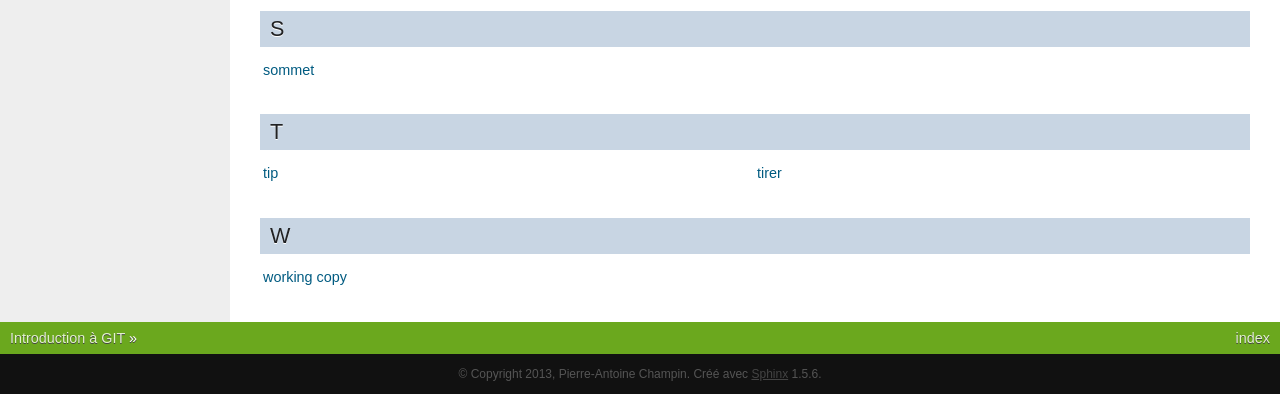
<file: genindex.html>
<!DOCTYPE html PUBLIC "-//W3C//DTD XHTML 1.0 Transitional//EN"
  "http://www.w3.org/TR/xhtml1/DTD/xhtml1-transitional.dtd">


<html xmlns="http://www.w3.org/1999/xhtml" lang="fr">
  <head>
    <meta http-equiv="Content-Type" content="text/html; charset=utf-8" />
    
    <title>Index &#8212; Introduction à GIT</title>
    
    <link rel="stylesheet" href="_static/sab-book.css" type="text/css" />
    <link rel="stylesheet" href="_static/pygments.css" type="text/css" />
    
    <script type="text/javascript">
      var DOCUMENTATION_OPTIONS = {
        URL_ROOT:    './',
        VERSION:     '2013.08.09',
        COLLAPSE_INDEX: false,
        FILE_SUFFIX: '.html',
        HAS_SOURCE:  true,
        SOURCELINK_SUFFIX: '.txt'
      };
    </script>
    <script type="text/javascript" src="_static/jquery.js"></script>
    <script type="text/javascript" src="_static/underscore.js"></script>
    <script type="text/javascript" src="_static/doctools.js"></script>
    <script type="text/javascript" src="_static/translations.js"></script>
    <link rel="index" title="Index" href="#" />
    <link rel="search" title="Recherche" href="search.html" /> 
  </head>
  <body role="document">
    <div class="related" role="navigation" aria-label="related navigation">
      <h3>Navigation</h3>
      <ul>
        <li class="right" style="margin-right: 10px">
          <a href="#" title="Index général"
             accesskey="I">index</a></li>
        <li class="nav-item nav-item-0"><a href="index.html">Introduction à GIT</a> &#187;</li> 
      </ul>
    </div>  

    <div class="document">
      <div class="documentwrapper">
        <div class="bodywrapper">
          <div class="body" role="main">
            

<h1 id="index">Index</h1>

<div class="genindex-jumpbox">
 <a href="#A"><strong>A</strong></a>
 | <a href="#B"><strong>B</strong></a>
 | <a href="#C"><strong>C</strong></a>
 | <a href="#D"><strong>D</strong></a>
 | <a href="#F"><strong>F</strong></a>
 | <a href="#G"><strong>G</strong></a>
 | <a href="#I"><strong>I</strong></a>
 | <a href="#M"><strong>M</strong></a>
 | <a href="#O"><strong>O</strong></a>
 | <a href="#P"><strong>P</strong></a>
 | <a href="#R"><strong>R</strong></a>
 | <a href="#S"><strong>S</strong></a>
 | <a href="#T"><strong>T</strong></a>
 | <a href="#W"><strong>W</strong></a>
 
</div>
<h2 id="A">A</h2>
<table style="width: 100%" class="indextable genindextable"><tr>
  <td style="width: 33%; vertical-align: top;"><ul>
      <li><a href="index.html#index-11">accessible</a>
</li>
  </ul></td>
  <td style="width: 33%; vertical-align: top;"><ul>
      <li><a href="index.html#index-32">amender</a>
</li>
  </ul></td>
</tr></table>

<h2 id="B">B</h2>
<table style="width: 100%" class="indextable genindextable"><tr>
  <td style="width: 33%; vertical-align: top;"><ul>
      <li><a href="index.html#index-10">branche</a>

      <ul>
        <li><a href="index.html#index-27">de suivi</a>
</li>
      </ul></li>
  </ul></td>
</tr></table>

<h2 id="C">C</h2>
<table style="width: 100%" class="indextable genindextable"><tr>
  <td style="width: 33%; vertical-align: top;"><ul>
      <li><a href="index.html#index-23">cloner</a>
</li>
      <li><a href="index.html#index-1">commit</a>
</li>
  </ul></td>
  <td style="width: 33%; vertical-align: top;"><ul>
      <li><a href="index.html#index-5">commiter</a>
</li>
      <li><a href="index.html#index-19">conflit</a>
</li>
      <li><a href="index.html#index-2">copie de travail</a>
</li>
  </ul></td>
</tr></table>

<h2 id="D">D</h2>
<table style="width: 100%" class="indextable genindextable"><tr>
  <td style="width: 33%; vertical-align: top;"><ul>
      <li><a href="index.html#index-0">dépôt</a>

      <ul>
        <li><a href="index.html#index-22">distant</a>, <a href="index.html#index-26">[1]</a>
</li>
      </ul></li>
  </ul></td>
</tr></table>

<h2 id="F">F</h2>
<table style="width: 100%" class="indextable genindextable"><tr>
  <td style="width: 33%; vertical-align: top;"><ul>
      <li><a href="index.html#index-17">fast forward</a>
</li>
  </ul></td>
  <td style="width: 33%; vertical-align: top;"><ul>
      <li><a href="index.html#index-16">fusion</a>
</li>
  </ul></td>
</tr></table>

<h2 id="G">G</h2>
<table style="width: 100%" class="indextable genindextable"><tr>
  <td style="width: 33%; vertical-align: top;"><ul>
      <li><a href="index.html#index-6">git add</a>
</li>
      <li><a href="index.html#index-12">git branch</a>, <a href="index.html#index-13">[1]</a>
</li>
      <li><a href="index.html#index-13">git checkout</a>, <a href="index.html#index-14">[1]</a>, <a href="index.html#index-15">[2]</a>, <a href="index.html#index-8">[3]</a>, <a href="index.html#index-9">[4]</a>
</li>
      <li><a href="index.html#index-23">git clone</a>, <a href="index.html#index-26">[1]</a>
</li>
      <li><a href="index.html#index-20">git commit</a>, <a href="index.html#index-33">[1]</a>, <a href="index.html#index-6">[2]</a>
</li>
      <li><a href="index.html#index-6">git diff</a>
</li>
      <li><a href="index.html#index-29">git fetch</a>
</li>
      <li><a href="index.html#index-4">git init</a>
</li>
  </ul></td>
  <td style="width: 33%; vertical-align: top;"><ul>
      <li><a href="index.html#index-7">git log</a>
</li>
      <li><a href="index.html#index-18">git merge</a>, <a href="index.html#index-21">[1]</a>, <a href="index.html#index-30">[2]</a>
</li>
      <li><a href="index.html#index-25">git pull</a>
</li>
      <li><a href="index.html#index-24">git push</a>, <a href="index.html#index-31">[1]</a>
</li>
      <li><a href="index.html#index-34">git rebase</a>
</li>
      <li><a href="index.html#index-28">git remote</a>
</li>
      <li><a href="index.html#index-6">git reset</a>
</li>
      <li><a href="index.html#index-7">git show</a>
</li>
      <li><a href="index.html#index-6">git status</a>
</li>
  </ul></td>
</tr></table>

<h2 id="I">I</h2>
<table style="width: 100%" class="indextable genindextable"><tr>
  <td style="width: 33%; vertical-align: top;"><ul>
      <li><a href="index.html#index-3">index</a>
</li>
  </ul></td>
</tr></table>

<h2 id="M">M</h2>
<table style="width: 100%" class="indextable genindextable"><tr>
  <td style="width: 33%; vertical-align: top;"><ul>
      <li><a href="index.html#index-10">master</a>
</li>
  </ul></td>
  <td style="width: 33%; vertical-align: top;"><ul>
      <li><a href="index.html#index-16">merge</a>
</li>
  </ul></td>
</tr></table>

<h2 id="O">O</h2>
<table style="width: 100%" class="indextable genindextable"><tr>
  <td style="width: 33%; vertical-align: top;"><ul>
      <li><a href="index.html#index-26">origin</a>
</li>
  </ul></td>
</tr></table>

<h2 id="P">P</h2>
<table style="width: 100%" class="indextable genindextable"><tr>
  <td style="width: 33%; vertical-align: top;"><ul>
      <li><a href="index.html#index-24">pousser</a>
</li>
  </ul></td>
</tr></table>

<h2 id="R">R</h2>
<table style="width: 100%" class="indextable genindextable"><tr>
  <td style="width: 33%; vertical-align: top;"><ul>
      <li><a href="index.html#index-27">remote-tracking branch</a>
</li>
      <li><a href="index.html#index-0">repository</a>

      <ul>
        <li><a href="index.html#index-22">remote</a>, <a href="index.html#index-26">[1]</a>
</li>
      </ul></li>
  </ul></td>
  <td style="width: 33%; vertical-align: top;"><ul>
      <li><a href="index.html#index-1">révision</a>
</li>
  </ul></td>
</tr></table>

<h2 id="S">S</h2>
<table style="width: 100%" class="indextable genindextable"><tr>
  <td style="width: 33%; vertical-align: top;"><ul>
      <li><a href="index.html#index-10">sommet</a>
</li>
  </ul></td>
</tr></table>

<h2 id="T">T</h2>
<table style="width: 100%" class="indextable genindextable"><tr>
  <td style="width: 33%; vertical-align: top;"><ul>
      <li><a href="index.html#index-10">tip</a>
</li>
  </ul></td>
  <td style="width: 33%; vertical-align: top;"><ul>
      <li><a href="index.html#index-25">tirer</a>
</li>
  </ul></td>
</tr></table>

<h2 id="W">W</h2>
<table style="width: 100%" class="indextable genindextable"><tr>
  <td style="width: 33%; vertical-align: top;"><ul>
      <li><a href="index.html#index-2">working copy</a>
</li>
  </ul></td>
</tr></table>



          </div>
        </div>
      </div>
      <div class="sphinxsidebar" role="navigation" aria-label="main navigation">
        <div class="sphinxsidebarwrapper">
  <h3>Slides</h3>
  <ul class="this-page-menu">
    <li><a href="slides/genindex.html"
           rel="nofollow">View as slides</a></li>
  </ul>
<div id="searchbox" style="display: none" role="search">
  <h3>Recherche rapide</h3>
    <form class="search" action="search.html" method="get">
      <div><input type="text" name="q" /></div>
      <div><input type="submit" value="Go" /></div>
      <input type="hidden" name="check_keywords" value="yes" />
      <input type="hidden" name="area" value="default" />
    </form>
</div>
<script type="text/javascript">$('#searchbox').show(0);</script>
        </div>
      </div>
      <div class="clearer"></div>
    </div>
    <div class="related" role="navigation" aria-label="related navigation">
      <h3>Navigation</h3>
      <ul>
        <li class="right" style="margin-right: 10px">
          <a href="#" title="Index général"
             >index</a></li>
        <li class="nav-item nav-item-0"><a href="index.html">Introduction à GIT</a> &#187;</li> 
      </ul>
    </div>
    <div class="footer" role="contentinfo">
        &#169; Copyright 2013, Pierre-Antoine Champin.
      Créé avec <a href="http://sphinx-doc.org/">Sphinx</a> 1.5.6.
    </div>
  </body>
</html>
</file>
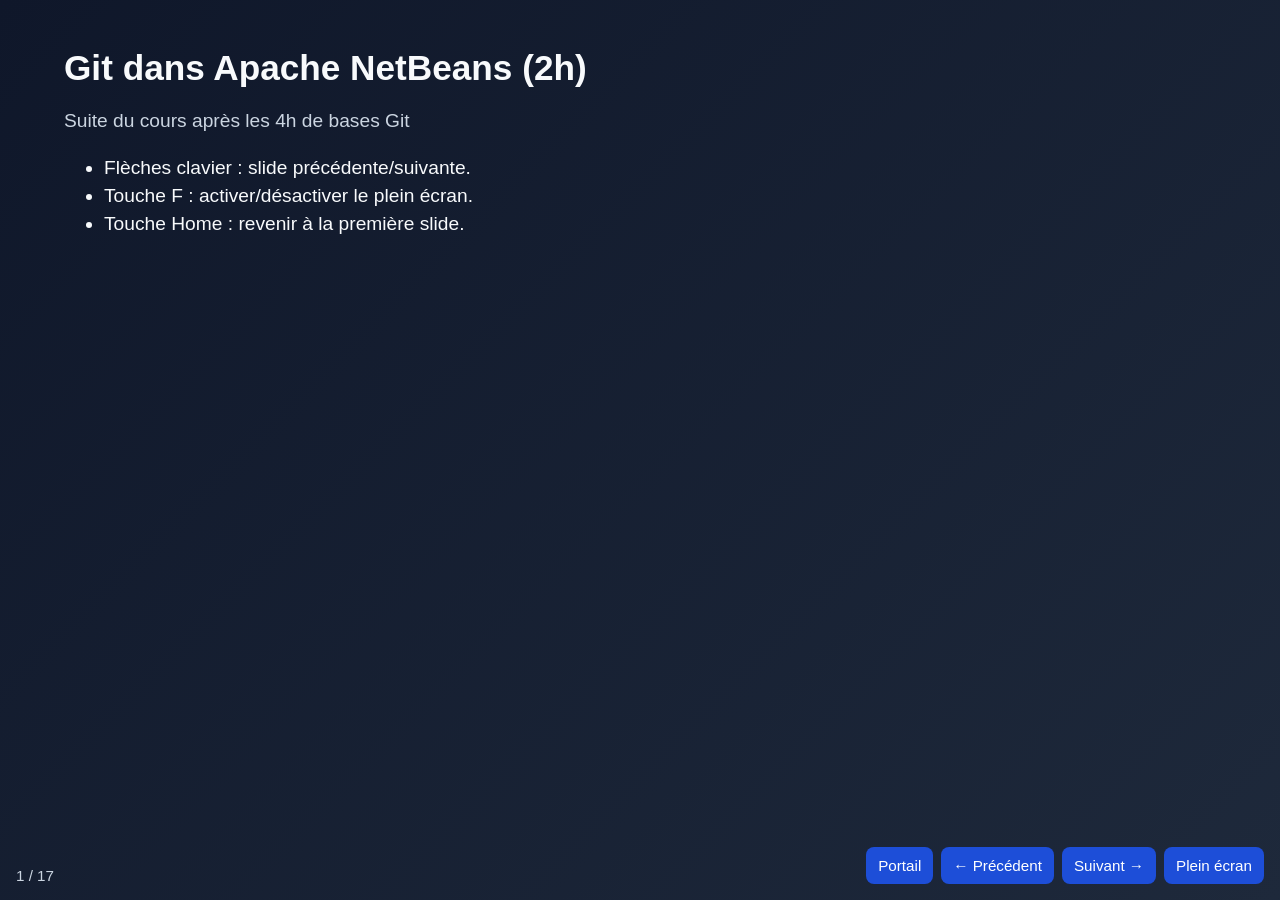
<file: netbeans.html>
<!DOCTYPE html>
<html lang="fr">
  <head>
    <meta charset="utf-8" />
    <meta name="viewport" content="width=device-width, initial-scale=1" />
    <title>Git dans Apache NetBeans (2h)</title>
    <style>
      * {
        box-sizing: border-box;
      }

      html,
      body {
        margin: 0;
        width: 100%;
        height: 100%;
        font-family: Arial, Helvetica, sans-serif;
        background: #0b1020;
        color: #f8fafc;
        overflow: hidden;
      }

      .deck {
        width: 100vw;
        height: 100vh;
        position: relative;
      }

      .slide {
        width: 100vw;
        height: 100vh;
        display: none;
        padding: 48px 64px;
        background: linear-gradient(135deg, #0f172a 0%, #1e293b 100%);
        overflow-y: auto;
        -webkit-overflow-scrolling: touch;
        padding-bottom: 110px;
      }

      .slide.active {
        display: block;
      }

      h1,
      h2 {
        margin-top: 0;
      }

      h1 {
        font-size: 2.2rem;
        margin-bottom: 12px;
      }

      h2 {
        font-size: 1.8rem;
        margin-bottom: 18px;
      }

      p,
      li {
        font-size: 1.2rem;
        line-height: 1.45;
      }

      ul,
      ol {
        margin-top: 10px;
      }

      pre {
        background: #020617;
        border: 1px solid #334155;
        border-radius: 10px;
        padding: 14px;
        overflow-x: auto;
      }

      code {
        font-family: Consolas, "Courier New", monospace;
        color: #93c5fd;
      }

      .subtitle {
        color: #cbd5e1;
      }

      .toolbar {
        position: fixed;
        right: 16px;
        bottom: 16px;
        display: flex;
        gap: 8px;
      }

      .toolbar button,
      .toolbar a {
        border: 0;
        border-radius: 8px;
        background: #1d4ed8;
        color: white;
        padding: 10px 12px;
        cursor: pointer;
        text-decoration: none;
        font-size: 0.95rem;
      }

      .toolbar button:hover,
      .toolbar a:hover {
        background: #1e40af;
      }

      .counter {
        position: fixed;
        left: 16px;
        bottom: 16px;
        color: #cbd5e1;
        font-size: 0.95rem;
      }
    </style>
  </head>

  <body>
    <main class="deck" id="deck">
      <section class="slide active">
        <h1>Git dans Apache NetBeans (2h)</h1>
        <p class="subtitle">Suite du cours après les 4h de bases Git</p>
        <ul>
          <li>Flèches clavier : slide précédente/suivante.</li>
          <li>Touche F : activer/désactiver le plein écran.</li>
          <li>Touche Home : revenir à la première slide.</li>
        </ul>
      </section>

      <section class="slide">
        <h2>Objectifs du module</h2>
        <ul>
          <li>Relier les actions Git de la ligne de commande aux actions NetBeans.</li>
          <li>Réaliser un cycle complet : modifier, commit, push, pull.</li>
          <li>Gérer une branche et résoudre un conflit simple.</li>
        </ul>
      </section>

      <section class="slide">
        <h2>Pré-requis</h2>
        <ul>
          <li>Avoir suivi le module "Bases de Git (4h)".</li>
          <li>Avoir un dépôt local déjà configuré (nom/email/remote).</li>
          <li>Connaître status, add, commit, push, pull, branch, merge.</li>
        </ul>
      </section>

      <section class="slide">
        <h2>Étape 1 : créer le projet Java</h2>
        <ul>
          <li>Dans NetBeans : Fichier &gt; Nouveau projet.</li>
          <li>Choisir Java Application avec Ant ou Maven selon le besoin.</li>
          <li>Créer une structure claire dès le départ (nom de projet explicite).</li>
        </ul>
      </section>

      <section class="slide">
        <h2>Étape 2 : initialiser Git dans NetBeans</h2>
        <ol>
          <li>Clic droit sur le projet.</li>
          <li>Versioning &gt; Initialize Git Repository.</li>
          <li>Vérifier la création du dépôt local (<code>.git</code>).</li>
        </ol>
      </section>

      <section class="slide">
        <h2>Étape 3 : configurer identité Git</h2>
        <p><strong>Option terminal (globale, une seule fois)</strong></p>
        <pre><code>git config --global user.name "NOM PRENOM"
git config --global user.email "prenom.nom@etu.univ-lyon1.fr"</code></pre>
        <p><strong>Option NetBeans (locale, prioritaire)</strong></p>
        <ol>
          <li>Clic droit sur le projet &gt; Git &gt; Repository &gt; Open Configuration.</li>
          <li>Copier ce bloc à la fin du fichier de configuration ouvert, puis enregistrer :</li>
        </ol>
        <pre><code>[user]
    name = NOM PRENOM
    email = prenom.nom@etu.univ-lyon1.fr</code></pre>
      </section>

      <section class="slide">
        <h2>Étape 4 : premier commit</h2>
        <ol>
          <li>Créer/adapter <code>.gitignore</code> avant le premier commit. Pensez à ajouter ce fichier au dépôt (racine du dépôt)...</li>
          <li>Clic droit sur le projet &gt; Git &gt; Commit…</li>
          <li>Sélectionner les fichiers, écrire un message clair, valider.</li>
        </ol>
        <p><strong>Voir l'historique :</strong> Git &gt; Show History.</p>
        <p><strong>Exemple .gitignore (Java/NetBeans)</strong></p>
        <pre><code># --- DOSSIERS DE SORTIE (Générés par la compilation) ---
build/
dist/
target/
bin/
nbbin/

# --- SPÉCIFIQUE NETBEANS (ANT & GENERAL) ---
nbproject/private/
# Note : on partage tout le reste de nbproject/ (project.xml, project.properties,
# build-impl.xml, genfiles.properties) : build.xml en a besoin pour compiler le projet

# --- SPÉCIFIQUE MAVEN ---
# On ignore les fichiers de log Maven et les artefacts locaux
pom.xml.tag
pom.xml.releaseBackup
pom.xml.versionsBackup
pom.xml.next
release.properties
dependency-reduced-pom.xml
buildNumber.properties
.mvn/timing.properties
# On ignore souvent l'extension .flattened-pom.xml
.flattened-pom.xml

# --- AUTRES IDE (Pour la collaboration) ---
.idea/
*.iml
*.ipr
*.iws
.settings/
.project
.classpath
.factorypath

# --- FICHIERS SYSTÈME ET TEMP ---
.DS_Store
Thumbs.db
*.log
*.tmp
*.bak
*.swp

# --- DÉPENDANCES ET ARCHIVES ---
# Pour Maven, les JAR sont dans le repo local (~/.m2), donc on ignore tout JAR local.
*.jar
*.war
*.ear
*.zip
*.tar.gz
# Si un projet Ant utilise un dossier lib/ interne, décommentez la ligne suivante
# (elle doit rester APRÈS *.jar : c'est la dernière règle qui l'emporte) :
# !lib/*.jar</code></pre>
      </section>

  <section class="slide">
        <h2>Étape 5 : lier un dépôt distant</h2>
        <p><strong>Option terminal</strong></p>
        <pre><code>git remote add origin https://forge.univ-lyon1.fr/&lt;identifiant&gt;/&lt;depot&gt;.git
git push -u origin master</code></pre>
        <p>Utiliser <code>main</code> au lieu de <code>master</code> si nécessaire.</p>
        <p><strong>Option NetBeans</strong> (nécessite de créer un dépôt distant vide en amont, même pas de README.md)</p>
        <ol>
          <li>Clic droit sur le projet &gt; Git &gt; Remote &gt; Push…</li>
          <li>Renseigner nom remote, URL et identifiants (PAT recommandé : Personal Access Token, jeton d'accès personnel).</li>
          <li>Choisir branche de suivi (master ou main, rester cohérent).</li>
        </ol>
        <p>Push suivants : Git &gt; Remote &gt; Push to Upstream.</p>
      </section>

      <section class="slide">
        <h2>Étape 6 : travail quotidien</h2>
        <p><strong>Après modifications locales</strong></p>
        <ol>
          <li>Git &gt; Commit…</li>
          <li>Si la branche distante a avancé : Git &gt; Remote &gt; Pull from Upstream, résoudre les conflits si besoin, puis Git &gt; Remote &gt; Push to Upstream.</li>
          <li>Si la branche distante n'a pas avancé : Git &gt; Remote &gt; Push to Upstream (ou Push…).</li>
        </ol>
        <p><strong>Pour récupérer des changements</strong></p>
        <ol>
          <li>Git &gt; Remote &gt; Pull from Upstream (ou Pull…).</li>
        </ol>
      </section>

      <section class="slide">
        <h2>Conseils et vérifications</h2>
        <ul>
          <li>Commiter souvent (un commit = modifications cohérentes).</li>
          <li>Toujours renseigner un message de commit explicite.</li>
          <li>Vérifier l'identité Git active :</li>
        </ul>
        <pre><code>git config user.name
git config user.email</code></pre>
        <p>Un dépôt local peut pointer vers plusieurs remotes (GitHub, GitLab, Forge, fork).</p>
      </section>

      <section class="slide">
        <h2>Cloner un projet existant</h2>
        <ul>
          <li>Dans NetBeans : Team &gt; Git &gt; Clone…</li>
          <li>Renseigner l'URL du dépôt distant.</li>
          <li>Choisir le dossier local et la branche à ouvrir.</li>
          <li>Construire puis lancer le projet pour valider l'environnement.</li>
		  <li>Renseigner l'utilisateur et son mél dans le fichier config (étape 3).</li>
        </ul>
      </section>

      <section class="slide">
        <h2>Exercice collaboratif (30 à 45 min)</h2>
        <p><strong>Projet :</strong> mini application Java de gestion de bibliothèque.</p>
        <ul>
          <li>Objectif : produire une version compilable en fin de séance.</li>
          <li>Fonctions minimales : ajouter, supprimer, afficher des livres.</li>
          <li>Contrainte : chaque membre travaille sur une branche dédiée.</li>
        </ul>
      </section>

      <section class="slide">
        <h2>Répartition des tâches</h2>
        <ul>
          <li><strong>Chef de projet / Intégrateur :</strong> entérine le système de build officiel (Ant, Maven, Gradle, etc.) et la structure du projet versionnée dans Git, valide les interfaces, arbitre les choix techniques, coordonne les merges.</li>
          <li><strong>Équipe 1 (métier: Developer) :</strong> classe <code>Book</code> (title, author, ISBN).</li>
          <li><strong>Équipe 2 (métier: Developer) :</strong> classe <code>Library</code> (collection + méthodes).</li>
          <li><strong>Équipe 3 (vue: Developer) :</strong> interface CLI (menu, saisie, actions).</li>
          <li><strong>Équipe 4 (Qualité: tests et fusions: Maintainer) :</strong> tests unitaires (JUnit) sur <code>Book</code>/<code>Library</code>.</li>
		  <li><strong>Pour tous (premier qui commit) :</strong> README.md + JavaDoc + <code>.gitignore</code> (le même pour tous).</li>
        </ul>
		<p> Pour créer des groupes : <code>https://forge.univ-lyon1.fr/dashboard/groups</code>.</p>
      </section>

      <section class="slide">
        <h2>Contrat d'interfaces (obligatoire)</h2>
        <p><strong>But :</strong> chaque équipe développe une partie compatible avec les autres.</p>
        <p><strong>Classe <code>Book</code> (public minimum)</strong></p>
        <pre><code>public class Book {
    public Book(String title, String author, String isbn)
    public String getTitle()
    public String getAuthor()
    public String getIsbn()
    public void setTitle(String title)
    public void setAuthor(String author)
    public void setIsbn(String isbn)
    public String toString()
}</code></pre>
        <p><strong>Classe <code>Library</code> (public minimum)</strong></p>
        <pre><code>public class Library {
    public void addBook(Book book)
    public boolean removeBookByIsbn(String isbn)
    public Book findBookByIsbn(String isbn)
    public java.util.List&lt;Book&gt; listBooks()
    public int countBooks()
}</code></pre>
        <p><strong>Règle :</strong> aucune équipe ne modifie ces signatures sans validation du chef de projet.</p>
      </section>

      <section class="slide">
        <h2>Workflow Git attendu</h2>
        <ol>
          <li>Cloner le dépôt partagé.</li>
        </ol>
        <pre><code>git clone https://forge.univ-lyon1.fr/&lt;identifiant&gt;/&lt;depot&gt;.git</code></pre>
        <ol start="2">
          <li>Créer une branche personnelle.</li>
        </ol>
        <pre><code>git checkout -b prenom-tache</code></pre>
        <ol start="3">
          <li>Commiter régulièrement, puis pousser la branche.</li>
        </ol>
        <pre><code>git add .
git commit -m "message clair"
git push origin prenom-tache</code></pre>
        <ol start="4">
          <li>Le chef de projet relit les Merge Requests et ne fusionne que les branches compatibles avec l'architecture décidée.</li>
        </ol>
      </section>

      <section class="slide">
        <h2>Fusion et critères de réussite</h2>
        <ul>
          <li>Fusion via Merge Request / Pull Request vers la branche principale.</li>
          <li>En cas de conflit : Pull, résolution locale, nouveau commit, Push.</li>
          <li>Le projet doit compiler et lancer un scénario de démonstration.</li>
          <li>L'historique montre des commits lisibles et une contribution de chaque membre.</li>
        </ul>
      </section>

      <section class="slide">
        <h2>Fin du module</h2>
        <ul>
          <li>Cycle attendu en autonomie : Commit puis synchronisation avec la branche distante (Pull si nécessaire, puis Push).</li>
          <li>Penser à garder des commits petits, lisibles et réguliers.</li>
          <li>Retour au portail pour revoir les bases ou télécharger le plan.</li>
        </ul>
      </section>

      <div class="counter" id="counter">1 / 17</div>

      <div class="toolbar">
        <a href="index.html">Portail</a>
        <button id="prevBtn" type="button">← Précédent</button>
        <button id="nextBtn" type="button">Suivant →</button>
        <button id="fsBtn" type="button">Plein écran</button>
      </div>
    </main>

    <script>
      const slides = Array.from(document.querySelectorAll('.slide'));
      const counter = document.getElementById('counter');
      const prevBtn = document.getElementById('prevBtn');
      const nextBtn = document.getElementById('nextBtn');
      const fsBtn = document.getElementById('fsBtn');
      let current = 0;

      function renderSlide(index) {
        current = Math.max(0, Math.min(index, slides.length - 1));
        slides.forEach((slide, i) => {
          slide.classList.toggle('active', i === current);
        });
        counter.textContent = `${current + 1} / ${slides.length}`;
        location.hash = `slide-${current + 1}`;
      }

      function nextSlide() {
        renderSlide(current + 1);
      }

      function prevSlide() {
        renderSlide(current - 1);
      }

      function toggleFullscreen() {
        if (!document.fullscreenElement) {
          document.documentElement.requestFullscreen();
        } else {
          document.exitFullscreen();
        }
      }

      prevBtn.addEventListener('click', prevSlide);
      nextBtn.addEventListener('click', nextSlide);
      fsBtn.addEventListener('click', toggleFullscreen);

      document.addEventListener('keydown', (event) => {
        if (event.key === 'ArrowRight' || event.key === 'PageDown') {
          nextSlide();
        }
        if (event.key === 'ArrowLeft' || event.key === 'PageUp') {
          prevSlide();
        }
        if (event.key.toLowerCase() === 'f') {
          toggleFullscreen();
        }
        if (event.key === 'Home') {
          renderSlide(0);
        }
      });

      const match = /^#slide-(\d+)$/.exec(location.hash || '');
      if (match) {
        renderSlide(Number(match[1]) - 1);
      } else {
        renderSlide(0);
      }
    </script>
  </body>
</html>
</file>
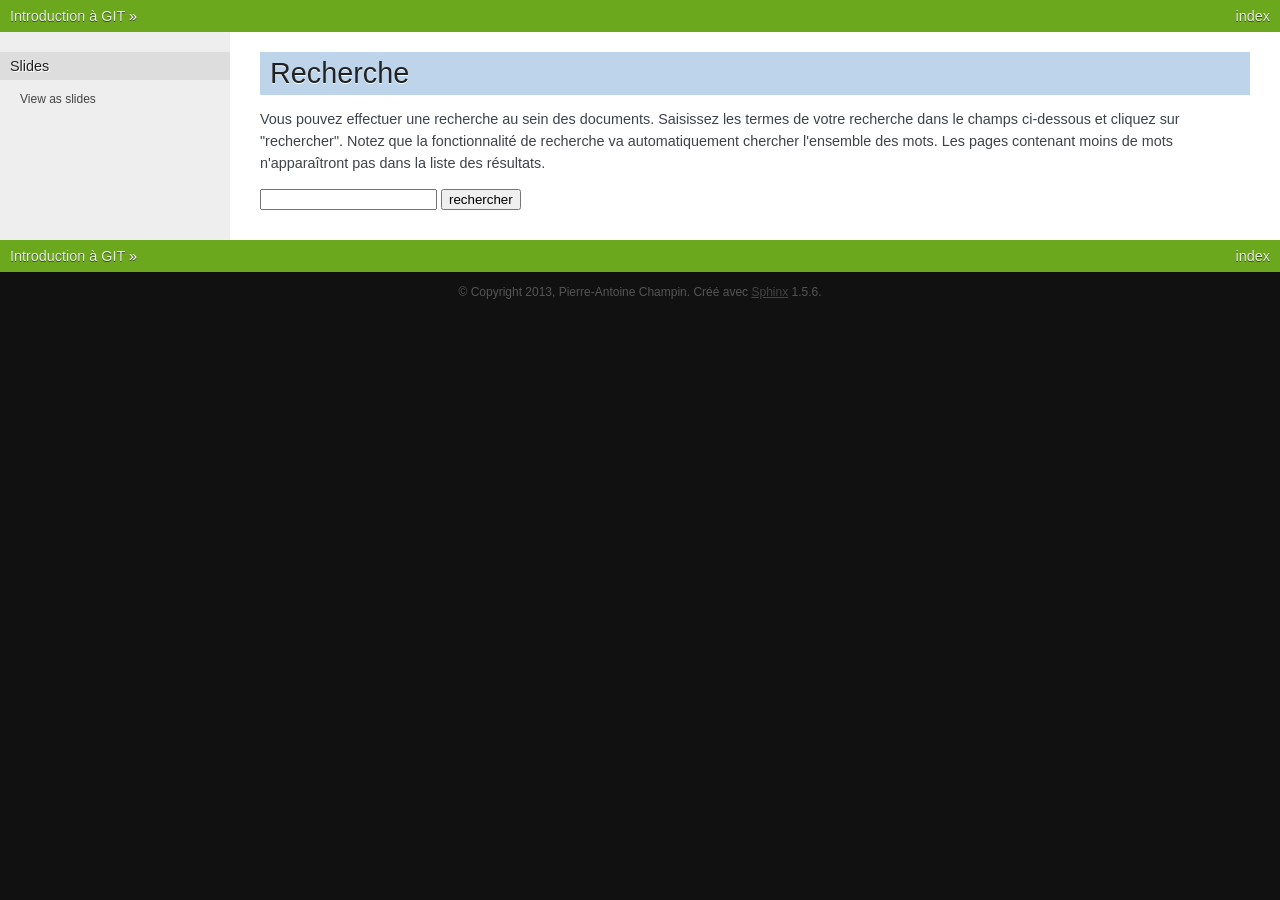
<file: cours-git-intro/search.html>
<!DOCTYPE html PUBLIC "-//W3C//DTD XHTML 1.0 Transitional//EN"
  "http://www.w3.org/TR/xhtml1/DTD/xhtml1-transitional.dtd">


<html xmlns="http://www.w3.org/1999/xhtml" lang="fr">
  <head>
    <meta http-equiv="Content-Type" content="text/html; charset=utf-8" />
    
    <title>Recherche &#8212; Introduction à GIT</title>
    
    <link rel="stylesheet" href="_static/sab-book.css" type="text/css" />
    <link rel="stylesheet" href="_static/pygments.css" type="text/css" />
    
    <script type="text/javascript">
      var DOCUMENTATION_OPTIONS = {
        URL_ROOT:    './',
        VERSION:     '2013.08.09',
        COLLAPSE_INDEX: false,
        FILE_SUFFIX: '.html',
        HAS_SOURCE:  true,
        SOURCELINK_SUFFIX: '.txt'
      };
    </script>
    <script type="text/javascript" src="_static/jquery.js"></script>
    <script type="text/javascript" src="_static/underscore.js"></script>
    <script type="text/javascript" src="_static/doctools.js"></script>
    <script type="text/javascript" src="_static/translations.js"></script>
    <script type="text/javascript" src="_static/searchtools.js"></script>
    <link rel="index" title="Index" href="genindex.html" />
    <link rel="search" title="Recherche" href="#" />
  <script type="text/javascript">
    (function () {
      function normalize(text) {
        return (text || '')
          .toLowerCase()
          .normalize('NFD')
          .replace(/[\u0300-\u036f]/g, '');
      }

      function getQueryParam(name) {
        var params = new URLSearchParams(window.location.search);
        return params.get(name) || '';
      }

      function renderResults(results, query) {
        var container = document.getElementById('search-results');
        container.innerHTML = '';
        var title = document.createElement('h2');
        title.textContent = 'Résultats pour : "' + query + '"';
        container.appendChild(title);

        if (!results.length) {
          var empty = document.createElement('p');
          empty.textContent = 'Aucun résultat.';
          container.appendChild(empty);
          return;
        }

        var list = document.createElement('ul');
        results.forEach(function (item) {
          var li = document.createElement('li');
          var a = document.createElement('a');
          a.href = item.href;
          a.textContent = item.title;
          var p = document.createElement('p');
          p.textContent = item.snippet;
          li.appendChild(a);
          li.appendChild(p);
          list.appendChild(li);
        });
        container.appendChild(list);
      }

      function extractSections(htmlText) {
        var parser = new DOMParser();
        var doc = parser.parseFromString(htmlText, 'text/html');
        var sections = [];
        var nodes = doc.querySelectorAll('h1, h2, h3, h4');
        for (var i = 0; i < nodes.length; i++) {
          var node = nodes[i];
          var id = node.parentElement && node.parentElement.id ? node.parentElement.id : '';
          var title = node.textContent.trim();
          var text = (node.parentElement ? node.parentElement.textContent : node.textContent) || '';
          sections.push({
            title: title || 'Section',
            href: 'index.html' + (id ? ('#' + id) : ''),
            text: text.replace(/\s+/g, ' ').trim()
          });
        }
        if (!sections.length) {
          sections.push({ title: 'Introduction à GIT', href: 'index.html', text: doc.body.textContent.replace(/\s+/g, ' ').trim() });
        }
        return sections;
      }

      function runSearch(query) {
        var q = normalize(query).trim();
        if (!q) {
          document.getElementById('search-results').innerHTML = '';
          return;
        }
        fetch('index.html')
          .then(function (resp) { return resp.text(); })
          .then(function (html) {
            var sections = extractSections(html);
            var results = [];
            for (var i = 0; i < sections.length; i++) {
              var section = sections[i];
              var normalizedText = normalize(section.text);
              var idx = normalizedText.indexOf(q);
              if (idx >= 0) {
                var start = Math.max(0, idx - 60);
                var end = Math.min(section.text.length, idx + q.length + 60);
                results.push({
                  title: section.title,
                  href: section.href,
                  snippet: '...' + section.text.slice(start, end).trim() + '...'
                });
              }
            }
            renderResults(results.slice(0, 30), query);
          })
          .catch(function () {
            document.getElementById('search-results').innerHTML = '<p>Erreur de chargement de la recherche.</p>';
          });
      }

      document.addEventListener('DOMContentLoaded', function () {
        var fallback = document.getElementById('fallback');
        if (fallback) {
          fallback.style.display = 'none';
        }
        var form = document.querySelector('form[action=""]');
        var input = form ? form.querySelector('input[name="q"]') : null;
        if (!form || !input) {
          return;
        }
        var initial = getQueryParam('q');
        if (initial) {
          input.value = initial;
          runSearch(initial);
        }
        form.addEventListener('submit', function (e) {
          e.preventDefault();
          var value = input.value || '';
          var url = new URL(window.location.href);
          url.searchParams.set('q', value);
          history.replaceState({}, '', url.toString());
          runSearch(value);
        });
      });
    })();
  </script>
   

  </head>
  <body role="document">
    <div class="related" role="navigation" aria-label="related navigation">
      <h3>Navigation</h3>
      <ul>
        <li class="right" style="margin-right: 10px">
          <a href="genindex.html" title="Index général"
             accesskey="I">index</a></li>
        <li class="nav-item nav-item-0"><a href="index.html">Introduction à GIT</a> &#187;</li> 
      </ul>
    </div>  

    <div class="document">
      <div class="documentwrapper">
        <div class="bodywrapper">
          <div class="body" role="main">
            
  <h1 id="search-documentation">Recherche</h1>
  <div id="fallback" class="admonition warning">
  <p>
    Veuillez activer le JavaScript pour que la recherche fonctionne.
  </p>
  </div>
  <p>
    Vous pouvez effectuer une recherche au sein des documents. Saisissez les termes
de votre recherche dans le champs ci-dessous et cliquez sur "rechercher". Notez que la fonctionnalité de recherche
va automatiquement chercher l'ensemble des mots. Les pages
contenant moins de mots n'apparaîtront pas dans la liste des résultats.
  </p>
  <form action="" method="get">
    <input type="text" name="q" value="" />
    <input type="submit" value="rechercher" />
    <span id="search-progress" style="padding-left: 10px"></span>
  </form>
  
  <div id="search-results">
  
  </div>

          </div>
        </div>
      </div>
      <div class="sphinxsidebar" role="navigation" aria-label="main navigation">
        <div class="sphinxsidebarwrapper">
  <h3>Slides</h3>
  <ul class="this-page-menu">
    <li><a href="slides/search.html"
           rel="nofollow">View as slides</a></li>
  </ul>
        </div>
      </div>
      <div class="clearer"></div>
    </div>
    <div class="related" role="navigation" aria-label="related navigation">
      <h3>Navigation</h3>
      <ul>
        <li class="right" style="margin-right: 10px">
          <a href="genindex.html" title="Index général"
             >index</a></li>
        <li class="nav-item nav-item-0"><a href="index.html">Introduction à GIT</a> &#187;</li> 
      </ul>
    </div>
    <div class="footer" role="contentinfo">
        &#169; Copyright 2013, Pierre-Antoine Champin.
      Créé avec <a href="http://sphinx-doc.org/">Sphinx</a> 1.5.6.
    </div>
  </body>
</html>
</file>
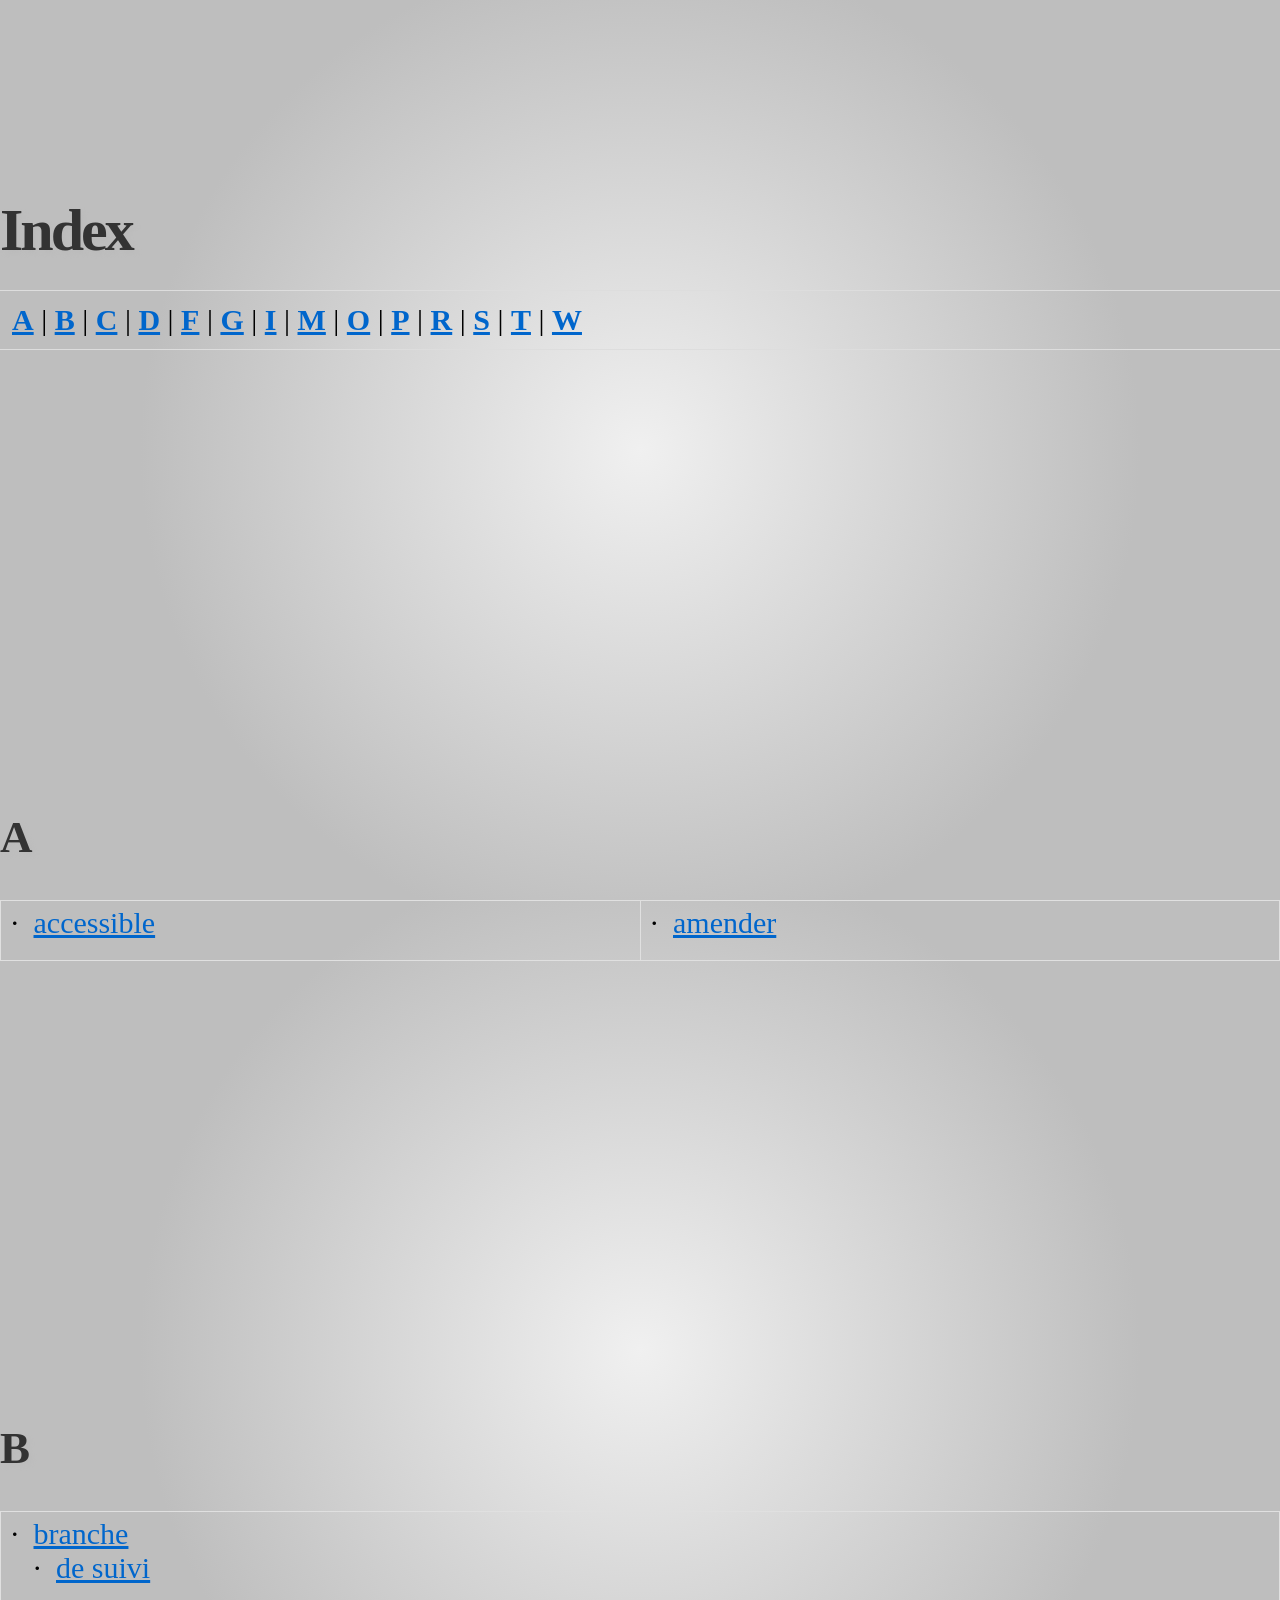
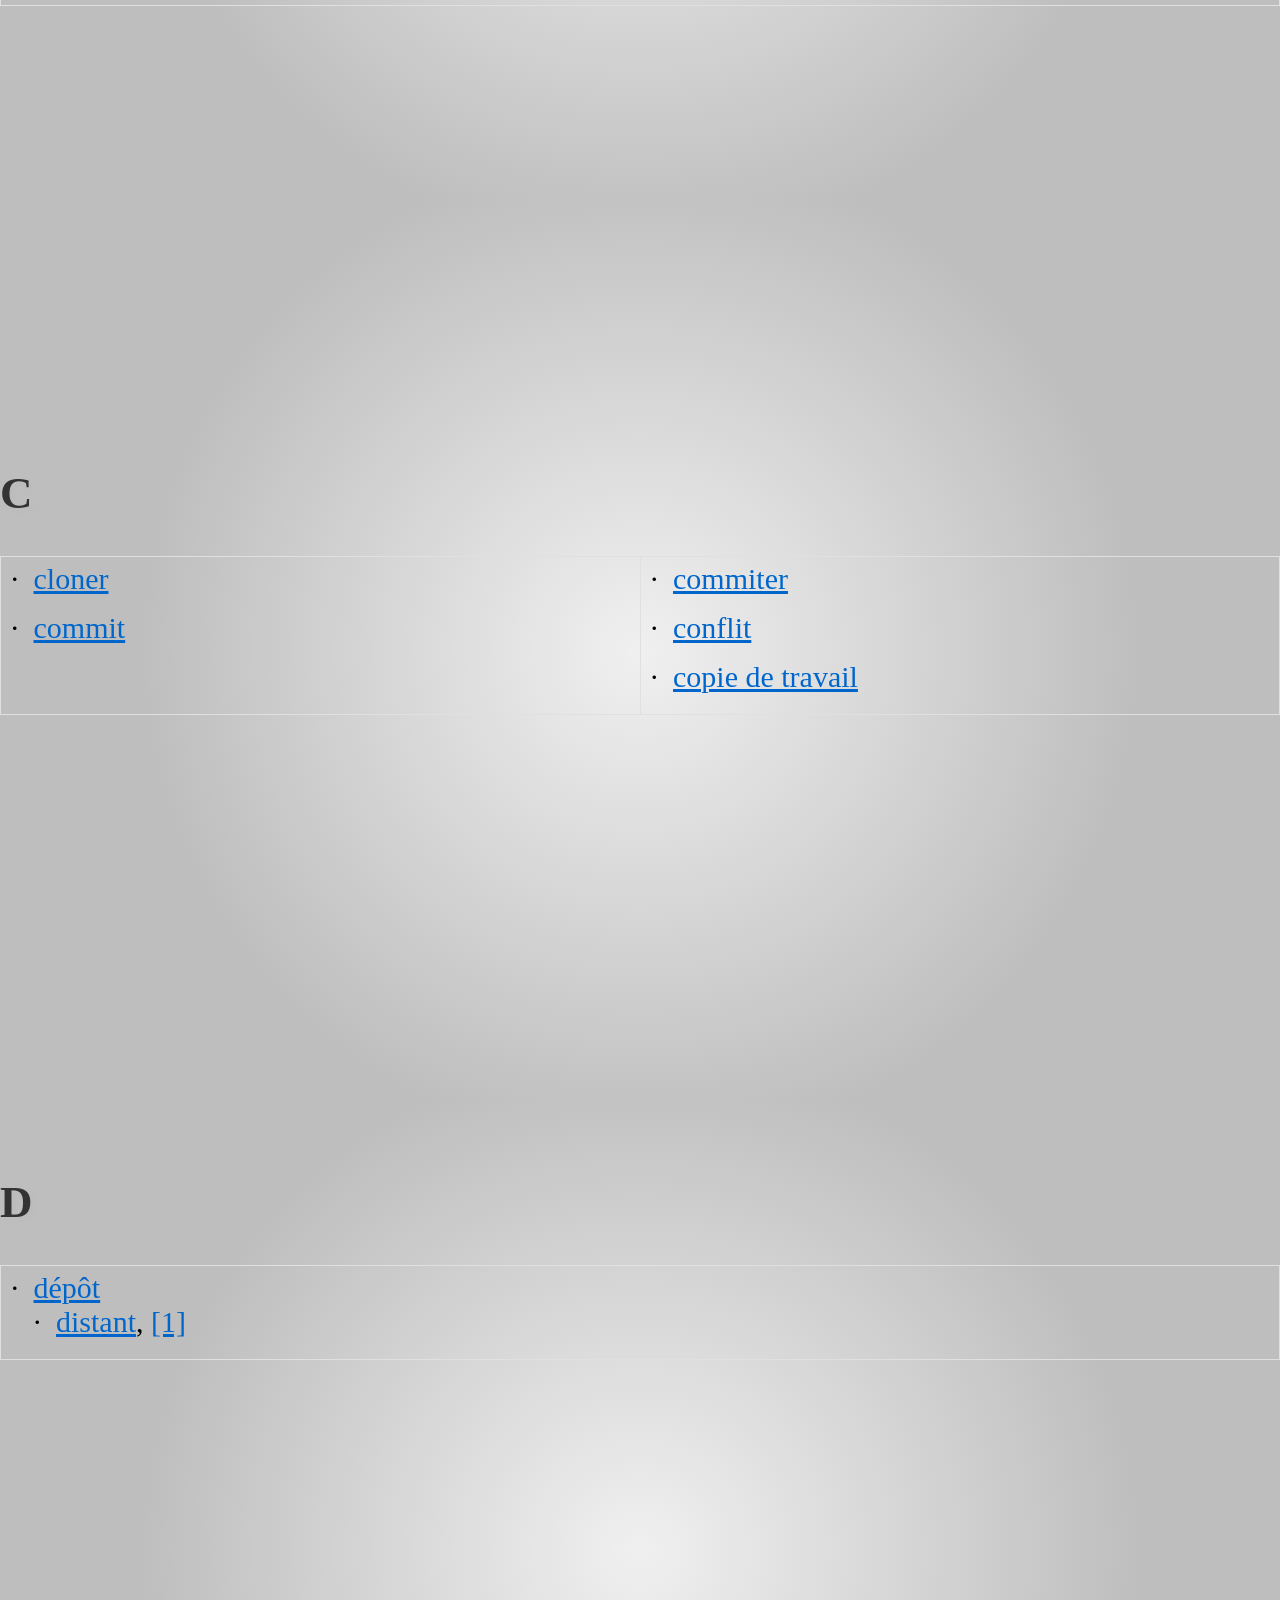
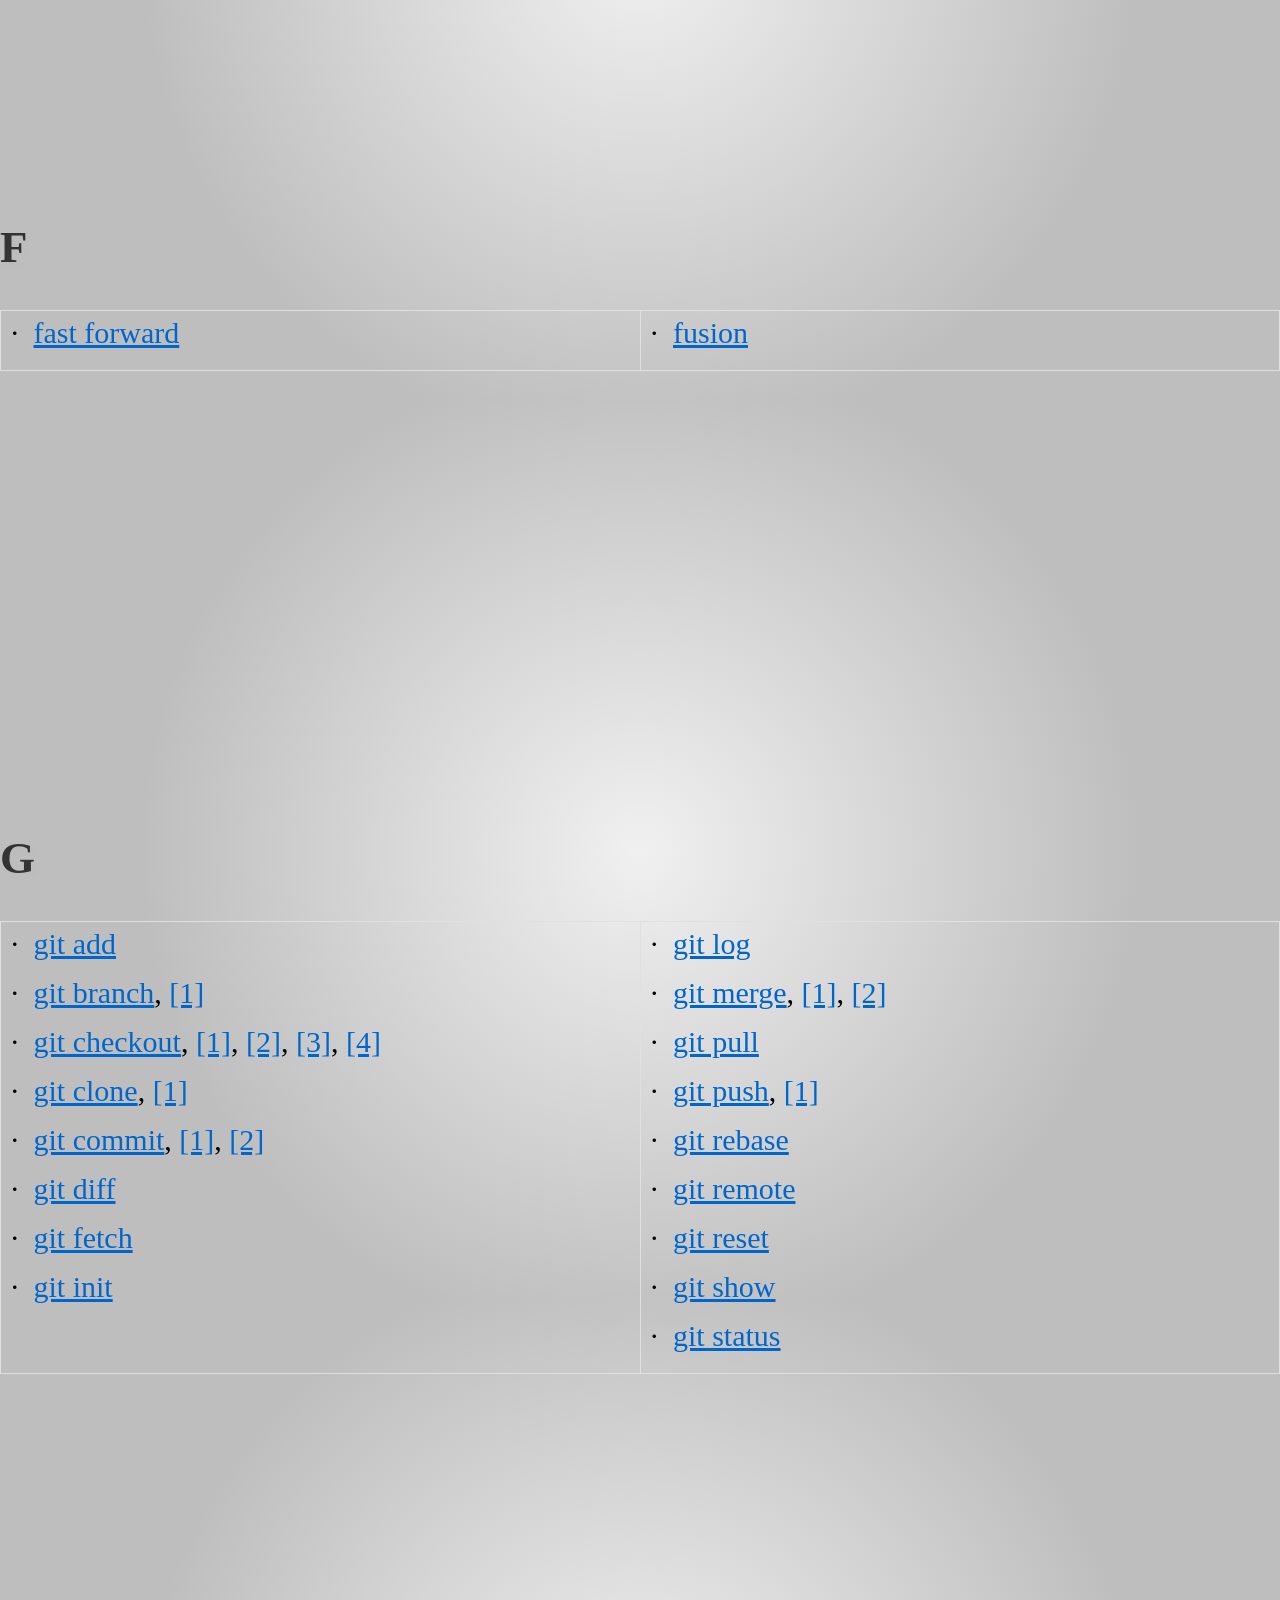
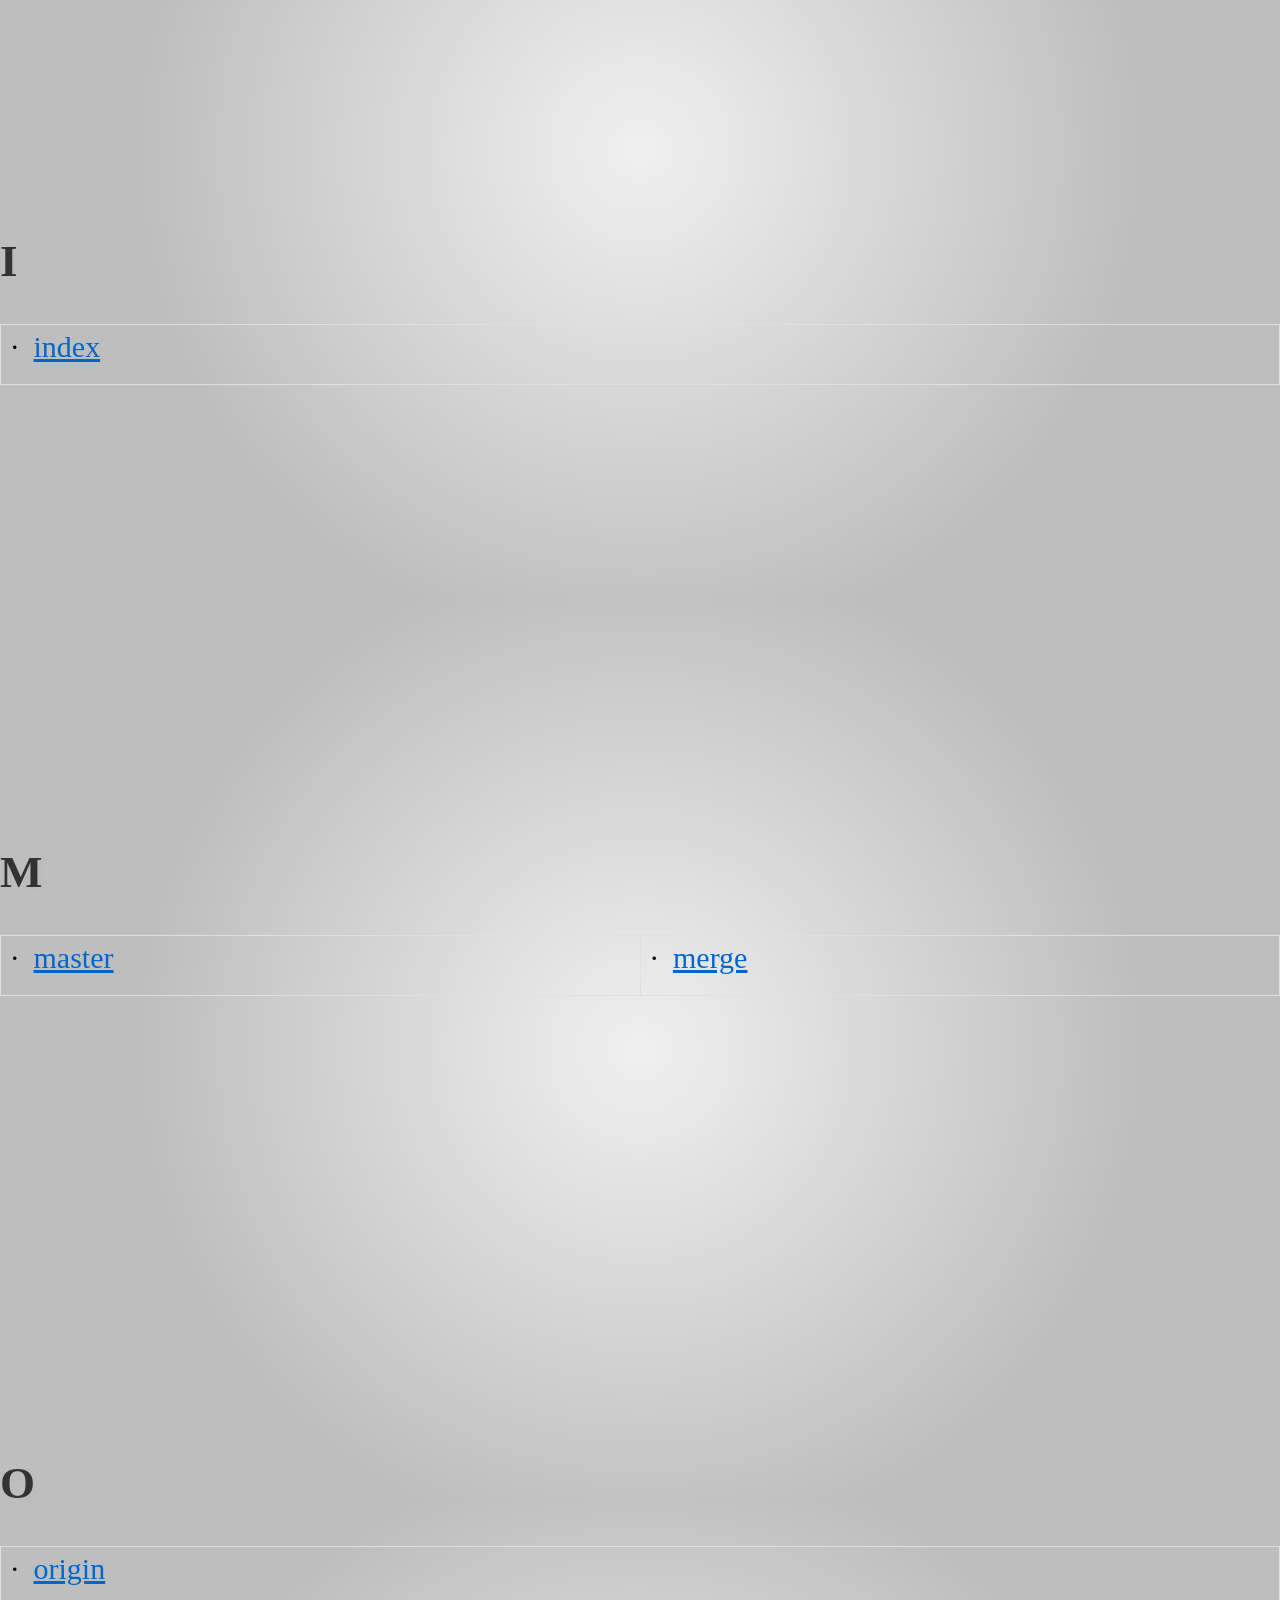
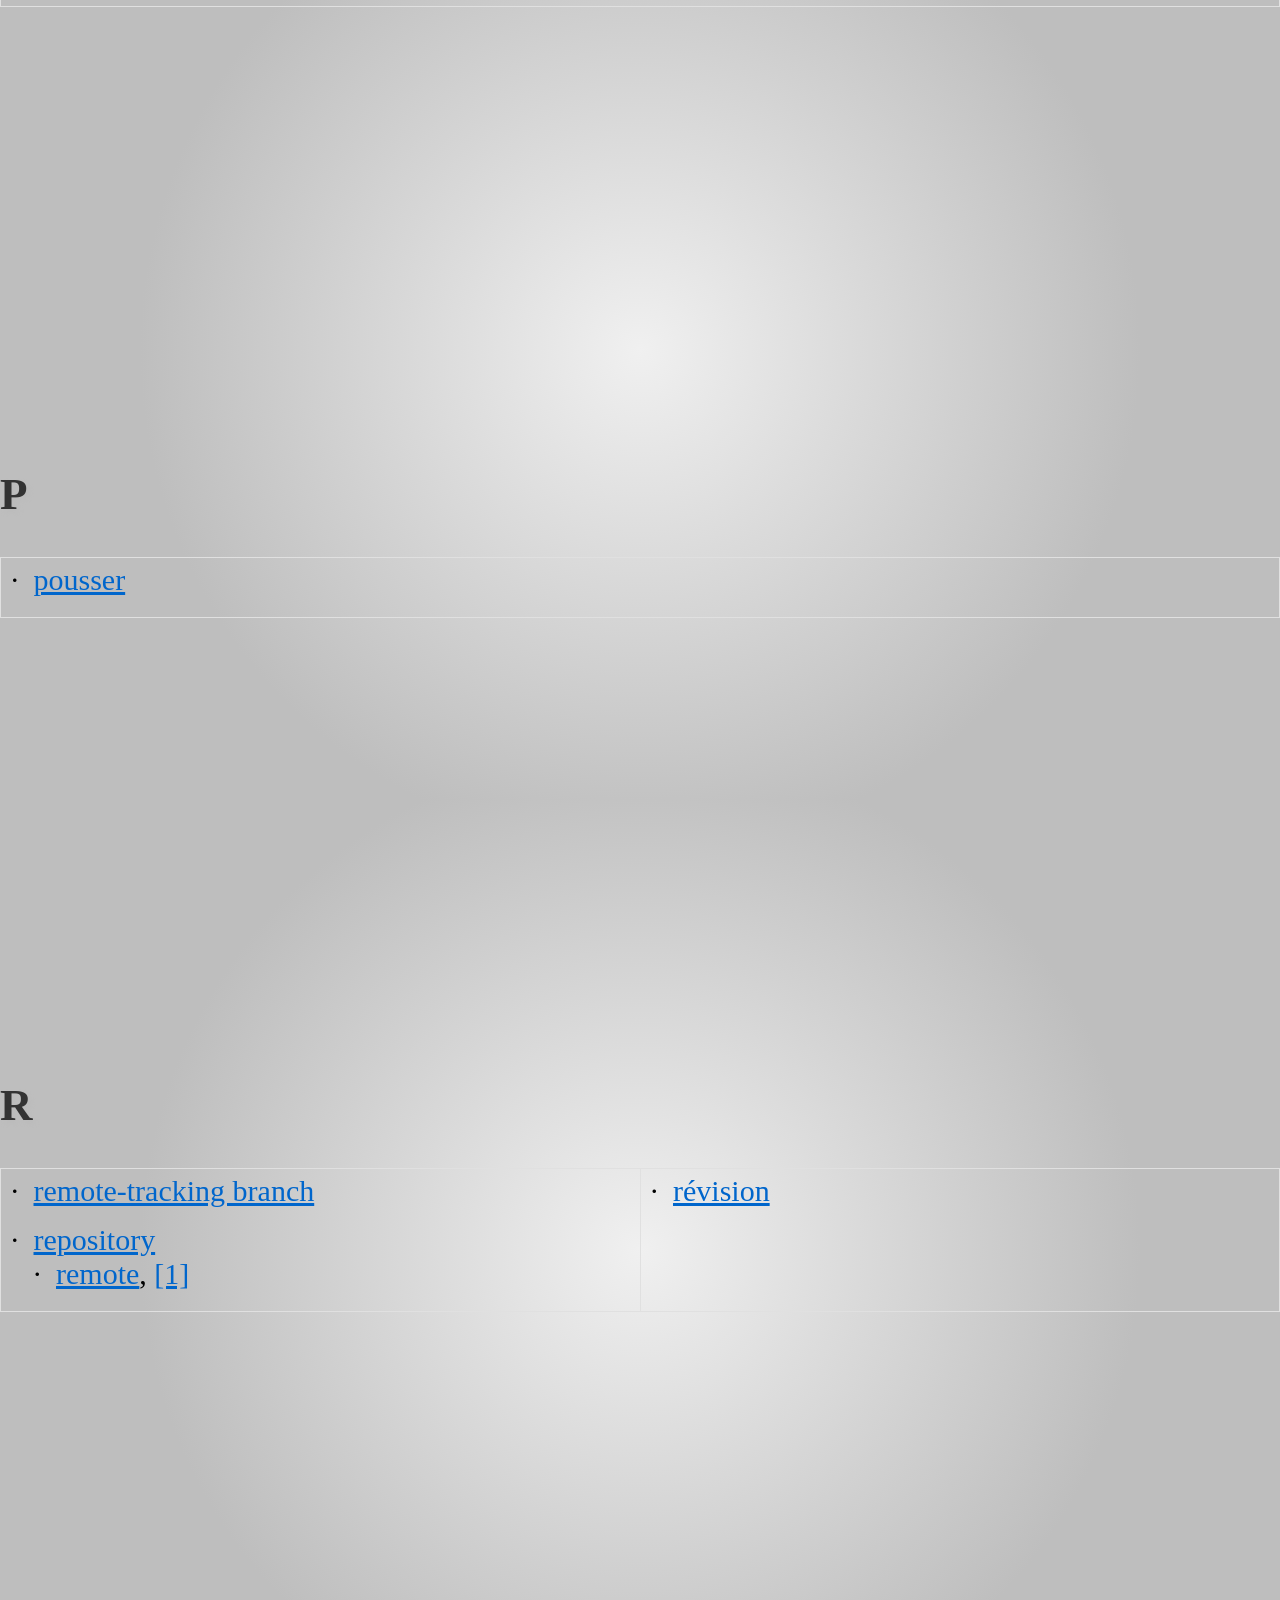
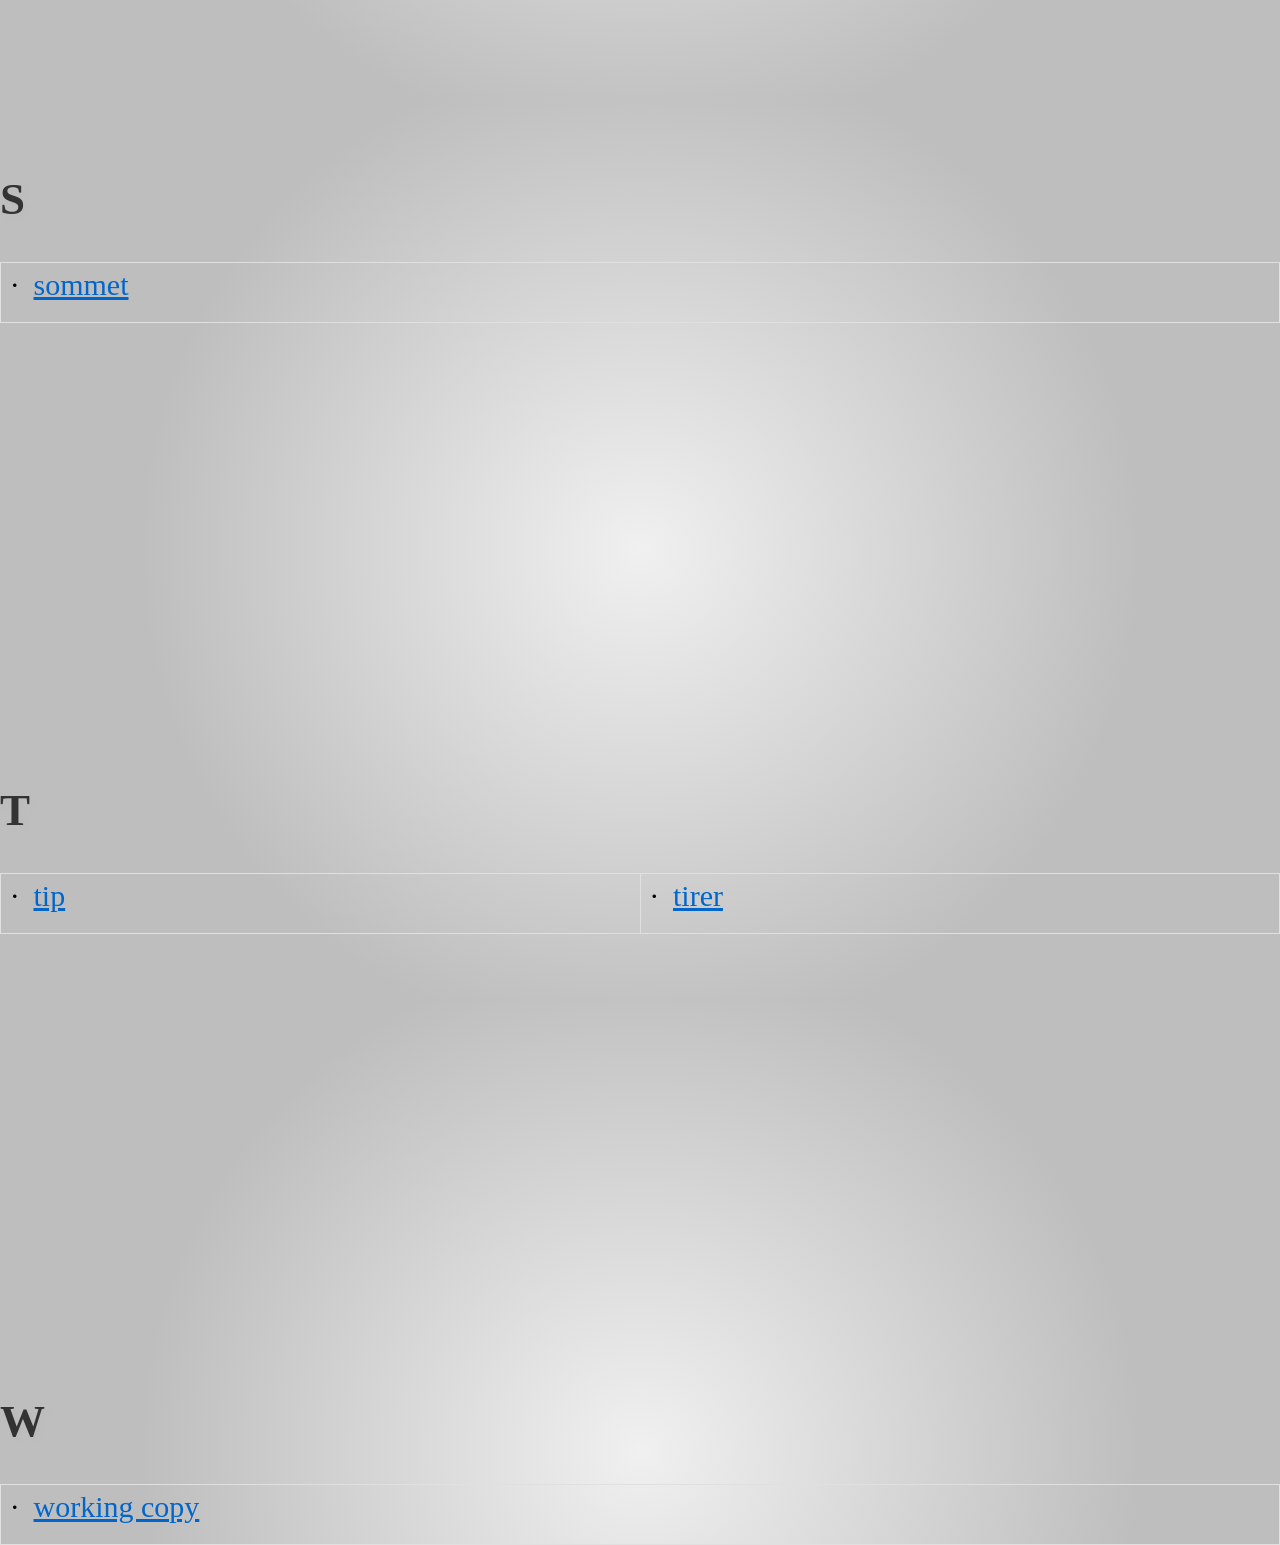
<file: slides/genindex.html>
<!DOCTYPE html>


<html>
  <head>
    <meta http-equiv="Content-Type" content="text/html; charset=utf-8" />
    
    <title>Index &mdash; Introduction à GIT</title>
    
    <link rel="stylesheet" href="_static/basic.css" type="text/css" />
    <link rel="stylesheet" href="_static/styles.css" type="text/css" />
    <link rel="stylesheet" href="_static/slides.css" type="text/css" />
    <link rel="stylesheet" href="_static/pygments.css" type="text/css" />
    
    <link rel="stylesheet" href="_static/../../_static/sab-slides.css" type="text/css" />
    
    
    
    
    <script type="text/javascript">
      var DOCUMENTATION_OPTIONS = {
        URL_ROOT:    './',
        VERSION:     '2013.08.09',
        COLLAPSE_INDEX: false,
        FILE_SUFFIX: '.html',
        HAS_SOURCE:  true
      };
    </script>
    <script type="text/javascript" src="_static/jquery.js"></script>
    <script type="text/javascript" src="_static/underscore.js"></script>
    <script type="text/javascript" src="_static/doctools.js"></script>
    <script type="text/javascript" src="_static/translations.js"></script>
    <script type="text/javascript" src="_static/common.js"></script>
    
    <script type="text/javascript" src="_static/slides.js"></script>
    <script type="text/javascript" src="_static/sync.js"></script>
    <script type="text/javascript" src="_static/controller.js"></script>
    <script type="text/javascript" src="_static/init.js"></script>
    
    
    <link rel="index" title="Index" href="#" />
    <link rel="search" title="Recherche" href="search.html" />
    <link rel="top" title="Introduction à GIT" href="index.html" /> 
  </head>
  <body>

<section
   id="slide_container"
   class='slides layout-regular'>



<h1 id="index">Index</h1>

<div class="genindex-jumpbox">
 <a href="#A"><strong>A</strong></a>
 | <a href="#B"><strong>B</strong></a>
 | <a href="#C"><strong>C</strong></a>
 | <a href="#D"><strong>D</strong></a>
 | <a href="#F"><strong>F</strong></a>
 | <a href="#G"><strong>G</strong></a>
 | <a href="#I"><strong>I</strong></a>
 | <a href="#M"><strong>M</strong></a>
 | <a href="#O"><strong>O</strong></a>
 | <a href="#P"><strong>P</strong></a>
 | <a href="#R"><strong>R</strong></a>
 | <a href="#S"><strong>S</strong></a>
 | <a href="#T"><strong>T</strong></a>
 | <a href="#W"><strong>W</strong></a>
 
</div>
<h2 id="A">A</h2>
<table style="width: 100%" class="indextable genindextable"><tr>
  <td style="width: 33%; vertical-align: top;"><ul>
      <li><a href="index.html#index-11">accessible</a>
</li>
  </ul></td>
  <td style="width: 33%; vertical-align: top;"><ul>
      <li><a href="index.html#index-32">amender</a>
</li>
  </ul></td>
</tr></table>

<h2 id="B">B</h2>
<table style="width: 100%" class="indextable genindextable"><tr>
  <td style="width: 33%; vertical-align: top;"><ul>
      <li><a href="index.html#index-10">branche</a>

      <ul>
        <li><a href="index.html#index-27">de suivi</a>
</li>
      </ul></li>
  </ul></td>
</tr></table>

<h2 id="C">C</h2>
<table style="width: 100%" class="indextable genindextable"><tr>
  <td style="width: 33%; vertical-align: top;"><ul>
      <li><a href="index.html#index-23">cloner</a>
</li>
      <li><a href="index.html#index-1">commit</a>
</li>
  </ul></td>
  <td style="width: 33%; vertical-align: top;"><ul>
      <li><a href="index.html#index-5">commiter</a>
</li>
      <li><a href="index.html#index-19">conflit</a>
</li>
      <li><a href="index.html#index-2">copie de travail</a>
</li>
  </ul></td>
</tr></table>

<h2 id="D">D</h2>
<table style="width: 100%" class="indextable genindextable"><tr>
  <td style="width: 33%; vertical-align: top;"><ul>
      <li><a href="index.html#index-0">dépôt</a>

      <ul>
        <li><a href="index.html#index-22">distant</a>, <a href="index.html#index-26">[1]</a>
</li>
      </ul></li>
  </ul></td>
</tr></table>

<h2 id="F">F</h2>
<table style="width: 100%" class="indextable genindextable"><tr>
  <td style="width: 33%; vertical-align: top;"><ul>
      <li><a href="index.html#index-17">fast forward</a>
</li>
  </ul></td>
  <td style="width: 33%; vertical-align: top;"><ul>
      <li><a href="index.html#index-16">fusion</a>
</li>
  </ul></td>
</tr></table>

<h2 id="G">G</h2>
<table style="width: 100%" class="indextable genindextable"><tr>
  <td style="width: 33%; vertical-align: top;"><ul>
      <li><a href="index.html#index-6">git add</a>
</li>
      <li><a href="index.html#index-12">git branch</a>, <a href="index.html#index-13">[1]</a>
</li>
      <li><a href="index.html#index-13">git checkout</a>, <a href="index.html#index-14">[1]</a>, <a href="index.html#index-15">[2]</a>, <a href="index.html#index-8">[3]</a>, <a href="index.html#index-9">[4]</a>
</li>
      <li><a href="index.html#index-23">git clone</a>, <a href="index.html#index-26">[1]</a>
</li>
      <li><a href="index.html#index-20">git commit</a>, <a href="index.html#index-33">[1]</a>, <a href="index.html#index-6">[2]</a>
</li>
      <li><a href="index.html#index-6">git diff</a>
</li>
      <li><a href="index.html#index-29">git fetch</a>
</li>
      <li><a href="index.html#index-4">git init</a>
</li>
  </ul></td>
  <td style="width: 33%; vertical-align: top;"><ul>
      <li><a href="index.html#index-7">git log</a>
</li>
      <li><a href="index.html#index-18">git merge</a>, <a href="index.html#index-21">[1]</a>, <a href="index.html#index-30">[2]</a>
</li>
      <li><a href="index.html#index-25">git pull</a>
</li>
      <li><a href="index.html#index-24">git push</a>, <a href="index.html#index-31">[1]</a>
</li>
      <li><a href="index.html#index-34">git rebase</a>
</li>
      <li><a href="index.html#index-28">git remote</a>
</li>
      <li><a href="index.html#index-6">git reset</a>
</li>
      <li><a href="index.html#index-7">git show</a>
</li>
      <li><a href="index.html#index-6">git status</a>
</li>
  </ul></td>
</tr></table>

<h2 id="I">I</h2>
<table style="width: 100%" class="indextable genindextable"><tr>
  <td style="width: 33%; vertical-align: top;"><ul>
      <li><a href="index.html#index-3">index</a>
</li>
  </ul></td>
</tr></table>

<h2 id="M">M</h2>
<table style="width: 100%" class="indextable genindextable"><tr>
  <td style="width: 33%; vertical-align: top;"><ul>
      <li><a href="index.html#index-10">master</a>
</li>
  </ul></td>
  <td style="width: 33%; vertical-align: top;"><ul>
      <li><a href="index.html#index-16">merge</a>
</li>
  </ul></td>
</tr></table>

<h2 id="O">O</h2>
<table style="width: 100%" class="indextable genindextable"><tr>
  <td style="width: 33%; vertical-align: top;"><ul>
      <li><a href="index.html#index-26">origin</a>
</li>
  </ul></td>
</tr></table>

<h2 id="P">P</h2>
<table style="width: 100%" class="indextable genindextable"><tr>
  <td style="width: 33%; vertical-align: top;"><ul>
      <li><a href="index.html#index-24">pousser</a>
</li>
  </ul></td>
</tr></table>

<h2 id="R">R</h2>
<table style="width: 100%" class="indextable genindextable"><tr>
  <td style="width: 33%; vertical-align: top;"><ul>
      <li><a href="index.html#index-27">remote-tracking branch</a>
</li>
      <li><a href="index.html#index-0">repository</a>

      <ul>
        <li><a href="index.html#index-22">remote</a>, <a href="index.html#index-26">[1]</a>
</li>
      </ul></li>
  </ul></td>
  <td style="width: 33%; vertical-align: top;"><ul>
      <li><a href="index.html#index-1">révision</a>
</li>
  </ul></td>
</tr></table>

<h2 id="S">S</h2>
<table style="width: 100%" class="indextable genindextable"><tr>
  <td style="width: 33%; vertical-align: top;"><ul>
      <li><a href="index.html#index-10">sommet</a>
</li>
  </ul></td>
</tr></table>

<h2 id="T">T</h2>
<table style="width: 100%" class="indextable genindextable"><tr>
  <td style="width: 33%; vertical-align: top;"><ul>
      <li><a href="index.html#index-10">tip</a>
</li>
  </ul></td>
  <td style="width: 33%; vertical-align: top;"><ul>
      <li><a href="index.html#index-25">tirer</a>
</li>
  </ul></td>
</tr></table>

<h2 id="W">W</h2>
<table style="width: 100%" class="indextable genindextable"><tr>
  <td style="width: 33%; vertical-align: top;"><ul>
      <li><a href="index.html#index-2">working copy</a>
</li>
  </ul></td>
</tr></table>



</section>

<section id="slide_notes">

</section>

  </body>
</html>
</file>
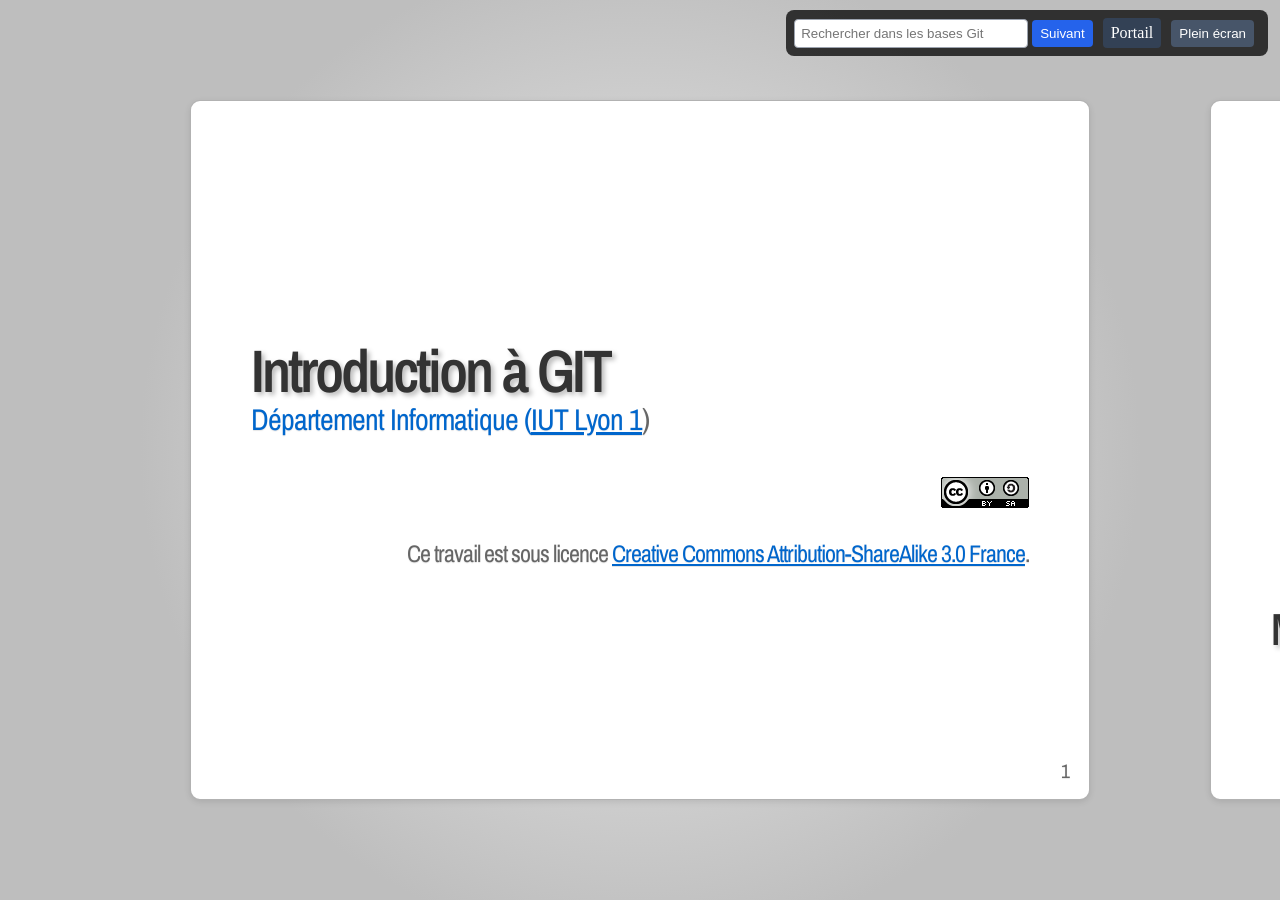
<file: cours-git-intro/slides/live.html>
<!DOCTYPE html>


<html>
  <head>
    <script type="text/javascript">
      (function () {
        var ua = navigator.userAgent || '';
        var isAndroid = /Android/i.test(ua);
        var isChrome = /Chrome\//i.test(ua) && !/EdgA\//i.test(ua);
        if (isAndroid && isChrome) {
          document.documentElement.className += ' force-mobile-single';
        }
      })();
    </script>
    <meta http-equiv="Content-Type" content="text/html; charset=utf-8" />
    
    <title>Introduction à GIT &mdash; Introduction à GIT</title>
    
    <link rel="stylesheet" href="_static/basic.css" type="text/css" />
    <link rel="stylesheet" href="_static/styles.css" type="text/css" />
    <link rel="stylesheet" href="_static/slides.css" type="text/css" />
    <link rel="stylesheet" href="_static/pygments.css" type="text/css" />
    
    <link rel="stylesheet" href="_static/../../_static/sab-slides.css" type="text/css" />
    
    
    
    
    <script type="text/javascript">
      var DOCUMENTATION_OPTIONS = {
        URL_ROOT:    './',
        VERSION:     '2013.08.09',
        COLLAPSE_INDEX: false,
        FILE_SUFFIX: '.html',
        HAS_SOURCE:  true
      };
    </script>
    <script type="text/javascript" src="_static/jquery.js"></script>
    <script type="text/javascript" src="_static/underscore.js"></script>
    <script type="text/javascript" src="_static/doctools.js"></script>
    <script type="text/javascript" src="_static/translations.js"></script>
    <script type="text/javascript" src="_static/common.js"></script>
    
    <script type="text/javascript" src="_static/slides.js"></script>
    <script type="text/javascript" src="_static/sync.js"></script>
    <script type="text/javascript" src="_static/controller.js"></script>
    <script type="text/javascript" src="_static/init.js"></script>
    
    
    <link rel="index" title="Index" href="genindex.html" />
    <link rel="search" title="Recherche" href="search.html" />
    <link rel="top" title="Introduction à GIT" href="#" /> 
    <style type="text/css">
      .slides-searchbar {
        position: fixed;
        top: 10px;
        right: 12px;
        z-index: 9999;
        background: rgba(0, 0, 0, 0.75);
        border-radius: 8px;
        padding: 8px;
        touch-action: none;
        user-select: none;
        cursor: grab;
        transition: box-shadow 0.2s;
      }
      .slides-searchbar.dragging {
        box-shadow: 0 4px 24px 0 #0008;
        cursor: grabbing;
      }

      .slides-searchbar input[type="text"] {
        width: 220px;
        max-width: 45vw;
        padding: 6px;
        border: 1px solid #9ca3af;
        border-radius: 4px;
      }

      .slides-searchbar input[type="submit"] {
        padding: 6px 8px;
        border: 0;
        border-radius: 4px;
        background: #2563eb;
        color: #fff;
        cursor: pointer;
      }

      .slides-searchbar a.portal-btn {
        display: inline-block;
        padding: 6px 8px;
        border-radius: 4px;
        background: #334155;
        color: #fff;
        text-decoration: none;
        margin-left: 6px;
      }

      .slides-searchbar a.portal-btn:hover {
        background: #1f2937;
      }

      .slides-searchbar button.fs-btn {
        padding: 6px 8px;
        border: 0;
        border-radius: 4px;
        background: #475569;
        color: #fff;
        cursor: pointer;
        margin-left: 6px;
      }

      .slides-searchbar button.fs-btn:hover {
        background: #334155;
      }

      @media screen and (max-width: 900px), screen and (max-height: 740px) {
        html,
        body {
          width: 100% !important;
          height: 100% !important;
          overflow: hidden !important;
        }

        #slide_container.slides {
          position: fixed !important;
          left: 0 !important;
          top: 0 !important;
          width: 100vw !important;
          height: 100vh !important;
          font-size: 20px !important;
        }

        #slide_container.slides > article {
          position: absolute !important;
          left: 0 !important;
          top: 0 !important;
          width: 100vw !important;
          height: 100vh !important;
          margin: 0 !important;
          padding: 18px 18px 24px !important;
          overflow: auto !important;
          border: 0 !important;
          border-radius: 0 !important;
          box-shadow: none !important;
          transform: none !important;
          -o-transform: none !important;
          -moz-transform: none !important;
          -webkit-transform: none !important;
          transition: none !important;
          -o-transition: none !important;
          -moz-transition: none !important;
          -webkit-transition: none !important;
          display: none !important;
        }

        #slide_container.slides > article.current {
          display: block !important;
          z-index: 2 !important;
        }

        #slide_container.slides.table > article {
          display: none !important;
        }

        #slide_container.slides.table > article.current {
          display: block !important;
        }

        #slide_container .slide-area {
          display: none !important;
        }
      }

      html.force-mobile-single,
      html.force-mobile-single body {
        width: 100% !important;
        height: 100% !important;
        overflow: hidden !important;
      }

      html.force-mobile-single #slide_container.slides {
        position: fixed !important;
        left: 0 !important;
        top: 0 !important;
        width: 100vw !important;
        height: 100vh !important;
      }

      html.force-mobile-single #slide_container.slides > article {
        position: absolute !important;
        left: 0 !important;
        top: 0 !important;
        width: 100vw !important;
        height: 100vh !important;
        margin: 0 !important;
        padding: 18px 18px 24px !important;
        overflow: auto !important;
        border: 0 !important;
        border-radius: 0 !important;
        box-shadow: none !important;
        transform: none !important;
        -o-transform: none !important;
        -moz-transform: none !important;
        -webkit-transform: none !important;
        transition: none !important;
        -o-transition: none !important;
        -moz-transition: none !important;
        -webkit-transition: none !important;
        display: none !important;
      }

      html.force-mobile-single #slide_container.slides > article.current {
        display: block !important;
        z-index: 2 !important;
      }

      html.force-mobile-single #slide_container .slide-area {
        display: none !important;
      }
    </style>
  </head>
  <body>

<div class="slides-searchbar">
  <form id="slides-search-form" action="#" method="get" target="_self">
    <input id="slides-search-input" type="text" name="q" placeholder="Rechercher dans les bases Git" />
    <input type="submit" value="Suivant" />
    <a class="portal-btn" href="../../index.html">Portail</a>
    <button class="fs-btn" id="slides-fs-btn" type="button">Plein écran</button>
    <span id="slides-search-status" style="color:#e5e7eb;font-size:12px;margin-left:6px;"></span>
  </form>
</div>

<script type="text/javascript">
  (function () {
    // --- DRAGGABLE SEARCHBAR ---
    var searchbar = document.querySelector('.slides-searchbar');
    if (searchbar) {
      var offset = { x: 0, y: 0 };
      var dragging = false;
      var start = { x: 0, y: 0 };
      var barStart = { x: 0, y: 0 };
      function setBarPos(x, y) {
        searchbar.style.left = x + 'px';
        searchbar.style.top = y + 'px';
        searchbar.style.right = 'auto';
      }
      function onPointerDown(e) {
        dragging = true;
        searchbar.classList.add('dragging');
        start.x = (e.touches ? e.touches[0].clientX : e.clientX);
        start.y = (e.touches ? e.touches[0].clientY : e.clientY);
        var rect = searchbar.getBoundingClientRect();
        barStart.x = rect.left;
        barStart.y = rect.top;
        document.addEventListener('mousemove', onPointerMove);
        document.addEventListener('mouseup', onPointerUp);
        document.addEventListener('touchmove', onPointerMove, {passive:false});
        document.addEventListener('touchend', onPointerUp);
      }
      function onPointerMove(e) {
        if (!dragging) return;
        var x = (e.touches ? e.touches[0].clientX : e.clientX);
        var y = (e.touches ? e.touches[0].clientY : e.clientY);
        var dx = x - start.x;
        var dy = y - start.y;
        setBarPos(barStart.x + dx, barStart.y + dy);
        e.preventDefault && e.preventDefault();
      }
      function onPointerUp(e) {
        dragging = false;
        searchbar.classList.remove('dragging');
        document.removeEventListener('mousemove', onPointerMove);
        document.removeEventListener('mouseup', onPointerUp);
        document.removeEventListener('touchmove', onPointerMove);
        document.removeEventListener('touchend', onPointerUp);
      }
      searchbar.addEventListener('mousedown', onPointerDown);
      searchbar.addEventListener('touchstart', onPointerDown, {passive:false});
    }
    var form = document.getElementById('slides-search-form');
    var input = document.getElementById('slides-search-input');
    var status = document.getElementById('slides-search-status');
    var fsBtn = document.getElementById('slides-fs-btn');
    var lastQuery = '';
    var matches = [];
    var matchCursor = -1;

    function normalize(text) {
      return (text || '')
        .toLowerCase()
        .normalize('NFD')
        .replace(/[\u0300-\u036f]/g, '');
    }

    function computeMatches(query) {
      var normalizedQuery = normalize(query).trim();
      var found = [];
      var slideNodes = document.querySelectorAll('section.slides article.slide');
      for (var i = 0; i < slideNodes.length; i++) {
        var slideText = normalize(slideNodes[i].textContent || '');
        if (normalizedQuery && slideText.indexOf(normalizedQuery) !== -1) {
          found.push(i);
        }
      }
      return found;
    }

    function goToSlide(slideIndex) {
      if (window.SlideDeck && typeof window.SlideDeck.setLocation === 'function') {
        window.SlideDeck.setLocation(slideIndex);
      } else {
        window.location.hash = '#' + (slideIndex + 1);
      }
    }

    function nextMatch(query) {
      if (!query) {
        matches = [];
        matchCursor = -1;
        status.textContent = '';
        return;
      }

      if (query !== lastQuery) {
        matches = computeMatches(query);
        matchCursor = -1;
        lastQuery = query;
      }

      if (!matches.length) {
        status.textContent = 'Aucun résultat';
        return;
      }

      matchCursor = (matchCursor + 1) % matches.length;
      goToSlide(matches[matchCursor]);
      status.textContent = (matchCursor + 1) + '/' + matches.length;
    }
    if (!form || !input) {
      return;
    }
    form.addEventListener('submit', function (event) {
      event.preventDefault();
      nextMatch((input.value || '').trim());
    });

    ['keydown', 'keypress', 'keyup'].forEach(function (eventName) {
      input.addEventListener(eventName, function (event) {
        event.stopPropagation();
      });
    });

    form.addEventListener('click', function (event) {
      event.stopPropagation();
    });

    function updateFsLabel() {
      if (!fsBtn) {
        return;
      }
      fsBtn.textContent = document.fullscreenElement ? 'Quitter plein écran' : 'Plein écran';
    }

    function toggleFullscreen() {
      if (!document.fullscreenElement) {
        document.documentElement.requestFullscreen && document.documentElement.requestFullscreen();
      } else {
        document.exitFullscreen && document.exitFullscreen();
      }
    }

    if (fsBtn) {
      fsBtn.addEventListener('click', function (event) {
        event.preventDefault();
        event.stopPropagation();
        toggleFullscreen();
      });
      document.addEventListener('fullscreenchange', updateFsLabel);
      updateFsLabel();
    }

    function enforceMobileSingleSlide() {
      var forceMobile = document.documentElement.className.indexOf('force-mobile-single') !== -1;
      if (!forceMobile && !(window.matchMedia && window.matchMedia('(max-width: 900px), (max-height: 740px)').matches)) {
        return;
      }
      var container = document.getElementById('slide_container');
      if (!container) {
        return;
      }
      container.classList.remove('table');
      var slides = container.querySelectorAll('article.slide');
      for (var i = 0; i < slides.length; i++) {
        if (slides[i].classList.contains('current')) {
          slides[i].style.display = 'block';
        } else {
          slides[i].style.display = 'none';
        }
      }

      var metas = document.querySelectorAll('meta[name="viewport"]');
      for (var j = 0; j < metas.length; j++) {
        metas[j].setAttribute('content', 'width=device-width,initial-scale=1,viewport-fit=cover');
      }
    }

    document.addEventListener('DOMContentLoaded', enforceMobileSingleSlide);
    window.addEventListener('hashchange', enforceMobileSingleSlide);
    window.setInterval(enforceMobileSingleSlide, 250);
  })();
</script>

<section
   id="slide_container"
   class='slides layout-regular'>


  
<article class="slide level-1" id="introduction-a-git">

<h1>Introduction à GIT<a class="headerlink" href="../index.html#introduction-a-git" title="View HTML">§</a></h1>

<!-- NB: using raw:: directive in order to accurately tag metadata -->

  <a rel="author">Département Informatique
    (<a href="http://iut.univ-lyon1.fr/">IUT Lyon 1</a>)
       </a>

  <a rel="license"
     href="http://creativecommons.org/licenses/by-sa/3.0/fr/deed.en">
     <p><img alt="Creative Commons License" style="border-width:0"
          src="_static/cc.png" /></p></a>

  <p class="license">Ce travail est sous licence
  <a rel="license"
     href="http://creativecommons.org/licenses/by-sa/3.0/fr/deed.fr">
     Creative Commons Attribution-ShareAlike 3.0 France</a>.</p>


<div class="slide-no">1</div>


</article>
<article class="slide level-2" id="motivations">

<h2>Motivations<a class="headerlink" href="../index.html#motivations" title="View HTML">§</a></h2>




<div class="slide-no">2</div>


</article>
<article class="slide level-3" id="exemple-1">

<h3>Exemple 1<a class="headerlink" href="../index.html#exemple-1" title="View HTML">§</a></h3>

<div class="figure">
<a class="reference internal image-reference" href="_images/motivation1.png"><img alt="_images/motivation1.png" src="_images/motivation1.png" style="width: 100%;" /></a>
</div>
<div class="admonition note">
<p class="first admonition-title">Note</p>
<ul class="last simple">
<li>la version la plus à jour est-elle <code class="docutils literal"><span class="pre">Rapport.doc</span></code> ou
<code class="docutils literal"><span class="pre">Rapport_VFinale.doc</span></code>&nbsp;?</li>
<li>et si on avait aussi <code class="docutils literal"><span class="pre">Rapport_VFinale1.doc</span></code> et <code class="docutils literal"><span class="pre">Rapport_VFinale2.doc</span></code>
(expérience vécue)&nbsp;?</li>
<li>les versions n'apparaissent pas dans l'ordre (1.1, 1, 2)</li>
<li>la version 2-jd vient elle avant ou après la version 2&nbsp;?</li>
</ul>
</div>



<div class="slide-no">3</div>


</article>
<article class="slide level-3" id="exemple-2">

<h3>Exemple 2<a class="headerlink" href="../index.html#exemple-2" title="View HTML">§</a></h3>

<div class="figure">
<a class="reference internal image-reference" href="_images/motivation2.png"><img alt="_images/motivation2.png" src="_images/motivation2.png" style="width: 100%;" /></a>
</div>
<div class="admonition note">
<p class="first admonition-title">Note</p>
<ul class="last simple">
<li>les versions de l'image sont elles numérotées indépendamment,
ou par rapport aux versions de la page&nbsp;?</li>
<li>nécessité de renommer les fichiers pour visualiser une ancienne version
(pour que les liens fonctionnent)</li>
</ul>
</div>



<div class="slide-no">4</div>


</article>
<article class="slide level-3" id="histoires-vraies">

<h3>Histoires vraies<a class="headerlink" href="../index.html#histoires-vraies" title="View HTML">§</a></h3>

<ul>
<li><p class="first">Après que nous avons échangé avec un collègue des versions d'un fichier
nommées <code class="docutils literal"><span class="pre">X_1.1.doc</span></code>, <code class="docutils literal"><span class="pre">X_1.2.doc</span></code>, <code class="docutils literal"><span class="pre">X_1.3.doc</span></code> (et ainsi de suite),</p>
<p>il a nommé la version finale <code class="docutils literal"><span class="pre">X_1.0.doc</span></code> ...</p>
</li>
<li><p class="first">Un autre collègue m'a envoyé, le 15 mars 2013,
un fichier nommé <code class="docutils literal"><span class="pre">2013-03-17-xxx</span></code> .</p>
<p>Je l'ai modifié le 16 mars&nbsp;; quel nom lui donner&nbsp;?...</p>
</li>
</ul>



<div class="slide-no">5</div>


</article>
<article class="slide level-3" id="conclusion">

<h3>Conclusion<a class="headerlink" href="../index.html#conclusion" title="View HTML">§</a></h3>

<ul class="simple">
<li>La gestion des versions est un travail fastidieux et méthodique.</li>
<li>Les humains ne sont pas doués pour les travaux fastidieux et méthodiques.</li>
<li>Laissons cela à l'ordinateur,<ul>
<li>et concentrons-nous sur la partie du travail
où nous sommes meilleurs que l'ordinateur.</li>
</ul>
</li>
</ul>
<p>→ <abbr title="Version Control Systems">VCS</abbr> (<span class="eng">Version Control System</span>)</p>



<div class="slide-no">6</div>


</article>
<article class="slide level-4" id="avertissement">

<h4>Avertissement<a class="headerlink" href="../index.html#avertissement" title="View HTML">§</a></h4>

<ul class="simple">
<li>GIT (se prononce «&nbsp;guite&nbsp;») est un outil extrêmement riche&nbsp;;<ul>
<li>nous n'en verrons qu'une partie dans ce module.</li>
</ul>
</li>
<li>Ne vous laissez pas effrayer par l'interface «&nbsp;touffue&nbsp;»&nbsp;;<ul>
<li>faites confiance aux réglages par défaut (dans un premier temps).</li>
</ul>
</li>
</ul>
<div class="figure">
<a class="reference internal image-reference" href="_images/logogit.png"><img alt="_images/logogit.png" src="_images/logogit.png" style="width: 20%;" /></a>
</div>



<div class="slide-no">7</div>


</article>
<article class="slide level-2" id="historique-des-vcs">

<h2>Historique des <abbr title="Version Control Systems">VCS</abbr><a class="headerlink" href="../index.html#historique-des-vcs" title="View HTML">§</a></h2>




<div class="slide-no">8</div>


</article>
<article class="slide level-3" id="origines">

<h3>Origines<a class="headerlink" href="../index.html#origines" title="View HTML">§</a></h3>

<ul class="simple">
<li>Initialement dédiés à la gestion de code source pour les projets logiciels</li>
<li>mais également :<ul>
<li>documentation</li>
<li>site web</li>
</ul>
</li>
<li>travail collaboratif :<ul>
<li>facilité d'échange</li>
<li>traçabilité</li>
<li>gestion des conflits</li>
</ul>
</li>
</ul>



<div class="slide-no">9</div>


</article>
<article class="slide level-3" id="evolutions">

<h3>Évolutions<a class="headerlink" href="../index.html#evolutions" title="View HTML">§</a></h3>

<p><strong>Systèmes centralisés</strong></p>
<ul class="simple">
<li><a class="reference external" href="http://savannah.nongnu.org/projects/cvs/">CVS</a> (Concurrent Versioning System, vieillissant)</li>
<li><a class="reference external" href="https://subversion.apache.org/">SVN</a> (Subversion, encore présent dans certaines entreprises)</li>
</ul>
<p><strong>Systèmes décentralisés</strong></p>
<ul class="simple">
<li><a class="reference external" href="http://git-scm.com/">GIT</a></li>
<li><a class="reference external" href="https://www.mercurial-scm.org/">Mercurial</a> (Hg)</li>
<li>Bazaar (bzr, projet abandonné)</li>
</ul>
<p>→ facilitent une utilisation individuelle</p>



<div class="slide-no">10</div>


</article>
<article class="slide level-2" id="notions-de-base">

<h2>Notions de base<a class="headerlink" href="../index.html#notions-de-base" title="View HTML">§</a></h2>




<div class="slide-no">11</div>


</article>
<article class="slide level-3" id="bon-exemple">

<h3>Bon exemple<a class="headerlink" href="../index.html#bon-exemple" title="View HTML">§</a></h3>

<div class="figure">
<a class="reference internal image-reference" href="_images/motivation3.png"><img alt="_images/motivation3.png" src="_images/motivation3.png" style="width: 100%;" /></a>
</div>
<div class="admonition note">
<p class="first admonition-title">Note</p>
<p class="last">Le répertoire <code class="docutils literal"><span class="pre">.git</span></code> est un répertoire caché,
qui contient tout l'historique des fichiers.</p>
</div>



<div class="slide-no">12</div>


</article>
<article class="slide level-3" id="les-avantages-de-la-gestion-de-versions">

<h3>Les avantages de la gestion de versions<a class="headerlink" href="../index.html#les-avantages-de-la-gestion-de-versions" title="View HTML">§</a></h3>

<ul class="simple">
<li>Sauvegarde (modulo la synchronisation avec un serveur distant)</li>
<li>Conservation de l'historique (nominatif) des fichiers (qui a fait quoi ?)</li>
<li>Possibilité de retour en arrière</li>
<li>Fusion des modifications lors du travail collaboratif</li>
<li>Visualiser les changements au cours du temps</li>
</ul>



<div class="slide-no">13</div>


</article>
<article class="slide level-3" id="notions">

<h3>Notions<a class="headerlink" href="../index.html#notions" title="View HTML">§</a></h3>

<div class="contents local topic" id="contents">
<ul class="simple">
<li><a class="reference internal" href="#depot-repository" id="id46">Dépôt (<span class="eng">repository</span>)</a></li>
<li><a class="reference internal" href="#commit" id="id47">Commit</a></li>
<li><a class="reference internal" href="#copie-de-travail" id="id48">Copie de travail</a></li>
<li><a class="reference internal" href="#index" id="id49">Index</a></li>
</ul>
</div>



<div class="slide-no">14</div>


</article>
<article class="slide level-4" id="depot-repository">

<h4>Dépôt (<span class="eng">repository</span>)<a class="headerlink" href="../index.html#depot-repository" title="View HTML">§</a></h4>

<p>Le répertoire caché <code class="docutils literal"><span class="pre">.git</span></code> est nommé <strong>dépôt</strong>
(en anglais <span class="eng">repository</span>).</p>
<p>Il contient toutes les données dont GIT a besoin pour gérer l'historique.
Sauf rarissimes exceptions, vous ne modifierez jamais son contenu directement,
mais uniquement en passant par les commandes GIT.</p>



<div class="slide-no">15</div>


</article>
<article class="slide level-4" id="commit">

<h4>Commit<a class="headerlink" href="../index.html#commit" title="View HTML">§</a></h4>

<p>L'historique d'un projet est une séquence de «&nbsp;photos&nbsp;»,
contenant l'état de tous les fichiers du projet.</p>
<p>Ces «&nbsp;photos&nbsp;» s'appellent des <strong>commits</strong>,
et possèdent&nbsp;:</p>
<ul class="simple">
<li>une date</li>
<li>un auteur</li>
<li>une description textuelle</li>
<li>un lien vers le(s) commit(s) précédent(s)</li>
</ul>
<p>On parle également de <strong>révision</strong>.</p>



<div class="slide-no">16</div>


</article>
<article class="slide level-5" id="illustration">

<h5>Illustration<a class="headerlink" href="../index.html#illustration" title="View HTML">§</a></h5>

<div class="figure" id="id44">
<a class="reference internal image-reference" href="_images/historique1.png"><img alt="_images/historique1.png" src="_images/historique1.png" style="width: 100%;" /></a>
<p class="caption"><span class="caption-text">Visualisation d'un historique simple
dans un outil graphique.</span></p>
</div>
<p>NB&nbsp;: on ignore pour l'instant le rectangle <code class="docutils literal"><span class="pre">master</span></code>&nbsp;;
on l'expliquera par la suite.</p>
<p>Selon votre installation, la branche principale peut s'appeler <code class="docutils literal"><span class="pre">main</span></code> au lieu de <code class="docutils literal"><span class="pre">master</span></code>&nbsp;: la commande <code class="docutils literal"><span class="pre">git</span> <span class="pre">branch</span></code> vous indique son nom. Dans ce cas, remplacez <code class="docutils literal"><span class="pre">master</span></code> par <code class="docutils literal"><span class="pre">main</span></code> dans toute la suite du cours.</p>



<div class="slide-no">17</div>


</article>
<article class="slide level-5" id="remarque">

<h5>Remarque<a class="headerlink" href="../index.html#remarque" title="View HTML">§</a></h5>

<p>Bien que <em>conceptuellement</em>, chaque commit contient tous les fichiers du projet,
GIT utilise un <a class="reference external" href="https://git-scm.com/book/en/v2/Git-Internals-Git-Objects">système de stockage très efficace</a>&nbsp;:</p>
<ul class="simple">
<li>le commit ne stocke que les fichiers modifiés par rapport au commit précédent;</li>
<li>l'ensemble peut être compressé (<code class="docutils literal"><span class="pre">git</span> <span class="pre">gc</span></code>) pour réduire encore la redondance (lorsque deux versions successives d'un fichier sont très proches).</li>
</ul>
<p>NB&nbsp;: bien que GIT (et les autres <abbr title="Version Control Systems">VCS</abbr>)
soient plus particulièrement conçus pour des fichiers texte,
ils fonctionnent aussi avec des fichiers binaires (images, bureautique, etc.).</p>



<div class="slide-no">18</div>


</article>
<article class="slide level-4" id="copie-de-travail">

<h4>Copie de travail<a class="headerlink" href="../index.html#copie-de-travail" title="View HTML">§</a></h4>

<p>On appelle <strong>copie de travail</strong> (en anglais <span class="eng">working copy</span>)
les fichiers effectivement présents dans le répertoire géré par GIT.</p>
<p>Leur état peut être différent du dernier commit de l'historique.</p>
<div class="figure">
<a class="reference internal image-reference" href="_images/historique2.png"><img alt="_images/historique2.png" src="_images/historique2.png" style="width: 100%;" /></a>
</div>



<div class="slide-no">19</div>


</article>
<article class="slide level-4" id="index">

<h4>Index<a class="headerlink" href="../index.html#index" title="View HTML">§</a></h4>

<p>L'index est un espace temporaire contenant les modifications
prêtes à être «&nbsp;commitées&nbsp;».</p>
<p>Ces modifications peuvent être&nbsp;:</p>
<ul class="simple">
<li>création de fichier</li>
<li>modification de fichier</li>
<li>suppression de fichier</li>
</ul>
<div class="figure">
<a class="reference internal image-reference" href="_images/historique3.png"><img alt="_images/historique3.png" src="_images/historique3.png" style="width: 100%;" /></a>
</div>
<div class="admonition note">
<p class="first admonition-title">Note</p>
<p>On remarque le code couleur de l'application <code class="docutils literal"><span class="pre">gitk</span></code>&nbsp;:</p>
<ul class="simple">
<li>rouge&nbsp;: changements non indexés, non commités</li>
<li>vert&nbsp;:  changements indexés, non commités</li>
<li>jaune&nbsp;: commit courant (HEAD)</li>
<li>bleu&nbsp;:  autres commits</li>
</ul>
<p class="last">NB: la sémantique du rouge et du vert est la même pour la ligne de commande.
Cependant, certains outils GIT ne respectent pas ce code couleur;
c'est notamment le cas de TortoiseGit que nous allons utiliser par la suite.</p>
</div>



<div class="slide-no">20</div>


</article>
<article class="slide level-3" id="mise-en-oeuvre">

<h3>Mise en œuvre<a class="headerlink" href="../index.html#mise-en-oeuvre" title="View HTML">§</a></h3>

<p>Dans ce cours, nous considérerons deux méthodes possibles&nbsp;:</p>
<ul class="simple">
<li>Ligne de commande (Git Bash)</li>
<li>Interface graphique (TortoiseGit)</li>
</ul>
<div class="figure">
<a class="reference internal image-reference" href="_images/popup_menu.png"><img alt="_images/popup_menu.png" src="_images/popup_menu.png" style="width: 35%;" /></a>
</div>
<div class="admonition note">
<p class="first admonition-title">Note</p>
<p>Il existe d'autres interfaces graphiques pour GIT,
notamment <code class="docutils literal"><span class="pre">Git</span> <span class="pre">Gui</span></code> qui est installé sur les machines de l'IUT,
mais que nous ne présenterons pas dans ce cours.</p>
<p class="last">De plus,
la plupart des IDE fournissent un accès aux commandes GIT,
mais nous ne les traiterons pas non plus.</p>
</div>



<div class="slide-no">21</div>


</article>
<article class="slide level-4" id="creation-du-depot">

<h4>Création du dépôt<a class="headerlink" href="../index.html#creation-du-depot" title="View HTML">§</a></h4>

<p>Initialise la gestion de version dans un répertoire
en créant le sous-répertoire <code class="docutils literal"><span class="pre">.git</span></code>.</p>
<p class="rubric">Mise en œuvre</p>
<ul>
<li><p class="first">Dans le menu contextuel du répertoire concerné,
<em>Git Create repository here...</em></p>
</li>
<li><p class="first">En ligne de commande, depuis le répertoire concerné:</p>
<div class="highlight-sh"><div class="highlight"><pre><span></span>$ git init
</pre></div>
</div>
</li>
</ul>



<div class="slide-no">22</div>


</article>
<article class="slide level-4" id="commiter-des-modifications">

<h4>Commiter des modifications<a class="headerlink" href="../index.html#commiter-des-modifications" title="View HTML">§</a></h4>

<p>Une fois les fichiers modifiés et dans un état satisfaisant,
vous pouvez les commiter.</p>
<p>Remarque&nbsp;: lorsque vous effectuez un commit, il est essentiel
d'écrire un message accompagnant le commit. Ce message doit
être informatif quant à la nature des modifications que vous
êtes en train de commiter.</p>
<p>Par exemple, <em>blip</em> est un <strong>mauvais</strong> message de commit, mais
<em>Correction des fautes d'orthographe dans la doc technique</em>
est un <strong>bon</strong> message de commit.</p>
<div class="admonition note">
<p class="first admonition-title">Note</p>
<p class="last">En cas de problème, il est possible de corriger un commit
(tant qu'il n'a pas été partagé avec d'autres collaborateurs),
mais nous étudierons cela plus tard.</p>
</div>



<div class="slide-no">23</div>


</article>
<article class="slide level-5" id="depuis-l-interface-graphique">

<h5>Depuis l'interface graphique<a class="headerlink" href="../index.html#depuis-l-interface-graphique" title="View HTML">§</a></h5>

<div class="figure">
<img alt="_images/gui-commit-annot.svg" class="fill" src="_images/gui-commit-annot.svg" /></div>



<div class="slide-no">24</div>


</article>
<article class="slide level-5" id="en-ligne-de-commande">

<h5>En ligne de commande<a class="headerlink" href="../index.html#en-ligne-de-commande" title="View HTML">§</a></h5>

<p>Ajouter un fichier dans l'index</p>
<div class="highlight-sh"><div class="highlight"><pre><span></span>$ git add &lt;filename&gt;
$ git add .            <span class="c1"># tout le contenu du dossier courant</span>
</pre></div>
</div>
<p>Retirer un fichier de l'index</p>
<div class="highlight-sh"><div class="highlight"><pre><span></span>$ git reset &lt;filename&gt;
$ git restore --staged &lt;filename&gt;   <span class="c1"># même effet (plus récent)</span>
</pre></div>
</div>
<p>Pour voir l'état des modifications en cours</p>
<div class="highlight-sh"><div class="highlight"><pre><span></span>$ git status    <span class="c1"># résumé</span>
$ git diff      <span class="c1"># détail des changements</span>
</pre></div>
</div>
<p>Pour commiter les modifications indexées</p>
<div class="highlight-sh"><div class="highlight"><pre><span></span>$ git commit    <span class="c1">#ou</span>
$ git commit -m <span class="s2">&quot;message de commit&quot;</span>
</pre></div>
</div>




<div class="slide-no">25</div>


</article>
<article class="slide level-5" id="editeur-vim">

<h5>Si un éditeur s'ouvre dans le terminal<a class="headerlink" href="../index.html#en-ligne-de-commande" title="View HTML">§</a></h5>

<div class="admonition hint">
<p class="first admonition-title">Indice</p>
<p>Si <code class="docutils literal"><span class="pre">git</span> <span class="pre">commit</span></code> (sans <code class="docutils literal"><span class="pre">-m</span></code>) ou <code class="docutils literal"><span class="pre">git</span> <span class="pre">merge</span></code> ouvre un éditeur dans le terminal (souvent <em>Vim</em>, avec des <code class="docutils literal"><span class="pre">~</span></code> à gauche)&nbsp;: tapez <em>Échap</em>, puis <code class="docutils literal"><span class="pre">:wq</span></code> et Entrée pour valider (<code class="docutils literal"><span class="pre">:q!</span></code> pour abandonner).</p>
<p class="last">Sous Windows, le message <code class="docutils literal">warning: ... LF will be replaced by CRLF</code> est sans gravité.</p>
</div>

</article>
<article class="slide level-4" id="consulter-l-historique">

<h4>Consulter l'historique<a class="headerlink" href="../index.html#consulter-l-historique" title="View HTML">§</a></h4>

<ul>
<li><p class="first">Menu contextuel &gt; <em>TortoiseGit</em> &gt; <em>Show log</em></p>
<p>(cf. figure suivante)</p>
</li>
<li><p class="first">En ligne de commande :</p>
<ul>
<li><p class="first">afficher la liste des commits</p>
<div class="highlight-sh"><div class="highlight"><pre><span></span>$ git log
</pre></div>
</div>
<p>(avec l'identifiant de chaque commit)</p>
</li>
<li><p class="first">afficher le détail d'un commit particulier</p>
<div class="highlight-sh"><div class="highlight"><pre><span></span>$ git show &lt;id-commit&gt;
</pre></div>
</div>
</li>
</ul>
</li>
</ul>



<div class="slide-no">26</div>


</article>
<article class="slide level-5" id="gui-log">

<h5>Depuis l'interface graphique<a class="headerlink" href="../index.html#gui-log" title="View HTML">§</a></h5>

<div class="figure">
<img alt="_images/gui-log-annot.svg" class="fill" src="_images/gui-log-annot.svg" /></div>



<div class="slide-no">27</div>


</article>
<article class="slide level-4" id="resume-des-etats-possibles-d-un-fichier-avec-git">

<h4>Résumé des états possibles d'un fichier avec GIT<a class="headerlink" href="../index.html#resume-des-etats-possibles-d-un-fichier-avec-git" title="View HTML">§</a></h4>

<div class="figure" id="id45">
<a class="reference internal image-reference" href="_images/git-states.svg"><img alt="_images/git-states.svg" src="_images/git-states.svg" width="75%" /></a>
<p class="caption"><span class="caption-text">Figure inspirée de <a class="reference external" href="http://git-scm.com/">git-scm.org</a>.</span></p>
</div>



<div class="slide-no">28</div>


</article>
<article class="exercice slide level-5" id="exercice">

<h5>Exercice<a class="headerlink" href="../index.html#exercice" title="View HTML">§</a></h5>

<ol class="arabic simple">
<li>Créez un nouveau répertoire, et faites-en un dépôt GIT.</li>
<li>Ajoutez un fichier HTML dans ce répertoire,
contenant une brève description de vous
(ou de n'importe quel autre sujet qui vous intéresse).
Commitez ces changements.</li>
<li>Ajoutez maintenant une feuille de style <em>externe</em> à votre fichier HTML,
(c'est-à-dire sous la forme d'un fichier CSS séparé,
référencé par une balise <code class="docutils literal"><span class="pre">&lt;link&gt;</span></code>).
Commitez ces changements.</li>
<li>Affichez l'historique de vos changements (selon votre méthode préférée).</li>
<li>Entraînez-vous à faire des commits&nbsp;:
modifiez le contenu du fichier HTML et/ou de la feuille de style,
ajoutez éventuellement d'autres fichiers (images par exemple).
À chaque changement,
commitez votre travail en rédigeant un message de commit suffisamment explicite.</li>
</ol>
<div class="admonition note">
<p class="first admonition-title">Note</p>
<p class="last">Il faut observer le .git. S'il n'apparaît pas, veiller à configurer l'explorateur de fichiers pour qu'il affiche les fichiers et dossiers cachés.</p>
</div>



<div class="slide-no">29</div>


</article>
<article class="slide level-2" id="naviguer-dans-l-historique">

<h2>Naviguer dans l'historique<a class="headerlink" href="../index.html#naviguer-dans-l-historique" title="View HTML">§</a></h2>




<div class="slide-no">30</div>


</article>
<article class="slide level-3" id="motivation">

<h3>Motivation<a class="headerlink" href="../index.html#motivation" title="View HTML">§</a></h3>

<p>L'intérêt d'utiliser un <abbr title="Version Control Systems">VCS</abbr> est de pouvoir consulter n'importe quelle version antérieure du projet.</p>
<p>⚠ Attention cependant&nbsp;:</p>
<ul class="simple">
<li>à ne pas avoir de modification non commitée
lorsque vous commencez à naviguer dans l'historique&nbsp;;</li>
<li>à ne pas faire de modification sur une version ancienne.</li>
</ul>
<p>Dans les deux cas, vous risqueriez de perdre ces modifications
(GIT affiche d'ailleurs des messages d'avertissement).</p>



<div class="slide-no">31</div>


</article>
<article class="slide level-3" id="index-8">

<h3>Mise en œuvre<a class="headerlink" href="../index.html#index-8" title="View HTML">§</a></h3>

<ul>
<li><p class="first">Menu contextuel &gt; <em>TortoiseGit</em> &gt; <em>Switch/Checkout...</em></p>
<ul class="simple">
<li>cocher <em>Commit</em>,</li>
<li>saisir une <em>Expression de révision</em> (cf. ci-après),</li>
<li>le cas échéant, décocher <em>Create New Branch</em>,</li>
<li>valider.</li>
</ul>
</li>
<li><p class="first">En ligne de commande&nbsp;:</p>
<div class="highlight-sh"><div class="highlight"><pre><span></span>$ git checkout &lt;revision&gt;
</pre></div>
</div>
</li>
</ul>



<div class="slide-no">32</div>


</article>
<article class="slide level-3" id="expressions-de-revision">

<h3>Expressions de révision<a class="headerlink" href="../index.html#expressions-de-revision" title="View HTML">§</a></h3>

<p>Il existe plusieurs méthodes pour spécifier une révision à GIT&nbsp;:</p>
<div class="contents local topic" id="id4">
<ul class="simple">
<li><a class="reference internal" href="#identifiant" id="id50">Identifiant</a></li>
<li><a class="reference internal" href="#relatif" id="id51">Relatif</a></li>
</ul>
</div>
<p>(liste non exhaustive)</p>



<div class="slide-no">33</div>


</article>
<article class="slide level-4" id="identifiant">

<h4>Identifiant<a class="headerlink" href="../index.html#identifiant" title="View HTML">§</a></h4>

<p>Chaque commit a un identifiant, affiché</p>
<blockquote>
<div><ul class="simple">
<li>par l'interface graphique (cf. <a class="reference internal" href="#gui-log"><span class="std std-ref">figure</span></a>),</li>
<li>par la commande <code class="docutils literal"><span class="pre">git</span> <span class="pre">log</span></code>.</li>
</ul>
</div></blockquote>
<p>On peut spécifier une révision en utilisant</p>
<blockquote>
<div><ul class="simple">
<li>l'identifiant complet du commit, ou</li>
<li>les premiers caractères de l'identifiant, tant qu'il n'y a pas d'ambiguïté</li>
</ul>
</div></blockquote>
<p>Exemple&nbsp;:</p>
<div class="highlight-sh"><div class="highlight"><pre><span></span>$ git checkout 9a063f5fd514e966837163ceffaec332ce66fdff    <span class="c1"># ou</span>
$ git checkout 9a063
</pre></div>
</div>



<div class="slide-no">34</div>


</article>
<article class="slide level-4" id="relatif">

<h4>Relatif<a class="headerlink" href="../index.html#relatif" title="View HTML">§</a></h4>

<p><code class="docutils literal"><span class="pre">HEAD~</span></code> ou <code class="docutils literal"><span class="pre">HEAD~1</span></code> désignent le parent du commit courant.
Ainsi&nbsp;:</p>
<div class="highlight-sh"><div class="highlight"><pre><span></span>$ git checkout HEAD~
</pre></div>
</div>
<p>permet de remonter d'un commit dans l'historique.</p>
<p>NB&nbsp;: <code class="docutils literal"><span class="pre">HEAD~2</span></code> remonte de deux commits, <code class="docutils literal"><span class="pre">HEAD~3</span></code> de trois commits,
et ainsi de suite.</p>



<div class="slide-no">35</div>


</article>
<article class="slide level-3" id="retour-au-present">

<h3>Retour au présent<a class="headerlink" href="../index.html#retour-au-present" title="View HTML">§</a></h3>

<ul>
<li><p class="first">Menu contextuel &gt; <em>TortoiseGit</em> &gt; <em>Switch/Checkout...</em></p>
<ul class="simple">
<li>s'assurer que <code class="docutils literal"><span class="pre">Branch</span></code> est bien coché,</li>
<li>s'assurer que <code class="docutils literal"><span class="pre">master</span></code> est bien sélectionné dans la liste correspondante,</li>
<li>valider.</li>
</ul>
</li>
<li><p class="first">En ligne de commande&nbsp;:</p>
<div class="highlight-sh"><div class="highlight"><pre><span></span>$ git checkout master
</pre></div>
</div>
</li>
</ul>
<p>NB&nbsp;: ceci est en fait un cas particulier de l'action <a class="reference internal" href="#changer-de-branche"><span class="std std-ref">Changer de branche</span></a>
que nous étudierons un peu plus tard.</p>



<div class="slide-no">36</div>


</article>
<article class="exercice slide level-4" id="id5">

<h4>Exercice<a class="headerlink" href="../index.html#id5" title="View HTML">§</a></h4>

<ol class="arabic simple">
<li>Naviguez dans l'historique du dépôt créé à l'exercice précédent,
pour afficher l'avant-dernière version de votre fichier HTML.</li>
<li>Affichez ensuite l'antépénultième (avant-avant-dernière) version.</li>
<li>Affichez ensuite la deuxième version de votre fichier HTML.</li>
<li>Affichez ensuite la première version de votre fichier HTML.</li>
<li>Revenez au «&nbsp;présent&nbsp;» (<em>i.e.</em> la dernière version).</li>
</ol>



<div class="slide-no">37</div>


</article>
<article class="slide level-3" id="entractes">

<h3>Entracte<a class="headerlink" href="../index.html#entractes" title="View HTML">§</a></h3>

<p>Nous venons de voir les fonctionnalités les plus basiques de GIT,
qui permettent de gérer <span class="del">efficacement</span> correctement
l'historique d'un ensemble de fichiers
→ à utiliser <em>sans modération</em>.</p>
<p>Dans la suite, nous allons étudier des fonctionnalités un peu plus avancées,
qui seraient impraticables avec une gestion «&nbsp;manuelle&nbsp;» de l'historique.</p>
<blockquote>
<div><ul class="simple">
<li>elles peuvent donc vous sembler superflues,</li>
<li>mais s'avèrent vite indispensables quand on y a pris goût.</li>
</ul>
</div></blockquote>



<div class="slide-no">38</div>


</article>
<article class="slide level-2" id="branches">

<h2>Branches<a class="headerlink" href="../index.html#branches" title="View HTML">§</a></h2>




<div class="slide-no">39</div>


</article>
<article class="slide level-3" id="id6">

<h3>Motivation<a class="headerlink" href="../index.html#id6" title="View HTML">§</a></h3>

<p>Dans certaines situations, on peut souhaiter faire cohabiter et évoluer
<em>plusieurs</em> versions divergentes du même projet.</p>
<p>Ces versions peuvent parfois converger à nouveau (mais pas forcément).</p>
<div class="admonition note">
<p class="first admonition-title">Note</p>
<p class="last">Les copies d'écran de ces exemples sont faites avec
un autre logiciel que les précédentes,
ce qui explique le code couleur différent.</p>
</div>



<div class="slide-no">40</div>


</article>
<article class="slide level-4" id="exemple-1-cv">

<h4>Exemple 1&nbsp;: CV<a class="headerlink" href="../index.html#exemple-1-cv" title="View HTML">§</a></h4>

<p>Pour un CV, on souhaite avoir&nbsp;:</p>
<ul class="simple">
<li>une version «&nbsp;maître&nbsp;» que l'on maintient à jour,</li>
<li>des variantes pour chaque demande d'emploi,
adaptées en fonction de l'employeur visé.</li>
</ul>



<div class="slide-no">41</div>


</article>
<article class="slide level-5" id="id7">

<h5>Illustration<a class="headerlink" href="../index.html#id7" title="View HTML">§</a></h5>

<div class="figure">
<a class="reference internal image-reference" href="_images/branches_cv.png"><img alt="_images/branches_cv.png" src="_images/branches_cv.png" style="width: 60%;" /></a>
</div>
<div class="admonition note">
<p class="first admonition-title">Note</p>
<p class="last">L'historique n'a plus une structure linéaire, mais <em>arborescente</em>
(ce qui justifiera la métaphore de la «&nbsp;branche&nbsp;»).</p>
</div>



<div class="slide-no">42</div>


</article>
<article class="slide level-4" id="exemple-2-site-web">

<h4>Exemple 2&nbsp;: site web<a class="headerlink" href="../index.html#exemple-2-site-web" title="View HTML">§</a></h4>

<p>Pour un site web, on souhaite avoir&nbsp;:</p>
<ul class="simple">
<li>la version publiée,</li>
<li>une version de travail,
dans laquelle on apporte des modifications incrémentales.</li>
</ul>
<p>Les deux versions mènent leur existence en parallèle,
la version publiée étant régulièrement mise à jour
par rapport à la version de travail.</p>



<div class="slide-no">43</div>


</article>
<article class="slide level-5" id="id8">

<h5>Illustration<a class="headerlink" href="../index.html#id8" title="View HTML">§</a></h5>

<div class="figure">
<a class="reference internal image-reference" href="_images/branches_siteweb.png"><img alt="_images/branches_siteweb.png" src="_images/branches_siteweb.png" style="width: 60%;" /></a>
</div>
<div class="admonition note">
<p class="first admonition-title">Note</p>
<p class="last">L'historique n'est même plus un arbre,
mais un graphe orienté sans cycle.</p>
</div>



<div class="slide-no">44</div>


</article>
<article class="slide level-4" id="exemple-3-logiciel">

<h4>Exemple 3&nbsp;: logiciel<a class="headerlink" href="../index.html#exemple-3-logiciel" title="View HTML">§</a></h4>

<p>Dans un projet logiciel, on souhaite avoir&nbsp;:</p>
<ul class="simple">
<li>la version stable, dans laquelle on se contente de corriger des bugs, et</li>
<li>une ou plusieurs versions expérimentales,
dans lesquelles on implémente de nouvelles fonctionnalités ;</li>
</ul>
<p>Une fois au point,
chaque nouvelle fonctionnalité est intégrée à la version stable.</p>



<div class="slide-no">45</div>


</article>
<article class="slide level-5" id="id9">

<h5>Illustration<a class="headerlink" href="../index.html#id9" title="View HTML">§</a></h5>

<div class="figure">
<a class="reference internal image-reference" href="_images/branches_logiciel.png"><img alt="_images/branches_logiciel.png" src="_images/branches_logiciel.png" style="width: 80%;" /></a>
</div>



<div class="slide-no">46</div>


</article>
<article class="slide level-3" id="index-10">

<h3>Notions<a class="headerlink" href="../index.html#index-10" title="View HTML">§</a></h3>

<ul class="simple">
<li>Une <strong>branche</strong> est la <em>lignée</em> (généalogique) de commits,
à laquelle on a donné un nom.</li>
<li>Le commit le plus récent de la branche est appelé <em>sommet</em>
(en anglais <span class="eng">tip</span>) de cette branche.</li>
<li>La copie de travail est (en général) liée au sommet d'une branche
(<code class="docutils literal"><span class="pre">master</span></code> par défaut).</li>
<li>À chaque nouveau commit,
le sommet de la branche courante est avancé vers ce nouveau commit
(la branche «&nbsp;pousse&nbsp;»).</li>
</ul>
<div class="admonition note">
<p class="first admonition-title">Note</p>
<p>Par «&nbsp;lignée&nbsp;», on entend&nbsp;:
l'ensemble des commits ancêtres du sommet de la branche.</p>
<p class="last">Dans le cas simple, cette lignée a une structure linéaire,
mais ce n'est pas toujours le cas
(comme en témoignent, dans les illustrations ci-avant,
la branche <code class="docutils literal"><span class="pre">publié</span></code> dans l'<a class="reference internal" href="#exemple-siteweb"><span class="std std-ref">exemple du site web</span></a>
et la branche <code class="docutils literal"><span class="pre">master</span></code> dans
l'<a class="reference internal" href="#exemple-logiciel"><span class="std std-ref">exemple du logiciel</span></a>).</p>
</div>



<div class="slide-no">47</div>


</article>
<article class="slide level-4" id="accessibilite">

<h4>Accessibilité<a class="headerlink" href="../index.html#accessibilite" title="View HTML">§</a></h4>

<p>Un commit est <strong>accessible</strong> s'il appartient à au moins une branche.
Les commits non accessibles sont automatiquement supprimés par GIT.</p>
<div class="admonition note">
<p class="first admonition-title">Note</p>
<p class="last">Cette suppression n'est cependant pas immédiate.
Il est donc parfois possible de «&nbsp;sauver&nbsp;»
un commit devenu récemment inaccessible,
en créant une nouvelle branche avant sa suppression effective.</p>
</div>
<p>Lorsqu'on <a class="reference internal" href="#naviguer"><span class="std std-ref">navigue dans l'historique</span></a>,
on lie la copie de travail à un commit particulier plutôt qu'à une branche
(mode <span class="eng">detached HEAD</span>).</p>
<p>→ Les commits que l'on ferait dans cet état n'appartiendraient à aucune branche
et seraient donc perdus.</p>



<div class="slide-no">48</div>


</article>
<article class="slide level-3" id="id11">

<h3>Mise en œuvre<a class="headerlink" href="../index.html#id11" title="View HTML">§</a></h3>

<div class="contents local topic" id="id12">
<ul class="simple">
<li><a class="reference internal" href="#afficher-la-liste-des-branches" id="id52">Afficher la liste des branches</a></li>
<li><a class="reference internal" href="#creer-une-nouvelle-branche" id="id53">Créer une nouvelle branche</a></li>
<li><a class="reference internal" href="#changer-de-branche" id="id54">Changer de branche</a></li>
<li><a class="reference internal" href="#id17" id="id55">Exercice</a></li>
<li><a class="reference internal" href="#fusionner-deux-branches" id="id56">Fusionner deux branches</a></li>
</ul>
</div>



<div class="slide-no">49</div>


</article>
<article class="slide level-4" id="afficher-la-liste-des-branches">

<h4>Afficher la liste des branches<a class="headerlink" href="../index.html#afficher-la-liste-des-branches" title="View HTML">§</a></h4>

<ul>
<li><p class="first">Dans les interfaces graphiques&nbsp;:</p>
<p>elle apparaît chaque fois qu'elle est nécessaire</p>
<p>(par exemple, dans la boite de dialogue <em>Switch/Checkout...</em> vue précédemment).</p>
</li>
<li><p class="first">En ligne de commande&nbsp;:</p>
<div class="highlight-sh"><div class="highlight"><pre><span></span>$ git branch
</pre></div>
</div>
<p>Le nom de la branche courante apparaît précédé d'une étoile.</p>
</li>
</ul>



<div class="slide-no">50</div>


</article>
<article class="slide level-4" id="creer-une-nouvelle-branche">

<h4>Créer une nouvelle branche<a class="headerlink" href="../index.html#creer-une-nouvelle-branche" title="View HTML">§</a></h4>

<p>Cette opération consiste à placer, sur un commit existant,
le sommet d'une <em>nouvelle</em> branche
(qui pourra croître indépendamment des autres).</p>



<div class="slide-no">51</div>


</article>
<article class="slide level-5" id="id13">

<h5>Depuis l'interface graphique<a class="headerlink" href="../index.html#id13" title="View HTML">§</a></h5>

<p>Menu contextuel &gt; <em>TortoiseGit</em> &gt; <em>Create Branch...</em></p>
<blockquote>
<div><ul class="simple">
<li>on doit choisir un nom pour la nouvelle branche&nbsp;;</li>
<li>dans la section «&nbsp;Base on&nbsp;»,
on peut choisir sur quel commit la nouvelle sera créée
(par défaut: commit courant <code class="docutils literal"><span class="pre">HEAD</span></code>)&nbsp;;</li>
<li>si on  coche la case <em>Switch to new branch</em> (en bas à droite)
la nouvelle branche deviendra la branche courante.</li>
</ul>
</div></blockquote>



<div class="slide-no">52</div>


</article>
<article class="slide level-5" id="index-13">

<h5>En ligne de commande<a class="headerlink" href="../index.html#index-13" title="View HTML">§</a></h5>

<p>Pour créer une nouvelle branche sur le commit courant&nbsp;:</p>
<div class="highlight-sh"><div class="highlight"><pre><span></span>$ git branch &lt;nom_nouvelle_branche&gt;
</pre></div>
</div>
<p>Pour créer une nouvelle branche à un autre emplacement&nbsp;:</p>
<div class="highlight-sh"><div class="highlight"><pre><span></span>$ git branch &lt;nom_nouvelle_branche&gt; &lt;revision&gt;
</pre></div>
</div>
<p>Ces commandes ne changent pas la branche courante.
Pour créer une nouvelle branche <em>et</em> en faire la branche courante,
utilisez plutôt&nbsp;:</p>
<div class="highlight-sh"><div class="highlight"><pre><span></span>$ git checkout -b &lt;nom_nouvelle_branche&gt;    <span class="c1"># ou</span>
$ git checkout -b &lt;nom_nouvelle_branche&gt; &lt;revision&gt;
</pre></div>
</div>
<p>Depuis Git 2.23 (2019), équivalent plus explicite (dédié aux branches)&nbsp;:</p>
<div class="highlight-sh"><div class="highlight"><pre><span></span>$ git switch -c &lt;nom_nouvelle_branche&gt;    <span class="c1"># comme git checkout -b</span>
</pre></div>
</div>



<div class="slide-no">53</div>


</article>
<article class="slide level-4" id="changer-de-branche">

<h4>Changer de branche<a class="headerlink" href="../index.html#changer-de-branche" title="View HTML">§</a></h4>

<p>Cette opération consiste à modifier la copie de travail
pour la mettre dans le même état que le sommet d'une branche.</p>
<div class="admonition hint">
<p class="first admonition-title">Indice</p>
<p class="last">Pour pouvoir l'effectuer, il est nécessaire que
la copie de travail ne contienne aucune modification non commitée.</p>
</div>



<div class="slide-no">54</div>


</article>
<article class="slide level-5" id="index-14">

<h5>Mise en œuvre<a class="headerlink" href="../index.html#index-14" title="View HTML">§</a></h5>

<ul>
<li><p class="first">Menu contextuel &gt; <em>TortoiseGit</em> &gt; <em>Switch/Checkout...</em></p>
<ul class="simple">
<li>s'assurer que <code class="docutils literal"><span class="pre">Branch</span></code> est bien coché,</li>
<li>sélectionner dans la liste correspondante le nom de la branche,</li>
<li>valider.</li>
</ul>
</li>
<li><p class="first">En ligne de commande&nbsp;:</p>
<div class="highlight-sh"><div class="highlight"><pre><span></span>$ git checkout &lt;branche&gt;
</pre></div>
</div>
<div class="highlight-sh"><div class="highlight"><pre><span></span>$ git switch &lt;branche&gt;    <span class="c1"># équivalent moderne, dédié aux branches</span>
</pre></div>
</div>
</li>
</ul>



<div class="slide-no">55</div>


</article>
<article class="slide level-5" id="a-propos-de-git-checkout">

<h5>À propos de <code class="docutils literal"><span class="pre">git</span> <span class="pre">checkout</span></code><a class="headerlink" href="../index.html#a-propos-de-git-checkout" title="View HTML">§</a></h5>

<p>La commande <code class="docutils literal"><span class="pre">git</span> <span class="pre">checkout</span></code> est utilisée dans divers contextes,
qui rendent difficile à percevoir sa cohérence interne.</p>
<p>La fonction première de cette commande est de
<em>modifier l'état de la copie de travail</em>.
Selon ses arguments, elle a des effets supplémentaires :</p>
<ul class="simple">
<li>une branche&nbsp;: changer la branche courante</li>
<li>une révision&nbsp;: passer en mode <em>detached HEAD</em></li>
</ul>
<p>Depuis Git 2.23 (2019), deux commandes plus spécialisées&nbsp;:
<code class="docutils literal"><span class="pre">git</span> <span class="pre">switch</span></code> (changer/créer une branche)
et <code class="docutils literal"><span class="pre">git</span> <span class="pre">restore</span></code> (restaurer des fichiers).
<code class="docutils literal"><span class="pre">git</span> <span class="pre">checkout</span></code> reste valide et très répandu.</p>



<div class="slide-no">56</div>


</article>
<article class="exercice slide level-4" id="id17">

<h4>Exercice<a class="headerlink" href="../index.html#id17" title="View HTML">§</a></h4>

<ol class="arabic simple">
<li>Dans le dépôt que vous avez créé au premier exercice,
créez une branche nommée <code class="docutils literal"><span class="pre">style</span></code>, et placez-vous dans cette branche.</li>
<li>Modifiez la feuille de style (par exemple pour changer la couleur de fond)
et commitez vos changements.</li>
<li>Revenez sur la branche <code class="docutils literal"><span class="pre">master</span></code>.
Constatez que vos changements de style ont disparu (pour l'instant).</li>
<li>Dans la branche <code class="docutils literal"><span class="pre">master</span></code>,
modifiez ou ajoutez du contenu au fichier HTML,
et commitez vos modifications.</li>
<li>Revenez sur la branche <code class="docutils literal"><span class="pre">style</span></code>.
Constatez que vos changements de style ont réapparu,
mais que vos dernières modifications dans le fichier HTML ont, elles, disparu.</li>
<li>Modifiez à nouveau la feuille de style (par exemple pour changer la police)
et commitez vos changements.</li>
</ol>



<div class="slide-no">57</div>


</article>
<article class="slide level-4" id="fusionner-deux-branches">

<h4>Fusionner deux branches<a class="headerlink" href="../index.html#fusionner-deux-branches" title="View HTML">§</a></h4>

<p>L'opération de <strong>fusion</strong> (en anglais <span class="eng">merge</span>)
permet d'intégrer les modifications d'une branche dans une autre.</p>
<div class="admonition note">
<p class="first admonition-title">Note</p>
<p class="last">GIT permet également de fusionner
plus de deux branches dans une même opération,
mais nous n'irons pas jusque-là dans ce cours.</p>
</div>
<p>Il y a deux situations possibles,
selon les positions relatives de la branche à fusionner (source)
et de la branche destination.</p>



<div class="slide-no">58</div>


</article>
<article class="slide level-5" id="fusion-sans-commit">

<h5>Fusion sans commit<a class="headerlink" href="../index.html#fusion-sans-commit" title="View HTML">§</a></h5>

<p>Si la branche destination est contenue dans la branche source,</p>
<p>la fusion a simplement pour effet de déplacer le sommet de la branche cible.</p>
<div class="figure">
<a class="reference internal image-reference" href="_images/merge-ff.svg"><img alt="_images/merge-ff.svg" src="_images/merge-ff.svg" width="100%" /></a>
</div>
<p>Ce type de fusion est appelé <span class="eng">fast forward</span>.</p>
<div class="admonition note">
<p class="first admonition-title">Note</p>
<p>Ce comportement préserve autant que possible
un historique linéaire, donc plus simple.</p>
<p>Cependant, dans certains cas, on souhaite forcer la création d'un commit
même lorsqu'on est dans cette situation
(c'est notamment le choix qui a été fait
dans l'<a class="reference internal" href="#exemple-siteweb"><span class="std std-ref">exemple du site web</span></a>).</p>
<p>Pour cela, en ligne de commande, on ajoutera l'option <code class="docutils literal"><span class="pre">--no-ff</span></code>.</p>
<div class="figure">
<a class="reference internal image-reference" href="_images/merge-noff.svg"><img alt="_images/merge-noff.svg" src="_images/merge-noff.svg" width="350pt" /></a>
</div>
<p class="last">Avantage&nbsp;: les deux branches gardent leur identité dans le graphe.</p>
</div>



<div class="slide-no">59</div>


</article>
<article class="slide level-5" id="fusion-avec-commit">

<h5>Fusion avec commit<a class="headerlink" href="../index.html#fusion-avec-commit" title="View HTML">§</a></h5>

<p>Si la branche destination et la source ont divergé,</p>
<p>la fusion crée un nouveau commit intégrant les modifications des deux branches&nbsp;;</p>
<p>ce commit devient le sommet de la branche destination.</p>
<div class="figure">
<a class="reference internal image-reference" href="_images/merge-commit.svg"><img alt="_images/merge-commit.svg" src="_images/merge-commit.svg" width="100%" /></a>
</div>
<div class="admonition note">
<p class="first admonition-title">Note</p>
<p class="last">Bien sûr,
cela suppose que les modifications des deux branches soient compatibles.
La section suivante traite des <a class="reference internal" href="#conflits"><span class="std std-ref">conflits</span></a>,
et de comment les résoudre.</p>
</div>



<div class="slide-no">60</div>


</article>
<article class="slide level-5" id="index-18">

<h5>Mise en œuvre<a class="headerlink" href="../index.html#index-18" title="View HTML">§</a></h5>

<ul>
<li><p class="first">Menu contextuel &gt; <em>TortoiseGit</em> &gt; <em>Merge...</em></p>
<ul class="simple">
<li>s'assurer que <code class="docutils literal"><span class="pre">Branch</span></code> est bien coché,</li>
<li>sélectionner la branche à fusionner dans la branche actuelle,</li>
<li>valider.</li>
</ul>
</li>
<li><p class="first">En ligne de commande&nbsp;:</p>
<div class="highlight-sh"><div class="highlight"><pre><span></span>$ git merge &lt;branche&gt;
</pre></div>
</div>
</li>
</ul>



<div class="slide-no">61</div>


</article>
<article class="exercice slide level-5" id="id19">

<h5>Exercice<a class="headerlink" href="../index.html#id19" title="View HTML">§</a></h5>

<ol class="arabic simple">
<li>Nous allons maintenant fusionner la branche <code class="docutils literal"><span class="pre">style</span></code>
(créée à l'exercice précédent)
avec la branche <code class="docutils literal"><span class="pre">master</span></code>.</li>
<li>Placez-vous dans la branche <code class="docutils literal"><span class="pre">master</span></code>,
et appliquez la méthode de votre choix
(ligne de commande ou interface graphique)
pour y fusionner la branche <code class="docutils literal"><span class="pre">style</span></code>.</li>
<li>Constatez que toutes vos modifications (contenu HTML et style)
sont maintenant visibles.</li>
<li>Constatez également (dans l'historique)
que le commit ainsi créé a <em>deux</em> commits parents (en ligne de commande&nbsp;: <code class="docutils literal"><span class="pre">git</span> <span class="pre">log</span> <span class="pre">--oneline</span> <span class="pre">--graph</span> <span class="pre">--all</span></code>).</li>
</ol>



<div class="slide-no">62</div>


</article>
<article class="slide level-2" id="gerer-les-conflits">

<h2>Gérer les conflits<a class="headerlink" href="../index.html#gerer-les-conflits" title="View HTML">§</a></h2>




<div class="slide-no">63</div>


</article>
<article class="slide level-3" id="id20">

<h3>Motivation<a class="headerlink" href="../index.html#id20" title="View HTML">§</a></h3>

<p>La fusion de branches est automatiquement gérée par GIT lorsque
les modifications des deux branches portent sur&nbsp;:</p>
<ul class="simple">
<li>des fichiers différents, ou</li>
<li>des parties distinctes des mêmes fichiers texte.</li>
</ul>



<div class="slide-no">64</div>


</article>
<article class="slide level-4" id="exemple-gere-par-git">

<h4>Exemple géré par GIT<a class="headerlink" href="../index.html#exemple-gere-par-git" title="View HTML">§</a></h4>

<p>Branche 1&nbsp;:</p>
<div class="highlight-diff"><div class="highlight"><pre><span></span><span class="gd">- La première ligne</span>
<span class="gi">+ La première ligne modifiée</span>
La deuxième ligne
La troisième ligne
</pre></div>
</div>
<p>Branche 2&nbsp;:</p>
<div class="highlight-diff"><div class="highlight"><pre><span></span>La première ligne
La deuxième ligne
<span class="gd">- La troisième ligne</span>
<span class="gi">+ La troisième ligne modifiée</span>
</pre></div>
</div>
<p>Fusion&nbsp;:</p>
<div class="highlight-diff"><div class="highlight"><pre><span></span>La première ligne modifiée
La deuxième ligne
La troisième ligne modifiée
</pre></div>
</div>



<div class="slide-no">65</div>


</article>
<article class="slide level-4" id="exemple-non-gere-par-git">

<h4>Exemple non géré par GIT<a class="headerlink" href="../index.html#exemple-non-gere-par-git" title="View HTML">§</a></h4>

<p>Branche 1&nbsp;:</p>
<div class="highlight-diff"><div class="highlight"><pre><span></span><span class="gd">- La première ligne</span>
<span class="gi">+ La première ligne modifiée</span>
La deuxième ligne
<span class="gd">- La troisième ligne</span>
<span class="gi">+ La troisième ligne modifiée</span>
</pre></div>
</div>
<p>Branche 2&nbsp;:</p>
<div class="highlight-diff"><div class="highlight"><pre><span></span><span class="gd">- La première ligne</span>
<span class="gi">+ La première ligne changée</span>
La deuxième ligne
La troisième ligne
</pre></div>
</div>



<div class="slide-no">66</div>


</article>
<article class="slide level-4" id="conflit">

<h4>Conflit<a class="headerlink" href="../index.html#conflit" title="View HTML">§</a></h4>

<p>On a donc un <strong>conflit</strong> lorsque les deux branches modifient&nbsp;:</p>
<ul class="simple">
<li>un même fichier binaire, ou</li>
<li>la même partie d'un fichier texte.</li>
</ul>
<p>Dans ce cas, le conflit doit être résolu à la main
avant de pouvoir créer le commit de fusion.</p>



<div class="slide-no">67</div>


</article>
<article class="slide level-4" id="id21">

<h4>Remarque<a class="headerlink" href="../index.html#id21" title="View HTML">§</a></h4>

<div class="admonition warning">
<p class="first admonition-title">Avertissement</p>
<p>La stratégie de GIT n'est qu'une heuristique.</p>
<p class="last">Cela signifie que des branches jugées compatibles par GIT peuvent être sémantiquement incohérentes.
Il convient donc de vérifier le résultat de la fusion,
même lorsqu'aucun conflit n'est signalé.</p>
</div>



<div class="slide-no">68</div>


</article>
<article class="slide level-3" id="id22">

<h3>Mise en œuvre<a class="headerlink" href="../index.html#id22" title="View HTML">§</a></h3>

<p>Lorsque GIT rencontre un conflit au moment d'une fusion,
un message indique les fichiers en conflit.</p>
<p>On est dans un état instable qui suppose&nbsp;:</p>
<blockquote>
<div><ul class="simple">
<li>de résoudre le conflit, ou</li>
<li>d'abandonner la fusion.</li>
</ul>
</div></blockquote>



<div class="slide-no">69</div>


</article>
<article class="slide level-4" id="fichiers-comportant-un-conflit">

<h4>Fichiers comportant un conflit<a class="headerlink" href="../index.html#fichiers-comportant-un-conflit" title="View HTML">§</a></h4>

<p>Les fichiers texte comportant un conflit sont automatiquement modifiés
pour&nbsp;:</p>
<blockquote>
<div><ul class="simple">
<li>inclure les modifications non conflictuelles, et</li>
<li>faire apparaître les deux versions concurrentes
pour les modifications conflictuelles.</li>
</ul>
</div></blockquote>
<div class="highlight-text"><div class="highlight"><pre><span></span>&lt;&lt;&lt;&lt;&lt;&lt;&lt; HEAD
La 1e ligne modifiée
=======
La 1e ligne changée
&gt;&gt;&gt;&gt;&gt;&gt;&gt; src
La 2e ligne
La 3e ligne modifiée
</pre></div>
</div>
<p>Les fichiers binaires ne sont pas modifiés.</p>



<div class="slide-no">70</div>


</article>
<article class="slide level-4" id="resolution-du-conflit">

<h4>Résolution du conflit<a class="headerlink" href="../index.html#resolution-du-conflit" title="View HTML">§</a></h4>

<p>Une fois les fichiers en conflit corrigés,
on peut résoudre le conflit :</p>
<ul>
<li><p class="first">Menu contextuel &gt; <em>TortoiseGit</em> &gt; <em>Resolve...</em>, puis <em>Commit</em></p>
</li>
<li><p class="first">En ligne de commande&nbsp;:</p>
<div class="highlight-sh"><div class="highlight"><pre><span></span>$ git add &lt;fichier&gt;    <span class="c1"># pour chaque fichier corrigé</span>
$ git commit
</pre></div>
</div>
</li>
</ul>
<p>Le nouveau commit aura pour parents les sommets des branches fusionnées.</p>



<div class="slide-no">71</div>


</article>
<article class="slide level-4" id="abandon">

<h4>Abandon<a class="headerlink" href="../index.html#abandon" title="View HTML">§</a></h4>

<p>On peut également décider d'abandonner la fusion&nbsp;:</p>
<ul>
<li><p class="first">Menu contextuel &gt; <em>TortoiseGit</em> &gt; <em>Abort Merge</em></p>
</li>
<li><p class="first">En ligne de commande&nbsp;:</p>
<div class="highlight-sh"><div class="highlight"><pre><span></span>$ git merge --abort
</pre></div>
</div>
</li>
</ul>



<div class="slide-no">72</div>


</article>
<article class="exercice slide level-5" id="id23">

<h5>Exercice<a class="headerlink" href="../index.html#id23" title="View HTML">§</a></h5>

<ol class="arabic">
<li><p class="first">Créez un nouveau dépôt, et ajoutez-y un fichier <code class="docutils literal"><span class="pre">conflit.txt</span></code> contenant le texte suivant&nbsp;:</p>
<div class="highlight-diff"><div class="highlight"><pre><span></span>La première ligne
La deuxième ligne
La troisième ligne
</pre></div>
</div>
</li>
<li><p class="first">Commitez ce fichier, puis créez une branche <code class="docutils literal"><span class="pre">b1</span></code> et placez-vous dessus. Modifiez la première ligne de <code class="docutils literal"><span class="pre">conflit.txt</span></code> et commitez.</p>
</li>
<li><p class="first">Revenez sur <code class="docutils literal"><span class="pre">master</span></code>, modifiez <em>différemment</em> la première ligne et commitez.</p>
</li>
<li><p class="first">Depuis <code class="docutils literal"><span class="pre">master</span></code>, fusionnez la branche <code class="docutils literal"><span class="pre">b1</span></code>.</p>
</li>
<li><p class="first">Lorsque GIT vous signale un conflit,
constatez comment le fichier <code class="docutils literal"><span class="pre">conflit.txt</span></code> a été modifié,
et résolvez le conflit.</p>
</li>
</ol>



<div class="slide-no">73</div>


</article>
<article class="slide level-2" id="depot-distant">

<h2>Dépôt distant<a class="headerlink" href="../index.html#depot-distant" title="View HTML">§</a></h2>




<div class="slide-no">74</div>


</article>
<article class="slide level-3" id="notion">

<h3>Notion<a class="headerlink" href="../index.html#notion" title="View HTML">§</a></h3>

<p>Un <strong>dépôt distant</strong> (en anglais <span class="eng">remote repository</span>)
est un dépôt GIT, tout à fait similaire à un dépôt local,
mais accessible à distance <span class="lat">via</span> une URL.</p>
<p>Exemple&nbsp;:  <a class="reference external" href="https://github.com/pchampin/intro-git.git">https://github.com/pchampin/intro-git.git</a></p>
<p>Un dépôt local peut être lié à un dépôt distant&nbsp;;
GIT offre des fonctionnalités pour copier des commits de l'un à l'autre.</p>
<div class="admonition note">
<p class="first admonition-title">Note</p>
<p>En fait, un dépôt distant n'est pas forcément «&nbsp;à distance&nbsp;»
(même si c'est le plus souvent le cas).</p>
<p class="last">On peut aussi utiliser comme dépôt distant un dépôt accessible dans un répertoire partagé,
ou sur un support amovible (clé USB, disque dur externe)...</p>
</div>



<div class="slide-no">75</div>


</article>
<article class="slide level-3" id="id24">

<h3>Motivations<a class="headerlink" href="../index.html#id24" title="View HTML">§</a></h3>

<ul class="simple">
<li>sauvegarder le projet (fichiers + historique),</li>
<li>travailler sur plusieurs machines,</li>
<li>rendre le projet accessible à d'autres personnes,</li>
<li>travailler sur un projet publié par quelqu'un d'autre,</li>
<li>collaborer à plusieurs sur un projet
(ce sera l'objet du <a class="reference internal" href="#collaboration"><span class="std std-ref">chapitre suivant</span></a>).</li>
</ul>



<div class="slide-no">76</div>


</article>
<article class="slide level-3" id="vue-d-ensemble">

<h3>Vue d'ensemble<a class="headerlink" href="../index.html#vue-d-ensemble" title="View HTML">§</a></h3>

<div class="figure">
<a class="reference internal image-reference" href="_images/git-states2.svg"><img alt="_images/git-states2.svg" src="_images/git-states2.svg" width="100%" /></a>
</div>



<div class="slide-no">77</div>


</article>
<article class="slide level-3" id="id25">

<h3>Mise en œuvre<a class="headerlink" href="../index.html#id25" title="View HTML">§</a></h3>

<div class="contents local topic" id="id26">
<ul class="simple">
<li><a class="reference internal" href="#creer-un-depot-sur-un-serveur" id="id57">Créer un dépôt sur un serveur</a></li>
<li><a class="reference internal" href="#cloner-un-depot-distant" id="id58">Cloner un dépôt distant</a></li>
<li><a class="reference internal" href="#ignorer-des-fichiers">Ignorer des fichiers (<code class="docutils literal"><span class="pre">.gitignore</span></code>)</a></li>
<li><a class="reference internal" href="#publier-des-commits" id="id59">Publier des commits</a></li>
<li><a class="reference internal" href="#recuperer-les-commits" id="id60">Récupérer les commits</a></li>
</ul>
</div>



<div class="slide-no">78</div>


</article>
<article class="slide level-4" id="creer-un-depot-sur-un-serveur">

<h4>Créer un dépôt sur un serveur<a class="headerlink" href="../index.html#creer-un-depot-sur-un-serveur" title="View HTML">§</a></h4>

<p>Il existe plusieurs sites permettant d'héberger et de partager vos projets GIT&nbsp;:</p>
<table border="1" class="colwidths-given logos docutils">
<colgroup>
<col width="50%" />
<col width="50%" />
</colgroup>
<tbody valign="top">
<tr class="row-odd"><td><a class="first last reference external image-reference" href="https://github.com/"><img alt="GitHub" src="_images/github.png" style="height: 2em;" /></a>
</td>
<td><a class="first last reference external image-reference" href="https://bitbucket.org/"><img alt="BitBucket" src="_images/bitbucket-logo-blue.png" style="height: 2em;" /></a>
</td>
</tr>
<tr class="row-even"><td><a class="first last reference external image-reference" href="https://gitlab.com/"><img alt="GitLab" src="_images/logo-gitlab.png" style="height: 2em;" /></a>
</td>
<td><a class="first last reference external image-reference" href="https://git.framasoft.org/"><img alt="Framagit" src="_images/logo-framagit.png" style="height: 2em;" /></a>
</td>
</tr>
</tbody>
</table>
<p>dont un hébergé par l'université Lyon 1&nbsp;:</p>
<p class="logos"><a class="reference external" href="http://forge.univ-lyon1.fr/">http://forge.univ-lyon1.fr/</a></p>
<div class="admonition note">
<p class="first admonition-title">Note</p>
<p class="last">Concernant la forge de Lyon 1,
en cas de problème avec les certificats SSL,
consultez cette <a class="reference external" href="https://forge.univ-lyon1.fr/EMMANUEL.COQUERY/forge/wikis/FAQ">FAQ</a></p>
</div>
<span class="target" id="git-clone"></span>


<div class="slide-no">79</div>


</article>
<article class="slide level-4" id="cloner-un-depot-distant">

<h4>Cloner un dépôt distant<a class="headerlink" href="../index.html#cloner-un-depot-distant" title="View HTML">§</a></h4>

<p>Une fois votre dépôt distant créé, vous pouvez en faire un <strong>clone</strong>
(une copie à la fois des fichiers et de l'historique)
sous forme d'un dépôt local, qui sera lié à ce dépôt distant.</p>
<p class="rubric">Mise en œuvre</p>
<ul>
<li><p class="first">Menu contextuel &gt; <em>Git Clone...</em></p>
<ul class="simple">
<li>dans le champ URL, sélectionner l'URL du dépôt distant&nbsp;;</li>
<li>le cas échéant, modifier l'emplacement du dépôt local&nbsp;;</li>
<li>valider.</li>
</ul>
</li>
<li><p class="first">en ligne de commande&nbsp;:</p>
<div class="highlight-sh"><div class="highlight"><pre><span></span>$ git clone &lt;url-dépôt-distant&gt; &lt;emplacement&gt;
</pre></div>
</div>
</li>
</ul>
<div class="admonition note">
<p class="first admonition-title">Note</p>
<p>Il est possible de procéder à l'inverse&nbsp;:
commencer à travailler sur un dépôt local,
puis créer un dépôt distant pour publier le travail.</p>
<p>Étapes (dépôt local qui contient déjà des commits)&nbsp;:</p>
<ol class="arabic simple">
<li>Sur la forge Lyon 1&nbsp;: <em>Nouveau projet</em>, <em>Créer un projet vide</em>, en <strong>décochant</strong> <em>Initialiser le dépôt avec un README</em> (le dépôt distant doit être vide).</li>
<li>Copiez l'URL HTTPS du projet (bouton <em>Code</em>).</li>
<li>Depuis votre dépôt local&nbsp;:</li>
</ol>
<div class="highlight-sh"><div class="highlight"><pre><span></span>$ git remote add origin &lt;url-copiée&gt;
$ git push -u origin master      <span class="c1"># ou main : voir git branch</span>
</pre></div>
</div>
<p class="last">Ensuite, <code class="docutils literal"><span class="pre">git</span> <span class="pre">push</span></code> et <code class="docutils literal"><span class="pre">git</span> <span class="pre">pull</span></code> suffisent. Si vous avez laissé le README, le push est refusé&nbsp;: supprimez le projet et recréez-le vide.</p>
</div>



<div class="slide-no">80</div>


</article>
<article class="slide level-5" id="probleme-depuis-le-campus-lyon1">

<h5>Problème depuis le campus Lyon1<a class="headerlink" href="../index.html#probleme-depuis-le-campus-lyon1" title="View HTML">§</a></h5>

<p>Si vous rencontrez des problèmes pour cloner un dépôt,
cela peut venir d'une mauvaise configuration du <em>proxy</em>.
Dans <code class="docutils literal"><span class="pre">Git</span> <span class="pre">Bash</span></code>, tapez la commande suivante&nbsp;:</p>
<div class="highlight-sh"><div class="highlight"><pre><span></span>$ git config --global http.proxy http://proxy.univ-lyon1.fr:3128
</pre></div>
</div>
<p>puis tentez à nouveau.</p>
<p>⚠ Sur votre ordinateur personnel, annulez ce réglage hors du campus (sinon Git ne pourra plus se connecter)&nbsp;:</p>
<div class="highlight-sh"><div class="highlight"><pre><span></span>$ git config --global --unset http.proxy
</pre></div>
</div>



<div class="slide-no">81</div>


</article>
<article class="slide level-4" id="ignorer-des-fichiers">

<h4>Ignorer des fichiers (<code class="docutils literal"><span class="pre">.gitignore</span></code>)<a class="headerlink" href="../index.html#ignorer-des-fichiers" title="View HTML">§</a></h4>

<p>Certains fichiers ne doivent pas être versionnés&nbsp;: fichiers compilés (<code class="docutils literal"><span class="pre">*.class</span></code>), dossiers de compilation, réglages personnels de l'IDE...</p>
<p>Listez-les dans un fichier texte nommé <code class="docutils literal"><span class="pre">.gitignore</span></code>, à la racine du dépôt, et commitez ce fichier. Exemple pour un projet Java&nbsp;:</p>
<div class="highlight-sh"><div class="highlight"><pre><span></span>*.class
build/
dist/
target/
nbproject/private/
</pre></div>
</div>
<p>GIT ne proposera plus ces fichiers à l'ajout (<code class="docutils literal"><span class="pre">git</span> <span class="pre">status</span></code> les ignore).</p>

</article>
<article class="slide level-4" id="publier-des-commits">

<h4>Publier des commits<a class="headerlink" href="../index.html#publier-des-commits" title="View HTML">§</a></h4>

<p>Cette opération copie sur le dépôt distant les commits locaux (de la branche courante)
qui n'y sont pas encore présents.</p>
<p class="rubric">Mise en œuvre</p>
<ul>
<li><p class="first">Menu contextuel &gt; <em>TortoiseGit</em> &gt; <em>Push...</em></p>
</li>
<li><p class="first">En ligne de commande&nbsp;:</p>
<div class="highlight-sh"><div class="highlight"><pre><span></span>$ git push
</pre></div>
</div>
</li>
</ul>
<div class="admonition hint">
<p class="first admonition-title">Indice</p>
<p class="last">Cela suppose évidemment que vous soyez propriétaire du dépôt distant,
ou que le propriétaire ait configuré son dépôt pour vous autoriser à le modifier.</p>
</div>




<div class="slide-no">82</div>


</article>
<article class="slide level-5" id="desynchronisation">

<h5>Désynchronisation<a class="headerlink" href="../index.html#desynchronisation" title="View HTML">§</a></h5>

<p>Le <code class="docutils literal"><span class="pre">push</span></code> n'est possible que si la branche locale contient tous les commits présents dans la branche distante (plus, bien sûr, les nouveaux commits que vous voulez pousser).</p>
<p>Si la branche distante contient des commits inconnus de votre dépôt local
(poussés depuis une autre machine, par vous ou quelqu'un d'autre),
il faudra au préalable les récupérer (cf. ci-après).</p>



<div class="admonition hint">
<p class="first admonition-title">Indice</p>
<p class="last">Au premier <code class="docutils literal"><span class="pre">push</span></code>, Git vous demande de vous identifier (fenêtre ou navigateur). Sur la forge Lyon 1, utilisez vos identifiants de l'IUT&nbsp;; sur GitHub, le mot de passe ne suffit plus&nbsp;: laissez s'ouvrir la connexion par le navigateur.</p>
</div>

<div class="slide-no">83</div>


</article>
<article class="slide level-4" id="recuperer-les-commits">

<h4>Récupérer les commits<a class="headerlink" href="../index.html#recuperer-les-commits" title="View HTML">§</a></h4>

<p>Cette opération copie dans le dépôt local les commits distants (de la branche courante)
qui n'y sont pas encore présents. <em>Elle met également à jour la copie de travail.</em></p>
<p>Cela est nécessaire</p>
<ul class="simple">
<li>lorsque vous travaillez sur plusieurs machines,
et utilisez le dépôt distant pour les synchroniser, ou</li>
<li>lorsque le dépôt distant est modifié par quelqu'un d'autre.</li>
</ul>
<p class="rubric">Mise en œuvre</p>
<ul>
<li><p class="first">Menu contextuel &gt; <em>TortoiseGit</em> &gt; <em>Pull...</em></p>
</li>
<li><p class="first">En ligne de commande&nbsp;:</p>
<div class="highlight-sh"><div class="highlight"><pre><span></span>$ git pull
</pre></div>
</div>
</li>
</ul>



<div class="slide-no">84</div>


</article>
<article class="slide level-5" id="id27">

<h5>Désynchronisation<a class="headerlink" href="../index.html#id27" title="View HTML">§</a></h5>

<p>Dans le cas le plus simple, le dépôt distant est «&nbsp;en avance&nbsp;» par rapport au dépôt local :
il contient tous les commits du dépôt local, plus ceux que vous cherchez à récupérer.</p>
<p>Dans un cas plus complexe, des commits ont pu être ajoutés parallèlement dans les deux dépôts.
Dans ce cas, <code class="docutils literal"><span class="pre">pull</span></code> effectue automatiquement une opération de <a class="reference internal" href="#fusion"><span class="std std-ref">fusion</span></a>.
Cela peut entraîner un conflit, qu'il faudra résoudre comme vu
<a class="reference internal" href="#resolution"><span class="std std-ref">précédemment</span></a>.</p>
<div class="admonition hint">
<p class="first admonition-title">Indice</p>
<p class="last">Il est bien sûr préférable d'éviter ces conflits plutôt que de les résoudre
<span class="lat">a posteriori</span>.
Modifier la même information en parallèle n'est, de toute façon,
pas une bonne idée...</p>
</div>



<div class="slide-no">85</div>


</article>
<article class="slide level-5" id="pull-divergent">

<h5>Si <code class="docutils literal"><span class="pre">git</span> <span class="pre">pull</span></code> refuse de fusionner<a class="headerlink" href="../index.html#id27" title="View HTML">§</a></h5>

<p>Si Git affiche <code class="docutils literal">fatal: Need to specify how to reconcile divergent branches</code> (fréquent sous Mac et Linux), tapez une fois pour toutes&nbsp;:</p>
<div class="highlight-sh"><div class="highlight"><pre><span></span>$ git config --global pull.rebase false
</pre></div>
</div>
<p>puis relancez <code class="docutils literal"><span class="pre">git</span> <span class="pre">pull</span></code>.</p>

</article>
<article class="exercice slide level-5" id="id28">

<h5>Exercice<a class="headerlink" href="../index.html#id28" title="View HTML">§</a></h5>

<ol class="arabic simple">
<li>Créez un dépôt distant sur le service d'hébergement de votre choix.</li>
<li>Clonez le dans un dépôt local</li>
<li>Créez un fichier &quot;message.txt&quot; dans le dépôt local, commitez le et poussez le.</li>
<li>Constatez que le fichier message.txt apparaît bien sur la page Web de votre dépôt distant.</li>
</ol>



<div class="slide-no">86</div>


</article>
<article class="slide level-2" id="collaboration">

<h2>Collaboration<a class="headerlink" href="../index.html#collaboration" title="View HTML">§</a></h2>




<div class="slide-no">87</div>


</article>
<article class="slide level-3" id="id30">

<h3>Motivation<a class="headerlink" href="../index.html#id30" title="View HTML">§</a></h3>

<ul class="simple">
<li>On a vu que GIT gérait l'évolution des fichiers,
qu'elle soit linéaire ou non linéaire (branches)&nbsp;:<ul>
<li>en facilitant la fusion des modifications parallèles, et</li>
<li>en détectant les conflits.</li>
</ul>
</li>
<li>Déjà utiles dans un contexte individuel,
ces fonctionnalités vont s'avérer primordiales dans un contexte <em>collectif</em>.</li>
</ul>



<div class="slide-no">88</div>


</article>
<article class="slide level-3" id="id31">

<h3>Notions<a class="headerlink" href="../index.html#id31" title="View HTML">§</a></h3>

<ul class="simple">
<li>Lorsqu'on travaille à plusieurs,<ul>
<li>chacun possède une copie des fichiers.</li>
</ul>
</li>
<li>Lorsqu'on travaille à plusieurs <strong>avec GIT</strong>,<ul>
<li>chacun possède une copie des fichiers <strong>et du dépôt</strong>.</li>
</ul>
</li>
<li>On ne s'échange plus les fichiers individuellement,<ul>
<li>mais des <strong>commits</strong> (donc des états <em>cohérents</em> de l'ensemble des fichiers).</li>
</ul>
</li>
<li>On met en commun en fusionnant les branches.</li>
</ul>



<div class="slide-no">89</div>


</article>
<article class="slide level-4" id="index-26">

<h4>Dépôt distant<a class="headerlink" href="../index.html#index-26" title="View HTML">§</a></h4>

<p>On a vu dans la section précédente qu'un dépôt local pouvait être lié à un dépôt distant.</p>
<p>En fait, un dépôt GIT peut être lié à un nombre arbitraire de dépôts distants,
chacun identifié par un nom.</p>
<p>Lors d'un <code class="docutils literal"><span class="pre">clone</span></code>,
le dépôt cloné est automatiquement ajouté comme dépôt distant,
sous le nom <code class="docutils literal"><span class="pre">origin</span></code>.</p>



<div class="slide-no">90</div>


</article>
<article class="slide level-4" id="branche-de-suivi">

<h4>Branche de suivi<a class="headerlink" href="../index.html#branche-de-suivi" title="View HTML">§</a></h4>

<p>Pour chaque branche de chaque dépôt distant,
GIT crée dans le dépôt local une branche spéciale appelée <strong>branche de suivi</strong>
(en anglais <span class="eng">remote-tracking branch</span>). Son nom est de la forme&nbsp;:</p>
<div class="highlight-sh"><div class="highlight"><pre><span></span>&lt;nom-dépôt-distant&gt;/&lt;branche&gt;
</pre></div>
</div>
<p>Cette branche reflète l'état de la branche distante correspondante&nbsp;;
elle n'est jamais modifiée directement.</p>
<p>Elle peut en revanche être <em>fusionnée</em> à une branche locale,
afin d'y intégrer les modifications faites par d'autres.</p>



<div class="slide-no">91</div>


</article>
<article class="slide level-3" id="id33">

<h3>Mise en œuvre<a class="headerlink" href="../index.html#id33" title="View HTML">§</a></h3>

<div class="contents local topic" id="id34">
<ul class="simple">
<li><a class="reference internal" href="#lier-a-un-depot-distant" id="id61">Lier à un dépôt distant</a></li>
<li><a class="reference internal" href="#mettre-a-jour-les-branches-de-suivi" id="id62">Mettre à jour les branches de suivi</a></li>
<li><a class="reference internal" href="#fusionner-une-branche-de-suivi" id="id63">Fusionner une branche de suivi</a></li>
</ul>
</div>



<div class="slide-no">92</div>


</article>
<article class="slide level-4" id="lier-a-un-depot-distant">

<h4>Lier à un dépôt distant<a class="headerlink" href="../index.html#lier-a-un-depot-distant" title="View HTML">§</a></h4>

<ul>
<li><p class="first">Menu contextuel &gt; <em>TortoiseGit</em> &gt; <em>Settings</em> &gt; <em>Git</em> &gt; <em>Remotes</em></p>
<p>(interface complète de gestion des dépôts distants)</p>
</li>
<li><p class="first">En ligne de commande&nbsp;:</p>
<div class="highlight-sh"><div class="highlight"><pre><span></span>$ git remote add &lt;nom&gt; &lt;emplacement&gt;
</pre></div>
</div>
</li>
</ul>
<div class="admonition hint">
<p class="first admonition-title">Indice</p>
<p class="last">Cette opération est à faire une seule fois par dépôt
(et par dépôt distant),
pour pouvoir ensuite interagir avec le dépôt distant.</p>
</div>



<div class="slide-no">93</div>


</article>
<article class="slide level-4" id="mettre-a-jour-les-branches-de-suivi">

<h4>Mettre à jour les branches de suivi<a class="headerlink" href="../index.html#mettre-a-jour-les-branches-de-suivi" title="View HTML">§</a></h4>

<p>On a vu <a class="reference internal" href="#pull"><span class="std std-ref">précédemment</span></a> la commande <code class="docutils literal"><span class="pre">git</span> <span class="pre">pull</span></code>
qui récupère les commits distants <em>et les fusionne</em> dans la branche courante.</p>
<p>La commande <code class="docutils literal"><span class="pre">git</span> <span class="pre">fetch</span></code> permet de simplement récupérer les commits distants et de mettre à jour les branches de suivi,
<em>sans impacter</em> les branches locales.</p>
<div class="admonition note">
<p class="first admonition-title">Note</p>
<p class="last">En fait, <code class="docutils literal"><span class="pre">git</span> <span class="pre">pull</span></code> n'est ni plus ni moins un raccourci qui effectue un <code class="docutils literal"><span class="pre">git</span> <span class="pre">fetch</span></code>
suivi d'un <code class="docutils literal"><span class="pre">git</span> <span class="pre">merge</span></code>.</p>
</div>



<div class="slide-no">94</div>


</article>
<article class="slide level-5" id="id35">

<h5>Mise en œuvre<a class="headerlink" href="../index.html#id35" title="View HTML">§</a></h5>

<ul>
<li><p class="first">Menu contextuel &gt; <em>TortoiseGit</em> &gt; <em>Fetch...</em></p>
<ul class="simple">
<li>s'assurer que <code class="docutils literal"><span class="pre">Remote</span></code> est bien coché,</li>
<li>sélectionner le dépôt distant souhaité dans la liste correspondante,</li>
<li>valider.</li>
</ul>
</li>
<li><p class="first">En ligne de commande&nbsp;:</p>
<div class="highlight-sh"><div class="highlight"><pre><span></span>$ git fetch &lt;nom-dépôt-distant&gt;
</pre></div>
</div>
</li>
</ul>
<div class="admonition hint">
<p class="first admonition-title">Indice</p>
<p>Les branches de suivi sont créées par le <code class="docutils literal"><span class="pre">fetch</span></code>.</p>
<p class="last">Ainsi, si de nouvelles branches sont créées dans le dépôt distant,
les branches de suivi correspondantes seront également ajoutées.</p>
</div>



<div class="slide-no">95</div>


</article>
<article class="slide level-4" id="fusionner-une-branche-de-suivi">

<h4>Fusionner une branche de suivi<a class="headerlink" href="../index.html#fusionner-une-branche-de-suivi" title="View HTML">§</a></h4>

<p>Le principe est le même que pour la fusion entre branches locales.</p>
<ul>
<li><p class="first">Menu contextuel &gt; <em>TortoiseGit</em> &gt; <em>Merge...</em></p>
<ul class="simple">
<li>s'assurer que <code class="docutils literal"><span class="pre">Branch</span></code> est bien coché,</li>
<li>sélectionner la branche de suivi à fusionner dans la branche actuelle,</li>
<li>valider.</li>
</ul>
</li>
<li><p class="first">En ligne de commande&nbsp;:</p>
<div class="highlight-sh"><div class="highlight"><pre><span></span>$ git merge &lt;branche-de-suivi&gt;
</pre></div>
</div>
</li>
</ul>



<div class="slide-no">96</div>


</article>
<article class="slide level-3" id="types-de-collaborations">

<h3>Types de collaborations<a class="headerlink" href="../index.html#types-de-collaborations" title="View HTML">§</a></h3>

<p>La flexibilité de GIT permet de multiples formes d'organisation pour le travail collaboratif.</p>
<p>On donne ici quelques exemples (non exhaustifs, et non exclusifs).</p>



<div class="slide-no">97</div>


</article>
<article class="slide level-4" id="organisation-en-etoile">

<h4>Organisation en étoile<a class="headerlink" href="../index.html#organisation-en-etoile" title="View HTML">§</a></h4>

<div class="figure">
<a class="reference internal image-reference" href="_images/collab_star.svg"><img alt="_images/collab_star.svg" src="_images/collab_star.svg" width="90%" /></a>
</div>
<div class="admonition note">
<p class="first admonition-title">Note</p>
<p>Ce type de collaboration est inspiré des <abbr title="Version Control Systems">VCS</abbr> centralisés,
et est simple à mettre en œuvre.</p>
<p class="last">Il suppose de mettre en place un unique <a class="reference external" href="remote">dépôt distant</a>
sur lequel plusieurs collaborateurs ont les droits en écriture.</p>
</div>



<div class="slide-no">98</div>


</article>
<article class="slide level-4" id="organisation-pair-a-pair">

<h4>Organisation pair-à-pair<a class="headerlink" href="../index.html#organisation-pair-a-pair" title="View HTML">§</a></h4>

<div class="figure">
<a class="reference internal image-reference" href="_images/collab_p2p.svg"><img alt="_images/collab_p2p.svg" src="_images/collab_p2p.svg" width="90%" /></a>
</div>
<div class="admonition note">
<p class="first admonition-title">Note</p>
<p class="last">Ce type de collaboration est très flexible.
On peut notamment le mettre en œuvre sans disposer d'un serveur,
en utilisant par exemple des média amovibles (clé USB, carte SD, disque externe...)
comme &quot;dépôt distant&quot; pour communiquer entre les différents acteurs.</p>
</div>



<div class="slide-no">99</div>


</article>
<article class="slide level-4" id="organisation-github">

<h4>Organisation &quot;github&quot;<a class="headerlink" href="../index.html#organisation-github" title="View HTML">§</a></h4>

<div class="figure">
<a class="reference internal image-reference" href="_images/collab_github.svg"><img alt="_images/collab_github.svg" src="_images/collab_github.svg" width="90%" /></a>
</div>
<div class="admonition note">
<p class="first admonition-title">Note</p>
<p>Ce type de collaboration est encouragé par les sites d'hébergement comme <a class="reference external" href="https://github.com/">Github</a>
(mais également d'autres).</p>
<p>Chaque collaborateur dispose d'un clone public (<em>fork</em>) du projet,
et y publie les commits qu'il souhaite partager.</p>
<p>Il sollicite ensuite les autres collaborateurs pour tirer ces commits dans leur propre dépôt.
On appelle cette sollicitation un <span class="eng">pull request</span>
(ou plus rarement un <span class="eng">merge request</span>).</p>
<p class="last">La plupart du temps,
l'un des dépôts publics (celui du leader du projet, typiquement)
est considéré comme la référence,
donc ce type d'organisation se rapproche de l'organisation en étoile,
mais permet à n'importe qui de proposer des modifications,
sans avoir besoin d'obtenir les droits en écriture sur le dépôt de référence.</p>
</div>



<div class="slide-no">100</div>


</article>
<article class="exercice slide level-5" id="id37">

<h5>Exercice<a class="headerlink" href="../index.html#id37" title="View HTML">§</a></h5>

<p>En binôme (A et B)&nbsp;:</p>
<ol class="arabic simple">
<li>A crée un dépôt sur la forge Lyon 1, y ajoute B comme membre (rôle <em>Maintainer</em>), puis A et B le clonent.</li>
<li>A crée un fichier <code class="docutils literal"><span class="pre">equipe.txt</span></code>, le commite et le pousse&nbsp;; B le récupère (<code class="docutils literal"><span class="pre">git</span> <span class="pre">pull</span></code>).</li>
<li>A et B modifient <strong>la même ligne</strong> de <code class="docutils literal"><span class="pre">equipe.txt</span></code>, chacun de son côté, et commitent.</li>
<li>A pousse en premier. B tente de pousser&nbsp;: c'est refusé. B fait un <code class="docutils literal"><span class="pre">git</span> <span class="pre">pull</span></code>, résout le conflit, commite et pousse.</li>
<li>A fait un <code class="docutils literal"><span class="pre">git</span> <span class="pre">pull</span></code>&nbsp;: les deux dépôts sont de nouveau identiques.</li>
</ol>



<div class="slide-no">101</div>


</article>
<article class="slide level-2" id="re-ecrire-l-histoire">

<h2>Ré-écrire l'histoire<a class="headerlink" href="../index.html#re-ecrire-l-histoire" title="View HTML">§</a></h2>

<div class="admonition note">
<p class="first admonition-title">Note</p>
<p class="last">L'objectif n'est pas de travailler sur ces notions,
mais de signaler leur existence pour plus tard...
et pour les curieux :-)</p>
</div>



<div class="slide-no">102</div>


</article>
<article class="slide level-3" id="id38">

<h3>Motivation<a class="headerlink" href="../index.html#id38" title="View HTML">§</a></h3>

<p>Avant de publier un ensemble de commits,
on peut souhaiter le «&nbsp;nettoyer&nbsp;» un peu,</p>
<p>notamment pour rendre l'historique du projet plus lisible.</p>
<div class="admonition warning">
<p class="first admonition-title">Avertissement</p>
<p>Ceci ne doit <strong>jamais</strong> être fait sur des commits
qui ont déjà été partagés avec d'autres personnes
(notamment avec <code class="docutils literal"><span class="pre">git</span> <span class="pre">push</span></code>).</p>
<p class="last">Cela créerait une incohérence entre les dépôts.</p>
</div>



<div class="slide-no">103</div>


</article>
<article class="slide level-3" id="amendement">

<h3>Amendement<a class="headerlink" href="../index.html#amendement" title="View HTML">§</a></h3>

<p>Il arrive que l'on fasse un commit incomplet&nbsp;:</p>
<ul class="simple">
<li>oubli d'ajouter certains fichiers / certaines modifications,</li>
<li>coquilles dans les ajouts...</li>
</ul>
<p>On peut bien sûr corriger cet oubli dans un nouveau commit,
mais cela contredit l'idée qu'un commit représente
un état <em>cohérent</em> de l'ensemble des fichiers.</p>
<p>Dans ces situations,
il est possible de modifier (<strong>amender</strong>) le dernier commit créé.</p>



<div class="slide-no">104</div>


</article>
<article class="slide level-4" id="index-33">

<h4>Mise en œuvre<a class="headerlink" href="../index.html#index-33" title="View HTML">§</a></h4>

<ul>
<li><p class="first">Dans la boite de dialogue de commit&nbsp;:</p>
<ul class="simple">
<li>cocher le bouton radio <em>Amend last commit</em></li>
</ul>
</li>
<li><p class="first">En ligne de commande&nbsp;:</p>
<div class="highlight-sh"><div class="highlight"><pre><span></span>$ git commit --amend
</pre></div>
</div>
</li>
</ul>



<div class="slide-no">105</div>


</article>
<article class="slide level-3" id="rebase">

<h3>Rebase<a class="headerlink" href="../index.html#rebase" title="View HTML">§</a></h3>

<p>On a vu que la fusion de deux branches créait un commit à plusieurs parents
si les branches avaient divergé.</p>
<p>Si on préfère garder un historique linéaire,
GIT permet de «&nbsp;rejouer&nbsp;» les modifications d'une branche
à partir du sommet de l'autre branche,
en re-créant les commits correspondants.</p>
<div class="figure">
<a class="reference internal image-reference" href="_images/rebase.svg"><img alt="_images/rebase.svg" src="_images/rebase.svg" width="100%" /></a>
</div>



<div class="slide-no">106</div>


</article>
<article class="slide level-4" id="index-34">

<h4>Mise en œuvre<a class="headerlink" href="../index.html#index-34" title="View HTML">§</a></h4>

<ul>
<li><p class="first">Menu contextuel &gt; <em>TortoiseGit</em> &gt; <em>Rebase...</em></p>
</li>
<li><p class="first">En ligne de commande (depuis la branche à «&nbsp;rebaser&nbsp;»)&nbsp;:</p>
<div class="highlight-sh"><div class="highlight"><pre><span></span>$ git rebase &lt;branche-destination&gt;
</pre></div>
</div>
</li>
</ul>



<div class="slide-no">107</div>


</article>
<article class="slide level-2" id="pour-aller-plus-loin">

<h2>Pour aller plus loin<a class="headerlink" href="../index.html#pour-aller-plus-loin" title="View HTML">§</a></h2>




<div class="slide-no">108</div>


</article>
<article class="slide level-3" id="se-documenter">

<h3>Se documenter<a class="headerlink" href="../index.html#se-documenter" title="View HTML">§</a></h3>

<ul class="simple">
<li>Deux tutoriels graphiques et animés <a class="reference external" href="http://pcottle.github.io/learnGitBranching/">ici</a> et <a class="reference external" href="https://onlywei.github.io/explain-git-with-d3/#">là</a>.</li>
</ul>
<ul class="simple">
<li>Si vous voulez en savoir plus sur GIT, consultez son excellente documentation sur <a class="reference external" href="http://git-scm.com/">git-scm.org</a> ainsi que les vidéos très instructives !</li>
</ul>



<div class="slide-no">109</div>


</article>
<article class="slide level-3" id="autres-outils-de-gestion-de-version">

<h3>Autres outils de gestion de version<a class="headerlink" href="../index.html#autres-outils-de-gestion-de-version" title="View HTML">§</a></h3>

<ul class="simple">
<li>Vous n'êtes pas certains de préférer <a class="reference external" href="http://git-scm.com/">GIT</a>? Prenez le temps de comparer les différents outils de gestion de version. Il existe de nombreux comparatifs en ligne, comme par exemple sur <a class="reference external" href="http://en.wikipedia.org/wiki/Comparison_of_revision_control_software">Wikipedia</a>.</li>
</ul>
<p class="rubric">Mercurial</p>
<ul class="simple">
<li><a class="reference external" href="https://www.mercurial-scm.org/">Mercurial</a> (abrégé Hg) est un gestionnaire de version similaire à GIT,
mais comporte quelques différences (de terminologie notamment).</li>
<li>Un guide pour passer de GIT à Mercurial est disponible ici&nbsp;:
<a class="reference external" href="https://www.mercurial-scm.org/wiki/GitConcepts">https://www.mercurial-scm.org/wiki/GitConcepts</a></li>
</ul>



<div class="slide-no">110</div>


</article>
<article class="slide level-3" id="un-dernier-conseil">

<h3>Un dernier conseil<a class="headerlink" href="../index.html#un-dernier-conseil" title="View HTML">§</a></h3>

<p>Rien de tel que la pratique pour maîtriser GIT
(ou tout autre outil de gestion de version),
alors n'hésitez pas à utiliser abondamment ces outils,
même pour vos petits projets...</p>



<div class="slide-no">111</div>


</article>
<article class="slide level-2" id="credits">

<h2>Crédits<a class="headerlink" href="../index.html#credits" title="View HTML">§</a></h2>

<p>Ce support a été réalisé par <a class="reference external" href="http://champin.net/">Pierre-Antoine Champin</a> et <a class="reference external" href="http://acordier.net/">Amélie Cordier</a>.</p>
<p>Merci à Isabelle Gonçalves et <a class="reference external" href="https://jocelyn.delalande.fr/">Jocelyn Delalande</a> pour leurs contributions.</p>



<div class="slide-no">112</div>


</article>

</section>

<section id="slide_notes">

</section>

  </body>
</html>
</file>
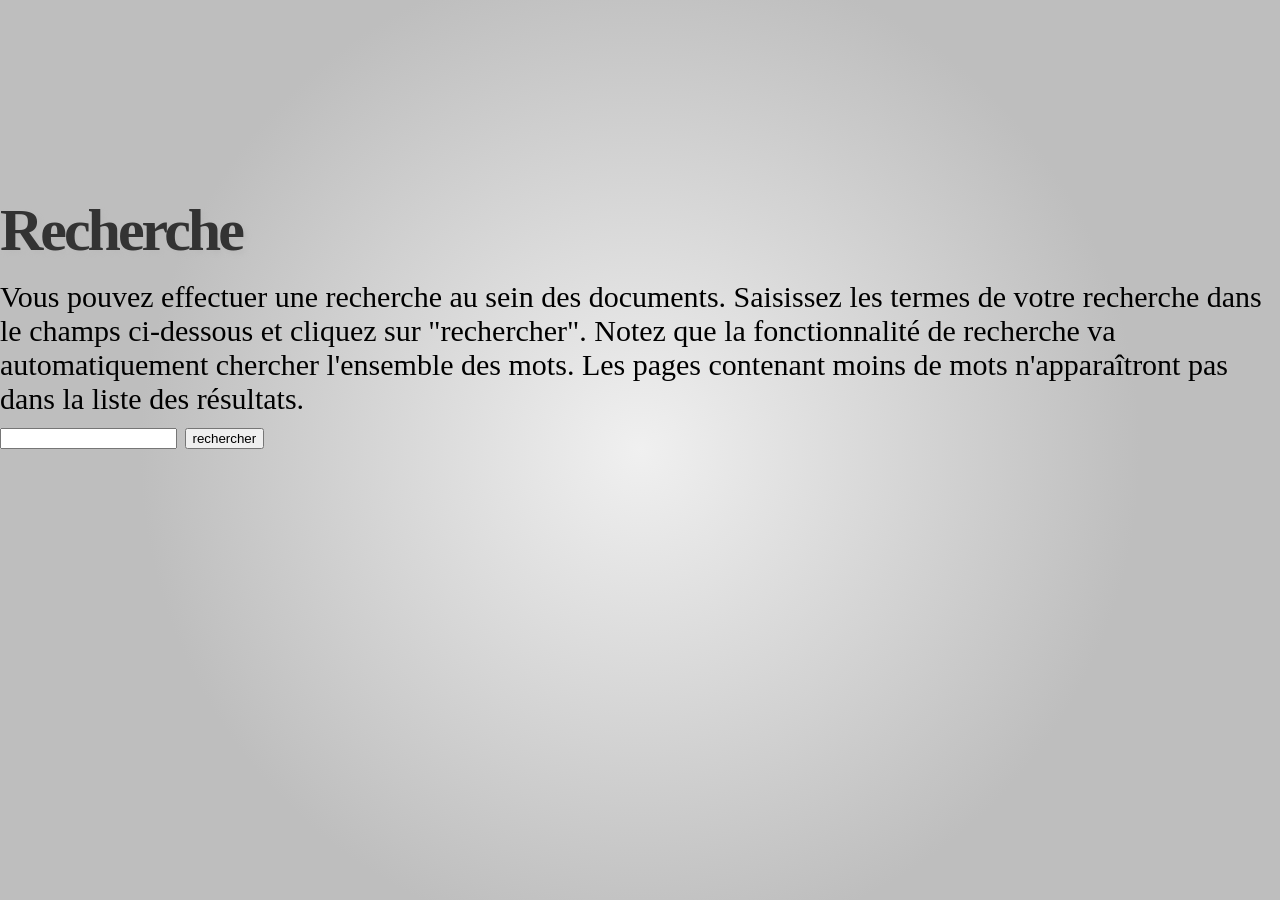
<file: cours-git-intro/slides/search.html>
<!DOCTYPE html>


<html>
  <head>
    <meta http-equiv="Content-Type" content="text/html; charset=utf-8" />
    
    <title>Recherche &mdash; Introduction à GIT</title>
    
    <link rel="stylesheet" href="_static/basic.css" type="text/css" />
    <link rel="stylesheet" href="_static/styles.css" type="text/css" />
    <link rel="stylesheet" href="_static/slides.css" type="text/css" />
    <link rel="stylesheet" href="_static/pygments.css" type="text/css" />
    
    <link rel="stylesheet" href="_static/../../_static/sab-slides.css" type="text/css" />
    
    
    
    
    <script type="text/javascript">
      var DOCUMENTATION_OPTIONS = {
        URL_ROOT:    './',
        VERSION:     '2013.08.09',
        COLLAPSE_INDEX: false,
        FILE_SUFFIX: '.html',
        HAS_SOURCE:  true
      };
    </script>
    <script type="text/javascript" src="_static/jquery.js"></script>
    <script type="text/javascript" src="_static/underscore.js"></script>
    <script type="text/javascript" src="_static/doctools.js"></script>
    <script type="text/javascript" src="_static/translations.js"></script>
    <script type="text/javascript" src="_static/searchtools.js"></script>
    <script type="text/javascript" src="_static/common.js"></script>
    
    <script type="text/javascript" src="_static/slides.js"></script>
    <script type="text/javascript" src="_static/sync.js"></script>
    <script type="text/javascript" src="_static/controller.js"></script>
    <script type="text/javascript" src="_static/init.js"></script>
    
    
    <link rel="index" title="Index" href="genindex.html" />
    <link rel="search" title="Recherche" href="#" />
    <link rel="top" title="Introduction à GIT" href="index.html" />
  <script type="text/javascript">
    (function () {
      function normalize(text) {
        return (text || '')
          .toLowerCase()
          .normalize('NFD')
          .replace(/[\u0300-\u036f]/g, '');
      }

      function getQueryParam(name) {
        var params = new URLSearchParams(window.location.search);
        return params.get(name) || '';
      }

      function renderResults(results, query) {
        var container = document.getElementById('search-results');
        container.innerHTML = '';
        var title = document.createElement('h2');
        title.textContent = 'Résultats pour : "' + query + '"';
        container.appendChild(title);

        if (!results.length) {
          var empty = document.createElement('p');
          empty.textContent = 'Aucun résultat.';
          container.appendChild(empty);
          return;
        }

        var list = document.createElement('ul');
        results.forEach(function (item) {
          var li = document.createElement('li');
          var a = document.createElement('a');
          a.href = item.href;
          a.textContent = item.title;
          var p = document.createElement('p');
          p.textContent = item.snippet;
          li.appendChild(a);
          li.appendChild(p);
          list.appendChild(li);
        });
        container.appendChild(list);
      }

      function extractSections(htmlText) {
        var parser = new DOMParser();
        var doc = parser.parseFromString(htmlText, 'text/html');
        var sections = [];
        var nodes = doc.querySelectorAll('h1, h2, h3, h4');
        for (var i = 0; i < nodes.length; i++) {
          var node = nodes[i];
          var id = node.parentElement && node.parentElement.id ? node.parentElement.id : '';
          var title = node.textContent.trim();
          var text = (node.parentElement ? node.parentElement.textContent : node.textContent) || '';
          sections.push({
            title: title || 'Section',
            href: 'index.html' + (id ? ('#' + id) : ''),
            text: text.replace(/\s+/g, ' ').trim()
          });
        }
        if (!sections.length) {
          sections.push({ title: 'Introduction à GIT', href: 'index.html', text: doc.body.textContent.replace(/\s+/g, ' ').trim() });
        }
        return sections;
      }

      function runSearch(query) {
        var q = normalize(query).trim();
        if (!q) {
          document.getElementById('search-results').innerHTML = '';
          return;
        }
        fetch('index.html')
          .then(function (resp) { return resp.text(); })
          .then(function (html) {
            var sections = extractSections(html);
            var results = [];
            for (var i = 0; i < sections.length; i++) {
              var section = sections[i];
              var normalizedText = normalize(section.text);
              var idx = normalizedText.indexOf(q);
              if (idx >= 0) {
                var start = Math.max(0, idx - 60);
                var end = Math.min(section.text.length, idx + q.length + 60);
                results.push({
                  title: section.title,
                  href: section.href,
                  snippet: '...' + section.text.slice(start, end).trim() + '...'
                });
              }
            }
            renderResults(results.slice(0, 30), query);
          })
          .catch(function () {
            document.getElementById('search-results').innerHTML = '<p>Erreur de chargement de la recherche.</p>';
          });
      }

      document.addEventListener('DOMContentLoaded', function () {
        var fallback = document.getElementById('fallback');
        if (fallback) {
          fallback.style.display = 'none';
        }
        var form = document.querySelector('form[action=""]');
        var input = form ? form.querySelector('input[name="q"]') : null;
        if (!form || !input) {
          return;
        }
        var initial = getQueryParam('q');
        if (initial) {
          input.value = initial;
          runSearch(initial);
        }
        form.addEventListener('submit', function (e) {
          e.preventDefault();
          var value = input.value || '';
          var url = new URL(window.location.href);
          url.searchParams.set('q', value);
          history.replaceState({}, '', url.toString());
          runSearch(value);
        });
      });
    })();
  </script>
   

  </head>
  <body>

<section
   id="slide_container"
   class='slides layout-regular'>


  <h1 id="search-documentation">Recherche</h1>
  <div id="fallback" class="admonition warning">
  <p>
    Veuillez activer le JavaScript pour que la recherche fonctionne.
  </p>
  </div>
  <p>
    Vous pouvez effectuer une recherche au sein des documents. Saisissez les termes
de votre recherche dans le champs ci-dessous et cliquez sur "rechercher". Notez que la fonctionnalité de recherche
va automatiquement chercher l'ensemble des mots. Les pages
contenant moins de mots n'apparaîtront pas dans la liste des résultats.
  </p>
  <form action="" method="get">
    <input type="text" name="q" value="" />
    <input type="submit" value="rechercher" />
    <span id="search-progress" style="padding-left: 10px"></span>
  </form>
  
  <div id="search-results">
  
  </div>

</section>

<section id="slide_notes">

</section>

  </body>
</html>
</file>
<file: style.css>
* {
  box-sizing: border-box;
}

body {
  margin: 0;
  font-family: Arial, Helvetica, sans-serif;
  background: #f4f6fb;
  color: #1f2a44;
}

.container {
  max-width: 900px;
  margin: 0 auto;
  padding: 24px;
}

h1 {
  margin-bottom: 8px;
}

.subtitle {
  margin-top: 0;
  color: #4b5877;
}

.card {
  background: #ffffff;
  border: 1px solid #dce3f0;
  border-radius: 10px;
  padding: 18px;
  margin-top: 16px;
}

.actions {
  display: flex;
  flex-direction: row;
  justify-content: center;
  align-items: center;
  gap: 14px;
  margin-top: 12px;
}




.button {
  display: inline-block;
  text-decoration: none;
  background: #1d4ed8;
  color: #ffffff;
  padding: 10px 18px;
  border-radius: 8px;
  transition: background 0.2s, box-shadow 0.2s;
  font-size: 1rem;
  min-width: 0;
  max-width: 100%;
  text-align: center;
  box-sizing: border-box;
}
@media (max-width: 700px) {
  .actions {
    flex-direction: column;
    align-items: stretch;
  }
  .button {
    width: 100%;
  }
}

.button:hover,
.button:focus {
  background: #1e40af;
  /* Ajoute un léger effet visuel sans changer la taille */
  box-shadow: 0 2px 8px 0 rgba(30,64,175,0.10);
}

.button.secondary {
  background: #334155;
}

.button.secondary:hover,
.button.secondary:focus {
  background: #1f2937;
}

.info-card {
  border-left: 6px solid #1d4ed8;
  background: #eaf1ff;
  margin-top: 28px;
  margin-bottom: 18px;
}

.teacher ul {
  margin: 8px 0 0;
  padding-left: 18px;
}

pre {
  background: #0f172a;
  color: #e2e8f0;
  padding: 10px;
  border-radius: 8px;
  overflow-x: auto;
}

code {
  font-family: Consolas, "Courier New", monospace;
}

ol,
ul {
  line-height: 1.5;
}
</file>
<file: cours-git-intro/_static/sab-book.css>
/**
   This file is part of the slides-and-book Sphinx theme
   by Pierre-Antoine Champin <http://champin.net/>
**/

/** This is the file to be used in the html book.
    It is automatically included by the theme.
**/


@import url("nature.css");
@import url("sab-common.css");

/* list-table used to layout 2 columns */

table.docutils.columns td {
    border-bottom-width: 0px;
}


/* floating images */

/* COMMENTED OUT as the result is ugly
.float-right {
    float: right;
    padding-left: 1em;
}
*/


/* Limit size of %-sized figures (and graphviz) in html book */

.figure, p.graphviz {
    max-width: 35em; /* more consistent with slide-width for figure size */
}

p.graphviz > img {
    width: 100%;
}


/* Handle slide-animations correctly in HTML book */

/* NB1: this works for HTML only; LaTeX forces us to put animations in an
   ifnonslides directive...
   NB2: we only stack images; figure may have captions, so they are not stacked.
 */

.build.animation.stacked > img:first-child {
    position: relative; /* ensures that the parent reserves enough space */
}

.build.animation.stacked > img {
    position: absolute;
    top: 0px;
    left: 0px;
    border: none;
}

.build.animation > * {
    border: 1px solid #AAA;
    padding: 1ex;
    margin: 1ex;
}

@media print {
    body {
        font-family: serif;
    }

    div.body .sab-printable h1,
    div.body .sab-printable h2,
    div.body .sab-printable h3,
    div.body .sab-printable h4,
    div.body .sab-printable h5,
    div.body .sab-printable h6 {
        font-family: serif;
        font-weight: bold;
        padding-left: 0px;
        page-break-after: avoid;
        background: none;
        text-shadow: none;
    }

    div.body .sab-printable h1:first-child {
        font-family: sans;
        text-align: center;
    }

    .sab-printable h1 {
        counter-reset: section-lvl2 section-lvl3;
    }
    .sab-printable h2 {
        page-break-before: always;
    }
    .sab-printable h2:before {
        counter-increment: section-lvl2;
        content: "Partie " counter(section-lvl2) " : ";
    }
    .sab-printable h3 {
        page-break-before: always;
        counter-reset: section-lvl4;
        border-top: 1.5px solid black;
    }
    .sab-printable h3:first-child {
        page-break-before: avoid;
    }
    .sab-printable h3:before {
        counter-increment: section-lvl3;
        content: "Chapitre " counter(section-lvl3) " : ";
    }
    .sab-printable h4 {
        counter-reset: section-lvl5;
    }
    .sab-printable h4:before {
        counter-increment: section-lvl4;
        content: counter(section-lvl3) "." counter(section-lvl4) ". ";
    }
    .sab-printable h5:before {
        counter-increment: section-lvl5;
        content: counter(section-lvl3) "."
                 counter(section-lvl4) "."
                 counter(section-lvl5)". ";
    }
}
</file>
<file: cours-git-intro/_static/pygments.css>
pre { line-height: 125%; }
td.linenos .normal { color: inherit; background-color: transparent; padding-left: 5px; padding-right: 5px; }
span.linenos { color: inherit; background-color: transparent; padding-left: 5px; padding-right: 5px; }
td.linenos .special { color: #000000; background-color: #ffffc0; padding-left: 5px; padding-right: 5px; }
span.linenos.special { color: #000000; background-color: #ffffc0; padding-left: 5px; padding-right: 5px; }
.highlight .hll { background-color: #ffffcc }
.highlight { background: #eeffcc; }
.highlight .c { color: #408090; font-style: italic } /* Comment */
.highlight .err { border: 1px solid #FF0000 } /* Error */
.highlight .k { color: #007020; font-weight: bold } /* Keyword */
.highlight .o { color: #666666 } /* Operator */
.highlight .ch { color: #408090; font-style: italic } /* Comment.Hashbang */
.highlight .cm { color: #408090; font-style: italic } /* Comment.Multiline */
.highlight .cp { color: #007020 } /* Comment.Preproc */
.highlight .cpf { color: #408090; font-style: italic } /* Comment.PreprocFile */
.highlight .c1 { color: #408090; font-style: italic } /* Comment.Single */
.highlight .cs { color: #408090; background-color: #fff0f0 } /* Comment.Special */
.highlight .gd { color: #A00000 } /* Generic.Deleted */
.highlight .ge { font-style: italic } /* Generic.Emph */
.highlight .gr { color: #FF0000 } /* Generic.Error */
.highlight .gh { color: #000080; font-weight: bold } /* Generic.Heading */
.highlight .gi { color: #00A000 } /* Generic.Inserted */
.highlight .go { color: #333333 } /* Generic.Output */
.highlight .gp { color: #c65d09; font-weight: bold } /* Generic.Prompt */
.highlight .gs { font-weight: bold } /* Generic.Strong */
.highlight .gu { color: #800080; font-weight: bold } /* Generic.Subheading */
.highlight .gt { color: #0044DD } /* Generic.Traceback */
.highlight .kc { color: #007020; font-weight: bold } /* Keyword.Constant */
.highlight .kd { color: #007020; font-weight: bold } /* Keyword.Declaration */
.highlight .kn { color: #007020; font-weight: bold } /* Keyword.Namespace */
.highlight .kp { color: #007020 } /* Keyword.Pseudo */
.highlight .kr { color: #007020; font-weight: bold } /* Keyword.Reserved */
.highlight .kt { color: #902000 } /* Keyword.Type */
.highlight .m { color: #208050 } /* Literal.Number */
.highlight .s { color: #4070a0 } /* Literal.String */
.highlight .na { color: #4070a0 } /* Name.Attribute */
.highlight .nb { color: #007020 } /* Name.Builtin */
.highlight .nc { color: #0e84b5; font-weight: bold } /* Name.Class */
.highlight .no { color: #60add5 } /* Name.Constant */
.highlight .nd { color: #555555; font-weight: bold } /* Name.Decorator */
.highlight .ni { color: #d55537; font-weight: bold } /* Name.Entity */
.highlight .ne { color: #007020 } /* Name.Exception */
.highlight .nf { color: #06287e } /* Name.Function */
.highlight .nl { color: #002070; font-weight: bold } /* Name.Label */
.highlight .nn { color: #0e84b5; font-weight: bold } /* Name.Namespace */
.highlight .nt { color: #062873; font-weight: bold } /* Name.Tag */
.highlight .nv { color: #bb60d5 } /* Name.Variable */
.highlight .ow { color: #007020; font-weight: bold } /* Operator.Word */
.highlight .w { color: #bbbbbb } /* Text.Whitespace */
.highlight .mb { color: #208050 } /* Literal.Number.Bin */
.highlight .mf { color: #208050 } /* Literal.Number.Float */
.highlight .mh { color: #208050 } /* Literal.Number.Hex */
.highlight .mi { color: #208050 } /* Literal.Number.Integer */
.highlight .mo { color: #208050 } /* Literal.Number.Oct */
.highlight .sa { color: #4070a0 } /* Literal.String.Affix */
.highlight .sb { color: #4070a0 } /* Literal.String.Backtick */
.highlight .sc { color: #4070a0 } /* Literal.String.Char */
.highlight .dl { color: #4070a0 } /* Literal.String.Delimiter */
.highlight .sd { color: #4070a0; font-style: italic } /* Literal.String.Doc */
.highlight .s2 { color: #4070a0 } /* Literal.String.Double */
.highlight .se { color: #4070a0; font-weight: bold } /* Literal.String.Escape */
.highlight .sh { color: #4070a0 } /* Literal.String.Heredoc */
.highlight .si { color: #70a0d0; font-style: italic } /* Literal.String.Interpol */
.highlight .sx { color: #c65d09 } /* Literal.String.Other */
.highlight .sr { color: #235388 } /* Literal.String.Regex */
.highlight .s1 { color: #4070a0 } /* Literal.String.Single */
.highlight .ss { color: #517918 } /* Literal.String.Symbol */
.highlight .bp { color: #007020 } /* Name.Builtin.Pseudo */
.highlight .fm { color: #06287e } /* Name.Function.Magic */
.highlight .vc { color: #bb60d5 } /* Name.Variable.Class */
.highlight .vg { color: #bb60d5 } /* Name.Variable.Global */
.highlight .vi { color: #bb60d5 } /* Name.Variable.Instance */
.highlight .vm { color: #bb60d5 } /* Name.Variable.Magic */
.highlight .il { color: #208050 } /* Literal.Number.Integer.Long */
</file>
<file: slides/_static/basic.css>
/*
 * basic.css
 * ~~~~~~~~~
 *
 * Sphinx stylesheet -- basic theme.
 *
 * :copyright: Copyright 2007-2017 by the Sphinx team, see AUTHORS.
 * :license: BSD, see LICENSE for details.
 *
 */

/* -- main layout ----------------------------------------------------------- */

div.clearer {
    clear: both;
}

/* -- relbar ---------------------------------------------------------------- */

div.related {
    width: 100%;
    font-size: 90%;
}

div.related h3 {
    display: none;
}

div.related ul {
    margin: 0;
    padding: 0 0 0 10px;
    list-style: none;
}

div.related li {
    display: inline;
}

div.related li.right {
    float: right;
    margin-right: 5px;
}

/* -- sidebar --------------------------------------------------------------- */

div.sphinxsidebarwrapper {
    padding: 10px 5px 0 10px;
}

div.sphinxsidebar {
    float: left;
    width: 230px;
    margin-left: -100%;
    font-size: 90%;
    word-wrap: break-word;
    overflow-wrap : break-word;
}

div.sphinxsidebar ul {
    list-style: none;
}

div.sphinxsidebar ul ul,
div.sphinxsidebar ul.want-points {
    margin-left: 20px;
    list-style: square;
}

div.sphinxsidebar ul ul {
    margin-top: 0;
    margin-bottom: 0;
}

div.sphinxsidebar form {
    margin-top: 10px;
}

div.sphinxsidebar input {
    border: 1px solid #98dbcc;
    font-family: sans-serif;
    font-size: 1em;
}

div.sphinxsidebar #searchbox input[type="text"] {
    width: 170px;
}

img {
    border: 0;
    max-width: 100%;
}

/* -- search page ----------------------------------------------------------- */

ul.search {
    margin: 10px 0 0 20px;
    padding: 0;
}

ul.search li {
    padding: 5px 0 5px 20px;
    background-image: url(file.png);
    background-repeat: no-repeat;
    background-position: 0 7px;
}

ul.search li a {
    font-weight: bold;
}

ul.search li div.context {
    color: #888;
    margin: 2px 0 0 30px;
    text-align: left;
}

ul.keywordmatches li.goodmatch a {
    font-weight: bold;
}

/* -- index page ------------------------------------------------------------ */

table.contentstable {
    width: 90%;
    margin-left: auto;
    margin-right: auto;
}

table.contentstable p.biglink {
    line-height: 150%;
}

a.biglink {
    font-size: 1.3em;
}

span.linkdescr {
    font-style: italic;
    padding-top: 5px;
    font-size: 90%;
}

/* -- general index --------------------------------------------------------- */

table.indextable {
    width: 100%;
}

table.indextable td {
    text-align: left;
    vertical-align: top;
}

table.indextable ul {
    margin-top: 0;
    margin-bottom: 0;
    list-style-type: none;
}

table.indextable > tbody > tr > td > ul {
    padding-left: 0em;
}

table.indextable tr.pcap {
    height: 10px;
}

table.indextable tr.cap {
    margin-top: 10px;
    background-color: #f2f2f2;
}

img.toggler {
    margin-right: 3px;
    margin-top: 3px;
    cursor: pointer;
}

div.modindex-jumpbox {
    border-top: 1px solid #ddd;
    border-bottom: 1px solid #ddd;
    margin: 1em 0 1em 0;
    padding: 0.4em;
}

div.genindex-jumpbox {
    border-top: 1px solid #ddd;
    border-bottom: 1px solid #ddd;
    margin: 1em 0 1em 0;
    padding: 0.4em;
}

/* -- domain module index --------------------------------------------------- */

table.modindextable td {
    padding: 2px;
    border-collapse: collapse;
}

/* -- general body styles --------------------------------------------------- */

div.body p, div.body dd, div.body li, div.body blockquote {
    -moz-hyphens: auto;
    -ms-hyphens: auto;
    -webkit-hyphens: auto;
    hyphens: auto;
}

a.headerlink {
    visibility: hidden;
}

h1:hover > a.headerlink,
h2:hover > a.headerlink,
h3:hover > a.headerlink,
h4:hover > a.headerlink,
h5:hover > a.headerlink,
h6:hover > a.headerlink,
dt:hover > a.headerlink,
caption:hover > a.headerlink,
p.caption:hover > a.headerlink,
div.code-block-caption:hover > a.headerlink {
    visibility: visible;
}

div.body p.caption {
    text-align: inherit;
}

div.body td {
    text-align: left;
}

.first {
    margin-top: 0 !important;
}

p.rubric {
    margin-top: 30px;
    font-weight: bold;
}

img.align-left, .figure.align-left, object.align-left {
    clear: left;
    float: left;
    margin-right: 1em;
}

img.align-right, .figure.align-right, object.align-right {
    clear: right;
    float: right;
    margin-left: 1em;
}

img.align-center, .figure.align-center, object.align-center {
  display: block;
  margin-left: auto;
  margin-right: auto;
}

.align-left {
    text-align: left;
}

.align-center {
    text-align: center;
}

.align-right {
    text-align: right;
}

/* -- sidebars -------------------------------------------------------------- */

div.sidebar {
    margin: 0 0 0.5em 1em;
    border: 1px solid #ddb;
    padding: 7px 7px 0 7px;
    background-color: #ffe;
    width: 40%;
    float: right;
}

p.sidebar-title {
    font-weight: bold;
}

/* -- topics ---------------------------------------------------------------- */

div.topic {
    border: 1px solid #ccc;
    padding: 7px 7px 0 7px;
    margin: 10px 0 10px 0;
}

p.topic-title {
    font-size: 1.1em;
    font-weight: bold;
    margin-top: 10px;
}

/* -- admonitions ----------------------------------------------------------- */

div.admonition {
    margin-top: 10px;
    margin-bottom: 10px;
    padding: 7px;
}

div.admonition dt {
    font-weight: bold;
}

div.admonition dl {
    margin-bottom: 0;
}

p.admonition-title {
    margin: 0px 10px 5px 0px;
    font-weight: bold;
}

div.body p.centered {
    text-align: center;
    margin-top: 25px;
}

/* -- tables ---------------------------------------------------------------- */

table.docutils {
    border: 0;
    border-collapse: collapse;
}

table caption span.caption-number {
    font-style: italic;
}

table caption span.caption-text {
}

table.docutils td, table.docutils th {
    padding: 1px 8px 1px 5px;
    border-top: 0;
    border-left: 0;
    border-right: 0;
    border-bottom: 1px solid #aaa;
}

table.footnote td, table.footnote th {
    border: 0 !important;
}

th {
    text-align: left;
    padding-right: 5px;
}

table.citation {
    border-left: solid 1px gray;
    margin-left: 1px;
}

table.citation td {
    border-bottom: none;
}

/* -- figures --------------------------------------------------------------- */

div.figure {
    margin: 0.5em;
    padding: 0.5em;
}

div.figure p.caption {
    padding: 0.3em;
}

div.figure p.caption span.caption-number {
    font-style: italic;
}

div.figure p.caption span.caption-text {
}

/* -- field list styles ----------------------------------------------------- */

table.field-list td, table.field-list th {
    border: 0 !important;
}

.field-list ul {
    margin: 0;
    padding-left: 1em;
}

.field-list p {
    margin: 0;
}

/* -- other body styles ----------------------------------------------------- */

ol.arabic {
    list-style: decimal;
}

ol.loweralpha {
    list-style: lower-alpha;
}

ol.upperalpha {
    list-style: upper-alpha;
}

ol.lowerroman {
    list-style: lower-roman;
}

ol.upperroman {
    list-style: upper-roman;
}

dl {
    margin-bottom: 15px;
}

dd p {
    margin-top: 0px;
}

dd ul, dd table {
    margin-bottom: 10px;
}

dd {
    margin-top: 3px;
    margin-bottom: 10px;
    margin-left: 30px;
}

dt:target, .highlighted {
    background-color: #fbe54e;
}

dl.glossary dt {
    font-weight: bold;
    font-size: 1.1em;
}

.optional {
    font-size: 1.3em;
}

.sig-paren {
    font-size: larger;
}

.versionmodified {
    font-style: italic;
}

.system-message {
    background-color: #fda;
    padding: 5px;
    border: 3px solid red;
}

.footnote:target  {
    background-color: #ffa;
}

.line-block {
    display: block;
    margin-top: 1em;
    margin-bottom: 1em;
}

.line-block .line-block {
    margin-top: 0;
    margin-bottom: 0;
    margin-left: 1.5em;
}

.guilabel, .menuselection {
    font-family: sans-serif;
}

.accelerator {
    text-decoration: underline;
}

.classifier {
    font-style: oblique;
}

abbr, acronym {
    border-bottom: dotted 1px;
    cursor: help;
}

/* -- code displays --------------------------------------------------------- */

pre {
    overflow: auto;
    overflow-y: hidden;  /* fixes display issues on Chrome browsers */
}

span.pre {
    -moz-hyphens: none;
    -ms-hyphens: none;
    -webkit-hyphens: none;
    hyphens: none;
}

td.linenos pre {
    padding: 5px 0px;
    border: 0;
    background-color: transparent;
    color: #aaa;
}

table.highlighttable {
    margin-left: 0.5em;
}

table.highlighttable td {
    padding: 0 0.5em 0 0.5em;
}

div.code-block-caption {
    padding: 2px 5px;
    font-size: small;
}

div.code-block-caption code {
    background-color: transparent;
}

div.code-block-caption + div > div.highlight > pre {
    margin-top: 0;
}

div.code-block-caption span.caption-number {
    padding: 0.1em 0.3em;
    font-style: italic;
}

div.code-block-caption span.caption-text {
}

div.literal-block-wrapper {
    padding: 1em 1em 0;
}

div.literal-block-wrapper div.highlight {
    margin: 0;
}

code.descname {
    background-color: transparent;
    font-weight: bold;
    font-size: 1.2em;
}

code.descclassname {
    background-color: transparent;
}

code.xref, a code {
    background-color: transparent;
    font-weight: bold;
}

h1 code, h2 code, h3 code, h4 code, h5 code, h6 code {
    background-color: transparent;
}

.viewcode-link {
    float: right;
}

.viewcode-back {
    float: right;
    font-family: sans-serif;
}

div.viewcode-block:target {
    margin: -1px -10px;
    padding: 0 10px;
}

/* -- math display ---------------------------------------------------------- */

img.math {
    vertical-align: middle;
}

div.body div.math p {
    text-align: center;
}

span.eqno {
    float: right;
}

span.eqno a.headerlink {
    position: relative;
    left: 0px;
    z-index: 1;
}

div.math:hover a.headerlink {
    visibility: visible;
}

/* -- printout stylesheet --------------------------------------------------- */

@media print {
    div.document,
    div.documentwrapper,
    div.bodywrapper {
        margin: 0 !important;
        width: 100%;
    }

    div.sphinxsidebar,
    div.related,
    div.footer,
    #top-link {
        display: none;
    }
}
</file>
<file: slides/_static/styles.css>
@import url(fonts/stylesheet.css);

/*
  Google HTML5 slides template

  Authors: Luke Mahé (code)
           Marcin Wichary (code and design)

           Dominic Mazzoni (browser compatibility)
           Charles Chen (ChromeVox support)

  URL: http://code.google.com/p/html5slides/
*/

/* Framework */

html {
  height: 100%;
}

body {
  margin: 0;
  padding: 0;

  display: block !important;

  height: 100%;
  min-height: 740px;

  overflow-x: hidden;
  overflow-y: auto;

  background: rgb(215, 215, 215);
  background: -o-radial-gradient(rgb(240, 240, 240), rgb(190, 190, 190));
  background: -moz-radial-gradient(rgb(240, 240, 240), rgb(190, 190, 190));
  background: -webkit-radial-gradient(rgb(240, 240, 240), rgb(190, 190, 190));
  background: -webkit-gradient(radial, 50% 50%, 0, 50% 50%, 500, from(rgb(240, 240, 240)), to(rgb(190, 190, 190)));

  -webkit-font-smoothing: antialiased;
}

.slides {
  width: 100%;
  height: 100%;
  left: 0;

  position: absolute;

  -webkit-transform: translate3d(0, 0, 0);
}

.slides > article {
  display: block;

  position: absolute;
  overflow: hidden;

  width: 900px;
  height: 700px;

  left: 50%;
  top: 50%;

  margin-left: -450px;
  margin-top: -350px;

  padding: 40px 60px;

  box-sizing: border-box;
  -o-box-sizing: border-box;
  -moz-box-sizing: border-box;
  -webkit-box-sizing: border-box;

  border-radius: 10px;
  -o-border-radius: 10px;
  -moz-border-radius: 10px;
  -webkit-border-radius: 10px;

  background-color: white;

  box-shadow: 0 2px 6px rgba(0, 0, 0, .1);
  border: 1px solid rgba(0, 0, 0, .3);

  transition: transform .3s ease-out;
  -o-transition: -o-transform .3s ease-out;
  -moz-transition: -moz-transform .3s ease-out;
  -webkit-transition: -webkit-transform .3s ease-out;
}
.slides.layout-widescreen > article {
  margin-left: -550px;
  width: 1100px;
}
.slides.layout-faux-widescreen > article {
  margin-left: -550px;
  width: 1100px;

  padding: 40px 160px;
}

.slides.layout-widescreen > article:not(.nobackground):not(.biglogo),
.slides.layout-faux-widescreen > article:not(.nobackground):not(.biglogo) {
  background-position-x: 0, 840px;
}

.slides > article.appear {
    transition: none;
    display: none;
}

.slides > article.fade-in {
    transition: opacity 0.2s;
}

.slides > article.fade-in.current {
    z-index: 100;
}

.slides .handout {
    display: none;
}

.slides.table {
    font-size: 15px;
    padding: 10px;
}

.slides.table > .slide-area {
    display: none;
}

.slides.table > article:hover {
    -moz-box-shadow: 0px 0px 20px yellow;
    -webkit-box-shadow: 0px 0px 20px yellow;
    box-shadow: 0px 0px 20px yellow;
    border: 2px;
}

.slides.table > article {
  display: block;
  float: left;
  position: relative;
  overflow: hidden;

  width: 450px;
  height: 350px;

  left: 0;
  top: 0;

  margin: 10px;

  padding: 20px 30px;

  box-sizing: border-box;
  -o-box-sizing: border-box;
  -moz-box-sizing: border-box;
  -webkit-box-sizing: border-box;

  border-radius: 10px;
  -o-border-radius: 10px;
  -moz-border-radius: 10px;
  -webkit-border-radius: 10px;

  box-shadow: 0 2px 6px rgba(0, 0, 0, .1);
  border: 1px solid rgba(0, 0, 0, .3);

  /* transform: scale(0.5); */
  /* -webkit-transform: scale(0.5); */
  transition: width height .3s ease-out;
  -o-transition: -o-transform .3s ease-out;
  -moz-transition: -moz-transform .3s ease-out;
  -webkit-transition: width height .3s ease-out;
}

.slides.table > article,
.slides.table > article.next,
.slides.table > article.far-past,
.slides.table > article.past,
.slides.table > article.current,
.slides.table > article.far-next {
    display: block;
    transform: translate(0px);
    -o-transform: translate(0px);
    -moz-transform: translate(0px);
    -webkit-transform: translate(0px);
}

.slides.table > article .to-build {
    opacity: 100;
}

/* Clickable/tappable areas */

.slide-area {
  z-index: 1000;

  position: absolute;
  left: 0;
  top: 0;
  width: 150px;
  height: 700px;

  left: 50%;
  top: 50%;

  cursor: pointer;
  margin-top: -350px;

  tap-highlight-color: transparent;
  -o-tap-highlight-color: transparent;
  -moz-tap-highlight-color: transparent;
  -webkit-tap-highlight-color: transparent;
}
#prev-slide-area {
  margin-left: -550px;
}
#next-slide-area {
  margin-left: 400px;
}
.slides.layout-widescreen #prev-slide-area,
.slides.layout-faux-widescreen #prev-slide-area {
  margin-left: -650px;
}
.slides.layout-widescreen #next-slide-area,
.slides.layout-faux-widescreen #next-slide-area {
  margin-left: 500px;
}

/* Slides */

.slides > article {
  display: none;
}
.slides > article.far-past {
  display: block;
  transform: translate(-2040px);
  -o-transform: translate(-2040px);
  -moz-transform: translate(-2040px);
  -webkit-transform: translate3d(-2040px, 0, 0);
}
.slides > article.past {
  display: block;
  transform: translate(-1020px);
  -o-transform: translate(-1020px);
  -moz-transform: translate(-1020px);
  -webkit-transform: translate3d(-1020px, 0, 0);
}
.slides > article.current {
  display: block;
  opacity: 1;
  transform: translate(0);
  -o-transform: translate(0);
  -moz-transform: translate(0);
  -webkit-transform: translate3d(0, 0, 0);
}
.slides > article.next {
  display: block;
  transform: translate(1020px);
  -o-transform: translate(1020px);
  -moz-transform: translate(1020px);
  -webkit-transform: translate3d(1020px, 0, 0);
}
.slides > article.far-next {
  display: block;
  transform: translate(2040px);
  -o-transform: translate(2040px);
  -moz-transform: translate(2040px);
  -webkit-transform: translate3d(2040px, 0, 0);
}

.slides.layout-widescreen > article.far-past,
.slides.layout-faux-widescreen > article.far-past {
  display: block;
  transform: translate(-2260px);
  -o-transform: translate(-2260px);
  -moz-transform: translate(-2260px);
  -webkit-transform: translate3d(-2260px, 0, 0);
}
.slides.layout-widescreen > article.past,
.slides.layout-faux-widescreen > article.past {
  display: block;
  transform: translate(-1130px);
  -o-transform: translate(-1130px);
  -moz-transform: translate(-1130px);
  -webkit-transform: translate3d(-1130px, 0, 0);
}
.slides.layout-widescreen > article.current,
.slides.layout-faux-widescreen > article.current {
  display: block;
  transform: translate(0);
  -o-transform: translate(0);
  -moz-transform: translate(0);
  -webkit-transform: translate3d(0, 0, 0);
}
.slides.layout-widescreen > article.next,
.slides.layout-faux-widescreen > article.next {
  display: block;
  transform: translate(1130px);
  -o-transform: translate(1130px);
  -moz-transform: translate(1130px);
  -webkit-transform: translate3d(1130px, 0, 0);
}
.slides.layout-widescreen > article.far-next,
.slides.layout-faux-widescreen > article.far-next {
  display: block;
  transform: translate(2260px);
  -o-transform: translate(2260px);
  -moz-transform: translate(2260px);
  -webkit-transform: translate3d(2260px, 0, 0);
}

.slides > article.fade-in.next,
.slides > article.fade-in.far-past,
.slides > article.fade-in.past,
.slides > article.fade-in.far-next {
    opacity: 0;
    transform: translate(0px);
    -o-transform: translate(0px);
    -moz-transform: translate(0px);
    -webkit-transform: translate(0px);
}

.slides > article.appear.next,
.slides > article.appear.far-past,
.slides > article.appear.past,
.slides > article.appear.far-next {
    display: none;
    transform: translate(0px);
    -o-transform: translate(0px);
    -moz-transform: translate(0px);
    -webkit-transform: translate(0px);
}


/* Styles for slides */

.slides {
    font-size: 30px;
}

.slides > article {
  font-family: 'Open Sans', Arial, sans-serif;

  color: rgb(102, 102, 102);
  text-shadow: 0 1px 1px rgba(0, 0, 0, .1);

  font-size: 1em;
  line-height: 1.2em;

  letter-spacing: -1px;
}

b {
  font-weight: 600;
}

.blue {
  color: rgb(0, 102, 204);
}
.yellow {
  color: rgb(255, 211, 25);
}
.green {
  color: rgb(0, 138, 53);
}
.red {
  color: rgb(255, 0, 0);
}
.black {
  color: black;
}
.white {
  color: white;
}

a {
  color: rgb(0, 102, 204);
}
a:visited {
  color: rgba(0, 102, 204, .75);
}
a:hover {
  color: black;
}

p {
  margin: 0;
  padding: 0;

  margin-top: 20px;
}
p:first-child {
  margin-top: 0;
}

h1 {
  font-size: 2em;
  line-height: 1em;

  padding: 0;
  margin: 0;
  margin-top: 200px;
  padding-right: 40px;

  font-weight: 600;

  letter-spacing: -3px;

  color: rgb(51, 51, 51);
}

h2 {
  font-size: 1.5em;
  line-height: 1em;

  padding: 0;
  margin: 0;
  margin-top: 465px;
  padding-right: 40px;
  /* position: absolute; */
  /* bottom: 150px; */

  font-weight: 600;

  letter-spacing: -2px;

  color: rgb(51, 51, 51);
}

h3 {
  font-size: 1em;
  line-height: 1.2em;

  padding: 0;
  margin: 0;
  padding-right: 40px;

  font-weight: 600;

  letter-spacing: -1px;

  color: rgb(51, 51, 51);
}

article.fill h3 {
  background: rgba(255, 255, 255, .75);
  padding-top: .2em;
  padding-bottom: .3em;
  margin-top: -.2em;
  margin-left: -60px;
  padding-left: 60px;
  margin-right: -60px;
  padding-right: 60px;
}

ul {
  list-style: none;
  margin: 0;
  padding: 0;

  margin-top: 40px;

  margin-left: .75em;
}
ul ul {
  margin-top: .5em;
}
li {
  padding: 0;
  margin: 0;

  margin-bottom: .5em;
}
ul li::before {
  content: '·';

  width: .75em;
  margin-left: -.75em;

  position: absolute;
}

pre {
  font-family: 'Droid Sans Mono', 'Courier New', monospace;

  font-size: 0.66em;
  line-height: 1.4em;
  padding: 5px 10px;

  letter-spacing: -1px;

  margin-top: 40px;
  margin-bottom: 40px;

  color: black;
  background: rgb(240, 240, 240);
  border: 1px solid rgb(224, 224, 224);
  box-shadow: inset 0 2px 6px rgba(0, 0, 0, .1);

  overflow: hidden;
}

code {
  font-size: 95%;
  font-family: 'Droid Sans Mono', 'Courier New', monospace;

  color: black;
}

iframe {
  width: 100%;

  height: 620px;

  background: white;
  border: 1px solid rgb(192, 192, 192);
  margin: -1px;
  /*box-shadow: inset 0 2px 6px rgba(0, 0, 0, .1);*/
}

h3 + iframe {
  margin-top: 40px;
  height: 540px;
}

article.fill iframe {
  position: absolute;
  left: 0;
  top: 0;
  width: 100%;
  height: 100%;

  border: 0;
  margin: 0;

  border-radius: 10px;
  -o-border-radius: 10px;
  -moz-border-radius: 10px;
  -webkit-border-radius: 10px;

  z-index: -1;
}

article.fill img {
  position: absolute;
  left: 0;
  top: 0;
  min-width: 100%;
  min-height: 100%;

  border-radius: 10px;
  -o-border-radius: 10px;
  -moz-border-radius: 10px;
  -webkit-border-radius: 10px;

  z-index: -1;
}
img.centered {
  margin: 0 auto;
  display: block;
}

table {
  width: 100%;
  border-collapse: collapse;
  margin-top: 40px;
}
th {
  font-weight: 600;
  text-align: left;
}
td,
th {
  border: 1px solid rgb(224, 224, 224);
  padding: 5px 10px;
  vertical-align: top;
}

.source {
  position: absolute;
  left: 60px;
  top: 644px;
  padding-right: 175px;

  font-size: 0.5em;
  letter-spacing: 0;
  line-height: 18px;
}

q {
  display: block;
  font-size: 2em;
  line-height: 72px;

  margin-left: 20px;

  margin-top: 100px;
  margin-right: 150px;
}
q::before {
  content: '“';

  position: absolute;
  display: inline-block;
  margin-left: -2.1em;
  width: 2em;
  text-align: right;

  font-size: 3em;
  color: rgb(192, 192, 192);
}
q::after {
  content: '”';

  position: absolute;
  margin-left: .1em;

  font-size: 3em;
  color: rgb(192, 192, 192);
}
div.author {
  text-align: right;
  font-size: 1.33em;

  margin-top: 20px;
  margin-right: 150px;
}
div.author::before {
  content: '—';
}

/* Size variants */

article.smaller p,
article.smaller ul {
  font-size: 0.66em;
  line-height: 1.2em;
  letter-spacing: 0;
}
article.smaller table {
  font-size: 0.66em;
  line-height: 1.2em;
  letter-spacing: 0;
}
article.smaller pre {
  font-size: 0.5em;
  line-height: 1.33em;
  letter-spacing: 0;
}
article.smaller q {
  font-size: 1.33em;
  line-height: 1.2em;
}
article.smaller q::before,
article.smaller q::after {
  font-size: 2em;
}

/* Builds */

.build > * {
  transition: opacity 0.5s ease-in-out 0.2s;
  -o-transition: opacity 0.5s ease-in-out 0.2s;
  -moz-transition: opacity 0.5s ease-in-out 0.2s;
  -webkit-transition: opacity 0.5s ease-in-out 0.2s;
}

.to-build {
  opacity: 0;
}

/* Pretty print */

.prettyprint .str, /* string content */
.prettyprint .atv { /* a markup attribute value */
  color: rgb(0, 138, 53);
}
.prettyprint .kwd, /* a keyword */
.prettyprint .tag { /* a markup tag name */
  color: rgb(0, 102, 204);
}
.prettyprint .com { /* a comment */
  color: rgb(127, 127, 127);
  font-style: italic;
}
.prettyprint .lit { /* a literal value */
  color: rgb(127, 0, 0);
}
.prettyprint .pun, /* punctuation, lisp open bracket, lisp close bracket */
.prettyprint .opn,
.prettyprint .clo {
  color: rgb(127, 127, 127);
}
.prettyprint .typ, /* a type name */
.prettyprint .atn, /* a markup attribute name */
.prettyprint .dec,
.prettyprint .var { /* a declaration; a variable name */
  color: rgb(127, 0, 127);
}

@media print {

    .slides > article,
    .slides > article.far-past,
    .slides > article.past,
    .slides > article.next,
    .slides > article.far-next {

        position: static;
        overflow: hidden;
        display: block !important;

        margin: auto;
        page-break-after: always;
        page-break-inside: avoid;

        transform: none;
        -o-transform: none;
        -moz-transform: none;
        -webkit-transform: none;
    }

}
</file>
<file: slides/_static/slides.css>
img.fill {
  position: absolute;
  left: 0;
  top: 0;
  min-width: 100%;
  min-height: 100%;

  border-radius: 10px;
  -o-border-radius: 10px;
  -moz-border-radius: 10px;
  -webkit-border-radius: 10px;

  z-index: -1;
}

a.headerlink {
    visibility: hidden;
}

h1:hover > a.headerlink,
h2:hover > a.headerlink,
h3:hover > a.headerlink,
h4:hover > a.headerlink,
h5:hover > a.headerlink,
h6:hover > a.headerlink,
dt:hover > a.headerlink {
    visibility: visible;
}

div.figure p.caption {
    position: absolute;
    left: 0;
    bottom: 0;
    font-size: 0.5em;
}

.slide-no {
    position: absolute;
    bottom: 1ex;
    right: 1em;
    font-size: 66%;
}

.slide-footer {
    position: absolute;
    bottom: 1ex;
    left: 1em;
    font-size: 66%;
}

div.admonition.note {
    visibility: hidden;
    display: none;
}
</file>
<file: slides/_static/pygments.css>
pre { line-height: 125%; }
td.linenos .normal { color: inherit; background-color: transparent; padding-left: 5px; padding-right: 5px; }
span.linenos { color: inherit; background-color: transparent; padding-left: 5px; padding-right: 5px; }
td.linenos .special { color: #000000; background-color: #ffffc0; padding-left: 5px; padding-right: 5px; }
span.linenos.special { color: #000000; background-color: #ffffc0; padding-left: 5px; padding-right: 5px; }
.highlight .hll { background-color: #ffffcc }
.highlight { background: #eeffcc; }
.highlight .c { color: #408090; font-style: italic } /* Comment */
.highlight .err { border: 1px solid #FF0000 } /* Error */
.highlight .k { color: #007020; font-weight: bold } /* Keyword */
.highlight .o { color: #666666 } /* Operator */
.highlight .ch { color: #408090; font-style: italic } /* Comment.Hashbang */
.highlight .cm { color: #408090; font-style: italic } /* Comment.Multiline */
.highlight .cp { color: #007020 } /* Comment.Preproc */
.highlight .cpf { color: #408090; font-style: italic } /* Comment.PreprocFile */
.highlight .c1 { color: #408090; font-style: italic } /* Comment.Single */
.highlight .cs { color: #408090; background-color: #fff0f0 } /* Comment.Special */
.highlight .gd { color: #A00000 } /* Generic.Deleted */
.highlight .ge { font-style: italic } /* Generic.Emph */
.highlight .gr { color: #FF0000 } /* Generic.Error */
.highlight .gh { color: #000080; font-weight: bold } /* Generic.Heading */
.highlight .gi { color: #00A000 } /* Generic.Inserted */
.highlight .go { color: #333333 } /* Generic.Output */
.highlight .gp { color: #c65d09; font-weight: bold } /* Generic.Prompt */
.highlight .gs { font-weight: bold } /* Generic.Strong */
.highlight .gu { color: #800080; font-weight: bold } /* Generic.Subheading */
.highlight .gt { color: #0044DD } /* Generic.Traceback */
.highlight .kc { color: #007020; font-weight: bold } /* Keyword.Constant */
.highlight .kd { color: #007020; font-weight: bold } /* Keyword.Declaration */
.highlight .kn { color: #007020; font-weight: bold } /* Keyword.Namespace */
.highlight .kp { color: #007020 } /* Keyword.Pseudo */
.highlight .kr { color: #007020; font-weight: bold } /* Keyword.Reserved */
.highlight .kt { color: #902000 } /* Keyword.Type */
.highlight .m { color: #208050 } /* Literal.Number */
.highlight .s { color: #4070a0 } /* Literal.String */
.highlight .na { color: #4070a0 } /* Name.Attribute */
.highlight .nb { color: #007020 } /* Name.Builtin */
.highlight .nc { color: #0e84b5; font-weight: bold } /* Name.Class */
.highlight .no { color: #60add5 } /* Name.Constant */
.highlight .nd { color: #555555; font-weight: bold } /* Name.Decorator */
.highlight .ni { color: #d55537; font-weight: bold } /* Name.Entity */
.highlight .ne { color: #007020 } /* Name.Exception */
.highlight .nf { color: #06287e } /* Name.Function */
.highlight .nl { color: #002070; font-weight: bold } /* Name.Label */
.highlight .nn { color: #0e84b5; font-weight: bold } /* Name.Namespace */
.highlight .nt { color: #062873; font-weight: bold } /* Name.Tag */
.highlight .nv { color: #bb60d5 } /* Name.Variable */
.highlight .ow { color: #007020; font-weight: bold } /* Operator.Word */
.highlight .w { color: #bbbbbb } /* Text.Whitespace */
.highlight .mb { color: #208050 } /* Literal.Number.Bin */
.highlight .mf { color: #208050 } /* Literal.Number.Float */
.highlight .mh { color: #208050 } /* Literal.Number.Hex */
.highlight .mi { color: #208050 } /* Literal.Number.Integer */
.highlight .mo { color: #208050 } /* Literal.Number.Oct */
.highlight .sa { color: #4070a0 } /* Literal.String.Affix */
.highlight .sb { color: #4070a0 } /* Literal.String.Backtick */
.highlight .sc { color: #4070a0 } /* Literal.String.Char */
.highlight .dl { color: #4070a0 } /* Literal.String.Delimiter */
.highlight .sd { color: #4070a0; font-style: italic } /* Literal.String.Doc */
.highlight .s2 { color: #4070a0 } /* Literal.String.Double */
.highlight .se { color: #4070a0; font-weight: bold } /* Literal.String.Escape */
.highlight .sh { color: #4070a0 } /* Literal.String.Heredoc */
.highlight .si { color: #70a0d0; font-style: italic } /* Literal.String.Interpol */
.highlight .sx { color: #c65d09 } /* Literal.String.Other */
.highlight .sr { color: #235388 } /* Literal.String.Regex */
.highlight .s1 { color: #4070a0 } /* Literal.String.Single */
.highlight .ss { color: #517918 } /* Literal.String.Symbol */
.highlight .bp { color: #007020 } /* Name.Builtin.Pseudo */
.highlight .fm { color: #06287e } /* Name.Function.Magic */
.highlight .vc { color: #bb60d5 } /* Name.Variable.Class */
.highlight .vg { color: #bb60d5 } /* Name.Variable.Global */
.highlight .vi { color: #bb60d5 } /* Name.Variable.Instance */
.highlight .vm { color: #bb60d5 } /* Name.Variable.Magic */
.highlight .il { color: #208050 } /* Literal.Number.Integer.Long */
</file>
<file: _static/sab-slides.css>
/**
   This file is part of the slides-and-book Sphinx theme
   by Pierre-Antoine Champin <http://champin.net/>
**/

/** This is the file to be used in the html slides.
    It should be included in conf.py, using something like

      slide_theme_options = {'custom_css': '../../_static/sab-slides.css'}

    NB: the relative path might need adaptation.
**/

@import url("sab-common.css");

@import url("http://fonts.googleapis.com/css?family=Archivo+Narrow:400,400italic,700,700italic"); /* Archivo Narrow */

article.slide {
    font-family: "Archivo Narrow", sans-serif;
}


/* Customizing slides that introduce a new section */

.slide.level-2 * {
    text-align: right;
}

.slide.level-2 h2 {
    text-align: left;
    font-size: 150%;
}


/* Customizing "normal" slides content */

h1, h2, h3, h4, h5, h6 {
    text-shadow:         3px 3px 5px #bbb;
}

h3, h4, h5, h6 {
    margin-top: 0;
    margin-bottom: 1.5em;
}

h3, h4 {
    font-size: 130%;
    /* h3 differs by its darker colour */
}

h5 {
    font-size: 120%;
}

h6 {
    font-size: 110%:
}

.figure {
    margin-top: 1.5em;
}


div.figure p.caption { /* override strange rules in default slide CSS */
    position: static;
    margin-top: 0.5ex;
    font-size: 80%;
}

.note, .question {
    border: 1px solid black;
    background-color: LightYellow;
    padding: 1ex 1em;
    margin-top: 2em;
}

.admonition-title {
    font-size: 66%;
}

.admonition-title+p {
    margin-top: 5px;
}

div.topic.contents {
    border: none;
}

a.reference {
    text-decoration: none;
}


/* stacked animation in slides work with everything (not just img) */

.build.animation.stacked > *:first-child {
    position: relative; /* ensures that the parent reserves enough space */
}

.build.animation.stacked > * {
    position: absolute;
    top: 0px;
    left: 0px;
}

.build.animation.stacked > .figure {
    /* fix figure attributes in the case of animations */
    width: 100%;
    margin: 0px;
}

.build.animation.stacked > .figure > .caption {
    background-color: white; /* ensures opaque bg for figure captions */
}

.build.animation.stacked > p.graphviz {
    /* override paragraph rule */
    margin-top: 0px;
    width: 100%;
}


/* floating elements */

.float-right {
    float: right;
    padding-left: 1em;
}


/* better lists */

.slide > ul {
    margin: 0.25em 1em 0em 0.75em;
}


/* smaller font in literal line blocks */

.line-block .line .literal {
    font-size: 80%;
}

.literal.code {
    background-color: #EEE;
}


/* custom classes */

.big > .highlight > pre, .big > pre {
    max-height: 500px;
    overflow: auto;
}
</file>
<file: cours-git-intro/slides/_static/basic.css>
/*
 * basic.css
 * ~~~~~~~~~
 *
 * Sphinx stylesheet -- basic theme.
 *
 * :copyright: Copyright 2007-2017 by the Sphinx team, see AUTHORS.
 * :license: BSD, see LICENSE for details.
 *
 */

/* -- main layout ----------------------------------------------------------- */

div.clearer {
    clear: both;
}

/* -- relbar ---------------------------------------------------------------- */

div.related {
    width: 100%;
    font-size: 90%;
}

div.related h3 {
    display: none;
}

div.related ul {
    margin: 0;
    padding: 0 0 0 10px;
    list-style: none;
}

div.related li {
    display: inline;
}

div.related li.right {
    float: right;
    margin-right: 5px;
}

/* -- sidebar --------------------------------------------------------------- */

div.sphinxsidebarwrapper {
    padding: 10px 5px 0 10px;
}

div.sphinxsidebar {
    float: left;
    width: 230px;
    margin-left: -100%;
    font-size: 90%;
    word-wrap: break-word;
    overflow-wrap : break-word;
}

div.sphinxsidebar ul {
    list-style: none;
}

div.sphinxsidebar ul ul,
div.sphinxsidebar ul.want-points {
    margin-left: 20px;
    list-style: square;
}

div.sphinxsidebar ul ul {
    margin-top: 0;
    margin-bottom: 0;
}

div.sphinxsidebar form {
    margin-top: 10px;
}

div.sphinxsidebar input {
    border: 1px solid #98dbcc;
    font-family: sans-serif;
    font-size: 1em;
}

div.sphinxsidebar #searchbox input[type="text"] {
    width: 170px;
}

img {
    border: 0;
    max-width: 100%;
}

/* -- search page ----------------------------------------------------------- */

ul.search {
    margin: 10px 0 0 20px;
    padding: 0;
}

ul.search li {
    padding: 5px 0 5px 20px;
    background-image: url(file.png);
    background-repeat: no-repeat;
    background-position: 0 7px;
}

ul.search li a {
    font-weight: bold;
}

ul.search li div.context {
    color: #888;
    margin: 2px 0 0 30px;
    text-align: left;
}

ul.keywordmatches li.goodmatch a {
    font-weight: bold;
}

/* -- index page ------------------------------------------------------------ */

table.contentstable {
    width: 90%;
    margin-left: auto;
    margin-right: auto;
}

table.contentstable p.biglink {
    line-height: 150%;
}

a.biglink {
    font-size: 1.3em;
}

span.linkdescr {
    font-style: italic;
    padding-top: 5px;
    font-size: 90%;
}

/* -- general index --------------------------------------------------------- */

table.indextable {
    width: 100%;
}

table.indextable td {
    text-align: left;
    vertical-align: top;
}

table.indextable ul {
    margin-top: 0;
    margin-bottom: 0;
    list-style-type: none;
}

table.indextable > tbody > tr > td > ul {
    padding-left: 0em;
}

table.indextable tr.pcap {
    height: 10px;
}

table.indextable tr.cap {
    margin-top: 10px;
    background-color: #f2f2f2;
}

img.toggler {
    margin-right: 3px;
    margin-top: 3px;
    cursor: pointer;
}

div.modindex-jumpbox {
    border-top: 1px solid #ddd;
    border-bottom: 1px solid #ddd;
    margin: 1em 0 1em 0;
    padding: 0.4em;
}

div.genindex-jumpbox {
    border-top: 1px solid #ddd;
    border-bottom: 1px solid #ddd;
    margin: 1em 0 1em 0;
    padding: 0.4em;
}

/* -- domain module index --------------------------------------------------- */

table.modindextable td {
    padding: 2px;
    border-collapse: collapse;
}

/* -- general body styles --------------------------------------------------- */

div.body p, div.body dd, div.body li, div.body blockquote {
    -moz-hyphens: auto;
    -ms-hyphens: auto;
    -webkit-hyphens: auto;
    hyphens: auto;
}

a.headerlink {
    visibility: hidden;
}

h1:hover > a.headerlink,
h2:hover > a.headerlink,
h3:hover > a.headerlink,
h4:hover > a.headerlink,
h5:hover > a.headerlink,
h6:hover > a.headerlink,
dt:hover > a.headerlink,
caption:hover > a.headerlink,
p.caption:hover > a.headerlink,
div.code-block-caption:hover > a.headerlink {
    visibility: visible;
}

div.body p.caption {
    text-align: inherit;
}

div.body td {
    text-align: left;
}

.first {
    margin-top: 0 !important;
}

p.rubric {
    margin-top: 30px;
    font-weight: bold;
}

img.align-left, .figure.align-left, object.align-left {
    clear: left;
    float: left;
    margin-right: 1em;
}

img.align-right, .figure.align-right, object.align-right {
    clear: right;
    float: right;
    margin-left: 1em;
}

img.align-center, .figure.align-center, object.align-center {
  display: block;
  margin-left: auto;
  margin-right: auto;
}

.align-left {
    text-align: left;
}

.align-center {
    text-align: center;
}

.align-right {
    text-align: right;
}

/* -- sidebars -------------------------------------------------------------- */

div.sidebar {
    margin: 0 0 0.5em 1em;
    border: 1px solid #ddb;
    padding: 7px 7px 0 7px;
    background-color: #ffe;
    width: 40%;
    float: right;
}

p.sidebar-title {
    font-weight: bold;
}

/* -- topics ---------------------------------------------------------------- */

div.topic {
    border: 1px solid #ccc;
    padding: 7px 7px 0 7px;
    margin: 10px 0 10px 0;
}

p.topic-title {
    font-size: 1.1em;
    font-weight: bold;
    margin-top: 10px;
}

/* -- admonitions ----------------------------------------------------------- */

div.admonition {
    margin-top: 10px;
    margin-bottom: 10px;
    padding: 7px;
}

div.admonition dt {
    font-weight: bold;
}

div.admonition dl {
    margin-bottom: 0;
}

p.admonition-title {
    margin: 0px 10px 5px 0px;
    font-weight: bold;
}

div.body p.centered {
    text-align: center;
    margin-top: 25px;
}

/* -- tables ---------------------------------------------------------------- */

table.docutils {
    border: 0;
    border-collapse: collapse;
}

table caption span.caption-number {
    font-style: italic;
}

table caption span.caption-text {
}

table.docutils td, table.docutils th {
    padding: 1px 8px 1px 5px;
    border-top: 0;
    border-left: 0;
    border-right: 0;
    border-bottom: 1px solid #aaa;
}

table.footnote td, table.footnote th {
    border: 0 !important;
}

th {
    text-align: left;
    padding-right: 5px;
}

table.citation {
    border-left: solid 1px gray;
    margin-left: 1px;
}

table.citation td {
    border-bottom: none;
}

/* -- figures --------------------------------------------------------------- */

div.figure {
    margin: 0.5em;
    padding: 0.5em;
}

div.figure p.caption {
    padding: 0.3em;
}

div.figure p.caption span.caption-number {
    font-style: italic;
}

div.figure p.caption span.caption-text {
}

/* -- field list styles ----------------------------------------------------- */

table.field-list td, table.field-list th {
    border: 0 !important;
}

.field-list ul {
    margin: 0;
    padding-left: 1em;
}

.field-list p {
    margin: 0;
}

/* -- other body styles ----------------------------------------------------- */

ol.arabic {
    list-style: decimal;
}

ol.loweralpha {
    list-style: lower-alpha;
}

ol.upperalpha {
    list-style: upper-alpha;
}

ol.lowerroman {
    list-style: lower-roman;
}

ol.upperroman {
    list-style: upper-roman;
}

dl {
    margin-bottom: 15px;
}

dd p {
    margin-top: 0px;
}

dd ul, dd table {
    margin-bottom: 10px;
}

dd {
    margin-top: 3px;
    margin-bottom: 10px;
    margin-left: 30px;
}

dt:target, .highlighted {
    background-color: #fbe54e;
}

dl.glossary dt {
    font-weight: bold;
    font-size: 1.1em;
}

.optional {
    font-size: 1.3em;
}

.sig-paren {
    font-size: larger;
}

.versionmodified {
    font-style: italic;
}

.system-message {
    background-color: #fda;
    padding: 5px;
    border: 3px solid red;
}

.footnote:target  {
    background-color: #ffa;
}

.line-block {
    display: block;
    margin-top: 1em;
    margin-bottom: 1em;
}

.line-block .line-block {
    margin-top: 0;
    margin-bottom: 0;
    margin-left: 1.5em;
}

.guilabel, .menuselection {
    font-family: sans-serif;
}

.accelerator {
    text-decoration: underline;
}

.classifier {
    font-style: oblique;
}

abbr, acronym {
    border-bottom: dotted 1px;
    cursor: help;
}

/* -- code displays --------------------------------------------------------- */

pre {
    overflow: auto;
    overflow-y: hidden;  /* fixes display issues on Chrome browsers */
}

span.pre {
    -moz-hyphens: none;
    -ms-hyphens: none;
    -webkit-hyphens: none;
    hyphens: none;
}

td.linenos pre {
    padding: 5px 0px;
    border: 0;
    background-color: transparent;
    color: #aaa;
}

table.highlighttable {
    margin-left: 0.5em;
}

table.highlighttable td {
    padding: 0 0.5em 0 0.5em;
}

div.code-block-caption {
    padding: 2px 5px;
    font-size: small;
}

div.code-block-caption code {
    background-color: transparent;
}

div.code-block-caption + div > div.highlight > pre {
    margin-top: 0;
}

div.code-block-caption span.caption-number {
    padding: 0.1em 0.3em;
    font-style: italic;
}

div.code-block-caption span.caption-text {
}

div.literal-block-wrapper {
    padding: 1em 1em 0;
}

div.literal-block-wrapper div.highlight {
    margin: 0;
}

code.descname {
    background-color: transparent;
    font-weight: bold;
    font-size: 1.2em;
}

code.descclassname {
    background-color: transparent;
}

code.xref, a code {
    background-color: transparent;
    font-weight: bold;
}

h1 code, h2 code, h3 code, h4 code, h5 code, h6 code {
    background-color: transparent;
}

.viewcode-link {
    float: right;
}

.viewcode-back {
    float: right;
    font-family: sans-serif;
}

div.viewcode-block:target {
    margin: -1px -10px;
    padding: 0 10px;
}

/* -- math display ---------------------------------------------------------- */

img.math {
    vertical-align: middle;
}

div.body div.math p {
    text-align: center;
}

span.eqno {
    float: right;
}

span.eqno a.headerlink {
    position: relative;
    left: 0px;
    z-index: 1;
}

div.math:hover a.headerlink {
    visibility: visible;
}

/* -- printout stylesheet --------------------------------------------------- */

@media print {
    div.document,
    div.documentwrapper,
    div.bodywrapper {
        margin: 0 !important;
        width: 100%;
    }

    div.sphinxsidebar,
    div.related,
    div.footer,
    #top-link {
        display: none;
    }
}
</file>
<file: cours-git-intro/slides/_static/styles.css>
@import url(fonts/stylesheet.css);

/*
  Google HTML5 slides template

  Authors: Luke Mahé (code)
           Marcin Wichary (code and design)

           Dominic Mazzoni (browser compatibility)
           Charles Chen (ChromeVox support)

  URL: http://code.google.com/p/html5slides/
*/

/* Framework */

html {
  height: 100%;
}

body {
  margin: 0;
  padding: 0;

  display: block !important;

  height: 100%;
  min-height: 740px;

  overflow-x: hidden;
  overflow-y: auto;

  background: rgb(215, 215, 215);
  background: -o-radial-gradient(rgb(240, 240, 240), rgb(190, 190, 190));
  background: -moz-radial-gradient(rgb(240, 240, 240), rgb(190, 190, 190));
  background: -webkit-radial-gradient(rgb(240, 240, 240), rgb(190, 190, 190));
  background: -webkit-gradient(radial, 50% 50%, 0, 50% 50%, 500, from(rgb(240, 240, 240)), to(rgb(190, 190, 190)));

  -webkit-font-smoothing: antialiased;
}

.slides {
  width: 100%;
  height: 100%;
  left: 0;

  position: absolute;

  -webkit-transform: translate3d(0, 0, 0);
}

.slides > article {
  display: block;

  position: absolute;
  overflow: hidden;

  width: 900px;
  height: 700px;

  left: 50%;
  top: 50%;

  margin-left: -450px;
  margin-top: -350px;

  padding: 40px 60px;

  box-sizing: border-box;
  -o-box-sizing: border-box;
  -moz-box-sizing: border-box;
  -webkit-box-sizing: border-box;

  border-radius: 10px;
  -o-border-radius: 10px;
  -moz-border-radius: 10px;
  -webkit-border-radius: 10px;

  background-color: white;

  box-shadow: 0 2px 6px rgba(0, 0, 0, .1);
  border: 1px solid rgba(0, 0, 0, .3);

  transition: transform .3s ease-out;
  -o-transition: -o-transform .3s ease-out;
  -moz-transition: -moz-transform .3s ease-out;
  -webkit-transition: -webkit-transform .3s ease-out;
}
.slides.layout-widescreen > article {
  margin-left: -550px;
  width: 1100px;
}
.slides.layout-faux-widescreen > article {
  margin-left: -550px;
  width: 1100px;

  padding: 40px 160px;
}

.slides.layout-widescreen > article:not(.nobackground):not(.biglogo),
.slides.layout-faux-widescreen > article:not(.nobackground):not(.biglogo) {
  background-position-x: 0, 840px;
}

.slides > article.appear {
    transition: none;
    display: none;
}

.slides > article.fade-in {
    transition: opacity 0.2s;
}

.slides > article.fade-in.current {
    z-index: 100;
}

.slides .handout {
    display: none;
}

.slides.table {
    font-size: 15px;
    padding: 10px;
}

.slides.table > .slide-area {
    display: none;
}

.slides.table > article:hover {
    -moz-box-shadow: 0px 0px 20px yellow;
    -webkit-box-shadow: 0px 0px 20px yellow;
    box-shadow: 0px 0px 20px yellow;
    border: 2px;
}

.slides.table > article {
  display: block;
  float: left;
  position: relative;
  overflow: hidden;

  width: 450px;
  height: 350px;

  left: 0;
  top: 0;

  margin: 10px;

  padding: 20px 30px;

  box-sizing: border-box;
  -o-box-sizing: border-box;
  -moz-box-sizing: border-box;
  -webkit-box-sizing: border-box;

  border-radius: 10px;
  -o-border-radius: 10px;
  -moz-border-radius: 10px;
  -webkit-border-radius: 10px;

  box-shadow: 0 2px 6px rgba(0, 0, 0, .1);
  border: 1px solid rgba(0, 0, 0, .3);

  /* transform: scale(0.5); */
  /* -webkit-transform: scale(0.5); */
  transition: width height .3s ease-out;
  -o-transition: -o-transform .3s ease-out;
  -moz-transition: -moz-transform .3s ease-out;
  -webkit-transition: width height .3s ease-out;
}

.slides.table > article,
.slides.table > article.next,
.slides.table > article.far-past,
.slides.table > article.past,
.slides.table > article.current,
.slides.table > article.far-next {
    display: block;
    transform: translate(0px);
    -o-transform: translate(0px);
    -moz-transform: translate(0px);
    -webkit-transform: translate(0px);
}

.slides.table > article .to-build {
    opacity: 100;
}

/* Clickable/tappable areas */

.slide-area {
  z-index: 1000;

  position: absolute;
  left: 0;
  top: 0;
  width: 150px;
  height: 700px;

  left: 50%;
  top: 50%;

  cursor: pointer;
  margin-top: -350px;

  tap-highlight-color: transparent;
  -o-tap-highlight-color: transparent;
  -moz-tap-highlight-color: transparent;
  -webkit-tap-highlight-color: transparent;
}
#prev-slide-area {
  margin-left: -550px;
}
#next-slide-area {
  margin-left: 400px;
}
.slides.layout-widescreen #prev-slide-area,
.slides.layout-faux-widescreen #prev-slide-area {
  margin-left: -650px;
}
.slides.layout-widescreen #next-slide-area,
.slides.layout-faux-widescreen #next-slide-area {
  margin-left: 500px;
}

/* Slides */

.slides > article {
  display: none;
}
.slides > article.far-past {
  display: block;
  transform: translate(-2040px);
  -o-transform: translate(-2040px);
  -moz-transform: translate(-2040px);
  -webkit-transform: translate3d(-2040px, 0, 0);
}
.slides > article.past {
  display: block;
  transform: translate(-1020px);
  -o-transform: translate(-1020px);
  -moz-transform: translate(-1020px);
  -webkit-transform: translate3d(-1020px, 0, 0);
}
.slides > article.current {
  display: block;
  opacity: 1;
  transform: translate(0);
  -o-transform: translate(0);
  -moz-transform: translate(0);
  -webkit-transform: translate3d(0, 0, 0);
}
.slides > article.next {
  display: block;
  transform: translate(1020px);
  -o-transform: translate(1020px);
  -moz-transform: translate(1020px);
  -webkit-transform: translate3d(1020px, 0, 0);
}
.slides > article.far-next {
  display: block;
  transform: translate(2040px);
  -o-transform: translate(2040px);
  -moz-transform: translate(2040px);
  -webkit-transform: translate3d(2040px, 0, 0);
}

.slides.layout-widescreen > article.far-past,
.slides.layout-faux-widescreen > article.far-past {
  display: block;
  transform: translate(-2260px);
  -o-transform: translate(-2260px);
  -moz-transform: translate(-2260px);
  -webkit-transform: translate3d(-2260px, 0, 0);
}
.slides.layout-widescreen > article.past,
.slides.layout-faux-widescreen > article.past {
  display: block;
  transform: translate(-1130px);
  -o-transform: translate(-1130px);
  -moz-transform: translate(-1130px);
  -webkit-transform: translate3d(-1130px, 0, 0);
}
.slides.layout-widescreen > article.current,
.slides.layout-faux-widescreen > article.current {
  display: block;
  transform: translate(0);
  -o-transform: translate(0);
  -moz-transform: translate(0);
  -webkit-transform: translate3d(0, 0, 0);
}
.slides.layout-widescreen > article.next,
.slides.layout-faux-widescreen > article.next {
  display: block;
  transform: translate(1130px);
  -o-transform: translate(1130px);
  -moz-transform: translate(1130px);
  -webkit-transform: translate3d(1130px, 0, 0);
}
.slides.layout-widescreen > article.far-next,
.slides.layout-faux-widescreen > article.far-next {
  display: block;
  transform: translate(2260px);
  -o-transform: translate(2260px);
  -moz-transform: translate(2260px);
  -webkit-transform: translate3d(2260px, 0, 0);
}

.slides > article.fade-in.next,
.slides > article.fade-in.far-past,
.slides > article.fade-in.past,
.slides > article.fade-in.far-next {
    opacity: 0;
    transform: translate(0px);
    -o-transform: translate(0px);
    -moz-transform: translate(0px);
    -webkit-transform: translate(0px);
}

.slides > article.appear.next,
.slides > article.appear.far-past,
.slides > article.appear.past,
.slides > article.appear.far-next {
    display: none;
    transform: translate(0px);
    -o-transform: translate(0px);
    -moz-transform: translate(0px);
    -webkit-transform: translate(0px);
}


/* Styles for slides */

.slides {
    font-size: 30px;
}

.slides > article {
  font-family: 'Open Sans', Arial, sans-serif;

  color: rgb(102, 102, 102);
  text-shadow: 0 1px 1px rgba(0, 0, 0, .1);

  font-size: 1em;
  line-height: 1.2em;

  letter-spacing: -1px;
}

b {
  font-weight: 600;
}

.blue {
  color: rgb(0, 102, 204);
}
.yellow {
  color: rgb(255, 211, 25);
}
.green {
  color: rgb(0, 138, 53);
}
.red {
  color: rgb(255, 0, 0);
}
.black {
  color: black;
}
.white {
  color: white;
}

a {
  color: rgb(0, 102, 204);
}
a:visited {
  color: rgba(0, 102, 204, .75);
}
a:hover {
  color: black;
}

p {
  margin: 0;
  padding: 0;

  margin-top: 20px;
}
p:first-child {
  margin-top: 0;
}

h1 {
  font-size: 2em;
  line-height: 1em;

  padding: 0;
  margin: 0;
  margin-top: 200px;
  padding-right: 40px;

  font-weight: 600;

  letter-spacing: -3px;

  color: rgb(51, 51, 51);
}

h2 {
  font-size: 1.5em;
  line-height: 1em;

  padding: 0;
  margin: 0;
  margin-top: 465px;
  padding-right: 40px;
  /* position: absolute; */
  /* bottom: 150px; */

  font-weight: 600;

  letter-spacing: -2px;

  color: rgb(51, 51, 51);
}

h3 {
  font-size: 1em;
  line-height: 1.2em;

  padding: 0;
  margin: 0;
  padding-right: 40px;

  font-weight: 600;

  letter-spacing: -1px;

  color: rgb(51, 51, 51);
}

article.fill h3 {
  background: rgba(255, 255, 255, .75);
  padding-top: .2em;
  padding-bottom: .3em;
  margin-top: -.2em;
  margin-left: -60px;
  padding-left: 60px;
  margin-right: -60px;
  padding-right: 60px;
}

ul {
  list-style: none;
  margin: 0;
  padding: 0;

  margin-top: 40px;

  margin-left: .75em;
}
ul ul {
  margin-top: .5em;
}
li {
  padding: 0;
  margin: 0;

  margin-bottom: .5em;
}
ul li::before {
  content: '·';

  width: .75em;
  margin-left: -.75em;

  position: absolute;
}

pre {
  font-family: 'Droid Sans Mono', 'Courier New', monospace;

  font-size: 0.66em;
  line-height: 1.4em;
  padding: 5px 10px;

  letter-spacing: -1px;

  margin-top: 40px;
  margin-bottom: 40px;

  color: black;
  background: rgb(240, 240, 240);
  border: 1px solid rgb(224, 224, 224);
  box-shadow: inset 0 2px 6px rgba(0, 0, 0, .1);

  overflow: hidden;
}

code {
  font-size: 95%;
  font-family: 'Droid Sans Mono', 'Courier New', monospace;

  color: black;
}

iframe {
  width: 100%;

  height: 620px;

  background: white;
  border: 1px solid rgb(192, 192, 192);
  margin: -1px;
  /*box-shadow: inset 0 2px 6px rgba(0, 0, 0, .1);*/
}

h3 + iframe {
  margin-top: 40px;
  height: 540px;
}

article.fill iframe {
  position: absolute;
  left: 0;
  top: 0;
  width: 100%;
  height: 100%;

  border: 0;
  margin: 0;

  border-radius: 10px;
  -o-border-radius: 10px;
  -moz-border-radius: 10px;
  -webkit-border-radius: 10px;

  z-index: -1;
}

article.fill img {
  position: absolute;
  left: 0;
  top: 0;
  min-width: 100%;
  min-height: 100%;

  border-radius: 10px;
  -o-border-radius: 10px;
  -moz-border-radius: 10px;
  -webkit-border-radius: 10px;

  z-index: -1;
}
img.centered {
  margin: 0 auto;
  display: block;
}

table {
  width: 100%;
  border-collapse: collapse;
  margin-top: 40px;
}
th {
  font-weight: 600;
  text-align: left;
}
td,
th {
  border: 1px solid rgb(224, 224, 224);
  padding: 5px 10px;
  vertical-align: top;
}

.source {
  position: absolute;
  left: 60px;
  top: 644px;
  padding-right: 175px;

  font-size: 0.5em;
  letter-spacing: 0;
  line-height: 18px;
}

q {
  display: block;
  font-size: 2em;
  line-height: 72px;

  margin-left: 20px;

  margin-top: 100px;
  margin-right: 150px;
}
q::before {
  content: '“';

  position: absolute;
  display: inline-block;
  margin-left: -2.1em;
  width: 2em;
  text-align: right;

  font-size: 3em;
  color: rgb(192, 192, 192);
}
q::after {
  content: '”';

  position: absolute;
  margin-left: .1em;

  font-size: 3em;
  color: rgb(192, 192, 192);
}
div.author {
  text-align: right;
  font-size: 1.33em;

  margin-top: 20px;
  margin-right: 150px;
}
div.author::before {
  content: '—';
}

/* Size variants */

article.smaller p,
article.smaller ul {
  font-size: 0.66em;
  line-height: 1.2em;
  letter-spacing: 0;
}
article.smaller table {
  font-size: 0.66em;
  line-height: 1.2em;
  letter-spacing: 0;
}
article.smaller pre {
  font-size: 0.5em;
  line-height: 1.33em;
  letter-spacing: 0;
}
article.smaller q {
  font-size: 1.33em;
  line-height: 1.2em;
}
article.smaller q::before,
article.smaller q::after {
  font-size: 2em;
}

/* Builds */

.build > * {
  transition: opacity 0.5s ease-in-out 0.2s;
  -o-transition: opacity 0.5s ease-in-out 0.2s;
  -moz-transition: opacity 0.5s ease-in-out 0.2s;
  -webkit-transition: opacity 0.5s ease-in-out 0.2s;
}

.to-build {
  opacity: 0;
}

/* Pretty print */

.prettyprint .str, /* string content */
.prettyprint .atv { /* a markup attribute value */
  color: rgb(0, 138, 53);
}
.prettyprint .kwd, /* a keyword */
.prettyprint .tag { /* a markup tag name */
  color: rgb(0, 102, 204);
}
.prettyprint .com { /* a comment */
  color: rgb(127, 127, 127);
  font-style: italic;
}
.prettyprint .lit { /* a literal value */
  color: rgb(127, 0, 0);
}
.prettyprint .pun, /* punctuation, lisp open bracket, lisp close bracket */
.prettyprint .opn,
.prettyprint .clo {
  color: rgb(127, 127, 127);
}
.prettyprint .typ, /* a type name */
.prettyprint .atn, /* a markup attribute name */
.prettyprint .dec,
.prettyprint .var { /* a declaration; a variable name */
  color: rgb(127, 0, 127);
}

@media print {

    .slides > article,
    .slides > article.far-past,
    .slides > article.past,
    .slides > article.next,
    .slides > article.far-next {

        position: static;
        overflow: hidden;
        display: block !important;

        margin: auto;
        page-break-after: always;
        page-break-inside: avoid;

        transform: none;
        -o-transform: none;
        -moz-transform: none;
        -webkit-transform: none;
    }

}

@media screen and (max-width: 900px), screen and (max-height: 740px) {

  body {
    min-height: 100%;
    overflow: hidden;
  }

  .slides {
    position: fixed;
    top: 0;
    left: 0;
    font-size: 20px;
  }

  .slides > article {
    width: 100vw;
    height: 100vh;
    left: 0;
    top: 0;
    margin: 0;
    padding: 18px 18px 24px;
    border-radius: 0;
    border: 0;
    overflow: auto;
    transition: none !important;
    -o-transition: none !important;
    -moz-transition: none !important;
    -webkit-transition: none !important;
  }

  h1 {
    margin-top: 10px;
    padding-right: 0;
    font-size: 1.55em;
    letter-spacing: -1px;
  }

  h2 {
    margin-top: 10px;
    padding-right: 0;
    font-size: 1.2em;
    letter-spacing: -1px;
  }

  h3,
  h4 {
    padding-right: 0;
  }

  ul,
  p,
  pre,
  table {
    margin-top: 16px;
  }

  pre {
    overflow: auto;
  }

  .slide-area,
  #prev-slide-area,
  #next-slide-area {
    display: none !important;
  }

  .slides > article.far-past {
    display: none !important;
    transform: none !important;
    -o-transform: none !important;
    -moz-transform: none !important;
    -webkit-transform: none !important;
  }

  .slides > article.past {
    display: none !important;
    transform: none !important;
    -o-transform: none !important;
    -moz-transform: none !important;
    -webkit-transform: none !important;
  }

  .slides > article.current {
    display: block !important;
    transform: translate(0);
    -o-transform: translate(0);
    -moz-transform: translate(0);
    -webkit-transform: translate3d(0, 0, 0);
  }

  .slides > article.next {
    display: none !important;
    transform: none !important;
    -o-transform: none !important;
    -moz-transform: none !important;
    -webkit-transform: none !important;
  }

  .slides > article.far-next {
    display: none !important;
    transform: none !important;
    -o-transform: none !important;
    -moz-transform: none !important;
    -webkit-transform: none !important;
  }
}
</file>
<file: cours-git-intro/slides/_static/slides.css>
img.fill {
  position: absolute;
  left: 0;
  top: 0;
  min-width: 100%;
  min-height: 100%;

  border-radius: 10px;
  -o-border-radius: 10px;
  -moz-border-radius: 10px;
  -webkit-border-radius: 10px;

  z-index: -1;
}

a.headerlink {
    visibility: hidden;
}

h1:hover > a.headerlink,
h2:hover > a.headerlink,
h3:hover > a.headerlink,
h4:hover > a.headerlink,
h5:hover > a.headerlink,
h6:hover > a.headerlink,
dt:hover > a.headerlink {
    visibility: visible;
}

div.figure p.caption {
    position: absolute;
    left: 0;
    bottom: 0;
    font-size: 0.5em;
}

.slide-no {
    position: absolute;
    bottom: 1ex;
    right: 1em;
    font-size: 66%;
}

.slide-footer {
    position: absolute;
    bottom: 1ex;
    left: 1em;
    font-size: 66%;
}

div.admonition.note {
    visibility: hidden;
    display: none;
}
</file>
<file: cours-git-intro/slides/_static/pygments.css>
pre { line-height: 125%; }
td.linenos .normal { color: inherit; background-color: transparent; padding-left: 5px; padding-right: 5px; }
span.linenos { color: inherit; background-color: transparent; padding-left: 5px; padding-right: 5px; }
td.linenos .special { color: #000000; background-color: #ffffc0; padding-left: 5px; padding-right: 5px; }
span.linenos.special { color: #000000; background-color: #ffffc0; padding-left: 5px; padding-right: 5px; }
.highlight .hll { background-color: #ffffcc }
.highlight { background: #eeffcc; }
.highlight .c { color: #408090; font-style: italic } /* Comment */
.highlight .err { border: 1px solid #FF0000 } /* Error */
.highlight .k { color: #007020; font-weight: bold } /* Keyword */
.highlight .o { color: #666666 } /* Operator */
.highlight .ch { color: #408090; font-style: italic } /* Comment.Hashbang */
.highlight .cm { color: #408090; font-style: italic } /* Comment.Multiline */
.highlight .cp { color: #007020 } /* Comment.Preproc */
.highlight .cpf { color: #408090; font-style: italic } /* Comment.PreprocFile */
.highlight .c1 { color: #408090; font-style: italic } /* Comment.Single */
.highlight .cs { color: #408090; background-color: #fff0f0 } /* Comment.Special */
.highlight .gd { color: #A00000 } /* Generic.Deleted */
.highlight .ge { font-style: italic } /* Generic.Emph */
.highlight .gr { color: #FF0000 } /* Generic.Error */
.highlight .gh { color: #000080; font-weight: bold } /* Generic.Heading */
.highlight .gi { color: #00A000 } /* Generic.Inserted */
.highlight .go { color: #333333 } /* Generic.Output */
.highlight .gp { color: #c65d09; font-weight: bold } /* Generic.Prompt */
.highlight .gs { font-weight: bold } /* Generic.Strong */
.highlight .gu { color: #800080; font-weight: bold } /* Generic.Subheading */
.highlight .gt { color: #0044DD } /* Generic.Traceback */
.highlight .kc { color: #007020; font-weight: bold } /* Keyword.Constant */
.highlight .kd { color: #007020; font-weight: bold } /* Keyword.Declaration */
.highlight .kn { color: #007020; font-weight: bold } /* Keyword.Namespace */
.highlight .kp { color: #007020 } /* Keyword.Pseudo */
.highlight .kr { color: #007020; font-weight: bold } /* Keyword.Reserved */
.highlight .kt { color: #902000 } /* Keyword.Type */
.highlight .m { color: #208050 } /* Literal.Number */
.highlight .s { color: #4070a0 } /* Literal.String */
.highlight .na { color: #4070a0 } /* Name.Attribute */
.highlight .nb { color: #007020 } /* Name.Builtin */
.highlight .nc { color: #0e84b5; font-weight: bold } /* Name.Class */
.highlight .no { color: #60add5 } /* Name.Constant */
.highlight .nd { color: #555555; font-weight: bold } /* Name.Decorator */
.highlight .ni { color: #d55537; font-weight: bold } /* Name.Entity */
.highlight .ne { color: #007020 } /* Name.Exception */
.highlight .nf { color: #06287e } /* Name.Function */
.highlight .nl { color: #002070; font-weight: bold } /* Name.Label */
.highlight .nn { color: #0e84b5; font-weight: bold } /* Name.Namespace */
.highlight .nt { color: #062873; font-weight: bold } /* Name.Tag */
.highlight .nv { color: #bb60d5 } /* Name.Variable */
.highlight .ow { color: #007020; font-weight: bold } /* Operator.Word */
.highlight .w { color: #bbbbbb } /* Text.Whitespace */
.highlight .mb { color: #208050 } /* Literal.Number.Bin */
.highlight .mf { color: #208050 } /* Literal.Number.Float */
.highlight .mh { color: #208050 } /* Literal.Number.Hex */
.highlight .mi { color: #208050 } /* Literal.Number.Integer */
.highlight .mo { color: #208050 } /* Literal.Number.Oct */
.highlight .sa { color: #4070a0 } /* Literal.String.Affix */
.highlight .sb { color: #4070a0 } /* Literal.String.Backtick */
.highlight .sc { color: #4070a0 } /* Literal.String.Char */
.highlight .dl { color: #4070a0 } /* Literal.String.Delimiter */
.highlight .sd { color: #4070a0; font-style: italic } /* Literal.String.Doc */
.highlight .s2 { color: #4070a0 } /* Literal.String.Double */
.highlight .se { color: #4070a0; font-weight: bold } /* Literal.String.Escape */
.highlight .sh { color: #4070a0 } /* Literal.String.Heredoc */
.highlight .si { color: #70a0d0; font-style: italic } /* Literal.String.Interpol */
.highlight .sx { color: #c65d09 } /* Literal.String.Other */
.highlight .sr { color: #235388 } /* Literal.String.Regex */
.highlight .s1 { color: #4070a0 } /* Literal.String.Single */
.highlight .ss { color: #517918 } /* Literal.String.Symbol */
.highlight .bp { color: #007020 } /* Name.Builtin.Pseudo */
.highlight .fm { color: #06287e } /* Name.Function.Magic */
.highlight .vc { color: #bb60d5 } /* Name.Variable.Class */
.highlight .vg { color: #bb60d5 } /* Name.Variable.Global */
.highlight .vi { color: #bb60d5 } /* Name.Variable.Instance */
.highlight .vm { color: #bb60d5 } /* Name.Variable.Magic */
.highlight .il { color: #208050 } /* Literal.Number.Integer.Long */
</file>
<file: cours-git-intro/_static/sab-slides.css>
/**
   This file is part of the slides-and-book Sphinx theme
   by Pierre-Antoine Champin <http://champin.net/>
**/

/** This is the file to be used in the html slides.
    It should be included in conf.py, using something like

      slide_theme_options = {'custom_css': '../../_static/sab-slides.css'}

    NB: the relative path might need adaptation.
**/

@import url("sab-common.css");

@import url("http://fonts.googleapis.com/css?family=Archivo+Narrow:400,400italic,700,700italic"); /* Archivo Narrow */

article.slide {
    font-family: "Archivo Narrow", sans-serif;
}


/* Customizing slides that introduce a new section */

.slide.level-2 * {
    text-align: right;
}

.slide.level-2 h2 {
    text-align: left;
    font-size: 150%;
}


/* Customizing "normal" slides content */

h1, h2, h3, h4, h5, h6 {
    text-shadow:         3px 3px 5px #bbb;
}

h3, h4, h5, h6 {
    margin-top: 0;
    margin-bottom: 1.5em;
}

h3, h4 {
    font-size: 130%;
    /* h3 differs by its darker colour */
}

h5 {
    font-size: 120%;
}

h6 {
    font-size: 110%:
}

.figure {
    margin-top: 1.5em;
}


div.figure p.caption { /* override strange rules in default slide CSS */
    position: static;
    margin-top: 0.5ex;
    font-size: 80%;
}

.note, .question {
    border: 1px solid black;
    background-color: LightYellow;
    padding: 1ex 1em;
    margin-top: 2em;
}

.admonition-title {
    font-size: 66%;
}

.admonition-title+p {
    margin-top: 5px;
}

div.topic.contents {
    border: none;
}

a.reference {
    text-decoration: none;
}


/* stacked animation in slides work with everything (not just img) */

.build.animation.stacked > *:first-child {
    position: relative; /* ensures that the parent reserves enough space */
}

.build.animation.stacked > * {
    position: absolute;
    top: 0px;
    left: 0px;
}

.build.animation.stacked > .figure {
    /* fix figure attributes in the case of animations */
    width: 100%;
    margin: 0px;
}

.build.animation.stacked > .figure > .caption {
    background-color: white; /* ensures opaque bg for figure captions */
}

.build.animation.stacked > p.graphviz {
    /* override paragraph rule */
    margin-top: 0px;
    width: 100%;
}


/* floating elements */

.float-right {
    float: right;
    padding-left: 1em;
}


/* better lists */

.slide > ul {
    margin: 0.25em 1em 0em 0.75em;
}


/* smaller font in literal line blocks */

.line-block .line .literal {
    font-size: 80%;
}

.literal.code {
    background-color: #EEE;
}


/* custom classes */

.big > .highlight > pre, .big > pre {
    max-height: 500px;
    overflow: auto;
}
</file>
<file: _static/sab-book.css>
/**
   This file is part of the slides-and-book Sphinx theme
   by Pierre-Antoine Champin <http://champin.net/>
**/

/** This is the file to be used in the html book.
    It is automatically included by the theme.
**/


@import url("nature.css");
@import url("sab-common.css");

/* list-table used to layout 2 columns */

table.docutils.columns td {
    border-bottom-width: 0px;
}


/* floating images */

/* COMMENTED OUT as the result is ugly
.float-right {
    float: right;
    padding-left: 1em;
}
*/


/* Limit size of %-sized figures (and graphviz) in html book */

.figure, p.graphviz {
    max-width: 35em; /* more consistent with slide-width for figure size */
}

p.graphviz > img {
    width: 100%;
}


/* Handle slide-animations correctly in HTML book */

/* NB1: this works for HTML only; LaTeX forces us to put animations in an
   ifnonslides directive...
   NB2: we only stack images; figure may have captions, so they are not stacked.
 */

.build.animation.stacked > img:first-child {
    position: relative; /* ensures that the parent reserves enough space */
}

.build.animation.stacked > img {
    position: absolute;
    top: 0px;
    left: 0px;
    border: none;
}

.build.animation > * {
    border: 1px solid #AAA;
    padding: 1ex;
    margin: 1ex;
}

@media print {
    body {
        font-family: serif;
    }

    div.body .sab-printable h1,
    div.body .sab-printable h2,
    div.body .sab-printable h3,
    div.body .sab-printable h4,
    div.body .sab-printable h5,
    div.body .sab-printable h6 {
        font-family: serif;
        font-weight: bold;
        padding-left: 0px;
        page-break-after: avoid;
        background: none;
        text-shadow: none;
    }

    div.body .sab-printable h1:first-child {
        font-family: sans;
        text-align: center;
    }

    .sab-printable h1 {
        counter-reset: section-lvl2 section-lvl3;
    }
    .sab-printable h2 {
        page-break-before: always;
    }
    .sab-printable h2:before {
        counter-increment: section-lvl2;
        content: "Partie " counter(section-lvl2) " : ";
    }
    .sab-printable h3 {
        page-break-before: always;
        counter-reset: section-lvl4;
        border-top: 1.5px solid black;
    }
    .sab-printable h3:first-child {
        page-break-before: avoid;
    }
    .sab-printable h3:before {
        counter-increment: section-lvl3;
        content: "Chapitre " counter(section-lvl3) " : ";
    }
    .sab-printable h4 {
        counter-reset: section-lvl5;
    }
    .sab-printable h4:before {
        counter-increment: section-lvl4;
        content: counter(section-lvl3) "." counter(section-lvl4) ". ";
    }
    .sab-printable h5:before {
        counter-increment: section-lvl5;
        content: counter(section-lvl3) "."
                 counter(section-lvl4) "."
                 counter(section-lvl5)". ";
    }
}
</file>
<file: _static/pygments.css>
pre { line-height: 125%; }
td.linenos .normal { color: inherit; background-color: transparent; padding-left: 5px; padding-right: 5px; }
span.linenos { color: inherit; background-color: transparent; padding-left: 5px; padding-right: 5px; }
td.linenos .special { color: #000000; background-color: #ffffc0; padding-left: 5px; padding-right: 5px; }
span.linenos.special { color: #000000; background-color: #ffffc0; padding-left: 5px; padding-right: 5px; }
.highlight .hll { background-color: #ffffcc }
.highlight { background: #eeffcc; }
.highlight .c { color: #408090; font-style: italic } /* Comment */
.highlight .err { border: 1px solid #FF0000 } /* Error */
.highlight .k { color: #007020; font-weight: bold } /* Keyword */
.highlight .o { color: #666666 } /* Operator */
.highlight .ch { color: #408090; font-style: italic } /* Comment.Hashbang */
.highlight .cm { color: #408090; font-style: italic } /* Comment.Multiline */
.highlight .cp { color: #007020 } /* Comment.Preproc */
.highlight .cpf { color: #408090; font-style: italic } /* Comment.PreprocFile */
.highlight .c1 { color: #408090; font-style: italic } /* Comment.Single */
.highlight .cs { color: #408090; background-color: #fff0f0 } /* Comment.Special */
.highlight .gd { color: #A00000 } /* Generic.Deleted */
.highlight .ge { font-style: italic } /* Generic.Emph */
.highlight .gr { color: #FF0000 } /* Generic.Error */
.highlight .gh { color: #000080; font-weight: bold } /* Generic.Heading */
.highlight .gi { color: #00A000 } /* Generic.Inserted */
.highlight .go { color: #333333 } /* Generic.Output */
.highlight .gp { color: #c65d09; font-weight: bold } /* Generic.Prompt */
.highlight .gs { font-weight: bold } /* Generic.Strong */
.highlight .gu { color: #800080; font-weight: bold } /* Generic.Subheading */
.highlight .gt { color: #0044DD } /* Generic.Traceback */
.highlight .kc { color: #007020; font-weight: bold } /* Keyword.Constant */
.highlight .kd { color: #007020; font-weight: bold } /* Keyword.Declaration */
.highlight .kn { color: #007020; font-weight: bold } /* Keyword.Namespace */
.highlight .kp { color: #007020 } /* Keyword.Pseudo */
.highlight .kr { color: #007020; font-weight: bold } /* Keyword.Reserved */
.highlight .kt { color: #902000 } /* Keyword.Type */
.highlight .m { color: #208050 } /* Literal.Number */
.highlight .s { color: #4070a0 } /* Literal.String */
.highlight .na { color: #4070a0 } /* Name.Attribute */
.highlight .nb { color: #007020 } /* Name.Builtin */
.highlight .nc { color: #0e84b5; font-weight: bold } /* Name.Class */
.highlight .no { color: #60add5 } /* Name.Constant */
.highlight .nd { color: #555555; font-weight: bold } /* Name.Decorator */
.highlight .ni { color: #d55537; font-weight: bold } /* Name.Entity */
.highlight .ne { color: #007020 } /* Name.Exception */
.highlight .nf { color: #06287e } /* Name.Function */
.highlight .nl { color: #002070; font-weight: bold } /* Name.Label */
.highlight .nn { color: #0e84b5; font-weight: bold } /* Name.Namespace */
.highlight .nt { color: #062873; font-weight: bold } /* Name.Tag */
.highlight .nv { color: #bb60d5 } /* Name.Variable */
.highlight .ow { color: #007020; font-weight: bold } /* Operator.Word */
.highlight .w { color: #bbbbbb } /* Text.Whitespace */
.highlight .mb { color: #208050 } /* Literal.Number.Bin */
.highlight .mf { color: #208050 } /* Literal.Number.Float */
.highlight .mh { color: #208050 } /* Literal.Number.Hex */
.highlight .mi { color: #208050 } /* Literal.Number.Integer */
.highlight .mo { color: #208050 } /* Literal.Number.Oct */
.highlight .sa { color: #4070a0 } /* Literal.String.Affix */
.highlight .sb { color: #4070a0 } /* Literal.String.Backtick */
.highlight .sc { color: #4070a0 } /* Literal.String.Char */
.highlight .dl { color: #4070a0 } /* Literal.String.Delimiter */
.highlight .sd { color: #4070a0; font-style: italic } /* Literal.String.Doc */
.highlight .s2 { color: #4070a0 } /* Literal.String.Double */
.highlight .se { color: #4070a0; font-weight: bold } /* Literal.String.Escape */
.highlight .sh { color: #4070a0 } /* Literal.String.Heredoc */
.highlight .si { color: #70a0d0; font-style: italic } /* Literal.String.Interpol */
.highlight .sx { color: #c65d09 } /* Literal.String.Other */
.highlight .sr { color: #235388 } /* Literal.String.Regex */
.highlight .s1 { color: #4070a0 } /* Literal.String.Single */
.highlight .ss { color: #517918 } /* Literal.String.Symbol */
.highlight .bp { color: #007020 } /* Name.Builtin.Pseudo */
.highlight .fm { color: #06287e } /* Name.Function.Magic */
.highlight .vc { color: #bb60d5 } /* Name.Variable.Class */
.highlight .vg { color: #bb60d5 } /* Name.Variable.Global */
.highlight .vi { color: #bb60d5 } /* Name.Variable.Instance */
.highlight .vm { color: #bb60d5 } /* Name.Variable.Magic */
.highlight .il { color: #208050 } /* Literal.Number.Integer.Long */
</file>
